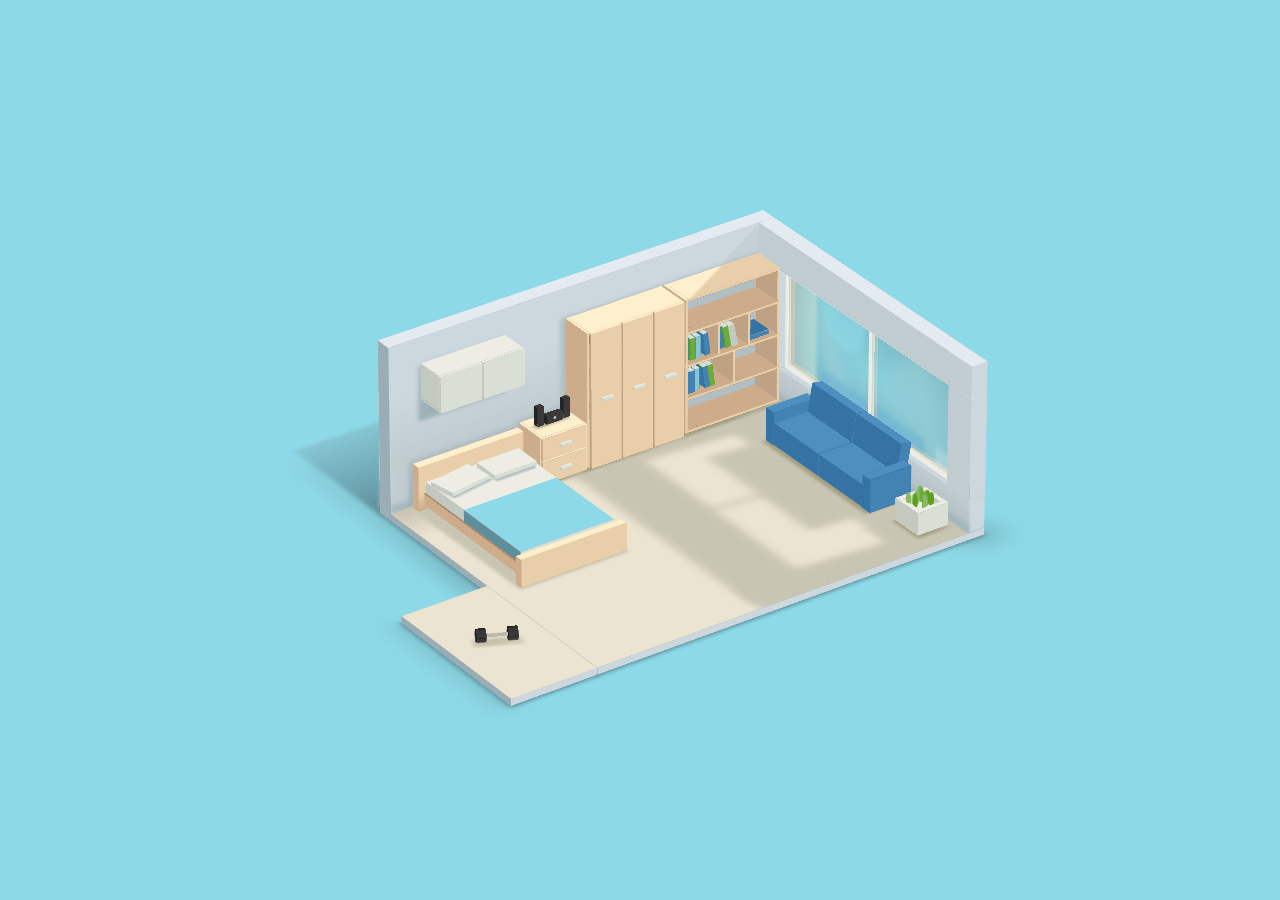
<file: Project1/index.html>
<!DOCTYPE html>
<html lang="en" >
<head>
  <meta charset="UTF-8">
  <title>3D CSS Bedroom</title>
  <link rel="stylesheet" href="./style.css">

</head>
<body>
<!-- partial:index.partial.html -->
<audio id="audio">
  <source src="https://raw.githubusercontent.com/ricardoolivaalonso/recursos/master/radio/radio.mp3" type="audio/mpeg"/>
</audio>
<audio id="audio2">
  <source src="https://raw.githubusercontent.com/ricardoolivaalonso/Codepen/master/Bedroom/sounds/librero.mp3" type="audio/mpeg"/>
</audio>
<audio id="audio3">
  <source src="https://raw.githubusercontent.com/ricardoolivaalonso/Codepen/master/Bedroom/sounds/repisa.mp3" type="audio/mpeg"/>
</audio>
<audio id="audio4">
  <source src="https://raw.githubusercontent.com/ricardoolivaalonso/Codepen/master/Bedroom/sounds/buro.mp3" type="audio/mpeg"/>
</audio>
<div class="shadows rb">
  <div class="shadow6"> </div>
  <div class="shadow5"> </div>
  <div class="shadow4"></div>
  <div class="shadow1"></div>
  <div class="shadow2"></div>
  <div class="shadow3"></div>
</div>
<div class="room rb">
  <div class="at">
    <div class="at__front face"> </div>
    <div class="at__back face"> </div>
    <div class="at__right face"> </div>
    <div class="at__left face"> </div>
    <div class="at__top face"> 
      <div class="os os1"></div>
      <div class="os os2"></div>
      <div class="ws1 ws"></div>
      <div class="ws2 ws"></div>
      <div class="ws3 ws"></div>
      <div class="ws4 ws"></div>
      <div class="ws5 ws"></div>
      <div class="ws6 ws"></div>
      <div class="ws7 ws"></div>
    </div>
    <div class="at__bottom face"> </div>
  </div>
  <div class="ab">
    <div class="ab__front face"> </div>
    <div class="ab__back face"> </div>
    <div class="ab__right face"> </div>
    <div class="ab__left face"> </div>
    <div class="ab__top face"> </div>
    <div class="ab__bottom face"> </div>
  </div>
  <div class="bb">
    <div class="bb__front face"> 
      <div class="os os1"></div>
      <div class="os os2"></div>
    </div>
    <div class="bb__back face"> </div>
    <div class="bb__right face"> </div>
    <div class="bb__left face"> </div>
    <div class="bb__top face"> </div>
    <div class="bb__bottom face"> </div>
  </div>
  <div class="bt">
    <div class="bt__front face"> </div>
    <div class="bt__back face"> </div>
    <div class="bt__right face"> </div>
    <div class="bt__left face"> </div>
    <div class="bt__top face"> </div>
    <div class="bt__bottom face"> </div>
  </div>
  <div class="bbl">
    <div class="bbl__front face"> </div>
    <div class="bbl__back face"> </div>
    <div class="bbl__right face"> </div>
    <div class="bbl__left face"> </div>
    <div class="bbl__top face"> </div>
    <div class="bbl__bottom face"> </div>
  </div>
  <div class="bbr">
    <div class="bbr__front face"> </div>
    <div class="bbr__back face"> </div>
    <div class="bbr__right face"> </div>
    <div class="bbr__left face"> </div>
    <div class="bbr__top face"> </div>
    <div class="bbr__bottom face"> </div>
  </div>
  <div class="bl">
    <div class="bl__front face"> </div>
    <div class="bl__back face"> </div>
    <div class="bl__right face"> 
      <div class="os0"></div>
      <div class="os os1"></div>
      <div class="os os2"></div>
      <div class="os os3"></div>
      <div class="os os4"></div>
      <div class="os os5"></div>
      <div class="os os6"></div>
    </div>
    <div class="bl__left face"> 
      <div class="os os1"></div>
    </div>
    <div class="bl__top face"> </div>
    <div class="bl__bottom face"> </div>
  </div>
  <div class="ventana">
    <div class="ventana__back face"> 
      <div class="lg lg1"></div>
      <div class="lg lg2"></div>
      <div class="vs vs1"></div>
      <div class="vs vs2"></div>
      <div class="vs vs3"></div>
      <div class="vs vs4"></div>
    </div>
    <div class="ventana-l">
      <div class="ventana-l__front face"> </div>
      <div class="ventana-l__back face"> </div>
      <div class="ventana-l__right face"> </div>
      <div class="ventana-l__left face"> </div>
      <div class="ventana-l__top face"> </div>
      <div class="ventana-l__bottom face"> </div>
    </div>
    <div class="ventana-c">
      <div class="ventana-c__front face"> </div>
      <div class="ventana-c__back face"> </div>
      <div class="ventana-c__right face"> </div>
      <div class="ventana-c__left face"> </div>
      <div class="ventana-c__top face"> </div>
      <div class="ventana-c__bottom face"> </div>
    </div>
    <div class="ventana-r">
      <div class="ventana-r__front face"> </div>
      <div class="ventana-r__back face"> </div>
      <div class="ventana-r__right face"> </div>
      <div class="ventana-r__left face"> </div>
      <div class="ventana-r__top face"> </div>
      <div class="ventana-r__bottom face"> </div>
    </div>
    <div class="ventana-t">
      <div class="ventana-t__front face"> </div>
      <div class="ventana-t__back face"> </div>
      <div class="ventana-t__right face"> </div>
      <div class="ventana-t__left face"> </div>
      <div class="ventana-t__top face"> </div>
      <div class="ventana-t__bottom face"> </div>
    </div>
    <div class="ventana-b">
      <div class="ventana-b__front face"> </div>
      <div class="ventana-b__back face"> </div>
      <div class="ventana-b__right face"> </div>
      <div class="ventana-b__left face"> </div>
      <div class="ventana-b__top face"> </div>
      <div class="ventana-b__bottom face"> </div>
    </div>
  </div>
  <div class="cama">
    <div class="fs"></div>
    <div class="cama-al">
      <div class="cama-al__front face"> </div>
      <div class="cama-al__back face"> </div>
      <div class="cama-al__right face"> </div>
      <div class="cama-al__left face"> </div>
      <div class="cama-al__top face"> </div>
      <div class="cama-al__bottom face"> </div>
    </div>
    <div class="cama-ac">
      <div class="cama-ac__front face"> </div>
      <div class="cama-ac__back face"> </div>
      <div class="cama-ac__right face"> </div>
      <div class="cama-ac__left face"> </div>
      <div class="cama-ac__top face"> </div>
      <div class="cama-ac__bottom face"> </div>
    </div>
    <div class="cama-ar">
      <div class="cama-ar__front face"> </div>
      <div class="cama-ar__back face"> </div>
      <div class="cama-ar__right face"> </div>
      <div class="cama-ar__left face"> </div>
      <div class="cama-ar__top face"> </div>
      <div class="cama-ar__bottom face"> </div>
    </div>
    <div class="cama-bc">
      <div class="cama-bc__front face"> </div>
      <div class="cama-bc__back face"> </div>
      <div class="cama-bc__right face"> </div>
      <div class="cama-bc__left face"> </div>
      <div class="cama-bc__top face"> </div>
      <div class="cama-bc__bottom face"> </div>
    </div>
    <div class="cama-almos">
      <div class="cama-almo">
        <div class="cama-almo__sh face"> </div>
        <div class="cama-almo__front face"> </div>
        <div class="cama-almo__back face"> </div>
        <div class="cama-almo__right face"> </div>
        <div class="cama-almo__left face"> </div>
        <div class="cama-almo__top face"> </div>
        <div class="cama-almo__bottom face"> </div>
      </div>
      <div class="cama-almo">
        <div class="cama-almo__sh face"> </div>
        <div class="cama-almo__front face"> </div>
        <div class="cama-almo__back face"> </div>
        <div class="cama-almo__right face"> </div>
        <div class="cama-almo__left face"> </div>
        <div class="cama-almo__top face"> </div>
        <div class="cama-almo__bottom face"> </div>
      </div>
    </div>
  </div>
  <div class="repisa">
    <div class="repisa-base"></div>
    <div class="repisa-t">
      <div class="repisa-t__front face"> </div>
      <div class="repisa-t__back face"> </div>
      <div class="repisa-t__right face"> </div>
      <div class="repisa-t__left face"> </div>
      <div class="repisa-t__top face"> </div>
      <div class="repisa-t__bottom face"> </div>
    </div>
    <div class="repisa-b">
      <div class="repisa-b__front face"> </div>
      <div class="repisa-b__back face"> </div>
      <div class="repisa-b__right face"> </div>
      <div class="repisa-b__left face"> </div>
      <div class="repisa-b__top face"> </div>
      <div class="repisa-b__bottom face"> </div>
    </div>
    <div class="repisa-l">
      <div class="repisa-l__front face"> </div>
      <div class="repisa-l__back face"> </div>
      <div class="repisa-l__right face"> </div>
      <div class="repisa-l__left face"> </div>
      <div class="repisa-l__top face"> </div>
      <div class="repisa-l__bottom face"> </div>
    </div>
    <div class="repisa-r">
      <div class="repisa-r__front face"> </div>
      <div class="repisa-r__back face"> </div>
      <div class="repisa-r__right face"> </div>
      <div class="repisa-r__left face"> </div>
      <div class="repisa-r__top face"> </div>
      <div class="repisa-r__bottom face"> </div>
    </div>
    <div class="repisa-c">
      <div class="repisa-c__front face"> </div>
      <div class="repisa-c__back face"> </div>
      <div class="repisa-c__right face"> </div>
      <div class="repisa-c__left face"> </div>
      <div class="repisa-c__top face"> </div>
      <div class="repisa-c__bottom face"> </div>
    </div>
    <div class="repisa-puertas" id="repisa">
      <div class="repisa-puerta repisa-p">
        <div class="repisa-puerta__front face"> </div>
        <div class="repisa-puerta__back face"> </div>
        <div class="repisa-puerta__right face"> </div>
        <div class="repisa-puerta__left face"> </div>
        <div class="repisa-puerta__top face"> </div>
        <div class="repisa-puerta__bottom face"> </div>
      </div>
      <div class="repisa-puerta">
        <div class="repisa-puerta__front face"> </div>
        <div class="repisa-puerta__back face"> </div>
        <div class="repisa-puerta__right face"> </div>
        <div class="repisa-puerta__left face"> </div>
        <div class="repisa-puerta__top face"> </div>
        <div class="repisa-puerta__bottom face"> </div>
      </div>
    </div>
  </div>
  <div class="buro" id="buro">
    <div class="fs"></div>
    <div class="buro-t">
      <div class="buro-t__front face"> </div>
      <div class="buro-t__back face"> </div>
      <div class="buro-t__right face"> </div>
      <div class="buro-t__left face"> </div>
      <div class="buro-t__top face"> </div>
      <div class="buro-t__bottom face"> </div>
    </div>
    <div class="buro-b">
      <div class="buro-b__front face"> </div>
      <div class="buro-b__back face"> </div>
      <div class="buro-b__right face"> </div>
      <div class="buro-b__left face"> </div>
      <div class="buro-b__top face"> </div>
      <div class="buro-b__bottom face"> </div>
    </div>
    <div class="buro-c">
      <div class="buro-c__front face"> </div>
      <div class="buro-c__back face"> </div>
      <div class="buro-c__right face"> </div>
      <div class="buro-c__left face"> </div>
      <div class="buro-c__top face"> </div>
      <div class="buro-c__bottom face"> </div>
    </div>
    <div class="buro-l">
      <div class="buro-l__front face"> </div>
      <div class="buro-l__back face"> </div>
      <div class="buro-l__right face"> </div>
      <div class="buro-l__left face"> </div>
      <div class="buro-l__top face"> </div>
      <div class="buro-l__bottom face"> </div>
    </div>
    <div class="buro-r">
      <div class="buro-r__front face"> </div>
      <div class="buro-r__back face"> </div>
      <div class="buro-r__right face"> </div>
      <div class="buro-r__left face"> </div>
      <div class="buro-r__top face"> </div>
      <div class="buro-r__bottom face">      </div>
    </div>
    <div class="buro-puertas">
      <div class="buro-puerta">
        <div class="buro-puerta__front face"> </div>
        <div class="buro-puerta__back face"> </div>
        <div class="buro-puerta__right face flex"> 
          <div class="manija">
            <div class="manija__front face"> </div>
            <div class="manija__back face"> </div>
            <div class="manija__right face"> </div>
            <div class="manija__left face"> </div>
            <div class="manija__top face"> </div>
            <div class="manija__bottom face"></div>
          </div>
        </div>
        <div class="buro-puerta__left face"> </div>
        <div class="buro-puerta__top face"> </div>
        <div class="buro-puerta__bottom face"> </div>
      </div>
      <div class="buro-puerta">
        <div class="buro-puerta__front face"> </div>
        <div class="buro-puerta__back face"> </div>
        <div class="buro-puerta__right face flex">
          <div class="manija">
            <div class="manija__front face"> </div>
            <div class="manija__back face"> </div>
            <div class="manija__right face"> </div>
            <div class="manija__left face"> </div>
            <div class="manija__top face"> </div>
            <div class="manija__bottom face"></div>
          </div>
        </div>
        <div class="buro-puerta__left face"> </div>
        <div class="buro-puerta__top face"> </div>
        <div class="buro-puerta__bottom face"> </div>
      </div>
    </div>
  </div>
  <div class="bocina" id="bocina">
    <div class="fs"></div>
    <div class="bocina-l bocina-a">
      <div class="bocina-l__front face"> </div>
      <div class="bocina-l__back face"> </div>
      <div class="bocina-l__right face"> </div>
      <div class="bocina-l__left face"> </div>
      <div class="bocina-l__top face"> </div>
      <div class="oocina-l__bottom face"> </div>
    </div>
    <div class="bocina-stereo">
      <div class="bocina-stereo__front face"> </div>
      <div class="bocina-stereo__back face"> </div>
      <div class="bocina-stereo__right face"> </div>
      <div class="bocina-stereo__left face"> </div>
      <div class="bocina-stereo__top face"> </div>
      <div class="bocina-stereo__bottom face"> </div>
    </div>
    <div class="bocina-r bocina-a">
      <div class="bocina-r__front face"> </div>
      <div class="bocina-r__back face"> </div>
      <div class="bocina-r__right face"> </div>
      <div class="bocina-r__left face"> </div>
      <div class="bocina-r__top face"> </div>
      <div class="oocina-r__bottom face"> </div>
    </div>
  </div>
  <div class="libros">
    <div class="libro libro--azul">
      <div class="libro__front face"> </div>
      <div class="libro__back face"> </div>
      <div class="libro__right face"> </div>
      <div class="libro__left face"> </div>
      <div class="libro__top face"> </div>
      <div class="libro__bottom face"> </div>
    </div>
    <div class="libro libro--verde">
      <div class="libro__front face"> </div>
      <div class="libro__back face"> </div>
      <div class="libro__right face"> </div>
      <div class="libro__left face"> </div>
      <div class="libro__top face"> </div>
      <div class="libro__bottom face"> </div>
    </div>
    <div class="libro libro--amarillo">
      <div class="libro__front face"> </div>
      <div class="libro__back face"> </div>
      <div class="libro__right face"> </div>
      <div class="libro__left face"> </div>
      <div class="libro__top face"> </div>
      <div class="libro__bottom face"> </div>
    </div>
    <div class="libro libro--azul">
      <div class="libro__front face"> </div>
      <div class="libro__back face"> </div>
      <div class="libro__right face"> </div>
      <div class="libro__left face"> </div>
      <div class="libro__top face"> </div>
      <div class="libro__bottom face"> </div>
    </div>
    <div class="libro libro--azul">
      <div class="libro__front face"> </div>
      <div class="libro__back face"> </div>
      <div class="libro__right face"> </div>
      <div class="libro__left face"> </div>
      <div class="libro__top face"> </div>
      <div class="libro__bottom face"> </div>
    </div>
    <div class="libro libro--verde">
      <div class="libro__front face"> </div>
      <div class="libro__back face"> </div>
      <div class="libro__right face"> </div>
      <div class="libro__left face"> </div>
      <div class="libro__top face"> </div>
      <div class="libro__bottom face"> </div>
    </div>
    <div class="libro libro--blanco">
      <div class="libro__front face"> </div>
      <div class="libro__back face"> </div>
      <div class="libro__right face"> </div>
      <div class="libro__left face"> </div>
      <div class="libro__top face"> </div>
      <div class="libro__bottom face"> </div>
    </div>
    <div class="libro libro--azul">
      <div class="libro__front face"> </div>
      <div class="libro__back face"> </div>
      <div class="libro__right face"> </div>
      <div class="libro__left face"> </div>
      <div class="libro__top face"> </div>
      <div class="libro__bottom face"> </div>
    </div>
    <div class="libro libro--azul">
      <div class="libro__front face"> </div>
      <div class="libro__back face"> </div>
      <div class="libro__right face"> </div>
      <div class="libro__left face"> </div>
      <div class="libro__top face"> </div>
      <div class="libro__bottom face"> </div>
    </div>
    <div class="libro libro--azul">
      <div class="libro__front face"> </div>
      <div class="libro__back face"> </div>
      <div class="libro__right face"> </div>
      <div class="libro__left face"> </div>
      <div class="libro__top face"> </div>
      <div class="libro__bottom face"> </div>
    </div>
    <div class="libro libro--amarillo">
      <div class="libro__front face"> </div>
      <div class="libro__back face"> </div>
      <div class="libro__right face"> </div>
      <div class="libro__left face"> </div>
      <div class="libro__top face"> </div>
      <div class="libro__bottom face"> </div>
    </div>
    <div class="libro libro--azul">
      <div class="libro__front face"> </div>
      <div class="libro__back face"> </div>
      <div class="libro__right face"> </div>
      <div class="libro__left face"> </div>
      <div class="libro__top face"> </div>
      <div class="libro__bottom face"> </div>
    </div>
    <div class="libro libro--verde">
      <div class="libro__front face"> </div>
      <div class="libro__back face"> </div>
      <div class="libro__right face"> </div>
      <div class="libro__left face"> </div>
      <div class="libro__top face"> </div>
      <div class="libro__bottom face"> </div>
    </div>
  </div>
  <div class="sillon">
    <div class="fs"></div>
    <div class="sillon-l">
      <div class="sillon-l__front face"> </div>
      <div class="sillon-l__back face"> </div>
      <div class="sillon-l__right face"> </div>
      <div class="sillon-l__left face"> </div>
      <div class="sillon-l__top face"> </div>
      <div class="sillon-l__bottom face"> </div>
    </div>
    <div class="sillon-r">
      <div class="sillon-r__front face"> </div>
      <div class="sillon-r__back face"> </div>
      <div class="sillon-r__right face"> </div>
      <div class="sillon-r__left face"> </div>
      <div class="sillon-r__top face"> </div>
      <div class="sillon-r__bottom face"> </div>
    </div>
    <div class="sillon-c">
      <div class="sillon-c__front face"> </div>
      <div class="sillon-c__back face"> </div>
      <div class="sillon-c__right face"> </div>
      <div class="sillon-c__left face"> </div>
      <div class="sillon-c__top face"> </div>
      <div class="sillon-c__bottom face"> </div>
    </div>
    <div class="sillon-c2">
      <div class="sillon-c2__front face"> </div>
      <div class="sillon-c2__back face"> </div>
      <div class="sillon-c2__right face"> </div>
      <div class="sillon-c2__left face"> </div>
      <div class="sillon-c2__top face"> </div>
      <div class="sillon-c2__bottom face"> </div>
    </div>
    <div class="sillon-b">
      <div class="sillon-b__front face"> </div>
      <div class="sillon-b__back face"> </div>
      <div class="sillon-b__right face"> </div>
      <div class="sillon-b__left face"> </div>
      <div class="sillon-b__top face"> </div>
      <div class="sillon-b__bottom face"> </div>
    </div>
    <div class="sillon-b2">
      <div class="sillon-b2__front face"> </div>
      <div class="sillon-b2__back face"> </div>
      <div class="sillon-b2__right face"> </div>
      <div class="sillon-b2__left face"> </div>
      <div class="sillon-b2__top face"> </div>
      <div class="sillon-b2__bottom face"> </div>
    </div>
  </div>
  <div class="libreros">
    <div class="librero">
      <div class="fs"></div>
      <div class="librero-t">
        <div class="librero-t__front face"> </div>
        <div class="librero-t__back face"> </div>
        <div class="librero-t__right face"> </div>
        <div class="librero-t__left face"> </div>
        <div class="librero-t__top face"> </div>
        <div class="librero-t__bottom face"> </div>
      </div>
      <div class="librero-b">
        <div class="librero-b__front face"> </div>
        <div class="librero-b__back face"> </div>
        <div class="librero-b__right face"> </div>
        <div class="librero-b__left face"> </div>
        <div class="librero-b__top face"> </div>
        <div class="librero-b__bottom face"> </div>
      </div>
      <div class="librero-m1">
        <div class="librero-m1__front face"> </div>
        <div class="librero-m1__back face"> </div>
        <div class="librero-m1__right face"> </div>
        <div class="librero-m1__left face"> </div>
        <div class="librero-m1__top face"> </div>
        <div class="librero-m1__bottom face"> </div>
      </div>
      <div class="librero-m2">
        <div class="librero-m2__front face"> </div>
        <div class="librero-m2__back face"> </div>
        <div class="librero-m2__right face"> </div>
        <div class="librero-m2__left face"> </div>
        <div class="librero-m2__top face"> </div>
        <div class="librero-m2__bottom face"> </div>
      </div>
      <div class="librero-m3">
        <div class="librero-m3__front face"> </div>
        <div class="librero-m3__back face"> </div>
        <div class="librero-m3__right face"> </div>
        <div class="librero-m3__left face"> </div>
        <div class="librero-m3__top face"> </div>
        <div class="librero-m3__bottom face"> </div>
      </div>
      <div class="librero-l">
        <div class="librero-l__front face"> </div>
        <div class="librero-l__back face"> </div>
        <div class="librero-l__right face"> </div>
        <div class="librero-l__left face"> </div>
        <div class="librero-l__top face"> </div>
        <div class="librero-l__bottom face"> </div>
      </div>
      <div class="librero-l1">
        <div class="librero-l1__front face"> </div>
        <div class="librero-l1__back face"> </div>
        <div class="librero-l1__right face"> </div>
        <div class="librero-l1__left face"> </div>
        <div class="librero-l1__top face"> </div>
        <div class="librero-l1__bottom face"> </div>
      </div>
      <div class="librero-l2">
        <div class="librero-l2__front face"> </div>
        <div class="librero-l2__back face"> </div>
        <div class="librero-l2__right face"> </div>
        <div class="librero-l2__left face"> </div>
        <div class="librero-l2__top face"> </div>
        <div class="librero-l2__bottom face"> </div>
      </div>
      <div class="librero-l3">
        <div class="librero-l3__front face"> </div>
        <div class="librero-l3__back face"> </div>
        <div class="librero-l3__right face"> </div>
        <div class="librero-l3__left face"> </div>
        <div class="librero-l3__top face"> </div>
        <div class="librero-l3__bottom face"> </div>
      </div>
      <div class="librero-r">
        <div class="librero-r__front face"> </div>
        <div class="librero-r__back face"> </div>
        <div class="librero-r__right face"> </div>
        <div class="librero-r__left face"> </div>
        <div class="librero-r__top face"> </div>
        <div class="librero-r__bottom face">      </div>
      </div>
    </div>
    <div class="librero" id="librero">
      <div class="fs"></div>
      <div class="librero-base"></div>
      <div class="librero-t">
        <div class="librero-t__front face"> </div>
        <div class="librero-t__back face"> </div>
        <div class="librero-t__right face"> </div>
        <div class="librero-t__left face"> </div>
        <div class="librero-t__top face"> </div>
        <div class="librero-t__bottom face"> </div>
      </div>
      <div class="librero-b">
        <div class="librero-b__front face"> </div>
        <div class="librero-b__back face"> </div>
        <div class="librero-b__right face"> </div>
        <div class="librero-b__left face"> </div>
        <div class="librero-b__top face"> </div>
        <div class="librero-b__bottom face"> </div>
      </div>
      <div class="librero-m1">
        <div class="librero-m1__front face"> </div>
        <div class="librero-m1__back face"> </div>
        <div class="librero-m1__right face"> </div>
        <div class="librero-m1__left face"> </div>
        <div class="librero-m1__top face"> </div>
        <div class="librero-m1__bottom face"> </div>
      </div>
      <div class="librero-m2">
        <div class="librero-m2__front face"> </div>
        <div class="librero-m2__back face"> </div>
        <div class="librero-m2__right face"> </div>
        <div class="librero-m2__left face"> </div>
        <div class="librero-m2__top face"> </div>
        <div class="librero-m2__bottom face"> </div>
      </div>
      <div class="librero-m3">
        <div class="librero-m3__front face"> </div>
        <div class="librero-m3__back face"> </div>
        <div class="librero-m3__right face"> </div>
        <div class="librero-m3__left face"> </div>
        <div class="librero-m3__top face"> </div>
        <div class="librero-m3__bottom face"> </div>
      </div>
      <div class="librero-l">
        <div class="librero-l__front face"> </div>
        <div class="librero-l__back face"> </div>
        <div class="librero-l__right face"> </div>
        <div class="librero-l__left face"> </div>
        <div class="librero-l__top face"> </div>
        <div class="librero-l__bottom face"> </div>
      </div>
      <div class="librero-r1">
        <div class="librero-r1__front face"> </div>
        <div class="librero-r1__back face"> </div>
        <div class="librero-r1__right face flex"> 
          <div class="manija">
            <div class="manija__front face"> </div>
            <div class="manija__back face"> </div>
            <div class="manija__right face"> </div>
            <div class="manija__left face"> </div>
            <div class="manija__top face"> </div>
            <div class="manija__bottom face"> </div>
          </div>
        </div>
        <div class="librero-r1__left face"> </div>
        <div class="librero-r1__top face"> </div>
        <div class="librero-r1__bottom face"> </div>
      </div>
      <div class="librero-r2">
        <div class="librero-r2__front face"> </div>
        <div class="librero-r2__back face"> </div>
        <div class="librero-r2__right face flex">
          <div class="manija">
            <div class="manija__front face"> </div>
            <div class="manija__back face"> </div>
            <div class="manija__right face"> </div>
            <div class="manija__left face"> </div>
            <div class="manija__top face"> </div>
            <div class="manija__bottom face"> </div>
          </div>
        </div>
        <div class="librero-r2__left face"> </div>
        <div class="librero-r2__top face"> </div>
        <div class="librero-r2__bottom face"> </div>
      </div>
      <div class="librero-r3">
        <div class="librero-r3__front face"> </div>
        <div class="librero-r3__back face"> </div>
        <div class="librero-r3__right face flex">
          <div class="manija">
            <div class="manija__front face"> </div>
            <div class="manija__back face"> </div>
            <div class="manija__right face"> </div>
            <div class="manija__left face"> </div>
            <div class="manija__top face"> </div>
            <div class="manija__bottom face"> </div>
          </div>
        </div>
        <div class="librero-r3__left face"> </div>
        <div class="librero-r3__top face"> </div>
        <div class="librero-r3__bottom face"> </div>
      </div>
      <div class="librero-r">
        <div class="librero-r__front face"> </div>
        <div class="librero-r__back face"> </div>
        <div class="librero-r__right face"></div>
        <div class="librero-r__left face"> </div>
        <div class="librero-r__top face"> </div>
        <div class="librero-r__bottom face">      </div>
      </div>
    </div>
  </div>
  <div class="arbustos">
    <div class="fs"></div>
    <div class="arbusto flex face">
      <div class="arbusto-el flex face">
        <div class="arbusto-el__front face"> </div>
        <div class="arbusto-el__back face"> </div>
        <div class="arbusto-el__right face"> </div>
        <div class="arbusto-el__left face"> </div>
        <div class="arbusto-el__top face"> </div>
        <div class="arbusto-el__bottom face"> </div>
      </div>
      <div class="arbusto-el flex face">
        <div class="arbusto-el__front face"> </div>
        <div class="arbusto-el__back face"> </div>
        <div class="arbusto-el__right face"> </div>
        <div class="arbusto-el__left face"> </div>
        <div class="arbusto-el__top face"> </div>
        <div class="arbusto-el__bottom face"> </div>
      </div>
      <div class="arbusto-el flex face">
        <div class="arbusto-el__front face"> </div>
        <div class="arbusto-el__back face"> </div>
        <div class="arbusto-el__right face"> </div>
        <div class="arbusto-el__left face"> </div>
        <div class="arbusto-el__top face"> </div>
        <div class="arbusto-el__bottom face"> </div>
      </div>
      <div class="arbusto-el flex face">
        <div class="arbusto-el__front face"> </div>
        <div class="arbusto-el__back face"> </div>
        <div class="arbusto-el__right face"> </div>
        <div class="arbusto-el__left face"> </div>
        <div class="arbusto-el__top face"> </div>
        <div class="arbusto-el__bottom face"> </div>
      </div>
    </div>
    <div class="arbusto flex face">
      <div class="arbusto-el flex face">
        <div class="arbusto-el__front face"> </div>
        <div class="arbusto-el__back face"> </div>
        <div class="arbusto-el__right face"> </div>
        <div class="arbusto-el__left face"> </div>
        <div class="arbusto-el__top face"> </div>
        <div class="arbusto-el__bottom face"> </div>
      </div>
      <div class="arbusto-el flex face">
        <div class="arbusto-el__front face"> </div>
        <div class="arbusto-el__back face"> </div>
        <div class="arbusto-el__right face"> </div>
        <div class="arbusto-el__left face"> </div>
        <div class="arbusto-el__top face"> </div>
        <div class="arbusto-el__bottom face"> </div>
      </div>
      <div class="arbusto-el flex face">
        <div class="arbusto-el__front face"> </div>
        <div class="arbusto-el__back face"> </div>
        <div class="arbusto-el__right face"> </div>
        <div class="arbusto-el__left face"> </div>
        <div class="arbusto-el__top face"> </div>
        <div class="arbusto-el__bottom face"> </div>
      </div>
      <div class="arbusto-el flex face">
        <div class="arbusto-el__front face"> </div>
        <div class="arbusto-el__back face"> </div>
        <div class="arbusto-el__right face"> </div>
        <div class="arbusto-el__left face"> </div>
        <div class="arbusto-el__top face"> </div>
        <div class="arbusto-el__bottom face"> </div>
      </div>
    </div>
    <div class="arbusto2 flex face">
      <div class="arbusto2-el flex face">
        <div class="arbusto2-el__front face"> </div>
        <div class="arbusto2-el__back face"> </div>
        <div class="arbusto2-el__right face"> </div>
        <div class="arbusto2-el__left face"> </div>
        <div class="arbusto2-el__top face"> </div>
        <div class="arbusto2-el__bottom face"> </div>
      </div>
      <div class="arbusto2-el flex face">
        <div class="arbusto2-el__front face"> </div>
        <div class="arbusto2-el__back face"> </div>
        <div class="arbusto2-el__right face"> </div>
        <div class="arbusto2-el__left face"> </div>
        <div class="arbusto2-el__top face"> </div>
        <div class="arbusto2-el__bottom face"> </div>
      </div>
      <div class="arbusto2-el flex face">
        <div class="arbusto2-el__front face"> </div>
        <div class="arbusto2-el__back face"> </div>
        <div class="arbusto2-el__right face"> </div>
        <div class="arbusto2-el__left face"> </div>
        <div class="arbusto2-el__top face"> </div>
        <div class="arbusto2-el__bottom face"> </div>
      </div>
      <div class="arbusto2-el flex face">
        <div class="arbusto2-el__front face"> </div>
        <div class="arbusto2-el__back face"> </div>
        <div class="arbusto2-el__right face"> </div>
        <div class="arbusto2-el__left face"> </div>
        <div class="arbusto2-el__top face"> </div>
        <div class="arbusto2-el__bottom face"> </div>
      </div>
    </div>
  </div>
  <div class="maceta">
    <div class="fs"></div>
    <div class="maceta-base">
      <div class="maceta-hoja"></div>
      <div class="maceta-hoja"></div>
      <div class="maceta-hoja"></div>
      <div class="maceta-hoja"></div>
      <div class="maceta-hoja"></div>
      <div class="maceta-hoja"></div>
      <div class="maceta-hoja"></div>
      <div class="maceta-hoja"></div>
      <div class="maceta-hoja"></div>
      <div class="maceta-hoja"></div>
      <div class="maceta-hoja"></div>
      <div class="maceta-hoja"></div>
      <div class="maceta-hoja"></div>
      <div class="maceta-hoja"></div>
      <div class="maceta-hoja"></div>
    </div>
    <div class="maceta-l">
      <div class="maceta-l__front face"> </div>
      <div class="maceta-l__back face"> </div>
      <div class="maceta-l__right face"> </div>
      <div class="maceta-l__left face"> </div>
      <div class="maceta-l__top face"> </div>
      <div class="maceta-l__bottom face"> </div>
    </div>
    <div class="maceta-r">
      <div class="maceta-r__front face"> </div>
      <div class="maceta-r__back face"> </div>
      <div class="maceta-r__right face"> </div>
      <div class="maceta-r__left face"> </div>
      <div class="maceta-r__top face"> </div>
      <div class="maceta-r__bottom face"> </div>
    </div>
    <div class="maceta-t">
      <div class="maceta-t__front face"> </div>
      <div class="maceta-t__back face"> </div>
      <div class="maceta-t__right face"> </div>
      <div class="maceta-t__left face"> </div>
      <div class="maceta-t__top face"> </div>
      <div class="maceta-t__bottom face"> </div>
    </div>
    <div class="maceta-b">
      <div class="maceta-b__front face"> </div>
      <div class="maceta-b__back face"> </div>
      <div class="maceta-b__right face"> </div>
      <div class="maceta-b__left face"> </div>
      <div class="maceta-b__top face"> </div>
      <div class="maceta-b__bottom face"> </div>
    </div>
  </div>
</div>
<!-- partial -->
  <script  src="./script.js"></script>

</body>
</html>
</file>
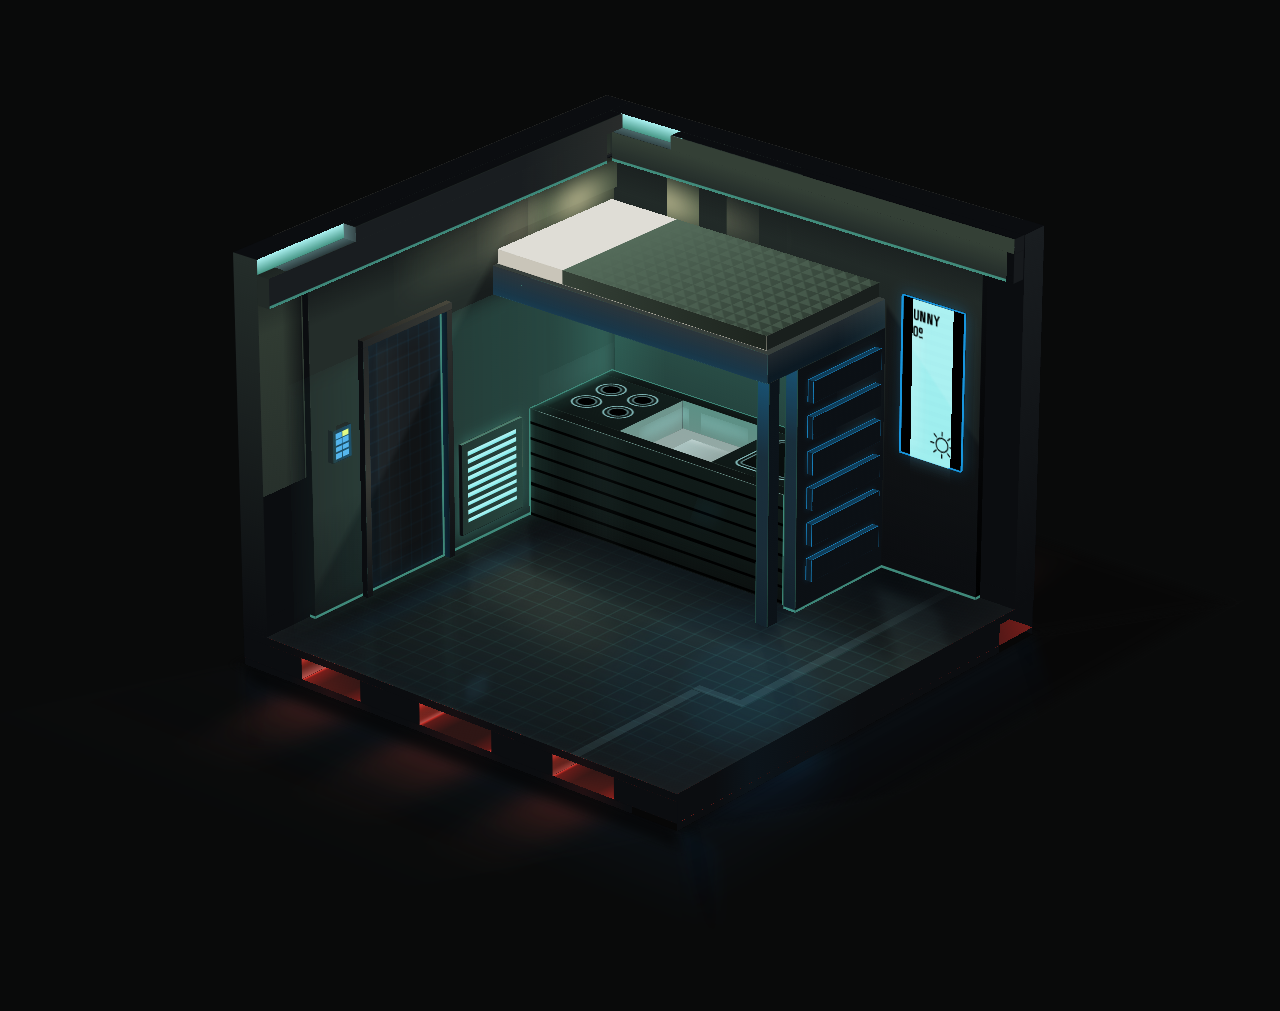
<file: Project2/index.html>
<!DOCTYPE html>
<html lang="en" >
<head>
  <meta charset="UTF-8">
  <title>3D Futuristic Room - Pure CSS</title>
  <meta name="viewport" content="width=device-width, initial-scale=1">
<link rel="preconnect" href="https://fonts.googleapis.com">
<link rel="preconnect" href="https://fonts.gstatic.com" crossorigin>
<link href="https://fonts.googleapis.com/css2?family=Share+Tech&display=swap" rel="stylesheet"><link rel="stylesheet" href="./style.css">

</head>
<body>
<!-- partial:index.partial.html -->
<audio id="a">
  <source src="https://rawcdn.githack.com/ricardoolivaalonso/Codepen/cc4996b50006214d2f3a1e8059bee90a7455d298/Space/audio.mp3" type="audio/mpeg"/>
</audio>
<div class="main" id="h">
  <div class="shadows">
    <div class="reflex reflex-04"></div>
    <div class="shadow shadow-01"></div>
    <div class="shadow shadow-02"></div>
    <div class="reflex reflex-02"></div>
    <div class="reflex reflex-03"></div>
    <div class="light light-04"></div>
    <div class="light light-01"></div>
    <div class="light light-02"></div>
    <div class="light light-03"></div>
    <div class="light light-05"></div>
    <div class="light light-06"></div>
    <div class="light light-07"></div>
    <div class="reflex reflex-01"></div>
  </div>
  <div class="floor-bottom">
    <div class="floor-bottom__front face"> </div>
    <div class="floor-bottom__back face"> </div>
    <div class="floor-bottom__right face"> </div>
    <div class="floor-bottom__left face"> </div>
    <div class="floor-bottom__top face"> </div>
    <div class="floor-bottom__bottom face"> </div>
  </div>
  <div class="floor-a">
    <div class="floor-a__front face"> </div>
    <div class="floor-a__back face"> </div>
    <div class="floor-a__right face"> </div>
    <div class="floor-a__left face"> </div>
  </div>
  <div class="floor-b">
    <div class="floor-b__front face"> </div>
    <div class="floor-b__back face"> </div>
    <div class="floor-b__right face"> </div>
    <div class="floor-b__left face"> </div>
  </div>
  <div class="floor-c">
    <div class="floor-c__front face"> </div>
    <div class="floor-c__back face"> </div>
    <div class="floor-c__right face"> </div>
    <div class="floor-c__left face"> </div>
  </div>
  <div class="floor-d">
    <div class="floor-d__front face"> </div>
    <div class="floor-d__back face"> </div>
    <div class="floor-d__right face"> </div>
    <div class="floor-d__left face"> </div>
  </div>
  <div class="floor-top">
    <div class="floor-top__front face"> </div>
    <div class="floor-top__back face"> </div>
    <div class="floor-top__right face"> </div>
    <div class="floor-top__left face"> </div>
    <div class="floor-top__top face"> 
      <div class="lightft-02 lightft"></div>
      <div class="lightft-03 lightft"></div>
      <div class="lightft-09 lightft"></div>
      <div class="lightft-04 lightft"></div>
      <div class="lightft-05 lightft"></div>
      <div class="lightft-06 lightft"></div>
      <div class="lightft-07 lightft"></div>
      <div class="lightft-08 lightft"></div>
      <div class="lightft-10 lightft"></div>
      <div class="lightft-11 lightft"></div>
      <div class="lightft-12 lightft"></div>
      <div class="lightft-01 lightft"></div>
    </div>
    <div class="floor-top__bottom face"> </div>
  </div>
  <div class="wall-left">
    <div class="wall-left__front face"> </div>
    <div class="wall-left__back face"> </div>
    <div class="wall-left__right face"> </div>
    <div class="wall-left__left face"> </div>
    <div class="wall-left__top face"> </div>
    <div class="wall-left__bottom face"> </div>
  </div>
  <div class="wall-left0">
    <div class="wall-left0__front face"> </div>
    <div class="wall-left0__back face"> </div>
    <div class="wall-left0__right face"> </div>
    <div class="wall-left0__top face"> </div>
    <div class="wall-left0__bottom face"> </div>
  </div>
  <div class="wall-left1">
    <div class="wall-left1__front face"> </div>
    <div class="wall-left1__right face"> </div>
    <div class="wall-left1__top face"> </div>
  </div>
  <div class="wall-left2">
    <div class="wall-left2__front face"> </div>
    <div class="wall-left2__back face"> </div>
    <div class="wall-left2__right face"> 
      <div class="door"></div>
      <div class="lightl2l-01 lightl2l"></div>
      <div class="lightl2l-02 lightl2l"></div>
      <div class="lightl2l-03 lightl2l"></div>
      <div class="lightl2l-04 lightl2l"></div>
    </div>
    <div class="wall-left2__top face"> </div>
    <div class="wall-left2__bottom face"> </div>
  </div>
  <div class="wall-back">
    <div class="wall-back__front face"> </div>
    <div class="wall-back__back face"> </div>
    <div class="wall-back__right face"> </div>
    <div class="wall-back__left face"> </div>
    <div class="wall-back__top face"> </div>
    <div class="wall-back__bottom face"> </div>
  </div>
  <div class="wall-back0">
    <div class="wall-back0__front face"> </div>
    <div class="wall-back0__right face"> </div>
    <div class="wall-back0__left face"> </div>
    <div class="wall-back0__top face"> </div>
    <div class="wall-back0__bottom face"> </div>
  </div>
  <div class="wall-back1">
    <div class="wall-back1__front face"> </div>
    <div class="wall-back1__right face"> </div>
    <div class="wall-back1__left face"> </div>
    <div class="wall-back1__top face"> </div>
  </div>
  <div class="wall-back2">
    <div class="wall-back2__front face"> 
      <div class="lightb2b-01 lightb2b"></div>
      <div class="lightb2b-02 lightb2b"></div>
    </div>
    <div class="wall-back2__right face"> </div>
    <div class="wall-back2__left face"> </div>
    <div class="wall-back2__top face"> </div>
  </div>
  <div class="door-left">
    <div class="door-left__front face"> </div>
    <div class="door-left__back face"> </div>
    <div class="door-left__right face"> </div>
    <div class="door-left__top face"> </div>
  </div>
  <div class="door-right">
    <div class="door-right__front face"> </div>
    <div class="door-right__back face"> </div>
    <div class="door-right__right face"> </div>
    <div class="door-right__top face"> </div>
  </div>
  <div class="door-top">
    <div class="door-top__front face"> </div>
    <div class="door-top__back face"> </div>
    <div class="door-top__right face"> </div>
    <div class="door-top__top face"> </div>
    <div class="door-top__bottom face"> </div>
  </div>
  <div class="control">
    <div class="control__front face"> </div>
    <div class="control__back face"> </div>
    <div class="control__right face"> 
      <div class="screen">
        <div class="screen__button"></div>
        <div class="screen__button"></div>
        <div class="screen__button"></div>
        <div class="screen__button"></div>
      </div>
      <div class="screen">
        <div class="screen__button screen__button--yellow"></div>
        <div class="screen__button"></div>
        <div class="screen__button"></div>
        <div class="screen__button"></div>
      </div>
    </div>
    <div class="control__top face"> </div>
    <div class="control__bottom face"> </div>
  </div>
  <div class="bed">
    <div class="bed__front face"> </div>
    <div class="bed__back face"> </div>
    <div class="bed__right face"> </div>
    <div class="bed__left face"> </div>
    <div class="bed__top face"> </div>
    <div class="bed__bottom face"> </div>
  </div>
  <div class="mattress">
    <div class="mattress__front face"> </div>
    <div class="mattress__back face"> </div>
    <div class="mattress__right face"> </div>
    <div class="mattress__left face"> </div>
    <div class="mattress__top face"> </div>
    <div class="mattress__bottom face"> </div>
  </div>
  <div class="stairs">
    <div class="stairs__front face"> </div>
    <div class="stairs__back face"> </div>
    <div class="stairs__right face"> </div>
    <div class="stairs__left face"> </div>
    <div class="stairs__top face"> </div>
    <div class="stairs__bottom face"> </div>
  </div>
  <div class="column">
    <div class="column__front face"> </div>
    <div class="column__back face"> </div>
    <div class="column__right face"> </div>
    <div class="column__left face"> </div>
    <div class="column__top face"> </div>
    <div class="column__bottom face"> </div>
  </div>
  <div class="steps">
    <div class="step">
      <div class="step__front face"> </div>
      <div class="step__back face"> </div>
      <div class="step__right face"> </div>
      <div class="step__left face"> </div>
      <div class="step__top face"> </div>
      <div class="step__bottom face"></div>
    </div>
    <div class="step">
      <div class="step__front face"> </div>
      <div class="step__back face"> </div>
      <div class="step__right face"> </div>
      <div class="step__left face"> </div>
      <div class="step__top face"> </div>
      <div class="step__bottom face"></div>
    </div>
    <div class="step">
      <div class="step__front face"> </div>
      <div class="step__back face"> </div>
      <div class="step__right face"> </div>
      <div class="step__left face"> </div>
      <div class="step__top face"> </div>
      <div class="step__bottom face"></div>
    </div>
    <div class="step">
      <div class="step__front face"> </div>
      <div class="step__back face"> </div>
      <div class="step__right face"> </div>
      <div class="step__left face"> </div>
      <div class="step__top face"> </div>
      <div class="step__bottom face"></div>
    </div>
    <div class="step">
      <div class="step__front face"> </div>
      <div class="step__back face"> </div>
      <div class="step__right face"> </div>
      <div class="step__left face"> </div>
      <div class="step__top face"> </div>
      <div class="step__bottom face"></div>
    </div>
    <div class="step">
      <div class="step__front face"> </div>
      <div class="step__back face"> </div>
      <div class="step__right face"> </div>
      <div class="step__left face"> </div>
      <div class="step__top face"> </div>
      <div class="step__bottom face"></div>
    </div>
  </div>
  <div class="kitchen-bottom">
    <div class="kitchen-bottom__front face"> </div>
    <div class="kitchen-bottom__back face"> </div>
    <div class="kitchen-bottom__right face"> </div>
    <div class="kitchen-bottom__left face"> </div>
    <div class="kitchen-bottom__top face"> </div>
    <div class="kitchen-bottom__bottom face"> </div>
  </div>
  <div class="kitchen-top">
    <div class="kitchen-top__front face"> </div>
    <div class="kitchen-top__back face"> </div>
    <div class="kitchen-top__right face"> </div>
    <div class="kitchen-top__left face"> </div>
    <div class="kitchen-top__top face"> </div>
    <div class="kitchen-top__bottom face"> </div>
  </div>
  <div class="kitchen-left">
    <div class="kitchen-left__front face"> </div>
    <div class="kitchen-left__back face"> </div>
    <div class="kitchen-left__right face"> </div>
    <div class="kitchen-left__left face"> </div>
    <div class="kitchen-left__top face"> 
      <div class="circle-k"></div>
      <div class="circle-k"></div>
      <div class="circle-k"></div>
      <div class="circle-k"></div>
    </div>
    <div class="kitchen-left__bottom face"> </div>
  </div>
  <div class="kitchen-right">
    <div class="kitchen-right__front face"> </div>
    <div class="kitchen-right__back face"> </div>
    <div class="kitchen-right__right face"> </div>
    <div class="kitchen-right__left face"> </div>
    <div class="kitchen-right__top face"> 
      <div class="circle-k"></div>
    </div>
    <div class="kitchen-right__bottom face"> </div>
  </div>
  <div class="kitchen-center">
    <div class="kitchen-center__front face"> </div>
    <div class="kitchen-center__back face"> </div>
    <div class="kitchen-center__right face"> </div>
    <div class="kitchen-center__left face"> </div>
    <div class="kitchen-center__top face"> </div>
    <div class="kitchen-center__bottom face"> </div>
  </div>
  <div class="block-a" id="block">
    <div class="block-a__front face"> 
      <div class="s1"><span>sunny 20º</span>
        <svg class="svg-icon" viewBox="0 0 20 20">
          <path fill="black" d="M5.114,5.726c0.169,0.168,0.442,0.168,0.611,0c0.168-0.169,0.168-0.442,0-0.61L3.893,3.282c-0.168-0.168-0.442-0.168-0.61,0c-0.169,0.169-0.169,0.442,0,0.611L5.114,5.726z M3.955,10c0-0.239-0.193-0.432-0.432-0.432H0.932C0.693,9.568,0.5,9.761,0.5,10s0.193,0.432,0.432,0.432h2.591C3.761,10.432,3.955,10.239,3.955,10 M10,3.955c0.238,0,0.432-0.193,0.432-0.432v-2.59C10.432,0.693,10.238,0.5,10,0.5S9.568,0.693,9.568,0.932v2.59C9.568,3.762,9.762,3.955,10,3.955 M14.886,5.726l1.832-1.833c0.169-0.168,0.169-0.442,0-0.611c-0.169-0.168-0.442-0.168-0.61,0l-1.833,1.833c-0.169,0.168-0.169,0.441,0,0.61C14.443,5.894,14.717,5.894,14.886,5.726 M5.114,14.274l-1.832,1.833c-0.169,0.168-0.169,0.441,0,0.61c0.168,0.169,0.442,0.169,0.61,0l1.833-1.832c0.168-0.169,0.168-0.442,0-0.611C5.557,14.106,5.283,14.106,5.114,14.274 M19.068,9.568h-2.591c-0.238,0-0.433,0.193-0.433,0.432s0.194,0.432,0.433,0.432h2.591c0.238,0,0.432-0.193,0.432-0.432S19.307,9.568,19.068,9.568 M14.886,14.274c-0.169-0.168-0.442-0.168-0.611,0c-0.169,0.169-0.169,0.442,0,0.611l1.833,1.832c0.168,0.169,0.441,0.169,0.61,0s0.169-0.442,0-0.61L14.886,14.274z M10,4.818c-2.861,0-5.182,2.32-5.182,5.182c0,2.862,2.321,5.182,5.182,5.182s5.182-2.319,5.182-5.182C15.182,7.139,12.861,4.818,10,4.818M10,14.318c-2.385,0-4.318-1.934-4.318-4.318c0-2.385,1.933-4.318,4.318-4.318c2.386,0,4.318,1.933,4.318,4.318C14.318,12.385,12.386,14.318,10,14.318 M10,16.045c-0.238,0-0.432,0.193-0.432,0.433v2.591c0,0.238,0.194,0.432,0.432,0.432s0.432-0.193,0.432-0.432v-2.591C10.432,16.238,10.238,16.045,10,16.045"></path>
        </svg>
      </div>
      <div class="s2 is-screen-hidden"> <span>So you are a gossip too</span><small>◠‿◠</small></div>
    </div>
    <div class="block-a__back face"> </div>
    <div class="block-a__right face"> </div>
    <div class="block-a__left face"> </div>
    <div class="block-a__top face"> </div>
    <div class="block-a__bottom face"> </div>
  </div>
  <div class="block-b">
    <div class="block-b__front face"> </div>
    <div class="block-b__back face"> </div>
    <div class="block-b__right face"> </div>
    <div class="block-b__left face"> </div>
    <div class="block-b__top face"> </div>
    <div class="block-b__bottom face"></div>
  </div>
</div>
<!-- partial -->
  <script  src="./script.js"></script>

</body>
</html>
</file>
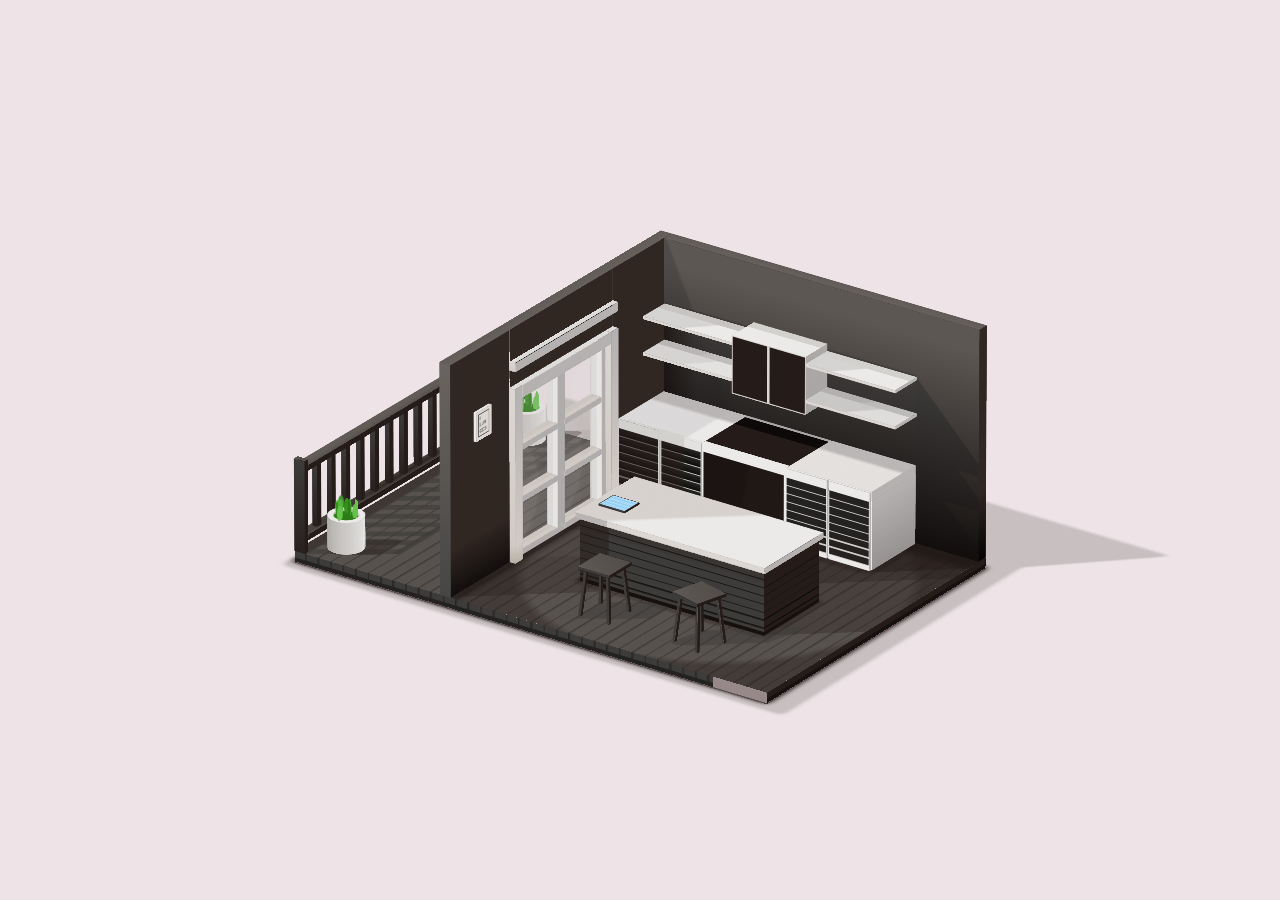
<file: Project3/index.html>
<!DOCTYPE html>
<html lang="en" >
<head>
  <meta charset="UTF-8">
  <title>3D Kitchen - Pure CSS</title>
  <meta name="viewport" content="width=device-width, initial-scale=1"><link rel="stylesheet" href="./style.css">

</head>
<body>
<!-- partial:index.partial.html -->
<audio id="a1">
  <source src="https://rawcdn.githack.com/ricardoolivaalonso/Codepen/0283d2e98cec2eb2be3911bece095000272bb1ca/Kitchen/audio/door.mp3" type="audio/mpeg"/>
</audio>
<audio id="a2">
  <source src="https://rawcdn.githack.com/ricardoolivaalonso/Codepen/0283d2e98cec2eb2be3911bece095000272bb1ca/Kitchen/audio/hadoor.mp3" type="audio/mpeg"/>
</audio>
<audio id="a3">
  <source src="https://rawcdn.githack.com/ricardoolivaalonso/Codepen/0283d2e98cec2eb2be3911bece095000272bb1ca/Kitchen/audio/tablet.mp3" type="audio/mpeg"/>
</audio>
<audio id="a4">
  <source src="https://rawcdn.githack.com/ricardoolivaalonso/Codepen/0283d2e98cec2eb2be3911bece095000272bb1ca/Kitchen/audio/hac.mp3" type="audio/mpeg"/>
</audio>
<audio id="a5">
  <source src="https://rawcdn.githack.com/ricardoolivaalonso/Codepen/0283d2e98cec2eb2be3911bece095000272bb1ca/Bedroom/sounds/buro.mp3" type="audio/mpeg"/>
</audio>
<div class="main" id="h">
  <div class="shadow shadow--1"></div>
  <div class="shadow shadow--2"></div>
  <div class="shadow shadow--3"></div>
  <div class="shadow shadow--4"></div>
  <div class="floor">
    <div class="floor__front face"> </div>
    <div class="floor__back face"> </div>
    <div class="floor__right face"> </div>
    <div class="floor__left face"> </div>
    <div class="floor__top face"> </div>
    <div class="floor__bottom face"></div>
  </div>
  <div class="wall-t"> 
    <div class="wall-t__front face"> </div>
    <div class="wall-t__back face"> </div>
    <div class="wall-t__right face"> </div>
    <div class="wall-t__left face"> </div>
    <div class="wall-t__top face"> </div>
    <div class="wall-t__bottom face"></div>
  </div>
  <div class="wall-la">
    <div class="wall-la__front face"> </div>
    <div class="wall-la__back face"> </div>
    <div class="wall-la__right face"> </div>
    <div class="wall-la__left face"> </div>
    <div class="wall-la__top face"> </div>
    <div class="wall-la__bottom face"></div>
  </div>
  <div class="wall-lb">
    <div class="wall-lb__front face"> </div>
    <div class="wall-lb__back face"> </div>
    <div class="wall-lb__right face"> </div>
    <div class="wall-lb__left face"> </div>
    <div class="wall-lb__top face"> </div>
    <div class="wall-lb__bottom face"></div>
  </div>
  <div class="wall-lc">
    <div class="wall-lc__front face"> </div>
    <div class="wall-lc__back face"> </div>
    <div class="wall-lc__right face"> </div>
    <div class="wall-lc__left face"> </div>
    <div class="wall-lc__top face"> </div>
    <div class="wall-lc__bottom face"></div>
  </div>
  <div class="door">
    <div class="door-l">
      <div class="door-l__front face"> </div>
      <div class="door-l__back face"> </div>
      <div class="door-l__right face"> </div>
      <div class="door-l__left face"> </div>
      <div class="door-l__top face"> </div>
      <div class="door-l__bottom face"></div>
    </div>
    <div class="door-r">
      <div class="door-r__front face"> </div>
      <div class="door-r__back face"> </div>
      <div class="door-r__right face"> </div>
      <div class="door-r__left face"> </div>
      <div class="door-r__top face"> </div>
      <div class="door-r__bottom face"></div>
    </div>
    <div class="door-t">
      <div class="door-t__front face"> </div>
      <div class="door-t__back face"> </div>
      <div class="door-t__right face"> </div>
      <div class="door-t__left face"> </div>
      <div class="door-t__top face"> </div>
      <div class="door-t__bottom face"></div>
    </div>
    <div class="door-1">
      <div class="door__glass"></div>
      <div class="door-1r">
        <div class="door-1r__front face"> </div>
        <div class="door-1r__back face"> </div>
        <div class="door-1r__right face"> </div>
        <div class="door-1r__left face"> </div>
        <div class="door-1r__top face"> </div>
        <div class="door-1r__bottom face"></div>
      </div>
      <div class="door-1l">
        <div class="door-1l__front face"> </div>
        <div class="door-1l__back face"> </div>
        <div class="door-1l__right face"> </div>
        <div class="door-1l__left face"> </div>
        <div class="door-1l__top face"> </div>
        <div class="door-1l__bottom face"></div>
      </div>
      <div class="door-1b">
        <div class="door-1b__front face"> </div>
        <div class="door-1b__back face"> </div>
        <div class="door-1b__right face"> </div>
        <div class="door-1b__left face"> </div>
        <div class="door-1b__top face"> </div>
        <div class="door-1b__bottom face"></div>
      </div>
      <div class="door-1c">
        <div class="door-1c__front face"> </div>
        <div class="door-1c__back face"> </div>
        <div class="door-1c__right face"> </div>
        <div class="door-1c__left face"> </div>
        <div class="door-1c__top face"> </div>
        <div class="door-1c__bottom face"></div>
      </div>
      <div class="door-1c2">
        <div class="door-1c2__front face"> </div>
        <div class="door-1c2__back face"> </div>
        <div class="door-1c2__right face"> </div>
        <div class="door-1c2__left face"> </div>
        <div class="door-1c2__top face"> </div>
        <div class="door-1c2__bottom face"></div>
      </div>
      <div class="door-1t">
        <div class="door-1t__front face"> </div>
        <div class="door-1t__back face"> </div>
        <div class="door-1t__right face"> </div>
        <div class="door-1t__left face"> </div>
        <div class="door-1t__top face"> </div>
        <div class="door-1t__bottom face"></div>
      </div>
    </div>
    <div class="door-2" id="door">
      <div class="door__glass"></div>
      <div class="door-1r">
        <div class="door-1r__front face"> </div>
        <div class="door-1r__back face"> </div>
        <div class="door-1r__right face"> </div>
        <div class="door-1r__left face"> </div>
        <div class="door-1r__top face"> </div>
        <div class="door-1r__bottom face"></div>
      </div>
      <div class="door-1l">
        <div class="door-1l__front face"> </div>
        <div class="door-1l__back face"> </div>
        <div class="door-1l__right face"> </div>
        <div class="door-1l__left face"> </div>
        <div class="door-1l__top face"> </div>
        <div class="door-1l__bottom face"></div>
      </div>
      <div class="door-1b">
        <div class="door-1b__front face"> </div>
        <div class="door-1b__back face"> </div>
        <div class="door-1b__right face"> </div>
        <div class="door-1b__left face"> </div>
        <div class="door-1b__top face"> </div>
        <div class="door-1b__bottom face"></div>
      </div>
      <div class="door-1c">
        <div class="door-1c__front face"> </div>
        <div class="door-1c__back face"> </div>
        <div class="door-1c__right face"> </div>
        <div class="door-1c__left face"> </div>
        <div class="door-1c__top face"> </div>
        <div class="door-1c__bottom face"></div>
      </div>
      <div class="door-1c2">
        <div class="door-1c2__front face"> </div>
        <div class="door-1c2__back face"> </div>
        <div class="door-1c2__right face"> </div>
        <div class="door-1c2__left face"> </div>
        <div class="door-1c2__top face"> </div>
        <div class="door-1c2__bottom face"></div>
      </div>
      <div class="door-1t">
        <div class="door-1t__front face"> </div>
        <div class="door-1t__back face"> </div>
        <div class="door-1t__right face"> </div>
        <div class="door-1t__left face"> </div>
        <div class="door-1t__top face"> </div>
        <div class="door-1t__bottom face"></div>
      </div>
    </div>
  </div>
  <div class="fence">
    <div class="fence__shadow-c">
      <div class="fence__shadow"></div>
    </div>
    <div class="fence-l">
      <div class="fence-l__front face"> </div>
      <div class="fence-l__back face"> </div>
      <div class="fence-l__right face"> </div>
      <div class="fence-l__left face"> </div>
      <div class="fence-l__top face"> </div>
      <div class="fence-l__bottom face"> </div>
    </div>
    <div class="fence-r">
      <div class="fence-r__front face"> </div>
      <div class="fence-r__back face"> </div>
      <div class="fence-r__right face"> </div>
      <div class="fence-r__left face"> </div>
      <div class="fence-r__top face"> </div>
      <div class="fence-r__bottom face"> </div>
    </div>
    <div class="fence-b">
      <div class="fence-b__front face"> </div>
      <div class="fence-b__back face"> </div>
      <div class="fence-b__right face"> </div>
      <div class="fence-b__left face"> </div>
      <div class="fence-b__top face"> </div>
      <div class="fence-b__bottom face"> </div>
    </div>
    <div class="fence-t">
      <div class="fence-t__front face"> </div>
      <div class="fence-t__back face"> </div>
      <div class="fence-t__right face"> </div>
      <div class="fence-t__left face"> </div>
      <div class="fence-t__top face"> </div>
      <div class="fence-t__bottom face"> </div>
    </div>
    <div class="fence-mc">
      <div class="fence-m">
        <div class="fence-m__front face"> </div>
        <div class="fence-m__back face"> </div>
        <div class="fence-m__right face"> </div>
        <div class="fence-m__left face"> </div>
        <div class="fence-m__top face"> </div>
        <div class="fence-m__bottom face"> </div>
      </div>
      <div class="fence-m">
        <div class="fence-m__front face"> </div>
        <div class="fence-m__back face"> </div>
        <div class="fence-m__right face"> </div>
        <div class="fence-m__left face"> </div>
        <div class="fence-m__top face"> </div>
        <div class="fence-m__bottom face"> </div>
      </div>
      <div class="fence-m">
        <div class="fence-m__front face"> </div>
        <div class="fence-m__back face"> </div>
        <div class="fence-m__right face"> </div>
        <div class="fence-m__left face"> </div>
        <div class="fence-m__top face"> </div>
        <div class="fence-m__bottom face"> </div>
      </div>
      <div class="fence-m">
        <div class="fence-m__front face"> </div>
        <div class="fence-m__back face"> </div>
        <div class="fence-m__right face"> </div>
        <div class="fence-m__left face"> </div>
        <div class="fence-m__top face"> </div>
        <div class="fence-m__bottom face"> </div>
      </div>
      <div class="fence-m">
        <div class="fence-m__front face"> </div>
        <div class="fence-m__back face"> </div>
        <div class="fence-m__right face"> </div>
        <div class="fence-m__left face"> </div>
        <div class="fence-m__top face"> </div>
        <div class="fence-m__bottom face"> </div>
      </div>
      <div class="fence-m">
        <div class="fence-m__front face"> </div>
        <div class="fence-m__back face"> </div>
        <div class="fence-m__right face"> </div>
        <div class="fence-m__left face"> </div>
        <div class="fence-m__top face"> </div>
        <div class="fence-m__bottom face"> </div>
      </div>
      <div class="fence-m">
        <div class="fence-m__front face"> </div>
        <div class="fence-m__back face"> </div>
        <div class="fence-m__right face"> </div>
        <div class="fence-m__left face"> </div>
        <div class="fence-m__top face"> </div>
        <div class="fence-m__bottom face"> </div>
      </div>
      <div class="fence-m">
        <div class="fence-m__front face"> </div>
        <div class="fence-m__back face"> </div>
        <div class="fence-m__right face"> </div>
        <div class="fence-m__left face"> </div>
        <div class="fence-m__top face"> </div>
        <div class="fence-m__bottom face"> </div>
      </div>
      <div class="fence-m">
        <div class="fence-m__front face"> </div>
        <div class="fence-m__back face"> </div>
        <div class="fence-m__right face"> </div>
        <div class="fence-m__left face"> </div>
        <div class="fence-m__top face"> </div>
        <div class="fence-m__bottom face"> </div>
      </div>
      <div class="fence-m">
        <div class="fence-m__front face"> </div>
        <div class="fence-m__back face"> </div>
        <div class="fence-m__right face"> </div>
        <div class="fence-m__left face"> </div>
        <div class="fence-m__top face"> </div>
        <div class="fence-m__bottom face"> </div>
      </div>
      <div class="fence-m">
        <div class="fence-m__front face"> </div>
        <div class="fence-m__back face"> </div>
        <div class="fence-m__right face"> </div>
        <div class="fence-m__left face"> </div>
        <div class="fence-m__top face"> </div>
        <div class="fence-m__bottom face"> </div>
      </div>
      <div class="fence-m">
        <div class="fence-m__front face"> </div>
        <div class="fence-m__back face"> </div>
        <div class="fence-m__right face"> </div>
        <div class="fence-m__left face"> </div>
        <div class="fence-m__top face"> </div>
        <div class="fence-m__bottom face"> </div>
      </div>
      <div class="fence-m">
        <div class="fence-m__front face"> </div>
        <div class="fence-m__back face"> </div>
        <div class="fence-m__right face"> </div>
        <div class="fence-m__left face"> </div>
        <div class="fence-m__top face"> </div>
        <div class="fence-m__bottom face"> </div>
      </div>
      <div class="fence-m">
        <div class="fence-m__front face"> </div>
        <div class="fence-m__back face"> </div>
        <div class="fence-m__right face"> </div>
        <div class="fence-m__left face"> </div>
        <div class="fence-m__top face"> </div>
        <div class="fence-m__bottom face"> </div>
      </div>
      <div class="fence-m">
        <div class="fence-m__front face"> </div>
        <div class="fence-m__back face"> </div>
        <div class="fence-m__right face"> </div>
        <div class="fence-m__left face"> </div>
        <div class="fence-m__top face"> </div>
        <div class="fence-m__bottom face"> </div>
      </div>
    </div>
  </div>
  <div class="table flex">
    <div class="table-t">
      <div class="table-t__front face"> </div>
      <div class="table-t__back face"> </div>
      <div class="table-t__right face"> </div>
      <div class="table-t__left face"> </div>
      <div class="table-t__top face"> </div>
      <div class="table-t__bottom face"> </div>
    </div>
    <div class="table-b">
      <div class="table-b__front face"> </div>
      <div class="table-b__back face"> </div>
      <div class="table-b__right face"> </div>
      <div class="table-b__left face"> </div>
      <div class="table-b__top face"> </div>
      <div class="table-b__bottom face"> </div>
    </div>
  </div>
  <div class="tablet" id="tablet">
    <div class="tablet__heart" id="heart"></div>
    <div class="tablet__front face"> </div>
    <div class="tablet__back face"> </div>
    <div class="tablet__right face"> </div>
    <div class="tablet__left face"> </div>
    <div class="tablet__top face"> </div>
    <div class="tablet__bottom face"></div>
  </div>
  <div class="ha-c">
    <div class="ha1">
      <div class="ha-l">
        <div class="ha-l__front face"> </div>
        <div class="ha-l__back face"> </div>
        <div class="ha-l__right face"> </div>
        <div class="ha-l__left face"> </div>
        <div class="ha-l__top face"> </div>
        <div class="ha-l__bottom face"> </div>
      </div>
      <div class="ha-r">
        <div class="ha-r__front face"> </div>
        <div class="ha-r__back face"> </div>
        <div class="ha-r__right face"> </div>
        <div class="ha-r__left face"> </div>
        <div class="ha-r__top face"> </div>
        <div class="ha-r__bottom face"> </div>
      </div>
      <div class="ha-bc">
        <div class="ha-bc__front face"> </div>
        <div class="ha-bc__back face"> </div>
        <div class="ha-bc__right face"> </div>
        <div class="ha-bc__left face"> </div>
        <div class="ha-bc__top face"> </div>
        <div class="ha-bc__bottom face"> </div>
      </div>
      <div class="ha-b">
        <div class="ha-b__front face"> </div>
        <div class="ha-b__back face"> </div>
        <div class="ha-b__right face"> </div>
        <div class="ha-b__left face"> </div>
        <div class="ha-b__top face"> </div>
        <div class="ha-b__bottom face"> </div>
      </div>
      <div class="ha-t">
        <div class="ha-t__front face"> </div>
        <div class="ha-t__back face"> </div>
        <div class="ha-t__right face"> </div>
        <div class="ha-t__left face"> </div>
        <div class="ha-t__top face"> </div>
        <div class="ha-t__bottom face"> </div>
      </div>
      <div class="ha-doors">
        <div class="ha-doorl" id="hadool">
          <div class="ha-doorl__front face"> </div>
          <div class="ha-doorl__back face"> </div>
          <div class="ha-doorl__right face"> </div>
          <div class="ha-doorl__left face"> </div>
          <div class="ha-doorl__top face"> </div>
          <div class="ha-doorl__bottom face"> </div>
        </div>
        <div class="ha-doorr">
          <div class="ha-doorr__front face"> </div>
          <div class="ha-doorr__back face"> </div>
          <div class="ha-doorr__right face"> </div>
          <div class="ha-doorr__left face"> </div>
          <div class="ha-doorr__top face"> </div>
          <div class="ha-doorr__bottom face"> </div>
        </div>
      </div>
    </div>
    <div class="hac">
      <div class="ha-l">
        <div class="ha-l__front face"> </div>
        <div class="ha-l__back face"> </div>
        <div class="ha-l__right face"> </div>
        <div class="ha-l__left face"> </div>
        <div class="ha-l__top face"> </div>
        <div class="ha-l__bottom face"> </div>
      </div>
      <div class="ha-r">
        <div class="ha-r__front face"> </div>
        <div class="ha-r__back face"> </div>
        <div class="ha-r__right face"> </div>
        <div class="ha-r__left face"> </div>
        <div class="ha-r__top face"> </div>
        <div class="ha-r__bottom face"> </div>
      </div>
      <div class="ha-bc">
        <div class="ha-bc__front face"> </div>
        <div class="ha-bc__back face"> </div>
        <div class="ha-bc__right face"> </div>
        <div class="ha-bc__left face"> </div>
        <div class="ha-bc__top face"> </div>
        <div class="ha-bc__bottom face"> </div>
      </div>
      <div class="ha-b">
        <div class="ha-b__front face"> </div>
        <div class="ha-b__back face"> </div>
        <div class="ha-b__right face"> </div>
        <div class="ha-b__left face"> </div>
        <div class="ha-b__top face"> </div>
        <div class="ha-b__bottom face"> </div>
      </div>
      <div class="ha-t">
        <div class="ha-t__front face"> </div>
        <div class="ha-t__back face"> </div>
        <div class="ha-t__right face"> </div>
        <div class="ha-t__left face"> </div>
        <div class="ha-t__top face"> </div>
        <div class="ha-t__bottom face"> </div>
      </div>
      <div class="ha-doors">
        <div class="ha-doorf" id="hac">
          <div class="ha-doorf__front face"> </div>
          <div class="ha-doorf__back face"> </div>
          <div class="ha-doorf__right face"> </div>
          <div class="ha-doorf__left face"> </div>
          <div class="ha-doorf__top face"> </div>
          <div class="ha-doorf__bottom face"> </div>
        </div>
      </div>
    </div>
    <div class="ha2">
      <div class="ha-l">
        <div class="ha-l__front face"> </div>
        <div class="ha-l__back face"> </div>
        <div class="ha-l__right face"> </div>
        <div class="ha-l__left face"> </div>
        <div class="ha-l__top face"> </div>
        <div class="ha-l__bottom face"> </div>
      </div>
      <div class="ha-r">
        <div class="ha-r__front face"> </div>
        <div class="ha-r__back face"> </div>
        <div class="ha-r__right face"> </div>
        <div class="ha-r__left face"> </div>
        <div class="ha-r__top face"> </div>
        <div class="ha-r__bottom face"> </div>
      </div>
      <div class="ha-bc">
        <div class="ha-bc__front face"> </div>
        <div class="ha-bc__back face"> </div>
        <div class="ha-bc__right face"> </div>
        <div class="ha-bc__left face"> </div>
        <div class="ha-bc__top face"> </div>
        <div class="ha-bc__bottom face"> </div>
      </div>
      <div class="ha-b">
        <div class="ha-b__front face"> </div>
        <div class="ha-b__back face"> </div>
        <div class="ha-b__right face"> </div>
        <div class="ha-b__left face"> </div>
        <div class="ha-b__top face"> </div>
        <div class="ha-b__bottom face"> </div>
      </div>
      <div class="ha-t">
        <div class="ha-t__front face"> </div>
        <div class="ha-t__back face"> </div>
        <div class="ha-t__right face"> </div>
        <div class="ha-t__left face"> </div>
        <div class="ha-t__top face"> </div>
        <div class="ha-t__bottom face"> </div>
      </div>
      <div class="ha-doors">
        <div class="ha-doorl">
          <div class="ha-doorl__front face"> </div>
          <div class="ha-doorl__back face"> </div>
          <div class="ha-doorl__right face"> </div>
          <div class="ha-doorl__left face"> </div>
          <div class="ha-doorl__top face"> </div>
          <div class="ha-doorl__bottom face"> </div>
        </div>
        <div class="ha-doorr" id="hadoor">
          <div class="ha-doorr__front face"> </div>
          <div class="ha-doorr__back face"> </div>
          <div class="ha-doorr__right face"> </div>
          <div class="ha-doorr__left face"> </div>
          <div class="ha-doorr__top face"> </div>
          <div class="ha-doorr__bottom face"> </div>
        </div>
      </div>
    </div>
  </div>
  <div class="cupboards" id="cup">   
    <div class="cupboard-l">
      <div class="cupboard-l__front face"> </div>
      <div class="cupboard-l__back face"> </div>
      <div class="cupboard-l__right face"> </div>
      <div class="cupboard-l__left face"> </div>
      <div class="cupboard-l__top face"> </div>
      <div class="cupboard-l__bottom face"> </div>
    </div>
    <div class="cupboard-r">
      <div class="cupboard-r__front face"> </div>
      <div class="cupboard-r__back face"> </div>
      <div class="cupboard-r__right face"> </div>
      <div class="cupboard-r__left face"> </div>
      <div class="cupboard-r__top face"> </div>
      <div class="cupboard-r__bottom face"> </div>
    </div>
    <div class="cupboard-tl">
      <div class="cupboard-tl__front face"> </div>
      <div class="cupboard-tl__back face"> </div>
      <div class="cupboard-tl__right face"> </div>
      <div class="cupboard-tl__left face"> </div>
      <div class="cupboard-tl__top face"> </div>
      <div class="cupboard-tl__bottom face"> </div>
    </div>
    <div class="cupboard-tr">
      <div class="cupboard-tr__front face"> </div>
      <div class="cupboard-tr__back face"> </div>
      <div class="cupboard-tr__right face"> </div>
      <div class="cupboard-tr__left face"> </div>
      <div class="cupboard-tr__top face"> </div>
      <div class="cupboard-tr__bottom face"> </div>
    </div>
    <div class="cupboard-m">
      <div class="cupboard-m__front face"> </div>
      <div class="cupboard-m__back face"> </div>
      <div class="cupboard-m__right face"> </div>
      <div class="cupboard-m__left face"> </div>
      <div class="cupboard-m__top face"> </div>
      <div class="cupboard-m__bottom face"> </div>
    </div>
  </div>
  <div class="bursts">
    <div class="burst"> 
      <div class="circle flex">
        <div class="circle-a"> 
          <div class="circle-a__side"></div>
          <div class="circle-a__side"></div>
          <div class="circle-a__side"></div>
          <div class="circle-a__side"></div>
          <div class="circle-a__side"></div>
          <div class="circle-a__side"></div>
          <div class="circle-a__side"></div>
          <div class="circle-a__side"></div>
          <div class="circle-a__side"></div>
          <div class="circle-a__side"></div>
          <div class="circle-a__side"></div>
          <div class="circle-a__side"></div>
          <div class="circle-a__side"></div>
          <div class="circle-a__side"></div>
          <div class="circle-a__side"></div>
          <div class="circle-a__side"></div>
          <div class="circle-a__side"></div>
          <div class="circle-a__side"></div>
          <div class="circle-a__side"></div>
          <div class="circle-a__side"></div>
          <div class="circle-a__side"></div>
          <div class="circle-a__side"></div>
          <div class="circle-a__side"></div>
          <div class="circle-a__side"></div>
          <div class="circle-a__side"></div>
          <div class="circle-a__side"></div>
          <div class="circle-a__side"></div>
          <div class="circle-a__side"></div>
          <div class="circle-a__side"></div>
          <div class="circle-a__side"></div>
          <div class="circle-a__side"></div>
          <div class="circle-a__side"></div>
          <div class="circle-a__side"></div>
          <div class="circle-a__side"></div>
          <div class="circle-a__side"></div>
          <div class="circle-a__side"></div>
          <div class="circle-a__bottom"></div>
          <div class="circle-a__top"></div>
        </div>
        <div class="circle-b"> 
          <div class="circle-b__side"></div>
          <div class="circle-b__side"></div>
          <div class="circle-b__side"></div>
          <div class="circle-b__side"></div>
          <div class="circle-b__side"></div>
          <div class="circle-b__side"></div>
          <div class="circle-b__side"></div>
          <div class="circle-b__side"></div>
          <div class="circle-b__side"></div>
          <div class="circle-b__side"></div>
          <div class="circle-b__side"></div>
          <div class="circle-b__side"></div>
          <div class="circle-b__side"></div>
          <div class="circle-b__side"></div>
          <div class="circle-b__side"></div>
          <div class="circle-b__side"></div>
          <div class="circle-b__side"></div>
          <div class="circle-b__side"></div>
          <div class="circle-b__side"></div>
          <div class="circle-b__side"></div>
          <div class="circle-b__side"></div>
          <div class="circle-b__side"></div>
          <div class="circle-b__side"></div>
          <div class="circle-b__side"></div>
          <div class="circle-b__side"></div>
          <div class="circle-b__side"></div>
          <div class="circle-b__side"></div>
          <div class="circle-b__side"></div>
          <div class="circle-b__side"></div>
          <div class="circle-b__side"></div>
          <div class="circle-b__side"></div>
          <div class="circle-b__side"></div>
          <div class="circle-b__side"></div>
          <div class="circle-b__side"></div>
          <div class="circle-b__side"></div>
          <div class="circle-b__side"></div>
          <div class="circle-b__bottom">
            <div class="burst__leaf"></div>
            <div class="burst__leaf"></div>
            <div class="burst__leaf"></div>
            <div class="burst__leaf"></div>
            <div class="burst__leaf"></div>
            <div class="burst__leaf"></div>
            <div class="burst__leaf"></div>
            <div class="burst__leaf"></div>
            <div class="burst__leaf"></div>
            <div class="burst__leaf"></div>
            <div class="burst__leaf"></div>
            <div class="burst__leaf"></div>
            <div class="burst__leaf"></div>
            <div class="burst__leaf"></div>
            <div class="burst__leaf"></div>
            <div class="burst__leaf"></div>
            <div class="burst__leaf"></div>
            <div class="burst__leaf"></div>
            <div class="burst__leaf"></div>
            <div class="burst__leaf"></div>
            <div class="burst__leaf"></div>
            <div class="burst__leaf"></div>
            <div class="burst__leaf"></div>
            <div class="burst__leaf"></div>
            <div class="burst__leaf"></div>
            <div class="burst__leaf"></div>
            <div class="burst__leaf"></div>
            <div class="burst__leaf"></div>
            <div class="burst__leaf"></div>
            <div class="burst__leaf"></div>
            <div class="burst__leaf"></div>
            <div class="burst__leaf"></div>
            <div class="burst__leaf"></div>
            <div class="burst__leaf"></div>
            <div class="burst__leaf"></div>
            <div class="burst__leaf"></div>
          </div>
        </div>
      </div>
    </div>
    <div class="burst"> 
      <div class="circle flex">
        <div class="circle-a"> 
          <div class="circle-a__side"></div>
          <div class="circle-a__side"></div>
          <div class="circle-a__side"></div>
          <div class="circle-a__side"></div>
          <div class="circle-a__side"></div>
          <div class="circle-a__side"></div>
          <div class="circle-a__side"></div>
          <div class="circle-a__side"></div>
          <div class="circle-a__side"></div>
          <div class="circle-a__side"></div>
          <div class="circle-a__side"></div>
          <div class="circle-a__side"></div>
          <div class="circle-a__side"></div>
          <div class="circle-a__side"></div>
          <div class="circle-a__side"></div>
          <div class="circle-a__side"></div>
          <div class="circle-a__side"></div>
          <div class="circle-a__side"></div>
          <div class="circle-a__side"></div>
          <div class="circle-a__side"></div>
          <div class="circle-a__side"></div>
          <div class="circle-a__side"></div>
          <div class="circle-a__side"></div>
          <div class="circle-a__side"></div>
          <div class="circle-a__side"></div>
          <div class="circle-a__side"></div>
          <div class="circle-a__side"></div>
          <div class="circle-a__side"></div>
          <div class="circle-a__side"></div>
          <div class="circle-a__side"></div>
          <div class="circle-a__side"></div>
          <div class="circle-a__side"></div>
          <div class="circle-a__side"></div>
          <div class="circle-a__side"></div>
          <div class="circle-a__side"></div>
          <div class="circle-a__side"></div>
          <div class="circle-a__bottom"></div>
          <div class="circle-a__top"></div>
        </div>
        <div class="circle-b"> 
          <div class="circle-b__side"></div>
          <div class="circle-b__side"></div>
          <div class="circle-b__side"></div>
          <div class="circle-b__side"></div>
          <div class="circle-b__side"></div>
          <div class="circle-b__side"></div>
          <div class="circle-b__side"></div>
          <div class="circle-b__side"></div>
          <div class="circle-b__side"></div>
          <div class="circle-b__side"></div>
          <div class="circle-b__side"></div>
          <div class="circle-b__side"></div>
          <div class="circle-b__side"></div>
          <div class="circle-b__side"></div>
          <div class="circle-b__side"></div>
          <div class="circle-b__side"></div>
          <div class="circle-b__side"></div>
          <div class="circle-b__side"></div>
          <div class="circle-b__side"></div>
          <div class="circle-b__side"></div>
          <div class="circle-b__side"></div>
          <div class="circle-b__side"></div>
          <div class="circle-b__side"></div>
          <div class="circle-b__side"></div>
          <div class="circle-b__side"></div>
          <div class="circle-b__side"></div>
          <div class="circle-b__side"></div>
          <div class="circle-b__side"></div>
          <div class="circle-b__side"></div>
          <div class="circle-b__side"></div>
          <div class="circle-b__side"></div>
          <div class="circle-b__side"></div>
          <div class="circle-b__side"></div>
          <div class="circle-b__side"></div>
          <div class="circle-b__side"></div>
          <div class="circle-b__side"></div>
          <div class="circle-b__bottom">
            <div class="burst__leaf"></div>
            <div class="burst__leaf"></div>
            <div class="burst__leaf"></div>
            <div class="burst__leaf"></div>
            <div class="burst__leaf"></div>
            <div class="burst__leaf"></div>
            <div class="burst__leaf"></div>
            <div class="burst__leaf"></div>
            <div class="burst__leaf"></div>
            <div class="burst__leaf"></div>
            <div class="burst__leaf"></div>
            <div class="burst__leaf"></div>
            <div class="burst__leaf"></div>
            <div class="burst__leaf"></div>
            <div class="burst__leaf"></div>
            <div class="burst__leaf"></div>
            <div class="burst__leaf"></div>
            <div class="burst__leaf"></div>
            <div class="burst__leaf"></div>
            <div class="burst__leaf"></div>
            <div class="burst__leaf"></div>
            <div class="burst__leaf"></div>
            <div class="burst__leaf"></div>
            <div class="burst__leaf"></div>
            <div class="burst__leaf"></div>
            <div class="burst__leaf"></div>
            <div class="burst__leaf"></div>
            <div class="burst__leaf"></div>
            <div class="burst__leaf"></div>
            <div class="burst__leaf"></div>
            <div class="burst__leaf"></div>
            <div class="burst__leaf"></div>
            <div class="burst__leaf"></div>
            <div class="burst__leaf"></div>
            <div class="burst__leaf"></div>
            <div class="burst__leaf"></div>
          </div>
        </div>
      </div>
    </div>
  </div>
  <div class="pic">
    <div class="pic__front face"> </div>
    <div class="pic__back face"> </div>
    <div class="pic__right face"> <span class="pic__text face">i<br>luv<br>ccs</span>
    </div>
    <div class="pic__left face"> </div>
    <div class="pic__top face"> </div>
    <div class="pic__bottom face"> </div>
  </div>
  <div class="chair">
    <div class="chair-t">
      <div class="chair-t__front face"> </div>
      <div class="chair-t__back face"> </div>
      <div class="chair-t__right face"> </div>
      <div class="chair-t__left face"> </div>
      <div class="chair-t__top face"> </div>
      <div class="chair-t__bottom face"> </div>
    </div>
    <div class="chair-lb">
      <div class="chair-lb__front face"> </div>
      <div class="chair-lb__back face"> </div>
      <div class="chair-lb__right face"> </div>
      <div class="chair-lb__left face"> </div>
      <div class="chair-lb__top face"> </div>
      <div class="chair-lb__bottom face"> </div>
    </div>
    <div class="chair-lt">
      <div class="chair-lt__front face"> </div>
      <div class="chair-lt__back face"> </div>
      <div class="chair-lt__right face"> </div>
      <div class="chair-lt__left face"> </div>
      <div class="chair-lt__top face"> </div>
      <div class="chair-lt__bottom face"> </div>
    </div>
    <div class="chair-rb">
      <div class="chair-rb__front face"> </div>
      <div class="chair-rb__back face"> </div>
      <div class="chair-rb__right face"> </div>
      <div class="chair-rb__left face"> </div>
      <div class="chair-rb__top face"> </div>
      <div class="chair-rb__bottom face"> </div>
    </div>
    <div class="chair-rt">
      <div class="chair-rt__front face"> </div>
      <div class="chair-rt__back face"> </div>
      <div class="chair-rt__right face"> </div>
      <div class="chair-rt__left face"> </div>
      <div class="chair-rt__top face"> </div>
      <div class="chair-rt__bottom face"> </div>
    </div>
  </div>
  <div class="chair chair--2">
    <div class="chair-t">
      <div class="chair-t__front face"> </div>
      <div class="chair-t__back face"> </div>
      <div class="chair-t__right face"> </div>
      <div class="chair-t__left face"> </div>
      <div class="chair-t__top face"> </div>
      <div class="chair-t__bottom face"> </div>
    </div>
    <div class="chair-lb">
      <div class="chair-lb__front face"> </div>
      <div class="chair-lb__back face"> </div>
      <div class="chair-lb__right face"> </div>
      <div class="chair-lb__left face"> </div>
      <div class="chair-lb__top face"> </div>
      <div class="chair-lb__bottom face"> </div>
    </div>
    <div class="chair-lt">
      <div class="chair-lt__front face"> </div>
      <div class="chair-lt__back face"> </div>
      <div class="chair-lt__right face"> </div>
      <div class="chair-lt__left face"> </div>
      <div class="chair-lt__top face"> </div>
      <div class="chair-lt__bottom face"> </div>
    </div>
    <div class="chair-rb">
      <div class="chair-rb__front face"> </div>
      <div class="chair-rb__back face"> </div>
      <div class="chair-rb__right face"> </div>
      <div class="chair-rb__left face"> </div>
      <div class="chair-rb__top face"> </div>
      <div class="chair-rb__bottom face"> </div>
    </div>
    <div class="chair-rt">
      <div class="chair-rt__front face"> </div>
      <div class="chair-rt__back face"> </div>
      <div class="chair-rt__right face"> </div>
      <div class="chair-rt__left face"> </div>
      <div class="chair-rt__top face"> </div>
      <div class="chair-rt__bottom face"> </div>
    </div>
  </div>
  <div class="lamp">
    <div class="lamp__front face"> </div>
    <div class="lamp__back face"> </div>
    <div class="lamp__right face"> </div>
    <div class="lamp__left face"> </div>
    <div class="lamp__top face"> </div>
    <div class="lamp__bottom face">       </div>
  </div>
</div>
<!-- partial -->
  <script  src="./script.js"></script>

</body>
</html>
</file>
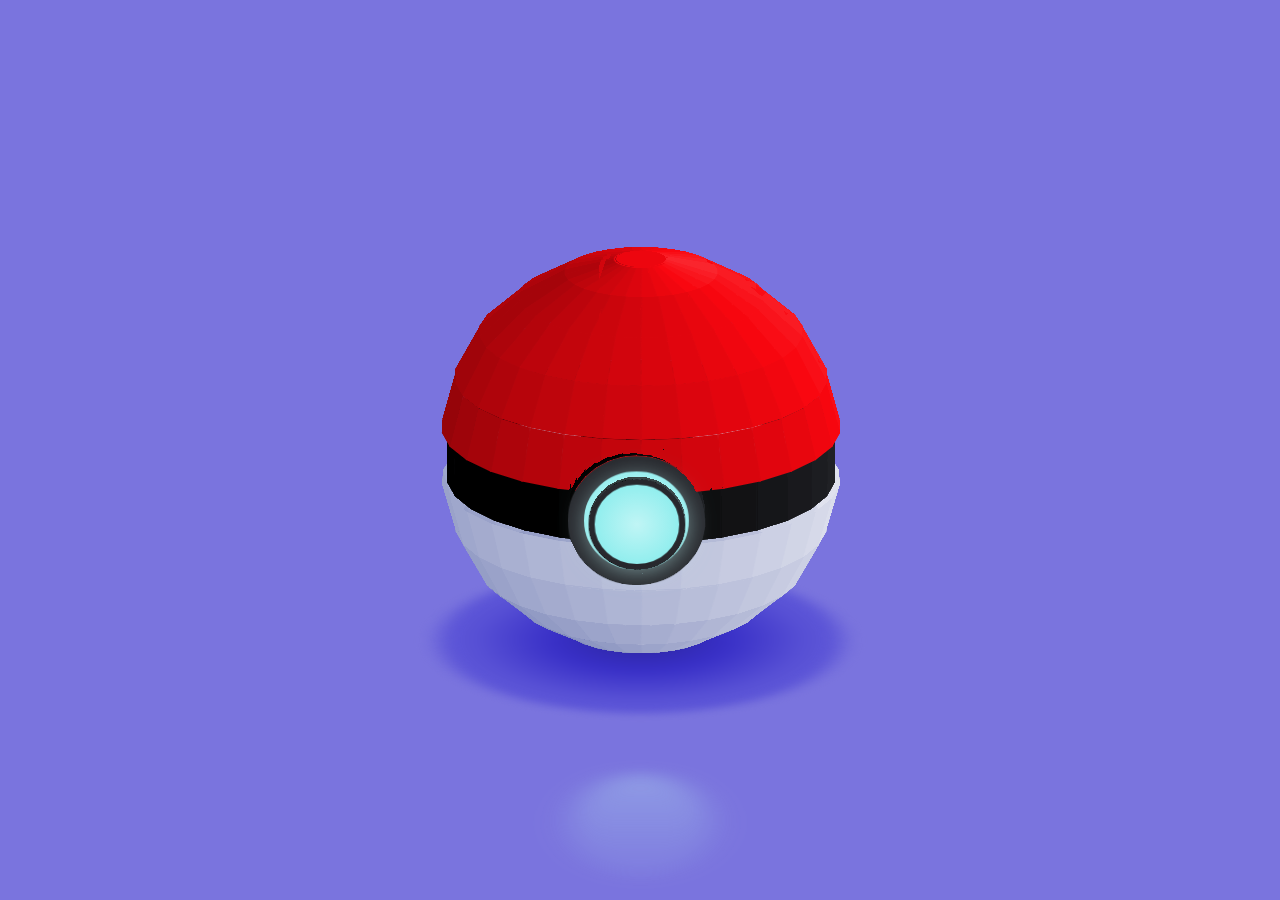
<file: Project4/index.html>
<!DOCTYPE html>
<html lang="en" >
<head>
  <meta charset="UTF-8">
  <title>3D Pokeball - CSS ART</title>
  <meta name="viewport" content="width=device-width, initial-scale=1"><link rel="stylesheet" href="./style.css">

</head>
<body>
<!-- partial:index.partial.html -->
<svg class="svg-icon" id="button" version="1.1" xmlns="http://www.w3.org/2000/svg" xmlns:xlink="http://www.w3.org/1999/xlink" x="0px" y="0px" viewBox="0 0 122.88 65.79" style="enable-background: new 0 0 122.88 65.79" xml:space="preserve">
  <g>
    <path class="st0" d="M13.37,31.32c-22.23,12.2,37.65,19.61,51.14,19.49v-7.44l11.21,11.2L64.51,65.79v-6.97 C37.4,59.85-26.41,42.4,11.97,27.92c0.36,1.13,0.8,2.2,1.3,3.2L13.37,31.32L13.37,31.32z M108.36,8.31c0-2.61,0.47-4.44,1.41-5.48 c0.94-1.04,2.37-1.56,4.3-1.56c0.92,0,1.69,0.12,2.28,0.34c0.59,0.23,1.08,0.52,1.45,0.89c0.38,0.36,0.67,0.75,0.89,1.15 c0.22,0.4,0.39,0.87,0.52,1.41c0.26,1.02,0.38,2.09,0.38,3.21c0,2.49-0.42,4.32-1.27,5.47c-0.84,1.15-2.29,1.73-4.36,1.73 c-1.15,0-2.09-0.19-2.8-0.55c-0.71-0.37-1.3-0.91-1.75-1.62c-0.33-0.51-0.59-1.2-0.77-2.07C108.45,10.34,108.36,9.38,108.36,8.31 L108.36,8.31z M26.47,10.49l-9-1.6c0.75-2.86,2.18-5.06,4.31-6.59C23.9,0.77,26.91,0,30.8,0c4.47,0,7.69,0.83,9.69,2.5 c1.99,1.67,2.98,3.77,2.98,6.29c0,1.48-0.41,2.82-1.21,4.01c-0.81,1.2-2.02,2.25-3.65,3.15c1.32,0.33,2.34,0.71,3.03,1.15 c1.14,0.7,2.02,1.63,2.65,2.77c0.63,1.15,0.95,2.51,0.95,4.1c0,2-0.52,3.91-1.56,5.75c-1.05,1.83-2.55,3.24-4.51,4.23 c-1.96,0.99-4.54,1.48-7.74,1.48c-3.11,0-5.57-0.37-7.36-1.1c-1.8-0.73-3.28-1.8-4.44-3.22c-1.16-1.41-2.05-3.19-2.67-5.33 l9.53-1.27c0.38,1.92,0.95,3.26,1.74,4.01c0.78,0.74,1.78,1.12,3,1.12c1.27,0,2.33-0.47,3.18-1.4c0.85-0.93,1.27-2.18,1.27-3.74 c0-1.59-0.41-2.82-1.22-3.69c-0.81-0.87-1.92-1.31-3.32-1.31c-0.74,0-1.77,0.18-3.07,0.56l0.49-6.81c0.52,0.08,0.93,0.12,1.22,0.12 c1.23,0,2.26-0.4,3.08-1.19c0.82-0.79,1.24-1.72,1.24-2.81c0-1.05-0.31-1.88-0.93-2.49c-0.62-0.62-1.48-0.93-2.55-0.93 c-1.12,0-2.02,0.34-2.72,1.01C27.19,7.62,26.72,8.8,26.47,10.49L26.47,10.49z M75.15,8.27l-9.48,1.16 c-0.25-1.32-0.66-2.24-1.24-2.78c-0.59-0.54-1.31-0.81-2.16-0.81c-1.54,0-2.74,0.77-3.59,2.33c-0.62,1.13-1.09,3.52-1.38,7.19 c1.14-1.16,2.31-2.01,3.5-2.56c1.2-0.55,2.59-0.83,4.16-0.83c3.06,0,5.64,1.09,7.75,3.27c2.11,2.19,3.17,4.96,3.17,8.31 c0,2.26-0.53,4.32-1.6,6.2c-1.07,1.87-2.55,3.29-4.44,4.25c-1.9,0.96-4.27,1.44-7.13,1.44c-3.43,0-6.18-0.58-8.25-1.76 c-2.07-1.17-3.73-3.03-4.97-5.59c-1.24-2.56-1.86-5.95-1.86-10.18c0-6.18,1.3-10.71,3.91-13.59C54.13,1.44,57.74,0,62.36,0 c2.73,0,4.88,0.31,6.46,0.94c1.58,0.63,2.9,1.56,3.94,2.76C73.81,4.92,74.61,6.44,75.15,8.27L75.15,8.27z M57.62,23.55 c0,1.86,0.47,3.31,1.4,4.36c0.94,1.05,2.08,1.58,3.44,1.58c1.25,0,2.3-0.48,3.14-1.43c0.84-0.95,1.26-2.37,1.26-4.26 c0-1.93-0.44-3.41-1.31-4.42c-0.88-1.01-1.96-1.52-3.26-1.52c-1.32,0-2.44,0.49-3.34,1.48C58.06,20.32,57.62,21.72,57.62,23.55 L57.62,23.55z M77.91,17.57c0-6.51,1.17-11.07,3.52-13.67C83.77,1.3,87.35,0,92.14,0c2.31,0,4.2,0.29,5.68,0.85 c1.48,0.57,2.69,1.31,3.62,2.22c0.94,0.91,1.68,1.87,2.21,2.87c0.54,1.01,0.97,2.18,1.3,3.52c0.64,2.55,0.96,5.22,0.96,8 c0,6.22-1.05,10.76-3.16,13.64c-2.1,2.88-5.72,4.32-10.87,4.32c-2.88,0-5.21-0.46-6.99-1.38c-1.78-0.92-3.23-2.27-4.37-4.05 c-0.82-1.26-1.47-2.98-1.93-5.17C78.14,22.64,77.91,20.22,77.91,17.57L77.91,17.57z M87.34,17.59c0,4.36,0.38,7.34,1.16,8.94 c0.77,1.6,1.89,2.39,3.36,2.39c0.97,0,1.8-0.34,2.51-1.01c0.71-0.68,1.23-1.76,1.56-3.22c0.34-1.47,0.5-3.75,0.5-6.85 c0-4.55-0.38-7.6-1.16-9.18c-0.77-1.56-1.93-2.35-3.47-2.35c-1.58,0-2.71,0.8-3.42,2.39C87.69,10.31,87.34,13.27,87.34,17.59 L87.34,17.59z M112.14,8.32c0,1.75,0.15,2.94,0.46,3.58c0.31,0.64,0.76,0.96,1.35,0.96c0.39,0,0.72-0.13,1.01-0.41 c0.28-0.27,0.49-0.7,0.63-1.29c0.13-0.59,0.2-1.5,0.2-2.74c0-1.82-0.15-3.05-0.46-3.68c-0.31-0.63-0.77-0.94-1.39-0.94 c-0.63,0-1.09,0.32-1.37,0.96C112.28,5.4,112.14,6.59,112.14,8.32L112.14,8.32z M109.3,30.23c10.56,5.37,8.04,12.99-10.66,17.62 c-5.3,1.31-11.29,2.5-17.86,2.99v6.05c7.31-0.51,14.11-2.19,20.06-3.63c28.12-6.81,27.14-18.97,9.36-25.83 C109.95,28.42,109.65,29.35,109.3,30.23L109.3,30.23z"></path>
  </g>
</svg>
<div class="main flex" id="h">
  <div class="shadow"></div>
  <div class="cylinder">
    <div class="circle flex">
      <div class="circle-a"> 
        <div class="circle-a__side"></div>
        <div class="circle-a__side"></div>
        <div class="circle-a__side"></div>
        <div class="circle-a__side"></div>
        <div class="circle-a__side"></div>
        <div class="circle-a__side"></div>
        <div class="circle-a__side"></div>
        <div class="circle-a__side"></div>
        <div class="circle-a__side"></div>
        <div class="circle-a__side"></div>
        <div class="circle-a__side"></div>
        <div class="circle-a__side"></div>
        <div class="circle-a__side"></div>
        <div class="circle-a__side"></div>
        <div class="circle-a__side"></div>
        <div class="circle-a__side"></div>
        <div class="circle-a__side"></div>
        <div class="circle-a__side"></div>
        <div class="circle-a__side"></div>
        <div class="circle-a__side"></div>
        <div class="circle-a__side"></div>
        <div class="circle-a__side"></div>
        <div class="circle-a__side"></div>
        <div class="circle-a__side"></div>
        <div class="circle-a__side"></div>
        <div class="circle-a__side"></div>
        <div class="circle-a__side"></div>
        <div class="circle-a__side"></div>
        <div class="circle-a__side"></div>
        <div class="circle-a__side"></div>
        <div class="circle-a__top"></div>
      </div>
    </div>
  </div>
  <div class="cylinder2">
    <div class="circle flex">
      <div class="circle-b"> 
        <div class="circle-b__side"></div>
        <div class="circle-b__side"></div>
        <div class="circle-b__side"></div>
        <div class="circle-b__side"></div>
        <div class="circle-b__side"></div>
        <div class="circle-b__side"></div>
        <div class="circle-b__side"></div>
        <div class="circle-b__side"></div>
        <div class="circle-b__side"></div>
        <div class="circle-b__side"></div>
        <div class="circle-b__side"></div>
        <div class="circle-b__side"></div>
        <div class="circle-b__side"></div>
        <div class="circle-b__side"></div>
        <div class="circle-b__side"></div>
        <div class="circle-b__side"></div>
        <div class="circle-b__side"></div>
        <div class="circle-b__side"></div>
        <div class="circle-b__side"></div>
        <div class="circle-b__side"></div>
        <div class="circle-b__side"></div>
        <div class="circle-b__side"></div>
        <div class="circle-b__side"></div>
        <div class="circle-b__side"></div>
        <div class="circle-b__side"></div>
        <div class="circle-b__side"></div>
        <div class="circle-b__side"></div>
        <div class="circle-b__side"></div>
        <div class="circle-b__side"></div>
        <div class="circle-b__side"></div>
        <div class="circle-b__top"></div>
      </div>
    </div>
  </div>
  <div class="sphere flex">
    <div class="sphere-item1">
      <div class="sphere-item1__side"></div>
      <div class="sphere-item1__side"></div>
      <div class="sphere-item1__side"></div>
      <div class="sphere-item1__side"></div>
      <div class="sphere-item1__side"></div>
      <div class="sphere-item1__side"></div>
      <div class="sphere-item1__side"></div>
      <div class="sphere-item1__side"></div>
      <div class="sphere-item1__side"></div>
      <div class="sphere-item1__side"></div>
      <div class="sphere-item1__side"></div>
      <div class="sphere-item1__side"></div>
      <div class="sphere-item1__side"></div>
      <div class="sphere-item1__side"></div>
      <div class="sphere-item1__side"></div>
      <div class="sphere-item1__side"></div>
      <div class="sphere-item1__side"></div>
      <div class="sphere-item1__side"></div>
      <div class="sphere-item1__side"></div>
      <div class="sphere-item1__side"></div>
      <div class="sphere-item1__side"></div>
      <div class="sphere-item1__side"></div>
      <div class="sphere-item1__side"></div>
      <div class="sphere-item1__side"></div>
      <div class="sphere-item1__side"></div>
      <div class="sphere-item1__side"></div>
      <div class="sphere-item1__side"></div>
      <div class="sphere-item1__side"></div>
      <div class="sphere-item1__side"></div>
      <div class="sphere-item1__side"></div>
    </div>
    <div class="sphere-item2">
      <div class="sphere-item2__side"></div>
      <div class="sphere-item2__side"></div>
      <div class="sphere-item2__side"></div>
      <div class="sphere-item2__side"></div>
      <div class="sphere-item2__side"></div>
      <div class="sphere-item2__side"></div>
      <div class="sphere-item2__side"></div>
      <div class="sphere-item2__side"></div>
      <div class="sphere-item2__side"></div>
      <div class="sphere-item2__side"></div>
      <div class="sphere-item2__side"></div>
      <div class="sphere-item2__side"></div>
      <div class="sphere-item2__side"></div>
      <div class="sphere-item2__side"></div>
      <div class="sphere-item2__side"></div>
      <div class="sphere-item2__side"></div>
      <div class="sphere-item2__side"></div>
      <div class="sphere-item2__side"></div>
      <div class="sphere-item2__side"></div>
      <div class="sphere-item2__side"></div>
      <div class="sphere-item2__side"></div>
      <div class="sphere-item2__side"></div>
      <div class="sphere-item2__side"></div>
      <div class="sphere-item2__side"></div>
      <div class="sphere-item2__side"></div>
      <div class="sphere-item2__side"></div>
      <div class="sphere-item2__side"></div>
      <div class="sphere-item2__side"></div>
      <div class="sphere-item2__side"></div>
      <div class="sphere-item2__side"></div>
    </div>
    <div class="sphere-item3">
      <div class="sphere-item3__side"></div>
      <div class="sphere-item3__side"></div>
      <div class="sphere-item3__side"></div>
      <div class="sphere-item3__side"></div>
      <div class="sphere-item3__side"></div>
      <div class="sphere-item3__side"></div>
      <div class="sphere-item3__side"></div>
      <div class="sphere-item3__side"></div>
      <div class="sphere-item3__side"></div>
      <div class="sphere-item3__side"></div>
      <div class="sphere-item3__side"></div>
      <div class="sphere-item3__side"></div>
      <div class="sphere-item3__side"></div>
      <div class="sphere-item3__side"></div>
      <div class="sphere-item3__side"></div>
      <div class="sphere-item3__side"></div>
      <div class="sphere-item3__side"></div>
      <div class="sphere-item3__side"></div>
      <div class="sphere-item3__side"></div>
      <div class="sphere-item3__side"></div>
      <div class="sphere-item3__side"></div>
      <div class="sphere-item3__side"></div>
      <div class="sphere-item3__side"></div>
      <div class="sphere-item3__side"></div>
      <div class="sphere-item3__side"></div>
      <div class="sphere-item3__side"></div>
      <div class="sphere-item3__side"></div>
      <div class="sphere-item3__side"></div>
      <div class="sphere-item3__side"></div>
      <div class="sphere-item3__side"></div>
    </div>
    <div class="sphere-item4">
      <div class="sphere-item4__side"></div>
      <div class="sphere-item4__side"></div>
      <div class="sphere-item4__side"></div>
      <div class="sphere-item4__side"></div>
      <div class="sphere-item4__side"></div>
      <div class="sphere-item4__side"></div>
      <div class="sphere-item4__side"></div>
      <div class="sphere-item4__side"></div>
      <div class="sphere-item4__side"></div>
      <div class="sphere-item4__side"></div>
      <div class="sphere-item4__side"></div>
      <div class="sphere-item4__side"></div>
      <div class="sphere-item4__side"></div>
      <div class="sphere-item4__side"></div>
      <div class="sphere-item4__side"></div>
      <div class="sphere-item4__side"></div>
      <div class="sphere-item4__side"></div>
      <div class="sphere-item4__side"></div>
      <div class="sphere-item4__side"></div>
      <div class="sphere-item4__side"></div>
      <div class="sphere-item4__side"></div>
      <div class="sphere-item4__side"></div>
      <div class="sphere-item4__side"></div>
      <div class="sphere-item4__side"></div>
      <div class="sphere-item4__side"></div>
      <div class="sphere-item4__side"></div>
      <div class="sphere-item4__side"></div>
      <div class="sphere-item4__side"></div>
      <div class="sphere-item4__side"></div>
      <div class="sphere-item4__side"></div>
    </div>
    <div class="sphere-item5">
      <div class="sphere-item5__side"></div>
      <div class="sphere-item5__side"></div>
      <div class="sphere-item5__side"></div>
      <div class="sphere-item5__side"></div>
      <div class="sphere-item5__side"></div>
      <div class="sphere-item5__side"></div>
      <div class="sphere-item5__side"></div>
      <div class="sphere-item5__side"></div>
      <div class="sphere-item5__side"></div>
      <div class="sphere-item5__side"></div>
      <div class="sphere-item5__side"></div>
      <div class="sphere-item5__side"></div>
      <div class="sphere-item5__side"></div>
      <div class="sphere-item5__side"></div>
      <div class="sphere-item5__side"></div>
      <div class="sphere-item5__side"></div>
      <div class="sphere-item5__side"></div>
      <div class="sphere-item5__side"></div>
      <div class="sphere-item5__side"></div>
      <div class="sphere-item5__side"></div>
      <div class="sphere-item5__side"></div>
      <div class="sphere-item5__side"></div>
      <div class="sphere-item5__side"></div>
      <div class="sphere-item5__side"></div>
      <div class="sphere-item5__side"></div>
      <div class="sphere-item5__side"></div>
      <div class="sphere-item5__side"></div>
      <div class="sphere-item5__side"></div>
      <div class="sphere-item5__side"></div>
      <div class="sphere-item5__side"></div>
    </div>
    <div class="sphere-item6">
      <div class="sphere-item6__side"></div>
      <div class="sphere-item6__side"></div>
      <div class="sphere-item6__side"></div>
      <div class="sphere-item6__side"></div>
      <div class="sphere-item6__side"></div>
      <div class="sphere-item6__side"></div>
      <div class="sphere-item6__side"></div>
      <div class="sphere-item6__side"></div>
      <div class="sphere-item6__side"></div>
      <div class="sphere-item6__side"></div>
      <div class="sphere-item6__side"></div>
      <div class="sphere-item6__side"></div>
      <div class="sphere-item6__side"></div>
      <div class="sphere-item6__side"></div>
      <div class="sphere-item6__side"></div>
      <div class="sphere-item6__side"></div>
      <div class="sphere-item6__side"></div>
      <div class="sphere-item6__side"></div>
      <div class="sphere-item6__side"></div>
      <div class="sphere-item6__side"></div>
      <div class="sphere-item6__side"></div>
      <div class="sphere-item6__side"></div>
      <div class="sphere-item6__side"></div>
      <div class="sphere-item6__side"></div>
      <div class="sphere-item6__side"></div>
      <div class="sphere-item6__side"></div>
      <div class="sphere-item6__side"></div>
      <div class="sphere-item6__side"></div>
      <div class="sphere-item6__side"></div>
      <div class="sphere-item6__side"></div>
    </div>
    <div class="sphere-item7">
      <div class="sphere-item7__side"></div>
      <div class="sphere-item7__side"></div>
      <div class="sphere-item7__side"></div>
      <div class="sphere-item7__side"></div>
      <div class="sphere-item7__side"></div>
      <div class="sphere-item7__side"></div>
      <div class="sphere-item7__side"></div>
      <div class="sphere-item7__side"></div>
      <div class="sphere-item7__side"></div>
      <div class="sphere-item7__side"></div>
      <div class="sphere-item7__side"></div>
      <div class="sphere-item7__side"></div>
      <div class="sphere-item7__side"></div>
      <div class="sphere-item7__side"></div>
      <div class="sphere-item7__side"></div>
      <div class="sphere-item7__side"></div>
      <div class="sphere-item7__side"></div>
      <div class="sphere-item7__side"></div>
      <div class="sphere-item7__side"></div>
      <div class="sphere-item7__side"></div>
      <div class="sphere-item7__side"></div>
      <div class="sphere-item7__side"></div>
      <div class="sphere-item7__side"></div>
      <div class="sphere-item7__side"></div>
      <div class="sphere-item7__side"></div>
      <div class="sphere-item7__side"></div>
      <div class="sphere-item7__side"></div>
      <div class="sphere-item7__side"></div>
      <div class="sphere-item7__side"></div>
      <div class="sphere-item7__side"></div>
    </div>
    <div class="sphere-item8">
      <div class="sphere-item8__side"></div>
      <div class="sphere-item8__side"></div>
      <div class="sphere-item8__side"></div>
      <div class="sphere-item8__side"></div>
      <div class="sphere-item8__side"></div>
      <div class="sphere-item8__side"></div>
      <div class="sphere-item8__side"></div>
      <div class="sphere-item8__side"></div>
      <div class="sphere-item8__side"></div>
      <div class="sphere-item8__side"></div>
      <div class="sphere-item8__side"></div>
      <div class="sphere-item8__side"></div>
      <div class="sphere-item8__side"></div>
      <div class="sphere-item8__side"></div>
      <div class="sphere-item8__side"></div>
      <div class="sphere-item8__side"></div>
      <div class="sphere-item8__side"></div>
      <div class="sphere-item8__side"></div>
      <div class="sphere-item8__side"></div>
      <div class="sphere-item8__side"></div>
      <div class="sphere-item8__side"></div>
      <div class="sphere-item8__side"></div>
      <div class="sphere-item8__side"></div>
      <div class="sphere-item8__side"></div>
      <div class="sphere-item8__side"></div>
      <div class="sphere-item8__side"></div>
      <div class="sphere-item8__side"></div>
      <div class="sphere-item8__side"></div>
      <div class="sphere-item8__side"></div>
      <div class="sphere-item8__side"></div>
    </div>
    <div class="sphere-item9">
      <div class="sphere-item9__side"></div>
      <div class="sphere-item9__side"></div>
      <div class="sphere-item9__side"></div>
      <div class="sphere-item9__side"></div>
      <div class="sphere-item9__side"></div>
      <div class="sphere-item9__side"></div>
      <div class="sphere-item9__side"></div>
      <div class="sphere-item9__side"></div>
      <div class="sphere-item9__side"></div>
      <div class="sphere-item9__side"></div>
      <div class="sphere-item9__side"></div>
      <div class="sphere-item9__side"></div>
      <div class="sphere-item9__side"></div>
      <div class="sphere-item9__side"></div>
      <div class="sphere-item9__side"></div>
      <div class="sphere-item9__side"></div>
      <div class="sphere-item9__side"></div>
      <div class="sphere-item9__side"></div>
      <div class="sphere-item9__side"></div>
      <div class="sphere-item9__side"></div>
      <div class="sphere-item9__side"></div>
      <div class="sphere-item9__side"></div>
      <div class="sphere-item9__side"></div>
      <div class="sphere-item9__side"></div>
      <div class="sphere-item9__side"></div>
      <div class="sphere-item9__side"></div>
      <div class="sphere-item9__side"></div>
      <div class="sphere-item9__side"></div>
      <div class="sphere-item9__side"></div>
      <div class="sphere-item9__side"></div>
    </div>
    <div class="sphere-item10">
      <div class="sphere-item10__side"></div>
      <div class="sphere-item10__side"></div>
      <div class="sphere-item10__side"></div>
      <div class="sphere-item10__side"></div>
      <div class="sphere-item10__side"></div>
      <div class="sphere-item10__side"></div>
      <div class="sphere-item10__side"></div>
      <div class="sphere-item10__side"></div>
      <div class="sphere-item10__side"></div>
      <div class="sphere-item10__side"></div>
      <div class="sphere-item10__side"></div>
      <div class="sphere-item10__side"></div>
      <div class="sphere-item10__side"></div>
      <div class="sphere-item10__side"></div>
      <div class="sphere-item10__side"></div>
      <div class="sphere-item10__side"></div>
      <div class="sphere-item10__side"></div>
      <div class="sphere-item10__side"></div>
      <div class="sphere-item10__side"></div>
      <div class="sphere-item10__side"></div>
      <div class="sphere-item10__side"></div>
      <div class="sphere-item10__side"></div>
      <div class="sphere-item10__side"></div>
      <div class="sphere-item10__side"></div>
      <div class="sphere-item10__side"></div>
      <div class="sphere-item10__side"></div>
      <div class="sphere-item10__side"></div>
      <div class="sphere-item10__side"></div>
      <div class="sphere-item10__side"></div>
      <div class="sphere-item10__side"></div>
    </div>
    <div class="sphere-item11">
      <div class="sphere-item11__side"></div>
      <div class="sphere-item11__side"></div>
      <div class="sphere-item11__side"></div>
      <div class="sphere-item11__side"></div>
      <div class="sphere-item11__side"></div>
      <div class="sphere-item11__side"></div>
      <div class="sphere-item11__side"></div>
      <div class="sphere-item11__side"></div>
      <div class="sphere-item11__side"></div>
      <div class="sphere-item11__side"></div>
      <div class="sphere-item11__side"></div>
      <div class="sphere-item11__side"></div>
      <div class="sphere-item11__side"></div>
      <div class="sphere-item11__side"></div>
      <div class="sphere-item11__side"></div>
      <div class="sphere-item11__side"></div>
      <div class="sphere-item11__side"></div>
      <div class="sphere-item11__side"></div>
      <div class="sphere-item11__side"></div>
      <div class="sphere-item11__side"></div>
      <div class="sphere-item11__side"></div>
      <div class="sphere-item11__side"></div>
      <div class="sphere-item11__side"></div>
      <div class="sphere-item11__side"></div>
      <div class="sphere-item11__side"></div>
      <div class="sphere-item11__side"></div>
      <div class="sphere-item11__side"></div>
      <div class="sphere-item11__side"></div>
      <div class="sphere-item11__side"></div>
      <div class="sphere-item11__side"></div>
    </div>
  </div>
</div>
<!-- partial -->
  <script  src="./script.js"></script>

</body>
</html>
</file>
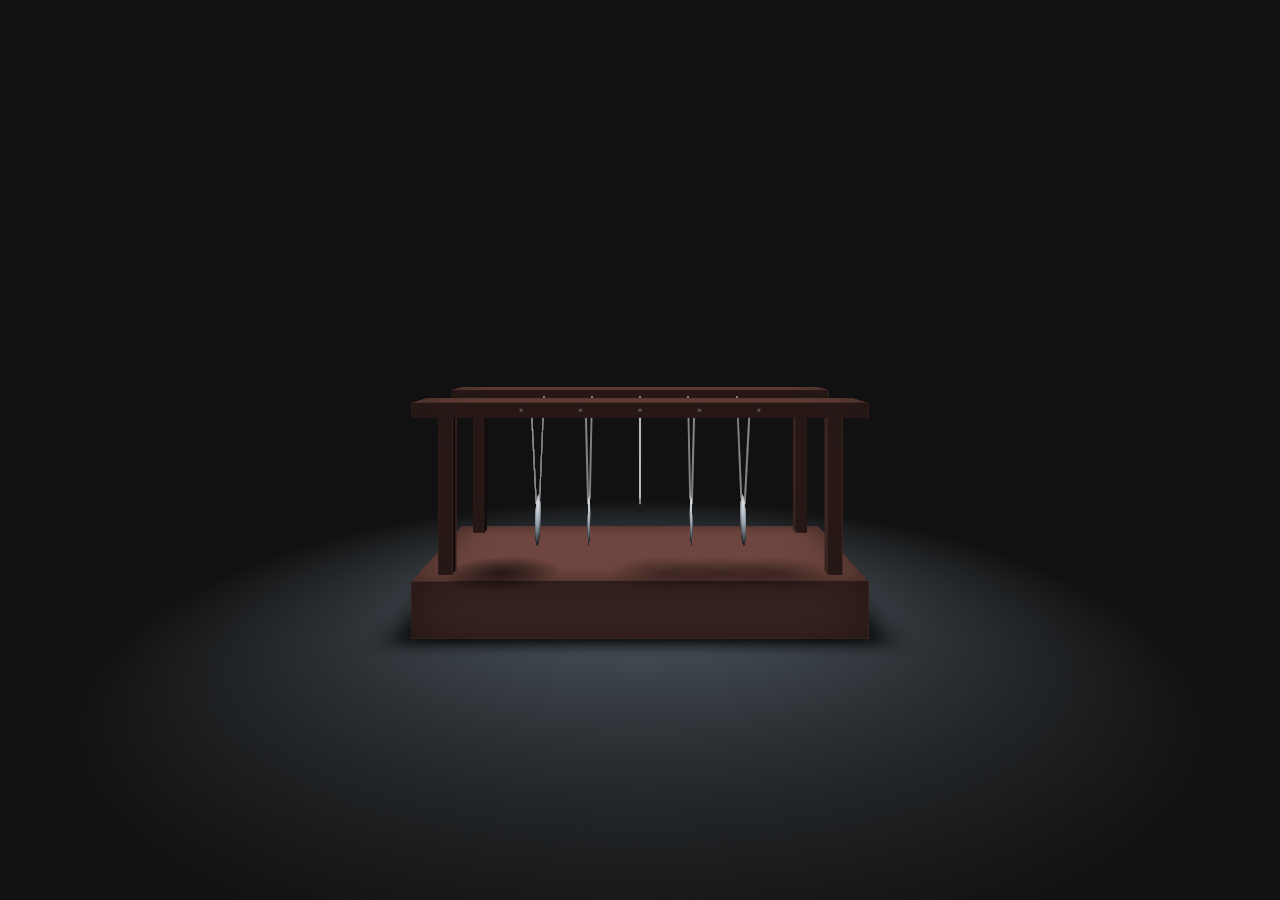
<file: Project9/index.html>
<!DOCTYPE html>
<html lang="en" >
<head>
  <meta charset="UTF-8">
  <title>Newton&#39;s CSS cradle </title>
  <link rel="stylesheet" href="./style.css">

</head>
<body>
<!-- partial:index.partial.html -->
<div class="cradle">

  <div class="floor"></div>

  <div class="wood base">
    <div class="left"></div>
    <div class="right"></div>
    <div class="front"></div>
    <div class="back"></div>
    <div class="top">
      <div class="shadow"></div>
      <div class="shadow"></div>
      <div class="shadow"></div>
      <div class="shadow"></div>
      <div class="shadow"></div>
    </div>
  </div>
  <div class="wood poll">
    <div class="left"></div>
    <div class="right"></div>
    <div class="front"></div>
    <div class="back"></div>
  </div>
  <div class="wood poll">
    <div class="left"></div>
    <div class="right"></div>
    <div class="front"></div>
    <div class="back"></div>
  </div>
  <div class="wood poll">
    <div class="left"></div>
    <div class="right"></div>
    <div class="front"></div>
    <div class="back"></div>
  </div>
  <div class="wood poll">
    <div class="left"></div>
    <div class="right"></div>
    <div class="front"></div>
    <div class="back"></div>
  </div>
  <div class="wood strecher">
    <div class="left"></div>
    <div class="right"></div>
    <div class="front dots"></div>
    <div class="back"></div>
    <div class="top"></div>
  </div>
  <div class="wood strecher">
    <div class="left"></div>
    <div class="right"></div>
    <div class="front"></div>
    <div class="back dots"></div>
    <div class="top"></div>
  </div>

  <div class="ballPlate">
    <div class="ballWrapper">
      <div class="ball"></div>
    </div>
    <div class="line"></div>
    <div class="line"></div>
  </div>
  <div class="ballPlate">
    <div class="ballWrapper">
      <div class="ball"></div>
    </div>
    <div class="line"></div>
    <div class="line"></div>
  </div>
  <div class="ballPlate">
    <div class="ballWrapper">
      <div class="ball"></div>
    </div>
    <div class="line"></div>
    <div class="line"></div>
  </div>
  <div class="ballPlate">
    <div class="ballWrapper">
      <div class="ball"></div>
    </div>
    <div class="line"></div>
    <div class="line"></div>
  </div>
  <div class="ballPlate">
    <div class="ballWrapper">
      <div class="ball"></div>
    </div>
    <div class="line"></div>
    <div class="line"></div>
  </div>
</div>
<!-- partial -->
</body>
</html>
</file>
<file: Project1/style.css>
:root {
  --bg1: #8DD9E7;
  --bg2: #86C6D3;
  --bg3: #5C8F9B;
  --floor1: #EBE4D1;
  --floor2: #c9c5b3;
  --floor3: #bab6a6;
  --floor4: #a49e82;
  --wall1: #E3EAF0;
  --wall2: #CCD8DD;
  --wall2b: #c0ccd0;
  --wall2c: #b1bec2;
  --wall3: #9aadb5;
  --wood1: #FEEFCD;
  --wood2: #E8CFA9;
  --wood3: #CDAC8C;
  --wood3b: #bfa183;
  --wood4: #a48669;
  --wood5: #996951;
  --white1: #EDEDE4;
  --white2: #D9DFD4;
  --white3: #c3c9be;
  --white4: #aeb4a9;
  --blue1: #4F8FC0;
  --blue2: #4383b4;
  --blue3: #3473a3;
  --blue4: #27618c;
  --black1: #474747;
  --black2: #393939;
  --black3: #222222;
  --black4: #1a1a1a;
  --green1: #89B863;
  --green2: #6faa40;
  --green3: #59a11f;
  --yellow1: #e9e35a;
  --yellow2: #dbd54d;
  --yellow3: #d5ce32;
}

/***********************/
/***********************/
/************************/
/* Mixin para crear cubo ( Caras siempre al frente ) */
/************************/
/************************/
/* Mixin para crear rueda */
/************************/
/***********************/
/***********************/
/***********************/
/***********************/
/**/
*, *::after, *::before {
  margin: 0;
  padding: 0;
  box-sizing: border-box;
  user-select: none;
  transform-style: preserve-3d;
  -webkit-tap-highlight-color: transparent;
  user-select: none;
  outline: none;
  appearance: none;
}

/* Generic */
body {
  display: flex;
  justify-content: center;
  align-items: center;
  width: 100%;
  height: 100vh;
  background-color: var(--bg1);
  overflow: hidden;
}

.face {
  position: absolute;
}

.flex {
  display: flex;
  justify-content: center;
  align-items: center;
}

/***************/
/***************/
.room,
.shadows {
  position: absolute;
  width: 30vw;
  height: 45vw;
  transform: perspective(10000px) rotateX(60deg) rotateZ(55deg) translateZ(-8vw);
  transition: transform 100ms linear;
}

.shadow1, .shadow2, .shadow3, .shadow4, .shadow5, .shadow6 {
  position: absolute;
  top: 0vw;
  left: 0vw;
  background-color: var(--bg3);
  filter: blur(0.25vw);
}
.shadow1 {
  width: 30.25vw;
  height: 37.25vw;
}
.shadow2 {
  top: 37vw;
  left: 15vw;
  width: 15.25vw;
  height: 8.25vw;
}
.shadow3, .shadow4 {
  width: 12.25vw;
  height: 37.25vw;
  left: -12vw;
  background-color: transparent;
  background-image: linear-gradient(to left, var(--bg3), var(--bg2));
}
.shadow4 {
  width: 25vw;
  height: 1.25vw;
  top: 37vw;
  left: -10vw;
  filter: blur(1vw);
  opacity: 0.75;
}
.shadow5 {
  top: -2vw;
  left: 27vw;
  width: 5vw;
  height: 5vw;
  background-color: transparent;
  background-image: radial-gradient(circle, var(--bg3), var(--bg2) 80%, transparent);
  border-radius: 50%;
  filter: blur(1vw);
  opacity: 0.5;
}
.shadow6 {
  top: 45vw;
  left: 15vw;
  width: 15.25vw;
  height: 1.25vw;
  background-color: transparent;
  background-image: linear-gradient(to bottom, var(--bg3), var(--bg2) 80%, transparent);
  transform-origin: bottom right;
  filter: blur(1vw);
  opacity: 0.75;
}

.os {
  position: absolute;
  filter: blur(0.2vw);
  background-image: linear-gradient(to bottom, var(--floor2), transparent);
}

.fs {
  position: absolute;
  width: 115%;
  height: 110%;
  background-image: linear-gradient(to bottom, var(--floor3), var(--floor4), var(--floor4));
  filter: blur(0.175vw);
}

.lg {
  position: absolute;
  width: 5vw;
  height: 150%;
  transform: rotateZ(20deg);
  background-image: linear-gradient(to right, transparent, var(--white2), transparent);
  opacity: 0.35;
  filter: blur(0.5vw);
}

/***************/
/***************/
.at {
  position: absolute;
  top: 0vw;
  left: 0vw;
  width: 30vw;
  height: 37vw;
}
.at__front {
  width: 30vw;
  height: 0.6vw;
  transform-origin: bottom left;
  transform: rotateX(-90deg) translateZ(36.4vw);
}
.at__back {
  width: 30vw;
  height: 0.6vw;
  transform-origin: top left;
  transform: rotateX(-90deg) rotateY(180deg) translateX(-30vw) translateY(-0.6vw);
}
.at__right {
  width: 37vw;
  height: 0.6vw;
  transform-origin: top left;
  transform: rotateY(90deg) rotateZ(-90deg) translateZ(30vw) translateX(-37vw) translateY(-0.6vw);
}
.at__left {
  width: 37vw;
  height: 0.6vw;
  transform-origin: top left;
  transform: rotateY(-90deg) rotateZ(90deg) translateY(-0.6vw);
}
.at__top {
  width: 30vw;
  height: 37vw;
  transform-origin: top left;
  transform: translateZ(0.6vw);
}
.at__bottom {
  width: 30vw;
  height: 37vw;
  transform-origin: top left;
  transform: rotateY(180deg) translateX(-30vw);
}
.at__top {
  overflow: hidden;
}
.at__top .os1 {
  width: 6vw;
  height: 100%;
  background-image: linear-gradient(to right, var(--floor3), transparent);
}
.at__top .os2 {
  width: 100%;
  height: 6vw;
}
.at__top .ws {
  position: absolute;
  filter: blur(0.45vw);
  background-color: var(--floor2);
  transform: skewX(-5deg);
}
.at__top .ws1,
.at__top .ws2,
.at__top .ws3 {
  left: 1.5vw;
  top: 1.5vw;
  width: 5vw;
  height: 20vw;
}
.at__top .ws2 {
  left: 27vw;
}
.at__top .ws3 {
  left: 52%;
  width: 0.5vw;
}
.at__top .ws4,
.at__top .ws5 {
  left: 1.5vw;
  top: 1.5vw;
  width: 28vw;
  height: 6vw;
}
.at__top .ws5 {
  top: 15.75vw;
}
.at__top .ws6 {
  left: 9vw;
  top: 1.5vw;
  width: 14vw;
  height: 10vw;
}
.at__top .ws7 {
  right: 2vw;
  top: 1.5vw;
  width: 3vw;
  height: 6vw;
}

.ab {
  position: absolute;
  top: 37vw;
  right: 0vw;
  width: 15vw;
  height: 8vw;
}
.ab__front {
  width: 15vw;
  height: 0.6vw;
  transform-origin: bottom left;
  transform: rotateX(-90deg) translateZ(7.4vw);
}
.ab__back {
  width: 15vw;
  height: 0.6vw;
  transform-origin: top left;
  transform: rotateX(-90deg) rotateY(180deg) translateX(-15vw) translateY(-0.6vw);
}
.ab__right {
  width: 8vw;
  height: 0.6vw;
  transform-origin: top left;
  transform: rotateY(90deg) rotateZ(-90deg) translateZ(15vw) translateX(-8vw) translateY(-0.6vw);
}
.ab__left {
  width: 8vw;
  height: 0.6vw;
  transform-origin: top left;
  transform: rotateY(-90deg) rotateZ(90deg) translateY(-0.6vw);
}
.ab__top {
  width: 15vw;
  height: 8vw;
  transform-origin: top left;
  transform: translateZ(0.6vw);
}
.ab__bottom {
  width: 15vw;
  height: 8vw;
  transform-origin: top left;
  transform: rotateY(180deg) translateX(-15vw);
}

.at__front,
.ab__front {
  background-color: var(--wall3);
}
.at__back,
.ab__back {
  background-color: var(--wall2);
}
.at__right,
.ab__right {
  background-color: var(--wall2);
}
.at__left,
.ab__left {
  background-color: var(--wall2c);
}
.at__top,
.ab__top {
  background-color: var(--floor1);
}
.at__bottom,
.ab__bottom {
  background-color: var(--wall3);
}

/********/
.bb,
.bbl,
.bbr,
.bt {
  position: absolute;
  top: 0;
  left: 1.5vw;
  width: 28.5vw;
  height: 1.5vw;
  transform: translateZ(0.6vw);
}
.bb__front,
.bbl__front,
.bbr__front,
.bt__front {
  width: 28.5vw;
  height: 3vw;
  transform-origin: bottom left;
  transform: rotateX(-90deg) translateZ(-1.5vw);
}
.bb__back,
.bbl__back,
.bbr__back,
.bt__back {
  width: 28.5vw;
  height: 3vw;
  transform-origin: top left;
  transform: rotateX(-90deg) rotateY(180deg) translateX(-28.5vw) translateY(-3vw);
}
.bb__right,
.bbl__right,
.bbr__right,
.bt__right {
  width: 1.5vw;
  height: 3vw;
  transform-origin: top left;
  transform: rotateY(90deg) rotateZ(-90deg) translateZ(28.5vw) translateX(-1.5vw) translateY(-3vw);
}
.bb__left,
.bbl__left,
.bbr__left,
.bt__left {
  width: 1.5vw;
  height: 3vw;
  transform-origin: top left;
  transform: rotateY(-90deg) rotateZ(90deg) translateY(-3vw);
}
.bb__top,
.bbl__top,
.bbr__top,
.bt__top {
  width: 28.5vw;
  height: 1.5vw;
  transform-origin: top left;
  transform: translateZ(3vw);
}
.bb__bottom,
.bbl__bottom,
.bbr__bottom,
.bt__bottom {
  width: 28.5vw;
  height: 1.5vw;
  transform-origin: top left;
  transform: rotateY(180deg) translateX(-28.5vw);
}
.bb__front,
.bbl__front,
.bbr__front,
.bt__front {
  background-color: var(--wall2b);
}
.bb__front .os1,
.bbl__front .os1,
.bbr__front .os1,
.bt__front .os1 {
  width: 100%;
  height: 100%;
  bottom: 0;
  background-image: linear-gradient(to top, var(--wall2c), transparent);
}
.bb__front .os2,
.bbl__front .os2,
.bbr__front .os2,
.bt__front .os2 {
  width: 100%;
  height: 1vw;
  bottom: 0;
  background-image: linear-gradient(to top, var(--wall3), transparent);
}
.bb__back .os1,
.bbl__back .os1,
.bbr__back .os1,
.bt__back .os1 {
  width: 100%;
  height: 6vw;
  bottom: 0;
  background-image: linear-gradient(to top, var(--wall2b), transparent);
}

.bt {
  transform: translateZ(12.6vw);
}

.bbl,
.bbr {
  position: absolute;
  top: 0;
  left: 1.5vw;
  width: 3vw;
  height: 1.5vw;
  transform: translateZ(3.6vw);
}
.bbl__front,
.bbr__front {
  width: 3vw;
  height: 9vw;
  transform-origin: bottom left;
  transform: rotateX(-90deg) translateZ(-7.5vw);
}
.bbl__back,
.bbr__back {
  width: 3vw;
  height: 9vw;
  transform-origin: top left;
  transform: rotateX(-90deg) rotateY(180deg) translateX(-3vw) translateY(-9vw);
}
.bbl__right,
.bbr__right {
  width: 1.5vw;
  height: 9vw;
  transform-origin: top left;
  transform: rotateY(90deg) rotateZ(-90deg) translateZ(3vw) translateX(-1.5vw) translateY(-9vw);
}
.bbl__left,
.bbr__left {
  width: 1.5vw;
  height: 9vw;
  transform-origin: top left;
  transform: rotateY(-90deg) rotateZ(90deg) translateY(-9vw);
}
.bbl__top,
.bbr__top {
  width: 3vw;
  height: 1.5vw;
  transform-origin: top left;
  transform: translateZ(9vw);
}
.bbl__bottom,
.bbr__bottom {
  width: 3vw;
  height: 1.5vw;
  transform-origin: top left;
  transform: rotateY(180deg) translateX(-3vw);
}

.bbr {
  left: 27vw;
}

.bl {
  position: absolute;
  top: 0;
  left: 0;
  width: 1.5vw;
  height: 37vw;
  transform: translateZ(0.6vw);
}
.bl__front {
  width: 1.5vw;
  height: 15vw;
  transform-origin: bottom left;
  transform: rotateX(-90deg) translateZ(22vw);
}
.bl__back {
  width: 1.5vw;
  height: 15vw;
  transform-origin: top left;
  transform: rotateX(-90deg) rotateY(180deg) translateX(-1.5vw) translateY(-15vw);
}
.bl__right {
  width: 37vw;
  height: 15vw;
  transform-origin: top left;
  transform: rotateY(90deg) rotateZ(-90deg) translateZ(1.5vw) translateX(-37vw) translateY(-15vw);
}
.bl__left {
  width: 37vw;
  height: 15vw;
  transform-origin: top left;
  transform: rotateY(-90deg) rotateZ(90deg) translateY(-15vw);
}
.bl__top {
  width: 1.5vw;
  height: 37vw;
  transform-origin: top left;
  transform: translateZ(15vw);
}
.bl__bottom {
  width: 1.5vw;
  height: 37vw;
  transform-origin: top left;
  transform: rotateY(180deg) translateX(-1.5vw);
}
.bl__front {
  background-color: var(--wall3);
}
.bl__right {
  overflow: hidden;
}
.bl__right .os0 {
  position: absolute;
  width: 50%;
  height: 200%;
  bottom: -74%;
  left: 72%;
  transform: rotateZ(55deg);
  background-image: linear-gradient(to top, var(--wall2), var(--wall2b));
}
.bl__right .os1 {
  width: 100%;
  height: 10vw;
  bottom: 0;
  background-image: linear-gradient(to top, var(--wall2b), var(--wall2b), transparent);
}
.bl__right .os2 {
  width: 100%;
  height: 1vw;
  bottom: 0;
  background-image: linear-gradient(to top, var(--wall3), var(--wall2b));
}
.bl__right .os3 {
  width: 10.25vw;
  height: 4.25vw;
  bottom: 0;
  left: 1.75vw;
  background-image: linear-gradient(to top, var(--wall3), var(--wall2c));
}
.bl__right .os4 {
  width: 8.25vw;
  height: 5vw;
  top: 2.5vw;
  left: 2.75vw;
  background-image: linear-gradient(to top, var(--wall3), var(--wall2c));
}
.bl__right .os5 {
  width: 4.5vw;
  height: 4.5vw;
  bottom: 0;
  left: 12vw;
  background-image: linear-gradient(to top, var(--wall3), var(--wall2c));
}
.bl__right .os6 {
  width: 19.5vw;
  height: 12.35vw;
  bottom: 0;
  right: 1.25vw;
  background-image: linear-gradient(to top, var(--wall2c), var(--wall2c));
}
.bl__left .os1 {
  width: 100%;
  height: 6vw;
  bottom: 0;
  background-image: linear-gradient(to top, var(--wall2c), transparent);
}

.bb__back,
.bt__back,
.bbl__back,
.bbr__back,
.bl__back {
  background-color: var(--wall2);
}
.bb__right,
.bt__right,
.bbl__right,
.bbr__right,
.bl__right {
  background-color: var(--wall2);
}
.bb__left,
.bt__left,
.bbl__left,
.bbr__left,
.bl__left {
  background-color: var(--wall2b);
}
.bb__top,
.bt__top,
.bbl__top,
.bbr__top,
.bl__top {
  background-color: var(--wall1);
}
.bb__bottom,
.bt__bottom,
.bbl__bottom,
.bbr__bottom,
.bl__bottom {
  background-color: var(--wall3);
}

.bb__top {
  background-color: var(--wall2);
}

.ventana {
  position: absolute;
  top: 0;
  left: 4.5vw;
  width: 22.5vw;
  height: 1.5vw;
  transform: translateZ(3.6vw);
}
.ventana__front {
  width: 22.5vw;
  height: 9vw;
  transform-origin: bottom left;
  transform: rotateX(-90deg) translateZ(-7.5vw);
}
.ventana__back {
  width: 22.5vw;
  height: 9vw;
  transform-origin: top left;
  transform: rotateX(-90deg) rotateY(180deg) translateX(-22.5vw) translateY(-9vw);
}
.ventana__right {
  width: 1.5vw;
  height: 9vw;
  transform-origin: top left;
  transform: rotateY(90deg) rotateZ(-90deg) translateZ(22.5vw) translateX(-1.5vw) translateY(-9vw);
}
.ventana__left {
  width: 1.5vw;
  height: 9vw;
  transform-origin: top left;
  transform: rotateY(-90deg) rotateZ(90deg) translateY(-9vw);
}
.ventana__top {
  width: 22.5vw;
  height: 1.5vw;
  transform-origin: top left;
  transform: translateZ(9vw);
}
.ventana__bottom {
  width: 22.5vw;
  height: 1.5vw;
  transform-origin: top left;
  transform: rotateY(180deg) translateX(-22.5vw);
}
.ventana__back {
  top: 0.75vw;
  background-image: radial-gradient(var(--bg2), var(--bg3));
  opacity: 0.5;
  overflow: hidden;
}
.ventana__back .lg1 {
  left: 60%;
}
.ventana__back .lg2 {
  width: 15vw;
  left: -20%;
  border-radius: 50%;
}
.ventana__back .vs {
  position: absolute;
  opacity: 0.65;
  filter: blur(0.25vw);
}
.ventana__back .vs1 {
  width: 4vw;
  height: 100%;
  right: 0;
  background-image: linear-gradient(to right, var(--wood1), var(--wood3));
}
.ventana__back .vs2 {
  width: 14vw;
  height: 2vw;
  right: 4.5vw;
  bottom: 0;
  background-image: linear-gradient(to right, var(--blue1), var(--blue1));
}
.ventana__back .vs3 {
  width: 6vw;
  height: 6vw;
  right: 4.5vw;
  top: -2vw;
  border-radius: 50%;
  background-image: radial-gradient(circle, var(--bg1), var(--bg1));
  filter: blur(0.35vw);
}
.ventana__back .vs4 {
  width: 2.5vw;
  height: 2vw;
  bottom: 0;
  background-image: radial-gradient(circle, var(--white1), var(--white1));
  opacity: 0.5;
}
.ventana-l, .ventana-c, .ventana-r {
  position: absolute;
  top: 0.5vw;
  width: 0.5vw;
  height: 0.5vw;
}
.ventana-l__front, .ventana-c__front, .ventana-r__front {
  width: 0.5vw;
  height: 9vw;
  transform-origin: bottom left;
  transform: rotateX(-90deg) translateZ(-8.5vw);
}
.ventana-l__back, .ventana-c__back, .ventana-r__back {
  width: 0.5vw;
  height: 9vw;
  transform-origin: top left;
  transform: rotateX(-90deg) rotateY(180deg) translateX(-0.5vw) translateY(-9vw);
}
.ventana-l__right, .ventana-c__right, .ventana-r__right {
  width: 0.5vw;
  height: 9vw;
  transform-origin: top left;
  transform: rotateY(90deg) rotateZ(-90deg) translateZ(0.5vw) translateX(-0.5vw) translateY(-9vw);
}
.ventana-l__left, .ventana-c__left, .ventana-r__left {
  width: 0.5vw;
  height: 9vw;
  transform-origin: top left;
  transform: rotateY(-90deg) rotateZ(90deg) translateY(-9vw);
}
.ventana-l__top, .ventana-c__top, .ventana-r__top {
  width: 0.5vw;
  height: 0.5vw;
  transform-origin: top left;
  transform: translateZ(9vw);
}
.ventana-l__bottom, .ventana-c__bottom, .ventana-r__bottom {
  width: 0.5vw;
  height: 0.5vw;
  transform-origin: top left;
  transform: rotateY(180deg) translateX(-0.5vw);
}
.ventana-l__front, .ventana-c__front, .ventana-r__front {
  background-color: var(--white1);
}
.ventana-l__back, .ventana-c__back, .ventana-r__back {
  background-color: var(--white1);
}
.ventana-l__right, .ventana-c__right, .ventana-r__right {
  background-color: var(--white2);
}
.ventana-l__left, .ventana-c__left, .ventana-r__left {
  background-color: var(--white2);
}
.ventana-l__top, .ventana-c__top, .ventana-r__top {
  background-color: var(--white1);
}
.ventana-l__bottom, .ventana-c__bottom, .ventana-r__bottom {
  background-color: var(--white1);
}
.ventana-l {
  left: 0;
}
.ventana-c {
  left: 50%;
}
.ventana-r {
  right: 0;
}
.ventana-b, .ventana-t {
  position: absolute;
  left: 0.5vw;
  top: 0.5vw;
  width: 22vw;
  height: 0.5vw;
}
.ventana-b__front, .ventana-t__front {
  width: 22vw;
  height: 0.5vw;
  transform-origin: bottom left;
  transform: rotateX(-90deg) translateZ(0vw);
}
.ventana-b__back, .ventana-t__back {
  width: 22vw;
  height: 0.5vw;
  transform-origin: top left;
  transform: rotateX(-90deg) rotateY(180deg) translateX(-22vw) translateY(-0.5vw);
}
.ventana-b__right, .ventana-t__right {
  width: 0.5vw;
  height: 0.5vw;
  transform-origin: top left;
  transform: rotateY(90deg) rotateZ(-90deg) translateZ(22vw) translateX(-0.5vw) translateY(-0.5vw);
}
.ventana-b__left, .ventana-t__left {
  width: 0.5vw;
  height: 0.5vw;
  transform-origin: top left;
  transform: rotateY(-90deg) rotateZ(90deg) translateY(-0.5vw);
}
.ventana-b__top, .ventana-t__top {
  width: 22vw;
  height: 0.5vw;
  transform-origin: top left;
  transform: translateZ(0.5vw);
}
.ventana-b__bottom, .ventana-t__bottom {
  width: 22vw;
  height: 0.5vw;
  transform-origin: top left;
  transform: rotateY(180deg) translateX(-22vw);
}
.ventana-b__front, .ventana-t__front {
  background-color: var(--white1);
}
.ventana-b__back, .ventana-t__back {
  background-color: var(--white1);
}
.ventana-b__right, .ventana-t__right {
  background-color: var(--white2);
}
.ventana-b__left, .ventana-t__left {
  background-color: var(--white2);
}
.ventana-b__top, .ventana-t__top {
  background-color: var(--white2);
}
.ventana-b__bottom, .ventana-t__bottom {
  background-color: var(--white1);
}
.ventana-t {
  transform: translateZ(8.5vw);
}

/***************/
.cama {
  position: absolute;
  top: 25vw;
  left: 1.75vw;
  width: 15vw;
  height: 10vw;
  transform: translateZ(0.6vw);
}
.cama .fs {
  width: 102%;
  height: 102%;
  background-image: linear-gradient(to bottom, var(--floor2), var(--floor2));
}
.cama-al {
  position: absolute;
  top: 0;
  left: 0;
  width: 0.75vw;
  height: 10vw;
}
.cama-al__front {
  width: 0.75vw;
  height: 4vw;
  transform-origin: bottom left;
  transform: rotateX(-90deg) translateZ(6vw);
}
.cama-al__back {
  width: 0.75vw;
  height: 4vw;
  transform-origin: top left;
  transform: rotateX(-90deg) rotateY(180deg) translateX(-0.75vw) translateY(-4vw);
}
.cama-al__right {
  width: 10vw;
  height: 4vw;
  transform-origin: top left;
  transform: rotateY(90deg) rotateZ(-90deg) translateZ(0.75vw) translateX(-10vw) translateY(-4vw);
}
.cama-al__left {
  width: 10vw;
  height: 4vw;
  transform-origin: top left;
  transform: rotateY(-90deg) rotateZ(90deg) translateY(-4vw);
}
.cama-al__top {
  width: 0.75vw;
  height: 10vw;
  transform-origin: top left;
  transform: translateZ(4vw);
}
.cama-al__bottom {
  width: 0.75vw;
  height: 10vw;
  transform-origin: top left;
  transform: rotateY(180deg) translateX(-0.75vw);
}
.cama-ac {
  position: absolute;
  top: 0.5vw;
  left: 0.75vw;
  width: 13.5vw;
  height: 9vw;
  transform: translateZ(0.5vw);
}
.cama-ac__front {
  width: 13.5vw;
  height: 1vw;
  transform-origin: bottom left;
  transform: rotateX(-90deg) translateZ(8vw);
}
.cama-ac__back {
  width: 13.5vw;
  height: 1vw;
  transform-origin: top left;
  transform: rotateX(-90deg) rotateY(180deg) translateX(-13.5vw) translateY(-1vw);
}
.cama-ac__right {
  width: 9vw;
  height: 1vw;
  transform-origin: top left;
  transform: rotateY(90deg) rotateZ(-90deg) translateZ(13.5vw) translateX(-9vw) translateY(-1vw);
}
.cama-ac__left {
  width: 9vw;
  height: 1vw;
  transform-origin: top left;
  transform: rotateY(-90deg) rotateZ(90deg) translateY(-1vw);
}
.cama-ac__top {
  width: 13.5vw;
  height: 9vw;
  transform-origin: top left;
  transform: translateZ(1vw);
}
.cama-ac__bottom {
  width: 13.5vw;
  height: 9vw;
  transform-origin: top left;
  transform: rotateY(180deg) translateX(-13.5vw);
}
.cama-ar {
  position: absolute;
  top: 0;
  right: 0;
  width: 0.75vw;
  height: 10vw;
}
.cama-ar__front {
  width: 0.75vw;
  height: 2.5vw;
  transform-origin: bottom left;
  transform: rotateX(-90deg) translateZ(7.5vw);
}
.cama-ar__back {
  width: 0.75vw;
  height: 2.5vw;
  transform-origin: top left;
  transform: rotateX(-90deg) rotateY(180deg) translateX(-0.75vw) translateY(-2.5vw);
}
.cama-ar__right {
  width: 10vw;
  height: 2.5vw;
  transform-origin: top left;
  transform: rotateY(90deg) rotateZ(-90deg) translateZ(0.75vw) translateX(-10vw) translateY(-2.5vw);
}
.cama-ar__left {
  width: 10vw;
  height: 2.5vw;
  transform-origin: top left;
  transform: rotateY(-90deg) rotateZ(90deg) translateY(-2.5vw);
}
.cama-ar__top {
  width: 0.75vw;
  height: 10vw;
  transform-origin: top left;
  transform: translateZ(2.5vw);
}
.cama-ar__bottom {
  width: 0.75vw;
  height: 10vw;
  transform-origin: top left;
  transform: rotateY(180deg) translateX(-0.75vw);
}
.cama-al__front, .cama-ac__front, .cama-ar__front {
  background-color: var(--wood3);
}
.cama-al__back, .cama-ac__back, .cama-ar__back {
  background-color: var(--wood2);
}
.cama-al__right, .cama-ac__right, .cama-ar__right {
  background-color: var(--wood2);
}
.cama-al__left, .cama-ac__left, .cama-ar__left {
  background-color: var(--wood2);
}
.cama-al__top, .cama-ac__top, .cama-ar__top {
  background-color: var(--wood1);
}
.cama-al__bottom, .cama-ac__bottom, .cama-ar__bottom {
  background-color: var(--wood3);
}
.cama-ac__top {
  background-image: linear-gradient(to top, var(--wood4), var(--wood2));
}
.cama-al__right {
  background-image: linear-gradient(to bottom, var(--wood2) 60%, var(--wood3));
}
.cama-bc {
  position: absolute;
  top: 0.6vw;
  left: 0.9vw;
  width: 13.2vw;
  height: 8.8vw;
  transform: translateZ(1.6vw);
}
.cama-bc__front {
  width: 13.2vw;
  height: 1vw;
  transform-origin: bottom left;
  transform: rotateX(-90deg) translateZ(7.8vw);
}
.cama-bc__back {
  width: 13.2vw;
  height: 1vw;
  transform-origin: top left;
  transform: rotateX(-90deg) rotateY(180deg) translateX(-13.2vw) translateY(-1vw);
}
.cama-bc__right {
  width: 8.8vw;
  height: 1vw;
  transform-origin: top left;
  transform: rotateY(90deg) rotateZ(-90deg) translateZ(13.2vw) translateX(-8.8vw) translateY(-1vw);
}
.cama-bc__left {
  width: 8.8vw;
  height: 1vw;
  transform-origin: top left;
  transform: rotateY(-90deg) rotateZ(90deg) translateY(-1vw);
}
.cama-bc__top {
  width: 13.2vw;
  height: 8.8vw;
  transform-origin: top left;
  transform: translateZ(1vw);
}
.cama-bc__bottom {
  width: 13.2vw;
  height: 8.8vw;
  transform-origin: top left;
  transform: rotateY(180deg) translateX(-13.2vw);
}
.cama-bc__front {
  background-image: linear-gradient(to right, var(--white3) 40%, var(--bg3) 40%);
}
.cama-bc__back {
  background-image: linear-gradient(to left, var(--white2) 40%, var(--bg2) 40%);
}
.cama-bc__right {
  background-color: var(--white2);
}
.cama-bc__left {
  background-color: var(--white1);
}
.cama-bc__top {
  background-image: linear-gradient(to right, var(--white1) 40%, var(--bg1) 40%);
}
.cama-bc__bottom {
  background-color: var(--white3);
}
.cama-almos {
  position: absolute;
  top: 0.5vw;
  left: 1vw;
  height: 9vw;
  width: 3vw;
  transform: translateZ(2.6vw);
  padding: 0.25vw;
}
.cama-almo {
  position: absolute;
  width: 2.5vw;
  height: 3.5vw;
}
.cama-almo__front {
  width: 2.5vw;
  height: 0.35vw;
  transform-origin: bottom left;
  transform: rotateX(-90deg) translateZ(3.65vw);
}
.cama-almo__back {
  width: 2.5vw;
  height: 0.35vw;
  transform-origin: top left;
  transform: rotateX(-90deg) rotateY(180deg) translateX(-2.5vw) translateY(-0.35vw);
}
.cama-almo__right {
  width: 4vw;
  height: 0.35vw;
  transform-origin: top left;
  transform: rotateY(90deg) rotateZ(-90deg) translateZ(2.5vw) translateX(-4vw) translateY(-0.35vw);
}
.cama-almo__left {
  width: 4vw;
  height: 0.35vw;
  transform-origin: top left;
  transform: rotateY(-90deg) rotateZ(90deg) translateY(-0.35vw);
}
.cama-almo__top {
  width: 2.5vw;
  height: 4vw;
  transform-origin: top left;
  transform: translateZ(0.35vw);
}
.cama-almo__bottom {
  width: 2.5vw;
  height: 4vw;
  transform-origin: top left;
  transform: rotateY(180deg) translateX(-2.5vw);
}
.cama-almo:nth-of-type(2) {
  bottom: 0.75vw;
  transform: rotateZ(-10deg);
}
.cama-almo__front {
  background-color: var(--white3);
}
.cama-almo__back {
  background-color: var(--white2);
}
.cama-almo__right {
  background-color: var(--white2);
}
.cama-almo__left {
  background-color: var(--white1);
}
.cama-almo__top {
  background-color: var(--white1);
}
.cama-almo__bottom {
  background-color: var(--white3);
}
.cama-almo__sh {
  position: absolute;
  top: -5%;
  width: 110%;
  height: 120%;
  background-color: var(--wall2c);
  filter: blur(0.125vw);
}

/***************/
.repisa {
  position: absolute;
  left: 1.5vw;
  top: 26vw;
  width: 2.5vw;
  height: 8vw;
  transform: translateZ(10vw);
  cursor: pointer;
}
.repisa-base {
  position: absolute;
  left: 0.1vw;
  width: 3vw;
  height: 8vw;
  background-color: var(--white4);
  transform-origin: bottom left;
  transform: rotateY(-90deg);
}
.repisa-b, .repisa-t {
  position: absolute;
  width: 4vw;
  height: 8vw;
}
.repisa-b__front, .repisa-t__front {
  width: 2.5vw;
  height: 0.25vw;
  transform-origin: bottom left;
  transform: rotateX(-90deg) translateZ(7.75vw);
}
.repisa-b__back, .repisa-t__back {
  width: 2.5vw;
  height: 0.25vw;
  transform-origin: top left;
  transform: rotateX(-90deg) rotateY(180deg) translateX(-2.5vw) translateY(-0.25vw);
}
.repisa-b__right, .repisa-t__right {
  width: 8vw;
  height: 0.25vw;
  transform-origin: top left;
  transform: rotateY(90deg) rotateZ(-90deg) translateZ(2.5vw) translateX(-8vw) translateY(-0.25vw);
}
.repisa-b__left, .repisa-t__left {
  width: 8vw;
  height: 0.25vw;
  transform-origin: top left;
  transform: rotateY(-90deg) rotateZ(90deg) translateY(-0.25vw);
}
.repisa-b__top, .repisa-t__top {
  width: 2.5vw;
  height: 8vw;
  transform-origin: top left;
  transform: translateZ(0.25vw);
}
.repisa-b__bottom, .repisa-t__bottom {
  width: 2.5vw;
  height: 8vw;
  transform-origin: top left;
  transform: rotateY(180deg) translateX(-2.5vw);
}
.repisa-b__front, .repisa-t__front {
  background-color: var(--white3);
}
.repisa-b__back, .repisa-t__back {
  background-color: var(--white1);
}
.repisa-b__right, .repisa-t__right {
  background-color: var(--white2);
}
.repisa-b__left, .repisa-t__left {
  background-color: var(--white2);
}
.repisa-b__top, .repisa-t__top {
  background-color: var(--white1);
}
.repisa-b__bottom, .repisa-t__bottom {
  background-color: var(--white4);
}
.repisa-t {
  transform: translateZ(3vw);
}
.repisa-l, .repisa-c, .repisa-r {
  position: absolute;
  width: 4vw;
  height: 0.25vw;
  transform: translateZ(0.25vw);
}
.repisa-l__front, .repisa-c__front, .repisa-r__front {
  width: 2.5vw;
  height: 2.75vw;
  transform-origin: bottom left;
  transform: rotateX(-90deg) translateZ(-2.5vw);
}
.repisa-l__back, .repisa-c__back, .repisa-r__back {
  width: 2.5vw;
  height: 2.75vw;
  transform-origin: top left;
  transform: rotateX(-90deg) rotateY(180deg) translateX(-2.5vw) translateY(-2.75vw);
}
.repisa-l__right, .repisa-c__right, .repisa-r__right {
  width: 0.25vw;
  height: 2.75vw;
  transform-origin: top left;
  transform: rotateY(90deg) rotateZ(-90deg) translateZ(2.5vw) translateX(-0.25vw) translateY(-2.75vw);
}
.repisa-l__left, .repisa-c__left, .repisa-r__left {
  width: 0.25vw;
  height: 2.75vw;
  transform-origin: top left;
  transform: rotateY(-90deg) rotateZ(90deg) translateY(-2.75vw);
}
.repisa-l__top, .repisa-c__top, .repisa-r__top {
  width: 2.5vw;
  height: 0.25vw;
  transform-origin: top left;
  transform: translateZ(2.75vw);
}
.repisa-l__bottom, .repisa-c__bottom, .repisa-r__bottom {
  width: 2.5vw;
  height: 0.25vw;
  transform-origin: top left;
  transform: rotateY(180deg) translateX(-2.5vw);
}
.repisa-l__front, .repisa-c__front, .repisa-r__front {
  background-color: var(--white3);
}
.repisa-l__back, .repisa-c__back, .repisa-r__back {
  background-color: var(--white1);
}
.repisa-l__right, .repisa-c__right, .repisa-r__right {
  background-color: var(--white2);
}
.repisa-l__left, .repisa-c__left, .repisa-r__left {
  background-color: var(--white2);
}
.repisa-l__top, .repisa-c__top, .repisa-r__top {
  background-color: var(--white2);
}
.repisa-l__bottom, .repisa-c__bottom, .repisa-r__bottom {
  background-color: var(--white4);
}
.repisa-l {
  bottom: 0;
}
.repisa-l__back {
  background-color: var(--white3);
}
.repisa-c {
  bottom: calc(50% - .125vw);
}
.repisa-c__back {
  background-color: var(--white3);
}
.repisa-c__right {
  background-color: var(--white3);
}
.repisa-puertas {
  width: 100%;
  height: 100%;
}
.repisa-puerta {
  position: absolute;
  width: 0.25vw;
  height: 3.9vw;
  left: 100%;
  transition: transform 0.3s linear;
  transform-origin: bottom left;
}
.repisa-puerta__front {
  width: 0.25vw;
  height: 3.25vw;
  transform-origin: bottom left;
  transform: rotateX(-90deg) translateZ(0.65vw);
}
.repisa-puerta__back {
  width: 0.25vw;
  height: 3.25vw;
  transform-origin: top left;
  transform: rotateX(-90deg) rotateY(180deg) translateX(-0.25vw) translateY(-3.25vw);
}
.repisa-puerta__right {
  width: 3.9vw;
  height: 3.25vw;
  transform-origin: top left;
  transform: rotateY(90deg) rotateZ(-90deg) translateZ(0.25vw) translateX(-3.9vw) translateY(-3.25vw);
}
.repisa-puerta__left {
  width: 3.9vw;
  height: 3.25vw;
  transform-origin: top left;
  transform: rotateY(-90deg) rotateZ(90deg) translateY(-3.25vw);
}
.repisa-puerta__top {
  width: 0.25vw;
  height: 3.9vw;
  transform-origin: top left;
  transform: translateZ(3.25vw);
}
.repisa-puerta__bottom {
  width: 0.25vw;
  height: 3.9vw;
  transform-origin: top left;
  transform: rotateY(180deg) translateX(-0.25vw);
}
.repisa-puerta__front {
  background-color: var(--white3);
}
.repisa-puerta__back {
  background-color: var(--white1);
}
.repisa-puerta__right {
  background-color: var(--white2);
}
.repisa-puerta__left {
  background-color: var(--white3);
}
.repisa-puerta__top {
  background-color: var(--white1);
}
.repisa-puerta__bottom {
  background-color: var(--white4);
}
.repisa-puerta:nth-of-type(2) {
  bottom: 0;
}

.is-repisa-open {
  transform: rotateZ(40deg);
  transform-origin: bottom left;
  transition: transform 0.5s linear;
}

/***************/
.buro {
  position: absolute;
  left: 1.5vw;
  top: 20.5vw;
  width: 3vw;
  height: 4vw;
  transform: translateZ(0.6vw);
  cursor: pointer;
}
.buro-b, .buro-c, .buro-t {
  position: absolute;
  width: 3vw;
  height: 5vw;
}
.buro-b__front, .buro-c__front, .buro-t__front {
  width: 3vw;
  height: 0.25vw;
  transform-origin: bottom left;
  transform: rotateX(-90deg) translateZ(3.75vw);
}
.buro-b__back, .buro-c__back, .buro-t__back {
  width: 3vw;
  height: 0.25vw;
  transform-origin: top left;
  transform: rotateX(-90deg) rotateY(180deg) translateX(-3vw) translateY(-0.25vw);
}
.buro-b__right, .buro-c__right, .buro-t__right {
  width: 4vw;
  height: 0.25vw;
  transform-origin: top left;
  transform: rotateY(90deg) rotateZ(-90deg) translateZ(3vw) translateX(-4vw) translateY(-0.25vw);
}
.buro-b__left, .buro-c__left, .buro-t__left {
  width: 4vw;
  height: 0.25vw;
  transform-origin: top left;
  transform: rotateY(-90deg) rotateZ(90deg) translateY(-0.25vw);
}
.buro-b__top, .buro-c__top, .buro-t__top {
  width: 3vw;
  height: 4vw;
  transform-origin: top left;
  transform: translateZ(0.25vw);
}
.buro-b__bottom, .buro-c__bottom, .buro-t__bottom {
  width: 3vw;
  height: 4vw;
  transform-origin: top left;
  transform: rotateY(180deg) translateX(-3vw);
}
.buro-b__front, .buro-c__front, .buro-t__front {
  background-color: var(--wood3);
}
.buro-b__back, .buro-c__back, .buro-t__back {
  background-color: var(--wood1);
}
.buro-b__right, .buro-c__right, .buro-t__right {
  background-color: var(--wood2);
}
.buro-b__left, .buro-c__left, .buro-t__left {
  background-color: var(--wood2);
}
.buro-b__top, .buro-c__top, .buro-t__top {
  background-color: var(--wood2);
}
.buro-b__bottom, .buro-c__bottom, .buro-t__bottom {
  background-color: var(--wood4);
}
.buro-b__top {
  background-color: var(--wood3b);
}
.buro-t {
  transform: translateZ(4vw);
}
.buro-t__top {
  background-color: var(--wood1);
}
.buro-c {
  transform: translateZ(2vw);
}
.buro-c__top {
  background-color: var(--wood3b);
}
.buro-c__right {
  background-color: var(--wood3b);
}
.buro-l, .buro-r {
  position: absolute;
  width: 0.25vw;
  height: 5vw;
}
.buro-l__front, .buro-r__front {
  width: 3vw;
  height: 4.25vw;
  transform-origin: bottom left;
  transform: rotateX(-90deg) translateZ(-4vw);
}
.buro-l__back, .buro-r__back {
  width: 3vw;
  height: 4.25vw;
  transform-origin: top left;
  transform: rotateX(-90deg) rotateY(180deg) translateX(-3vw) translateY(-4.25vw);
}
.buro-l__right, .buro-r__right {
  width: 0.25vw;
  height: 4.25vw;
  transform-origin: top left;
  transform: rotateY(90deg) rotateZ(-90deg) translateZ(3vw) translateX(-0.25vw) translateY(-4.25vw);
}
.buro-l__left, .buro-r__left {
  width: 0.25vw;
  height: 4.25vw;
  transform-origin: top left;
  transform: rotateY(-90deg) rotateZ(90deg) translateY(-4.25vw);
}
.buro-l__top, .buro-r__top {
  width: 3vw;
  height: 0.25vw;
  transform-origin: top left;
  transform: translateZ(4.25vw);
}
.buro-l__bottom, .buro-r__bottom {
  width: 3vw;
  height: 0.25vw;
  transform-origin: top left;
  transform: rotateY(180deg) translateX(-3vw);
}
.buro-l__front, .buro-r__front {
  background-color: var(--wood4);
}
.buro-l__back, .buro-r__back {
  background-color: var(--wood1);
}
.buro-l__right, .buro-r__right {
  background-color: var(--wood2);
}
.buro-l__left, .buro-r__left {
  background-color: var(--wood2);
}
.buro-l__top, .buro-r__top {
  background-color: var(--wood1);
}
.buro-l__bottom, .buro-r__bottom {
  background-color: var(--wood4);
}
.buro-l {
  top: 100%;
}
.buro-l__back {
  background-color: var(--wood3);
}
.buro-l__front {
  background-color: var(--wood3);
}
.buro-puerta {
  position: absolute;
  width: 0.25vw;
  height: 4.25vw;
  left: 100%;
  transform: translateZ(0.125vw);
}
.buro-puerta__front {
  width: 0.25vw;
  height: 2vw;
  transform-origin: bottom left;
  transform: rotateX(-90deg) translateZ(2.25vw);
}
.buro-puerta__back {
  width: 0.25vw;
  height: 2vw;
  transform-origin: top left;
  transform: rotateX(-90deg) rotateY(180deg) translateX(-0.25vw) translateY(-2vw);
}
.buro-puerta__right {
  width: 4.25vw;
  height: 2vw;
  transform-origin: top left;
  transform: rotateY(90deg) rotateZ(-90deg) translateZ(0.25vw) translateX(-4.25vw) translateY(-2vw);
}
.buro-puerta__left {
  width: 4.25vw;
  height: 2vw;
  transform-origin: top left;
  transform: rotateY(-90deg) rotateZ(90deg) translateY(-2vw);
}
.buro-puerta__top {
  width: 0.25vw;
  height: 4.25vw;
  transform-origin: top left;
  transform: translateZ(2vw);
}
.buro-puerta__bottom {
  width: 0.25vw;
  height: 4.25vw;
  transform-origin: top left;
  transform: rotateY(180deg) translateX(-0.25vw);
}
.buro-puerta__front {
  background-color: var(--wood3);
}
.buro-puerta__back {
  background-color: var(--wood1);
}
.buro-puerta__right {
  background-color: var(--wood2);
}
.buro-puerta__left {
  background-color: var(--wood3);
}
.buro-puerta__top {
  background-color: var(--wood1);
}
.buro-puerta__bottom {
  background-color: var(--wood4);
}
.buro-puerta:nth-of-type(2) {
  transform: translateZ(2.25vw);
}

/***************/
.bocina {
  position: absolute;
  left: 2.75vw;
  top: 21vw;
  width: 0.5vw;
  height: 3vw;
  transform: translateZ(5vw);
  display: flex;
  flex-direction: column;
  justify-content: space-between;
  cursor: pointer;
}
.bocina-l, .bocina-r {
  width: 0.5vw;
  height: 0.5vw;
}
.bocina-l__front, .bocina-r__front {
  width: 0.5vw;
  height: 1.75vw;
  transform-origin: bottom left;
  transform: rotateX(-90deg) translateZ(-1.15vw);
}
.bocina-l__back, .bocina-r__back {
  width: 0.5vw;
  height: 1.75vw;
  transform-origin: top left;
  transform: rotateX(-90deg) rotateY(180deg) translateX(-0.5vw) translateY(-1.75vw);
}
.bocina-l__right, .bocina-r__right {
  width: 0.6vw;
  height: 1.75vw;
  transform-origin: top left;
  transform: rotateY(90deg) rotateZ(-90deg) translateZ(0.5vw) translateX(-0.6vw) translateY(-1.75vw);
}
.bocina-l__left, .bocina-r__left {
  width: 0.6vw;
  height: 1.75vw;
  transform-origin: top left;
  transform: rotateY(-90deg) rotateZ(90deg) translateY(-1.75vw);
}
.bocina-l__top, .bocina-r__top {
  width: 0.5vw;
  height: 0.6vw;
  transform-origin: top left;
  transform: translateZ(1.75vw);
}
.bocina-l__bottom, .bocina-r__bottom {
  width: 0.5vw;
  height: 0.6vw;
  transform-origin: top left;
  transform: rotateY(180deg) translateX(-0.5vw);
}
.bocina-l__front, .bocina-r__front {
  background-color: var(--black3);
}
.bocina-l__back, .bocina-r__back {
  background-color: var(--black1);
}
.bocina-l__right, .bocina-r__right {
  background-color: var(--black2);
}
.bocina-l__left, .bocina-r__left {
  background-color: var(--black2);
}
.bocina-l__top, .bocina-r__top {
  background-color: var(--black2);
}
.bocina-l__bottom, .bocina-r__bottom {
  background-color: var(--black3);
}
.bocina-stereo {
  width: 0.5vw;
  height: 1.5vw;
}
.bocina-stereo__front {
  width: 0.5vw;
  height: 0.75vw;
  transform-origin: bottom left;
  transform: rotateX(-90deg) translateZ(0.75vw);
}
.bocina-stereo__back {
  width: 0.5vw;
  height: 0.75vw;
  transform-origin: top left;
  transform: rotateX(-90deg) rotateY(180deg) translateX(-0.5vw) translateY(-0.75vw);
}
.bocina-stereo__right {
  width: 1.5vw;
  height: 0.75vw;
  transform-origin: top left;
  transform: rotateY(90deg) rotateZ(-90deg) translateZ(0.5vw) translateX(-1.5vw) translateY(-0.75vw);
}
.bocina-stereo__left {
  width: 1.5vw;
  height: 0.75vw;
  transform-origin: top left;
  transform: rotateY(-90deg) rotateZ(90deg) translateY(-0.75vw);
}
.bocina-stereo__top {
  width: 0.5vw;
  height: 1.5vw;
  transform-origin: top left;
  transform: translateZ(0.75vw);
}
.bocina-stereo__bottom {
  width: 0.5vw;
  height: 1.5vw;
  transform-origin: top left;
  transform: rotateY(180deg) translateX(-0.5vw);
}
.bocina-stereo__front {
  background-color: var(--black3);
}
.bocina-stereo__back {
  background-color: var(--black1);
}
.bocina-stereo__right {
  background-color: var(--black2);
  display: flex;
  justify-content: center;
  align-items: center;
}
.bocina-stereo__right::before {
  content: "";
  position: absolute;
  width: 0.25vw;
  height: 0.25vw;
  border-radius: 50%;
  background-color: var(--white1);
}
.bocina-stereo__left {
  background-color: var(--black2);
}
.bocina-stereo__top {
  background-color: var(--black2);
}
.bocina-stereo__bottom {
  background-color: var(--black3);
}

.is-bocina-active {
  animation: bocina 0.5s ease infinite;
}

@keyframes bocina {
  0%, 10%, 50% {
    transform: translateZ(0);
  }
  40%, 60%, 90%, 100% {
    transform: translateZ(-0.05vw);
  }
}
.is-librero-open {
  transform: rotateZ(30deg);
  transform-origin: bottom left;
  transition: transform 0.5s linear;
}

.libro {
  position: absolute;
  width: 2vw;
  height: 0.5vw;
  cursor: pointer;
  transition: left 1s;
}
.libro__front {
  width: 2vw;
  height: 2vw;
  transform-origin: bottom left;
  transform: rotateX(-90deg) translateZ(-1.5vw);
}
.libro__back {
  width: 2vw;
  height: 2vw;
  transform-origin: top left;
  transform: rotateX(-90deg) rotateY(180deg) translateX(-2vw) translateY(-2vw);
}
.libro__right {
  width: 0.5vw;
  height: 2vw;
  transform-origin: top left;
  transform: rotateY(90deg) rotateZ(-90deg) translateZ(2vw) translateX(-0.5vw) translateY(-2vw);
}
.libro__left {
  width: 0.5vw;
  height: 2vw;
  transform-origin: top left;
  transform: rotateY(-90deg) rotateZ(90deg) translateY(-2vw);
}
.libro__top {
  width: 2vw;
  height: 0.5vw;
  transform-origin: top left;
  transform: translateZ(2vw);
}
.libro__bottom {
  width: 2vw;
  height: 0.5vw;
  transform-origin: top left;
  transform: rotateY(180deg) translateX(-2vw);
}
.libro:nth-of-type(1) {
  left: 1.9vw;
  top: 10vw;
  transform: translateZ(6.9vw);
}
.libro:nth-of-type(2) {
  left: 2vw;
  top: 9.45vw;
  transform: translateZ(6.8vw);
}
.libro:nth-of-type(3) {
  left: 2vw;
  top: 8.9vw;
  transform: translateZ(6.8vw);
}
.libro:nth-of-type(4) {
  left: 2vw;
  top: 8vw;
  transform: translateZ(6.9vw) rotateX(-8deg);
}
.libro:nth-of-type(5) {
  left: 1.9vw;
  top: 6.5vw;
  transform: translateZ(6.9vw) rotateX(-8deg);
}
.libro:nth-of-type(6) {
  left: 2vw;
  top: 5.9vw;
  transform: translateZ(6.9vw) rotateX(-10deg);
}
.libro:nth-of-type(7) {
  left: 2.1vw;
  top: 5.3vw;
  transform: translateZ(6.9vw) rotateX(-12deg);
}
.libro:nth-of-type(8) {
  left: 2vw;
  top: 2vw;
  transform: translateZ(7vw) rotateX(-90deg);
}
.libro:nth-of-type(9) {
  left: 2.1vw;
  top: 10vw;
  transform: translateZ(3.9vw);
}
.libro:nth-of-type(10) {
  left: 2vw;
  top: 9.45vw;
  transform: translateZ(3.8vw);
}
.libro:nth-of-type(11) {
  left: 1.9vw;
  top: 8.9vw;
  transform: translateZ(3.8vw);
}
.libro:nth-of-type(12) {
  left: 2vw;
  top: 8vw;
  transform: translateZ(3.9vw) rotateX(-8deg);
}
.libro:nth-of-type(13) {
  left: 2.05vw;
  top: 7.5vw;
  transform: translateZ(3.9vw) rotateX(-8deg);
}
.libro:hover {
  left: 4vw;
  transition: left 1s;
}
.libro--azul .libro__front {
  background-color: var(--blue3);
}
.libro--azul .libro__back {
  background-color: var(--blue3);
}
.libro--azul .libro__right {
  background-color: var(--blue2);
}
.libro--azul .libro__left {
  background-color: var(--white3);
}
.libro--azul .libro__top {
  background-color: var(--white2);
}
.libro--azul .libro__bottom {
  background-color: var(--white2);
}
.libro--verde .libro__front {
  background-color: var(--green3);
}
.libro--verde .libro__back {
  background-color: var(--green3);
}
.libro--verde .libro__right {
  background-color: var(--green2);
}
.libro--verde .libro__left {
  background-color: var(--white3);
}
.libro--verde .libro__top {
  background-color: var(--white2);
}
.libro--verde .libro__bottom {
  background-color: var(--white2);
}
.libro--amarillo .libro__front {
  background-color: var(--bg3);
}
.libro--amarillo .libro__back {
  background-color: var(--bg3);
}
.libro--amarillo .libro__right {
  background-color: var(--bg2);
}
.libro--amarillo .libro__left {
  background-color: var(--white3);
}
.libro--amarillo .libro__top {
  background-color: var(--white2);
}
.libro--amarillo .libro__bottom {
  background-color: var(--white2);
}
.libro--blanco .libro__front {
  background-color: var(--white3);
}
.libro--blanco .libro__back {
  background-color: var(--white3);
}
.libro--blanco .libro__right {
  background-color: var(--white3);
}
.libro--blanco .libro__left {
  background-color: var(--white3);
}
.libro--blanco .libro__top {
  background-color: var(--white2);
}
.libro--blanco .libro__bottom {
  background-color: var(--white2);
}

/***************/
.librero {
  position: absolute;
  left: 1.5vw;
  top: 11vw;
  width: 3vw;
  height: 9vw;
  transform: translateZ(0.6vw);
  cursor: pointer;
}
.librero:nth-of-type(1) {
  top: 1.5vw;
}
.librero-base {
  position: absolute;
  left: 0.1vw;
  width: 12vw;
  height: 9vw;
  background-color: var(--wood4);
  transform-origin: bottom left;
  transform: rotateY(-90deg);
}
.librero-b, .librero-m1, .librero-m2, .librero-m3, .librero-t {
  position: absolute;
  width: 3vw;
  height: 9vw;
}
.librero-b__front, .librero-m1__front, .librero-m2__front, .librero-m3__front, .librero-t__front {
  width: 3vw;
  height: 0.25vw;
  transform-origin: bottom left;
  transform: rotateX(-90deg) translateZ(8.75vw);
}
.librero-b__back, .librero-m1__back, .librero-m2__back, .librero-m3__back, .librero-t__back {
  width: 3vw;
  height: 0.25vw;
  transform-origin: top left;
  transform: rotateX(-90deg) rotateY(180deg) translateX(-3vw) translateY(-0.25vw);
}
.librero-b__right, .librero-m1__right, .librero-m2__right, .librero-m3__right, .librero-t__right {
  width: 9vw;
  height: 0.25vw;
  transform-origin: top left;
  transform: rotateY(90deg) rotateZ(-90deg) translateZ(3vw) translateX(-9vw) translateY(-0.25vw);
}
.librero-b__left, .librero-m1__left, .librero-m2__left, .librero-m3__left, .librero-t__left {
  width: 9vw;
  height: 0.25vw;
  transform-origin: top left;
  transform: rotateY(-90deg) rotateZ(90deg) translateY(-0.25vw);
}
.librero-b__top, .librero-m1__top, .librero-m2__top, .librero-m3__top, .librero-t__top {
  width: 3vw;
  height: 9vw;
  transform-origin: top left;
  transform: translateZ(0.25vw);
}
.librero-b__bottom, .librero-m1__bottom, .librero-m2__bottom, .librero-m3__bottom, .librero-t__bottom {
  width: 3vw;
  height: 9vw;
  transform-origin: top left;
  transform: rotateY(180deg) translateX(-3vw);
}
.librero-b__front, .librero-m1__front, .librero-m2__front, .librero-m3__front, .librero-t__front {
  background-color: var(--wood3);
}
.librero-b__back, .librero-m1__back, .librero-m2__back, .librero-m3__back, .librero-t__back {
  background-color: var(--wood1);
}
.librero-b__right, .librero-m1__right, .librero-m2__right, .librero-m3__right, .librero-t__right {
  background-color: var(--wood2);
}
.librero-b__left, .librero-m1__left, .librero-m2__left, .librero-m3__left, .librero-t__left {
  background-color: var(--wood2);
}
.librero-b__top, .librero-m1__top, .librero-m2__top, .librero-m3__top, .librero-t__top {
  background-color: var(--wood3);
}
.librero-b__bottom, .librero-m1__bottom, .librero-m2__bottom, .librero-m3__bottom, .librero-t__bottom {
  background-color: var(--wood4);
}
.librero-m1 {
  transform: translateZ(3vw);
}
.librero-m2 {
  transform: translateZ(6vw);
}
.librero-m3 {
  transform: translateZ(9vw);
}
.librero-t {
  transform: translateZ(12vw);
}
.librero-t__top {
  background-image: linear-gradient(60deg, var(--wood1) 36%, var(--wood2) 40%);
}
.librero-l, .librero-r {
  position: absolute;
  width: 0.25vw;
  height: 5vw;
}
.librero-l__front, .librero-r__front {
  width: 3vw;
  height: 12.25vw;
  transform-origin: bottom left;
  transform: rotateX(-90deg) translateZ(-12vw);
}
.librero-l__back, .librero-r__back {
  width: 3vw;
  height: 12.25vw;
  transform-origin: top left;
  transform: rotateX(-90deg) rotateY(180deg) translateX(-3vw) translateY(-12.25vw);
}
.librero-l__right, .librero-r__right {
  width: 0.25vw;
  height: 12.25vw;
  transform-origin: top left;
  transform: rotateY(90deg) rotateZ(-90deg) translateZ(3vw) translateX(-0.25vw) translateY(-12.25vw);
}
.librero-l__left, .librero-r__left {
  width: 0.25vw;
  height: 12.25vw;
  transform-origin: top left;
  transform: rotateY(-90deg) rotateZ(90deg) translateY(-12.25vw);
}
.librero-l__top, .librero-r__top {
  width: 3vw;
  height: 0.25vw;
  transform-origin: top left;
  transform: translateZ(12.25vw);
}
.librero-l__bottom, .librero-r__bottom {
  width: 3vw;
  height: 0.25vw;
  transform-origin: top left;
  transform: rotateY(180deg) translateX(-3vw);
}
.librero-l__front, .librero-r__front {
  background-color: var(--wood3b);
}
.librero-l__back, .librero-r__back {
  background-color: var(--wood1);
}
.librero-l__right, .librero-r__right {
  background-color: var(--wood2);
}
.librero-l__left, .librero-r__left {
  background-color: var(--wood2);
}
.librero-l__top, .librero-r__top {
  background-color: var(--wood1);
}
.librero-l__bottom, .librero-r__bottom {
  background-color: var(--wood4);
}
.librero-r__top {
  background-color: var(--wood2);
}
.librero-l {
  top: 100%;
}
.librero-l__back {
  background-color: var(--wood3);
}
.librero-l__front {
  background-color: var(--wood3);
}
.librero-l1, .librero-l2, .librero-l3, .librero-l4 {
  top: calc(50% - .125vw);
  position: absolute;
  width: 0.25vw;
  height: 5vw;
  transform: translateZ(3vw);
}
.librero-l1__front, .librero-l2__front, .librero-l3__front, .librero-l4__front {
  width: 3vw;
  height: 3vw;
  transform-origin: bottom left;
  transform: rotateX(-90deg) translateZ(-2.75vw);
}
.librero-l1__back, .librero-l2__back, .librero-l3__back, .librero-l4__back {
  width: 3vw;
  height: 3vw;
  transform-origin: top left;
  transform: rotateX(-90deg) rotateY(180deg) translateX(-3vw) translateY(-3vw);
}
.librero-l1__right, .librero-l2__right, .librero-l3__right, .librero-l4__right {
  width: 0.25vw;
  height: 3vw;
  transform-origin: top left;
  transform: rotateY(90deg) rotateZ(-90deg) translateZ(3vw) translateX(-0.25vw) translateY(-3vw);
}
.librero-l1__left, .librero-l2__left, .librero-l3__left, .librero-l4__left {
  width: 0.25vw;
  height: 3vw;
  transform-origin: top left;
  transform: rotateY(-90deg) rotateZ(90deg) translateY(-3vw);
}
.librero-l1__top, .librero-l2__top, .librero-l3__top, .librero-l4__top {
  width: 3vw;
  height: 0.25vw;
  transform-origin: top left;
  transform: translateZ(3vw);
}
.librero-l1__bottom, .librero-l2__bottom, .librero-l3__bottom, .librero-l4__bottom {
  width: 3vw;
  height: 0.25vw;
  transform-origin: top left;
  transform: rotateY(180deg) translateX(-3vw);
}
.librero-l1__front, .librero-l2__front, .librero-l3__front, .librero-l4__front {
  background-color: var(--wood3b);
}
.librero-l1__back, .librero-l2__back, .librero-l3__back, .librero-l4__back {
  background-color: var(--wood3b);
}
.librero-l1__right, .librero-l2__right, .librero-l3__right, .librero-l4__right {
  background-color: var(--wood2);
}
.librero-l1__left, .librero-l2__left, .librero-l3__left, .librero-l4__left {
  background-color: var(--wood2);
}
.librero-l1__top, .librero-l2__top, .librero-l3__top, .librero-l4__top {
  background-color: var(--wood1);
}
.librero-l1__bottom, .librero-l2__bottom, .librero-l3__bottom, .librero-l4__bottom {
  background-color: var(--wood4);
}
.librero-l2 {
  transform: translateZ(6vw);
  top: calc(33% - .125vw);
}
.librero-l3 {
  transform: translateZ(6vw);
  top: calc(66% - .125vw);
}
.librero-l4 {
  transform: translateZ(9vw);
  top: calc(50% - .125vw);
}
.librero-r1, .librero-r2, .librero-r3 {
  position: absolute;
  left: 3vw;
  width: 0.25vw;
  height: 3vw;
}
.librero-r1__front, .librero-r2__front, .librero-r3__front {
  width: 0.25vw;
  height: 12.25vw;
  transform-origin: bottom left;
  transform: rotateX(-90deg) translateZ(-9.35vw);
}
.librero-r1__back, .librero-r2__back, .librero-r3__back {
  width: 0.25vw;
  height: 12.25vw;
  transform-origin: top left;
  transform: rotateX(-90deg) rotateY(180deg) translateX(-0.25vw) translateY(-12.25vw);
}
.librero-r1__right, .librero-r2__right, .librero-r3__right {
  width: 2.9vw;
  height: 12.25vw;
  transform-origin: top left;
  transform: rotateY(90deg) rotateZ(-90deg) translateZ(0.25vw) translateX(-2.9vw) translateY(-12.25vw);
}
.librero-r1__left, .librero-r2__left, .librero-r3__left {
  width: 2.9vw;
  height: 12.25vw;
  transform-origin: top left;
  transform: rotateY(-90deg) rotateZ(90deg) translateY(-12.25vw);
}
.librero-r1__top, .librero-r2__top, .librero-r3__top {
  width: 0.25vw;
  height: 2.9vw;
  transform-origin: top left;
  transform: translateZ(12.25vw);
}
.librero-r1__bottom, .librero-r2__bottom, .librero-r3__bottom {
  width: 0.25vw;
  height: 2.9vw;
  transform-origin: top left;
  transform: rotateY(180deg) translateX(-0.25vw);
}
.librero-r1__front, .librero-r2__front, .librero-r3__front {
  background-color: var(--wood3b);
}
.librero-r1__back, .librero-r2__back, .librero-r3__back {
  background-color: var(--wood3b);
}
.librero-r1__right, .librero-r2__right, .librero-r3__right {
  background-color: var(--wood2);
}
.librero-r1__left, .librero-r2__left, .librero-r3__left {
  background-color: var(--wood2);
}
.librero-r1__top, .librero-r2__top, .librero-r3__top {
  background-color: var(--wood1);
}
.librero-r1__bottom, .librero-r2__bottom, .librero-r3__bottom {
  background-color: var(--wood4);
}
.librero-r1 {
  transition: transform 0.5s linear;
  transform-origin: bottom left;
}
.librero-r2 {
  top: calc(33% + .075vw);
}
.librero-r3 {
  bottom: calc(0% - .125vw);
}
.librero:nth-of-type(2) .librero-t .librero-t__top {
  background-image: linear-gradient(55deg, var(--wood1) 40%, var(--wood1) 40%);
}
.librero:nth-of-type(2) .librero-r .librero-r__top {
  background-color: var(--wood1);
}

.sillon {
  position: absolute;
  left: 9vw;
  top: 2vw;
  width: 14vw;
  height: 4vw;
  transform: translateZ(0.6vw);
}
.sillon .fs {
  width: 100%;
}
.sillon-l, .sillon-c, .sillon-c2, .sillon-r {
  position: absolute;
  width: 1vw;
  height: 4vw;
}
.sillon-l__front, .sillon-c__front, .sillon-c2__front, .sillon-r__front {
  width: 1vw;
  height: 3vw;
  transform-origin: bottom left;
  transform: rotateX(-90deg) translateZ(1vw);
}
.sillon-l__back, .sillon-c__back, .sillon-c2__back, .sillon-r__back {
  width: 1vw;
  height: 3vw;
  transform-origin: top left;
  transform: rotateX(-90deg) rotateY(180deg) translateX(-1vw) translateY(-3vw);
}
.sillon-l__right, .sillon-c__right, .sillon-c2__right, .sillon-r__right {
  width: 4vw;
  height: 3vw;
  transform-origin: top left;
  transform: rotateY(90deg) rotateZ(-90deg) translateZ(1vw) translateX(-4vw) translateY(-3vw);
}
.sillon-l__left, .sillon-c__left, .sillon-c2__left, .sillon-r__left {
  width: 4vw;
  height: 3vw;
  transform-origin: top left;
  transform: rotateY(-90deg) rotateZ(90deg) translateY(-3vw);
}
.sillon-l__top, .sillon-c__top, .sillon-c2__top, .sillon-r__top {
  width: 1vw;
  height: 4vw;
  transform-origin: top left;
  transform: translateZ(3vw);
}
.sillon-l__bottom, .sillon-c__bottom, .sillon-c2__bottom, .sillon-r__bottom {
  width: 1vw;
  height: 4vw;
  transform-origin: top left;
  transform: rotateY(180deg) translateX(-1vw);
}
.sillon-l__front, .sillon-c__front, .sillon-c2__front, .sillon-r__front {
  background-color: var(--blue3);
}
.sillon-l__back, .sillon-c__back, .sillon-c2__back, .sillon-r__back {
  background-color: var(--blue3);
}
.sillon-l__right, .sillon-c__right, .sillon-c2__right, .sillon-r__right {
  background-color: var(--blue2);
}
.sillon-l__left, .sillon-c__left, .sillon-c2__left, .sillon-r__left {
  background-color: var(--blue3);
}
.sillon-l__top, .sillon-c__top, .sillon-c2__top, .sillon-r__top {
  background-color: var(--blue1);
}
.sillon-l__bottom, .sillon-c__bottom, .sillon-c2__bottom, .sillon-r__bottom {
  background-color: var(--blue3);
}
.sillon-r {
  right: 0;
}
.sillon-c, .sillon-c2 {
  left: 1vw;
}
.sillon-c__front, .sillon-c2__front {
  width: 5.95vw;
  height: 2vw;
  transform-origin: bottom left;
  transform: rotateX(-90deg) translateZ(1.9vw);
}
.sillon-c__back, .sillon-c2__back {
  width: 5.95vw;
  height: 2vw;
  transform-origin: top left;
  transform: rotateX(-90deg) rotateY(180deg) translateX(-5.95vw) translateY(-2vw);
}
.sillon-c__right, .sillon-c2__right {
  width: 3.9vw;
  height: 2vw;
  transform-origin: top left;
  transform: rotateY(90deg) rotateZ(-90deg) translateZ(5.95vw) translateX(-3.9vw) translateY(-2vw);
}
.sillon-c__left, .sillon-c2__left {
  width: 3.9vw;
  height: 2vw;
  transform-origin: top left;
  transform: rotateY(-90deg) rotateZ(90deg) translateY(-2vw);
}
.sillon-c__top, .sillon-c2__top {
  width: 5.95vw;
  height: 3.9vw;
  transform-origin: top left;
  transform: translateZ(2vw);
}
.sillon-c__bottom, .sillon-c2__bottom {
  width: 5.95vw;
  height: 3.9vw;
  transform-origin: top left;
  transform: rotateY(180deg) translateX(-5.95vw);
}
.sillon-c2 {
  left: 7vw;
}
.sillon-b, .sillon-b2 {
  position: absolute;
  width: 5.95vw;
  height: 1vw;
  left: 1vw;
  transform: rotateX(10deg);
}
.sillon-b__front, .sillon-b2__front {
  width: 5.95vw;
  height: 4.5vw;
  transform-origin: bottom left;
  transform: rotateX(-90deg) translateZ(-3.5vw);
}
.sillon-b__back, .sillon-b2__back {
  width: 5.95vw;
  height: 4.5vw;
  transform-origin: top left;
  transform: rotateX(-90deg) rotateY(180deg) translateX(-5.95vw) translateY(-4.5vw);
}
.sillon-b__right, .sillon-b2__right {
  width: 1vw;
  height: 4.5vw;
  transform-origin: top left;
  transform: rotateY(90deg) rotateZ(-90deg) translateZ(5.95vw) translateX(-1vw) translateY(-4.5vw);
}
.sillon-b__left, .sillon-b2__left {
  width: 1vw;
  height: 4.5vw;
  transform-origin: top left;
  transform: rotateY(-90deg) rotateZ(90deg) translateY(-4.5vw);
}
.sillon-b__top, .sillon-b2__top {
  width: 5.95vw;
  height: 1vw;
  transform-origin: top left;
  transform: translateZ(4.5vw);
}
.sillon-b__bottom, .sillon-b2__bottom {
  width: 5.95vw;
  height: 1vw;
  transform-origin: top left;
  transform: rotateY(180deg) translateX(-5.95vw);
}
.sillon-b__front, .sillon-b2__front {
  background-color: var(--blue3);
}
.sillon-b__back, .sillon-b2__back {
  background-color: var(--blue3);
}
.sillon-b__right, .sillon-b2__right {
  background-color: var(--blue2);
}
.sillon-b__left, .sillon-b2__left {
  background-color: var(--blue2);
}
.sillon-b__top, .sillon-b2__top {
  background-color: var(--blue1);
}
.sillon-b__bottom, .sillon-b2__bottom {
  background-color: var(--blue3);
}
.sillon-b2 {
  left: 7vw;
}

.arbustos {
  transform: rotateZ(25deg);
  width: 1vw;
  height: 3.5vw;
  position: absolute;
  left: 22vw;
  top: 40vw;
  transform: rotateZ(26deg) translateZ(0.6vw);
}
.arbustos .fs {
  left: -0.5vw;
  top: -0.75vw;
  opacity: 0.5;
}

.arbusto,
.arbusto2 {
  position: absolute;
  transform: translateZ(0.6vw) rotateX(90deg) rotateZ(22.5deg);
}
.arbusto:nth-of-type(2),
.arbusto2:nth-of-type(2) {
  top: 2.5vw;
}
.arbusto-el,
.arbusto2-el {
  width: 1vw;
  height: 1vw;
}
.arbusto-el__front,
.arbusto2-el__front {
  width: 0.425vw;
  height: 0.75vw;
  transform: rotateX(-90deg) translateZ(0.5vw);
}
.arbusto-el__back,
.arbusto2-el__back {
  width: 0.425vw;
  height: 0.75vw;
  transform: rotateX(90deg) translateZ(0.5vw);
}
.arbusto-el__top,
.arbusto2-el__top {
  width: 0.425vw;
  height: 1vw;
  transform: rotateY(0deg) translateZ(0.375vw);
}
.arbusto-el__bottom,
.arbusto2-el__bottom {
  width: 0.425vw;
  height: 1vw;
  transform: rotateY(180deg) translateZ(0.375vw);
}
.arbusto-el__right,
.arbusto2-el__right {
  width: 0.75vw;
  height: 1vw;
  transform: rotateY(90deg) translateZ(0.1960784314vw);
}
.arbusto-el__left,
.arbusto2-el__left {
  width: 0.75vw;
  height: 1vw;
  transform: rotateY(90deg) translateZ(-0.1960784314vw);
}
.arbusto-el:nth-of-type(2),
.arbusto2-el:nth-of-type(2) {
  transform: rotateZ(45deg);
}
.arbusto-el:nth-of-type(3),
.arbusto2-el:nth-of-type(3) {
  transform: rotateZ(90deg);
}
.arbusto-el:nth-of-type(4),
.arbusto2-el:nth-of-type(4) {
  transform: rotateZ(135deg);
}
.arbusto-el__front,
.arbusto2-el__front {
  background-color: var(--black3);
}
.arbusto-el__back,
.arbusto2-el__back {
  background-color: var(--black2);
}
.arbusto-el__right,
.arbusto2-el__right {
  background-color: var(--black3);
}
.arbusto-el__left,
.arbusto2-el__left {
  background-color: var(--black2);
}
.arbusto-el__top,
.arbusto2-el__top {
  background-color: var(--black1);
}
.arbusto-el__bottom,
.arbusto2-el__bottom {
  background-color: var(--black3);
}

.arbusto2 {
  top: 1.25vw;
}
.arbusto2-el {
  width: 0.25vw;
  height: 0.25vw;
}
.arbusto2-el__front {
  width: 0.10625vw;
  height: 2.5vw;
  transform: rotateX(-90deg) translateZ(0.125vw);
}
.arbusto2-el__back {
  width: 0.10625vw;
  height: 2.5vw;
  transform: rotateX(90deg) translateZ(0.125vw);
}
.arbusto2-el__top {
  width: 0.10625vw;
  height: 0.25vw;
  transform: rotateY(0deg) translateZ(1.25vw);
}
.arbusto2-el__bottom {
  width: 0.10625vw;
  height: 0.25vw;
  transform: rotateY(180deg) translateZ(1.25vw);
}
.arbusto2-el__right {
  width: 2.5vw;
  height: 0.25vw;
  transform: rotateY(90deg) translateZ(0.0490196078vw);
}
.arbusto2-el__left {
  width: 2.5vw;
  height: 0.25vw;
  transform: rotateY(90deg) translateZ(-0.0490196078vw);
}
.arbusto2-el:nth-of-type(2) {
  transform: rotateZ(45deg);
}
.arbusto2-el:nth-of-type(3) {
  transform: rotateZ(90deg);
}
.arbusto2-el:nth-of-type(4) {
  transform: rotateZ(135deg);
}
.arbusto2-el__front {
  background-color: var(--floor3);
}
.arbusto2-el__back {
  background-color: var(--floor2);
}
.arbusto2-el__right {
  background-color: var(--floor3);
}
.arbusto2-el__left {
  background-color: var(--floor2);
}
.arbusto2-el__top {
  background-color: var(--floor1);
}
.arbusto2-el__bottom {
  background-color: var(--floor3);
}

.maceta {
  position: absolute;
  right: 2vw;
  top: 2vw;
  width: 3vw;
  height: 3vw;
  transform: translateZ(0.61vw);
}
.maceta-base {
  position: absolute;
  left: 0.5vw;
  top: 0.5vw;
  width: 2vw;
  height: 2vw;
  transform: translateZ(1.5vw);
  background-color: var(--white1);
}
.maceta-hoja {
  position: absolute;
  width: 0.5vw;
  height: 1.35vw;
  border-radius: 50%;
  transform: translateZ(0.85vw) rotateX(90deg) rotateY(-25deg);
  background-color: var(--green1);
}
.maceta-hoja:nth-of-type(1) {
  left: 0.1vw;
  top: 0.1vw;
  transform: translateZ(0.8vw) rotateX(90deg) rotateY(-65deg);
}
.maceta-hoja:nth-of-type(2) {
  left: 0.5vw;
  top: 0.2vw;
  background-color: var(--green2);
}
.maceta-hoja:nth-of-type(3) {
  left: 0.95vw;
  top: 0vw;
  transform: translateZ(0.75vw) rotateX(90deg) rotateY(-30deg);
  background-color: var(--green3);
}
.maceta-hoja:nth-of-type(4) {
  left: 1.25vw;
  top: 0.4vw;
  background-color: var(--green2);
}
.maceta-hoja:nth-of-type(5) {
  left: 1.5vw;
  top: 0.6vw;
}
.maceta-hoja:nth-of-type(6) {
  left: 0.35vw;
  top: 0.56vw;
  transform: translateZ(0.65vw) rotateX(90deg) rotateY(-55deg);
}
.maceta-hoja:nth-of-type(7) {
  left: 0.55vw;
  top: 1.46vw;
}
.maceta-hoja:nth-of-type(8) {
  left: 0.935vw;
  top: 1.2vw;
  transform: translateZ(0.75vw) rotateX(90deg) rotateY(-40deg);
}
.maceta-hoja:nth-of-type(9) {
  left: 1vw;
  top: 1.2vw;
  background-color: var(--green3);
}
.maceta-hoja:nth-of-type(10) {
  left: 1.5vw;
  top: 0vw;
  transform: translateZ(0.85vw) rotateX(90deg) rotateY(-65deg);
  background-color: var(--green3);
}
.maceta-hoja:nth-of-type(11) {
  left: 0.1vw;
  top: 0.1vw;
  transform: translateZ(0.5vw) rotateX(90deg) rotateY(-85deg);
}
.maceta-hoja:nth-of-type(12) {
  left: 0.5vw;
  top: 0.2vw;
  background-color: var(--green2);
}
.maceta-hoja:nth-of-type(13) {
  left: 0.95vw;
  top: 0vw;
  transform: translateZ(0.75vw) rotateX(90deg) rotateY(90deg);
  background-color: var(--green3);
}
.maceta-hoja:nth-of-type(14) {
  left: 1.25vw;
  top: 0.4vw;
  transform: translateZ(0.5vw) rotateX(90deg) rotateY(90deg);
}
.maceta-hoja:nth-of-type(15) {
  left: 1.35vw;
  top: 0.6vw;
  transform: translateZ(0.75vw) rotateX(90deg) rotateY(-100deg);
  background-color: var(--green2);
}
.maceta-l, .maceta-r {
  position: absolute;
  width: 0.5vw;
  height: 3vw;
}
.maceta-l__front, .maceta-r__front {
  width: 0.5vw;
  height: 2vw;
  transform-origin: bottom left;
  transform: rotateX(-90deg) translateZ(1vw);
}
.maceta-l__back, .maceta-r__back {
  width: 0.5vw;
  height: 2vw;
  transform-origin: top left;
  transform: rotateX(-90deg) rotateY(180deg) translateX(-0.5vw) translateY(-2vw);
}
.maceta-l__right, .maceta-r__right {
  width: 3vw;
  height: 2vw;
  transform-origin: top left;
  transform: rotateY(90deg) rotateZ(-90deg) translateZ(0.5vw) translateX(-3vw) translateY(-2vw);
}
.maceta-l__left, .maceta-r__left {
  width: 3vw;
  height: 2vw;
  transform-origin: top left;
  transform: rotateY(-90deg) rotateZ(90deg) translateY(-2vw);
}
.maceta-l__top, .maceta-r__top {
  width: 0.5vw;
  height: 3vw;
  transform-origin: top left;
  transform: translateZ(2vw);
}
.maceta-l__bottom, .maceta-r__bottom {
  width: 0.5vw;
  height: 3vw;
  transform-origin: top left;
  transform: rotateY(180deg) translateX(-0.5vw);
}
.maceta-l__front, .maceta-r__front {
  background-color: var(--white3);
}
.maceta-l__back, .maceta-r__back {
  background-color: var(--white3);
}
.maceta-l__right, .maceta-r__right {
  background-color: var(--white2);
}
.maceta-l__left, .maceta-r__left {
  background-color: var(--white3);
}
.maceta-l__top, .maceta-r__top {
  background-color: var(--white1);
}
.maceta-l__bottom, .maceta-r__bottom {
  background-color: var(--white3);
}
.maceta-r {
  right: 0;
}
.maceta-b, .maceta-t {
  position: absolute;
  left: 0.5vw;
  width: 2vw;
  height: 0.5vw;
}
.maceta-b__front, .maceta-t__front {
  width: 2vw;
  height: 2vw;
  transform-origin: bottom left;
  transform: rotateX(-90deg) translateZ(-1.5vw);
}
.maceta-b__back, .maceta-t__back {
  width: 2vw;
  height: 2vw;
  transform-origin: top left;
  transform: rotateX(-90deg) rotateY(180deg) translateX(-2vw) translateY(-2vw);
}
.maceta-b__right, .maceta-t__right {
  width: 0.5vw;
  height: 2vw;
  transform-origin: top left;
  transform: rotateY(90deg) rotateZ(-90deg) translateZ(2vw) translateX(-0.5vw) translateY(-2vw);
}
.maceta-b__left, .maceta-t__left {
  width: 0.5vw;
  height: 2vw;
  transform-origin: top left;
  transform: rotateY(-90deg) rotateZ(90deg) translateY(-2vw);
}
.maceta-b__top, .maceta-t__top {
  width: 2vw;
  height: 0.5vw;
  transform-origin: top left;
  transform: translateZ(2vw);
}
.maceta-b__bottom, .maceta-t__bottom {
  width: 2vw;
  height: 0.5vw;
  transform-origin: top left;
  transform: rotateY(180deg) translateX(-2vw);
}
.maceta-b__front, .maceta-t__front {
  background-color: var(--white3);
}
.maceta-b__back, .maceta-t__back {
  background-color: var(--white3);
}
.maceta-b__right, .maceta-t__right {
  background-color: var(--white2);
}
.maceta-b__left, .maceta-t__left {
  background-color: var(--white3);
}
.maceta-b__top, .maceta-t__top {
  background-color: var(--white1);
}
.maceta-b__bottom, .maceta-t__bottom {
  background-color: var(--white3);
}
.maceta-b {
  bottom: 0;
}

.manija {
  position: absolute;
  width: 1vw;
  height: 0.25vw;
}
.manija__front {
  width: 1vw;
  height: 0.25vw;
  transform-origin: bottom left;
  transform: rotateX(-90deg) translateZ(0vw);
}
.manija__back {
  width: 1vw;
  height: 0.25vw;
  transform-origin: top left;
  transform: rotateX(-90deg) rotateY(180deg) translateX(-1vw) translateY(-0.25vw);
}
.manija__right {
  width: 0.25vw;
  height: 0.25vw;
  transform-origin: top left;
  transform: rotateY(90deg) rotateZ(-90deg) translateZ(1vw) translateX(-0.25vw) translateY(-0.25vw);
}
.manija__left {
  width: 0.25vw;
  height: 0.25vw;
  transform-origin: top left;
  transform: rotateY(-90deg) rotateZ(90deg) translateY(-0.25vw);
}
.manija__top {
  width: 1vw;
  height: 0.25vw;
  transform-origin: top left;
  transform: translateZ(0.25vw);
}
.manija__bottom {
  width: 1vw;
  height: 0.25vw;
  transform-origin: top left;
  transform: rotateY(180deg) translateX(-1vw);
}
.manija__front {
  background-color: var(--white3);
}
.manija__back {
  background-color: var(--white1);
}
.manija__right {
  background-color: var(--white1);
}
.manija__left {
  background-color: var(--white3);
}
.manija__top {
  background-color: var(--white2);
}
.manija__bottom {
  background-color: var(--white3);
}
</file>
<file: Project2/style.css>
/***********************/
/***********************/
/***********************/
*,
*::after,
*::before {
  margin: 0;
  padding: 0;
  box-sizing: border-box;
  transform-style: preserve-3d;
  user-select: none;
  -webkit-tap-highlight-color: transparent;
  appearance: none;
  font-family: "Share Tech", sans-serif;
  color: black;
}

/***********************/
/***********************/
body {
  display: flex;
  justify-content: center;
  align-items: center;
  height: 100vh;
  width: 100%;
  font-weight: bolder;
  overflow: hidden;
  cursor: grab;
  background-color: #090a0a;
}

.face {
  position: absolute;
}

.flex {
  display: flex;
  justify-content: center;
  align-items: center;
}

/***********************/
/***********************/
.main {
  position: absolute;
  width: 63vmin;
  height: 63vmin;
  transform: perspective(700vmin) rotateX(66deg) rotateZ(40deg) translateZ(-24.5vmin);
}

.is-main-active {
  animation: is-main-active 600ms linear 1000ms infinite;
}

@keyframes is-main-active {
  0%, 20% {
    transform: perspective(700vmin) rotateX(65deg) rotateZ(40deg) translateZ(-24.5vmin);
  }
  80%, 100% {
    transform: perspective(700vmin) rotateX(66deg) rotateZ(40deg) translateZ(-24.5vmin);
  }
}
.shadows {
  position: absolute;
  width: 100%;
  height: 100%;
  background-color: #070707;
  box-shadow: 0 0 1.75vmin 0.875vmin #070707;
}

.shadow {
  position: absolute;
  background-color: #070707;
  filter: blur(1.05vmin);
}
.shadow-01 {
  left: 100%;
  width: 11.8125vmin;
  height: 100%;
  transform-origin: bottom left;
  transform: skewY(-60deg);
}
.shadow-02 {
  bottom: 100%;
  width: 100%;
  height: 21vmin;
  transform-origin: bottom left;
  transform: skewX(-30deg);
}

.light {
  position: absolute;
  width: 8.75vmin;
  height: 17.5vmin;
  top: 64.75vmin;
  background-image: linear-gradient(to bottom, rgba(112, 38, 29, 0.45), rgba(62, 40, 35, 0.1) 70%, rgba(62, 40, 35, 0.05));
  filter: blur(1.75vmin);
}
.light-01 {
  left: 8.75vmin;
}
.light-02 {
  left: 26.25vmin;
  width: 10.5vmin;
}
.light-03 {
  left: 45.5vmin;
}
.light-04 {
  top: 31.5vmin;
  left: 63vmin;
  width: 14vmin;
  height: 28vmin;
  transform-origin: bottom left;
  transform: rotateZ(-45deg);
  border-radius: 50%;
  background-image: linear-gradient(to bottom, rgba(24, 150, 222, 0.45), rgba(16, 77, 144, 0.1) 70%, rgba(16, 77, 144, 0.05));
  box-shadow: 0 0 3.5vmin 3.5vmin rgba(16, 77, 144, 0.02);
}
.light-05 {
  top: -19.25vmin;
  left: 8.75vmin;
  background-image: linear-gradient(to top, rgba(112, 38, 29, 0.45), rgba(62, 40, 35, 0.1) 70%, rgba(62, 40, 35, 0.05));
}
.light-06 {
  top: -19.25vmin;
  left: 26.25vmin;
  width: 10.5vmin;
  background-image: linear-gradient(to top, rgba(112, 38, 29, 0.45), rgba(62, 40, 35, 0.1) 70%, rgba(62, 40, 35, 0.05));
}
.light-07 {
  top: -19.25vmin;
  left: 45.5vmin;
  background-image: linear-gradient(to top, rgba(112, 38, 29, 0.45), rgba(62, 40, 35, 0.1) 70%, rgba(62, 40, 35, 0.05));
}

.reflex {
  position: absolute;
  filter: blur(0.875vmin);
}
.reflex-01 {
  top: 100%;
  width: 100%;
  height: 3.5vmin;
  transform-origin: top left;
  transform: skewX(45deg);
  background-image: linear-gradient(to bottom, rgba(2, 2, 2, 0.85), rgba(7, 7, 7, 0.4));
}
.reflex-02 {
  top: 100%;
  width: 68.25vmin;
  height: 15.75vmin;
  transform-origin: top left;
  transform: skewX(42deg);
  background-image: linear-gradient(to bottom, rgba(16, 77, 144, 0.075), transparent);
  border-left: 3.5vmin solid rgba(2, 2, 2, 0.1);
  border-right: 3.5vmin solid rgba(2, 2, 2, 0.1);
}
.reflex-03 {
  bottom: 0;
  left: 100%;
  width: 14vmin;
  height: 100%;
  transform-origin: bottom left;
  transform: skewY(45deg);
  background-image: linear-gradient(to right, rgba(16, 77, 144, 0.075), transparent);
  border-top: 3.5vmin solid rgba(2, 2, 2, 0.1);
  border-bottom: 3.5vmin solid rgba(2, 2, 2, 0.1);
}
.reflex-04 {
  top: 100%;
  left: 0;
  width: 100%;
  height: 35vmin;
  transform-origin: top left;
  transform: skewX(-25deg);
  background-image: linear-gradient(to bottom, rgba(11, 13, 16, 0.2), transparent);
}

/***********************/
/***********************/
.floor-bottom,
.floor-top {
  width: 63vmin;
  height: 63vmin;
  position: absolute;
  top: 0;
  left: 0;
}
.floor-bottom__front,
.floor-top__front {
  width: 63vmin;
  height: 0.875vmin;
  transform-origin: bottom left;
  transform: rotateX(-90deg) translateZ(62.125vmin);
}
.floor-bottom__back,
.floor-top__back {
  width: 63vmin;
  height: 0.875vmin;
  transform-origin: top left;
  transform: rotateX(-90deg) rotateY(180deg) translateX(-63vmin) translateY(-0.875vmin);
}
.floor-bottom__right,
.floor-top__right {
  width: 63vmin;
  height: 0.875vmin;
  transform-origin: top left;
  transform: rotateY(90deg) rotateZ(-90deg) translateZ(63vmin) translateX(-63vmin) translateY(-0.875vmin);
}
.floor-bottom__left,
.floor-top__left {
  width: 63vmin;
  height: 0.875vmin;
  transform-origin: top left;
  transform: rotateY(-90deg) rotateZ(90deg) translateY(-0.875vmin);
}
.floor-bottom__top,
.floor-top__top {
  width: 63vmin;
  height: 63vmin;
  transform-origin: top left;
  transform: translateZ(0.875vmin);
}
.floor-bottom__bottom,
.floor-top__bottom {
  width: 63vmin;
  height: 63vmin;
  transform-origin: top left;
  transform: rotateY(180deg) translateX(-63vmin);
}

.floor-bottom__front {
  background-color: #0b0d10;
  background-image: linear-gradient(to right, transparent 0 7vmin, rgba(224, 46, 36, 0.1), transparent 19.25vmin 24.5vmin, rgba(224, 46, 36, 0.1), transparent 38.5vmin 43.75vmin, rgba(224, 46, 36, 0.1), transparent 56vmin);
}
.floor-bottom__back {
  background-color: #0b0d10;
}
.floor-bottom__left {
  background-color: #0b0d10;
}
.floor-bottom__right {
  background-color: #0b0d10;
  background-image: linear-gradient(to right, transparent 10%, rgba(24, 150, 222, 0.05) 20%, transparent 50%);
}
.floor-bottom__top {
  background-color: #0b0d10;
  background-image: linear-gradient(to right, rgba(230, 89, 81, 0.85), rgba(224, 46, 36, 0.85) 2%, rgba(224, 46, 36, 0.4) 5%, rgba(112, 38, 29, 0.35) 30% 70%, rgba(224, 46, 36, 0.4) 95%, rgba(224, 46, 36, 0.85), rgba(230, 89, 81, 0.85)), linear-gradient(to right, rgba(230, 89, 81, 0.85), rgba(224, 46, 36, 0.85) 2%, rgba(224, 46, 36, 0.4) 5%, rgba(112, 38, 29, 0.35) 30% 70%, rgba(224, 46, 36, 0.4) 95%, rgba(224, 46, 36, 0.85), rgba(230, 89, 81, 0.85)), linear-gradient(to right, rgba(230, 89, 81, 0.85), rgba(224, 46, 36, 0.85) 2%, rgba(224, 46, 36, 0.4) 5%, rgba(112, 38, 29, 0.35) 30% 70%, rgba(224, 46, 36, 0.4) 95%, rgba(224, 46, 36, 0.85), rgba(230, 89, 81, 0.85)), radial-gradient(transparent 70%, rgba(224, 46, 36, 0.5));
  background-position: 45.5vmin 0%, 26.25vmin 0%, 8.75vmin 0%, 0 0;
  background-size: 8.75vmin 100%, 10.5vmin 100%, 8.75vmin 100%, 100% 100%;
  background-repeat: no-repeat;
}
.floor-bottom__bottom {
  background-color: #070707;
}

.floor-top {
  transform: translateZ(3.5vmin);
}
.floor-top__front {
  background-color: #0b0d10;
  background-image: linear-gradient(to right, transparent 0 7vmin, rgba(224, 46, 36, 0.05), transparent 19.25vmin 24.5vmin, rgba(224, 46, 36, 0.05), transparent 38.5vmin 43.75vmin, rgba(224, 46, 36, 0.05), transparent 56vmin);
}
.floor-top__back {
  background-color: #0b0d10;
}
.floor-top__left {
  background-color: #0b0d10;
}
.floor-top__right {
  background-color: #0b0d10;
  background-image: linear-gradient(to right, transparent 10%, rgba(24, 150, 222, 0.05) 20%, transparent 50%);
}
.floor-top__top {
  background-color: #222a27;
  background-image: linear-gradient(rgba(67, 148, 131, 0.155) 0.175vmin, transparent 0.175vmin), linear-gradient(to right, rgba(67, 148, 131, 0.155) 0.175vmin, transparent 0.175vmin);
  background-size: 2.625vmin 2.625vmin;
  overflow: hidden;
}
.floor-top__top::after {
  content: "";
  position: absolute;
  top: 0;
  left: 0;
  width: 100%;
  height: 100%;
  background-image: linear-gradient(to right, transparent, rgba(24, 150, 222, 0.035) 40% 60%, transparent), radial-gradient(circle, transparent 68%, rgba(25, 29, 32, 0.85)), linear-gradient(to bottom, rgba(0, 1, 1, 0.75), rgba(11, 13, 16, 0.5) 17%, transparent 40%), linear-gradient(to bottom, rgba(11, 13, 16, 0.65), transparent 25%), linear-gradient(to right, rgba(0, 1, 1, 0.35) 10%, rgba(11, 13, 16, 0.5) 12%, transparent 20%), linear-gradient(to right, rgba(11, 13, 16, 0.5), transparent 25%);
}
.floor-top__top .lightft {
  position: absolute;
}
.floor-top__top .lightft-01 {
  bottom: -3.5vmin;
  right: 8.75vmin;
  width: 15.75vmin;
  height: 31.5vmin;
  transform-origin: top left;
  transform: rotateZ(-45deg);
  border-radius: 50%;
  background-image: radial-gradient(rgba(24, 150, 222, 0.15), rgba(16, 77, 144, 0.1));
  box-shadow: 0 0 3.5vmin 8.75vmin rgba(16, 77, 144, 0.075);
  filter: blur(0.875vmin);
}
.floor-top__top .lightft-02 {
  bottom: 17.5vmin;
  left: 5.25vmin;
  width: 21vmin;
  height: 15.75vmin;
  transform-origin: top left;
  transform: skewX(45deg);
  border-radius: 50%;
  background-image: radial-gradient(rgba(235, 225, 176, 0.1), rgba(235, 225, 176, 0.05), transparent);
  filter: blur(2.625vmin);
}
.floor-top__top .lightft-03 {
  bottom: 3.5vmin;
  left: 8.75vmin;
  width: 1.75vmin;
  height: 35vmin;
  background-image: linear-gradient(to right, rgba(24, 150, 222, 0.4), rgba(24, 150, 222, 0.2));
  filter: blur(1.3125vmin);
}
.floor-top__top .lightft-04 {
  top: 18.375vmin;
  left: 5.25vmin;
  width: 40.25vmin;
  height: 12.25vmin;
  background-image: linear-gradient(to bottom, rgba(11, 13, 16, 0.85), rgba(11, 13, 16, 0.6) 40%, rgba(11, 13, 16, 0.2));
  transform-origin: too left;
  transform: skewX(15deg);
  filter: blur(0.875vmin);
}
.floor-top__top .lightft-05 {
  top: 3.5vmin;
  right: 0;
  width: 19.25vmin;
  height: 19.25vmin;
  background-image: linear-gradient(to bottom, rgba(11, 13, 16, 0.9), rgba(11, 13, 16, 0.8) 40%, rgba(11, 13, 16, 0.2));
  filter: blur(1.3125vmin);
}
.floor-top__top .lightft-06 {
  top: 8.75vmin;
  right: 7vmin;
  width: 8.75vmin;
  height: 24.5vmin;
  transform-origin: top left;
  transform: skewX(45deg);
  background-image: linear-gradient(to bottom, rgba(171, 241, 241, 0.15), transparent);
  filter: blur(0.875vmin);
}
.floor-top__top .lightft-07 {
  bottom: 5.6875vmin;
  left: 28vmin;
  width: 3.5vmin;
  height: 3.5vmin;
  transform-origin: bottom left;
  transform: skewY(47deg);
  background-color: rgba(86, 182, 237, 0.075);
  filter: blur(0.7vmin);
}
.floor-top__top .lightft-08 {
  bottom: 15.75vmin;
  left: 4.375vmin;
  width: 26.25vmin;
  height: 13.125vmin;
  transform-origin: bottom left;
  transform: skewY(47deg);
  background-image: linear-gradient(to right, rgba(2, 3, 2, 0.05), transparent);
  border: 0.04375vmin solid rgba(67, 148, 131, 0.6);
  filter: blur(0.875vmin);
}
.floor-top__top .lightft-09 {
  bottom: 0vmin;
  left: 3.5vmin;
  width: 59.5vmin;
  height: 29.3125vmin;
  transform-origin: top left;
  background-image: linear-gradient(to bottom, rgba(11, 13, 16, 0.075), rgba(11, 13, 16, 0.7));
  filter: blur(0.4375vmin);
}
.floor-top__top .lightft-10 {
  top: 24.5vmin;
  left: 42.4375vmin;
  width: 3.5vmin;
  height: 29.3125vmin;
  transform-origin: top left;
  transform: skewX(45deg);
  background-image: linear-gradient(to bottom, rgba(11, 13, 16, 0.2), rgba(11, 13, 16, 0.025));
  filter: blur(0.21875vmin);
}
.floor-top__top .lightft-11 {
  top: 21vmin;
  left: 5.6875vmin;
  width: 14vmin;
  height: 10.5vmin;
  transform-origin: top left;
  transform: skewY(47deg);
  background-image: linear-gradient(to right, rgba(171, 241, 241, 0.0875), rgba(171, 241, 241, 0.0125) 80%, transparent);
  filter: blur(0.4375vmin);
}
.floor-top__top .lightft-12 {
  opacity: 0.115;
  top: 3.9375vmin;
  right: 7.875vmin;
  height: 38.5vmin;
  width: 7vmin;
  border-right: 1.3125vmin solid #abf1f1;
  border-bottom: 1.3125vmin solid #abf1f1;
  animation: line 2000ms linear infinite;
}
.floor-top__top .lightft-12::after {
  content: "";
  position: absolute;
  top: 103.5%;
  width: 100%;
  height: 100%;
  border-left: 1.3125vmin solid #abf1f1;
}
.floor-top__bottom {
  background-color: #0b0d10;
  background-image: linear-gradient(to right, rgba(230, 89, 81, 0.85), rgba(224, 46, 36, 0.85) 2%, rgba(224, 46, 36, 0.35) 5%, rgba(112, 38, 29, 0.3) 30% 70%, rgba(224, 46, 36, 0.35) 95%, rgba(224, 46, 36, 0.85), rgba(230, 89, 81, 0.85)), linear-gradient(to right, rgba(230, 89, 81, 0.85), rgba(224, 46, 36, 0.85) 2%, rgba(224, 46, 36, 0.35) 5%, rgba(112, 38, 29, 0.3) 30% 70%, rgba(224, 46, 36, 0.35) 95%, rgba(224, 46, 36, 0.85), rgba(230, 89, 81, 0.85)), linear-gradient(to right, rgba(230, 89, 81, 0.85), rgba(224, 46, 36, 0.85) 2%, rgba(224, 46, 36, 0.35) 5%, rgba(112, 38, 29, 0.3) 30% 70%, rgba(224, 46, 36, 0.35) 95%, rgba(224, 46, 36, 0.85), rgba(230, 89, 81, 0.85)), radial-gradient(transparent 70%, rgba(224, 46, 36, 0.5));
  background-position: 45.5vmin 0%, 26.25vmin 0%, 8.75vmin 0%, 0 0;
  background-size: 8.75vmin 100%, 10.5vmin 100%, 8.75vmin 100%, 100% 100%;
  background-repeat: no-repeat;
}

@keyframes line {
  0%, 30% {
    opacity: 0.11;
  }
  50%, 70% {
    opacity: 0.175;
  }
}
.floor-a,
.floor-b,
.floor-c,
.floor-d {
  width: 8.75vmin;
  height: 63vmin;
  position: absolute;
  top: 0;
  transform: translateZ(0.875vmin);
}
.floor-a__front,
.floor-b__front,
.floor-c__front,
.floor-d__front {
  width: 8.75vmin;
  height: 2.625vmin;
  transform-origin: bottom left;
  transform: rotateX(-90deg) translateZ(60.375vmin);
}
.floor-a__back,
.floor-b__back,
.floor-c__back,
.floor-d__back {
  width: 8.75vmin;
  height: 2.625vmin;
  transform-origin: top left;
  transform: rotateX(-90deg) rotateY(180deg) translateX(-8.75vmin) translateY(-2.625vmin);
}
.floor-a__right,
.floor-b__right,
.floor-c__right,
.floor-d__right {
  width: 63vmin;
  height: 2.625vmin;
  transform-origin: top left;
  transform: rotateY(90deg) rotateZ(-90deg) translateZ(8.75vmin) translateX(-63vmin) translateY(-2.625vmin);
}
.floor-a__left,
.floor-b__left,
.floor-c__left,
.floor-d__left {
  width: 63vmin;
  height: 2.625vmin;
  transform-origin: top left;
  transform: rotateY(-90deg) rotateZ(90deg) translateY(-2.625vmin);
}
.floor-a__top,
.floor-b__top,
.floor-c__top,
.floor-d__top {
  width: 8.75vmin;
  height: 63vmin;
  transform-origin: top left;
  transform: translateZ(2.625vmin);
}
.floor-a__bottom,
.floor-b__bottom,
.floor-c__bottom,
.floor-d__bottom {
  width: 8.75vmin;
  height: 63vmin;
  transform-origin: top left;
  transform: rotateY(180deg) translateX(-8.75vmin);
}

.floor-a {
  left: 0;
}
.floor-a__front {
  background-color: #0b0d10;
}
.floor-a__back {
  background-color: #0b0d10;
}
.floor-a__left {
  background-color: #0b0d10;
}
.floor-a__right {
  background-color: #0b0d10;
  background-image: linear-gradient(to top, rgba(237, 131, 125, 0.5), rgba(224, 46, 36, 0.1) 50%), linear-gradient(to bottom, rgba(237, 131, 125, 0.25), rgba(224, 46, 36, 0.1) 30%), radial-gradient(transparent 70%, rgba(224, 46, 36, 0.5)), linear-gradient(to bottom, rgba(224, 46, 36, 0.75), rgba(112, 38, 29, 0.75) 40%, rgba(62, 40, 35, 0.75));
  background-repeat: no-repeat;
}
.floor-a__top {
  background-color: #0b0d10;
}
.floor-a__bottom {
  background-color: #0b0d10;
}

.floor-b {
  left: 17.5vmin;
}
.floor-b__front {
  background-color: #0b0d10;
}
.floor-b__back {
  background-color: #0b0d10;
}
.floor-b__left {
  background-color: #0b0d10;
  background-image: linear-gradient(to top, rgba(237, 131, 125, 0.25), rgba(224, 46, 36, 0.1) 30%), linear-gradient(to bottom, rgba(237, 131, 125, 0.25), rgba(224, 46, 36, 0.1) 30%), radial-gradient(transparent 70%, rgba(224, 46, 36, 0.5)), linear-gradient(to bottom, rgba(224, 46, 36, 0.75), rgba(112, 38, 29, 0.75) 40%, rgba(62, 40, 35, 0.75));
  background-repeat: no-repeat;
}
.floor-b__right {
  background-color: #0b0d10;
  background-image: linear-gradient(to top, rgba(237, 131, 125, 0.45), rgba(224, 46, 36, 0.2) 20%), linear-gradient(to bottom, rgba(237, 131, 125, 0.25), rgba(224, 46, 36, 0.1) 30%), radial-gradient(transparent 70%, rgba(224, 46, 36, 0.5)), linear-gradient(to bottom, rgba(224, 46, 36, 0.75), rgba(112, 38, 29, 0.75) 40%, rgba(62, 40, 35, 0.75));
  background-repeat: no-repeat;
}
.floor-b__top {
  background-color: #0b0d10;
}
.floor-b__bottom {
  background-color: #0b0d10;
}

.floor-c {
  left: 36.75vmin;
}
.floor-c__front {
  background-color: #0b0d10;
}
.floor-c__back {
  background-color: #0b0d10;
}
.floor-c__left {
  background-color: #0b0d10;
  background-image: linear-gradient(to top, rgba(237, 131, 125, 0.25), rgba(224, 46, 36, 0.1) 30%), linear-gradient(to bottom, rgba(237, 131, 125, 0.25), rgba(224, 46, 36, 0.1) 30%), radial-gradient(transparent 70%, rgba(224, 46, 36, 0.5)), linear-gradient(to bottom, rgba(224, 46, 36, 0.75), rgba(112, 38, 29, 0.75) 40%, rgba(62, 40, 35, 0.75));
  background-repeat: no-repeat;
}
.floor-c__right {
  background-color: #0b0d10;
  background-image: linear-gradient(to top, rgba(237, 131, 125, 0.25), rgba(224, 46, 36, 0.1) 30%), linear-gradient(to bottom, rgba(237, 131, 125, 0.25), rgba(224, 46, 36, 0.1) 30%), radial-gradient(transparent 70%, rgba(224, 46, 36, 0.5)), linear-gradient(to bottom, rgba(224, 46, 36, 0.75), rgba(112, 38, 29, 0.75) 40%, rgba(62, 40, 35, 0.75));
  background-repeat: no-repeat;
}
.floor-c__top {
  background-color: #0b0d10;
}
.floor-c__bottom {
  background-color: #0b0d10;
}

.floor-d {
  left: 54.25vmin;
}
.floor-d__front {
  background-color: #0b0d10;
}
.floor-d__back {
  background-color: #0b0d10;
}
.floor-d__left {
  background-color: #0b0d10;
  background-image: linear-gradient(to top, rgba(237, 131, 125, 0.25), rgba(224, 46, 36, 0.1) 30%), linear-gradient(to bottom, rgba(237, 131, 125, 0.25), rgba(224, 46, 36, 0.1) 30%), radial-gradient(transparent 70%, rgba(224, 46, 36, 0.5)), linear-gradient(to bottom, rgba(224, 46, 36, 0.75), rgba(112, 38, 29, 0.75) 40%, rgba(62, 40, 35, 0.75));
  background-repeat: no-repeat;
}
.floor-d__right {
  background-color: #0b0d10;
  background-image: linear-gradient(to right, transparent 10%, rgba(24, 150, 222, 0.05) 20%, transparent 50%);
}
.floor-d__top {
  background-color: #0b0d10;
}
.floor-d__bottom {
  background-color: #0b0d10;
}

.wall-left {
  width: 3.5vmin;
  height: 63vmin;
  position: absolute;
  top: 0;
  left: 0;
  transform: translateZ(4.375vmin);
}
.wall-left__front {
  width: 3.5vmin;
  height: 45.5vmin;
  transform-origin: bottom left;
  transform: rotateX(-90deg) translateZ(17.5vmin);
}
.wall-left__back {
  width: 3.5vmin;
  height: 45.5vmin;
  transform-origin: top left;
  transform: rotateX(-90deg) rotateY(180deg) translateX(-3.5vmin) translateY(-45.5vmin);
}
.wall-left__right {
  width: 63vmin;
  height: 45.5vmin;
  transform-origin: top left;
  transform: rotateY(90deg) rotateZ(-90deg) translateZ(3.5vmin) translateX(-63vmin) translateY(-45.5vmin);
}
.wall-left__left {
  width: 63vmin;
  height: 45.5vmin;
  transform-origin: top left;
  transform: rotateY(-90deg) rotateZ(90deg) translateY(-45.5vmin);
}
.wall-left__top {
  width: 3.5vmin;
  height: 63vmin;
  transform-origin: top left;
  transform: translateZ(45.5vmin);
}
.wall-left__bottom {
  width: 3.5vmin;
  height: 63vmin;
  transform-origin: top left;
  transform: rotateY(180deg) translateX(-3.5vmin);
}
.wall-left__front {
  background-image: linear-gradient(to bottom, #242d2a, #0b0d10);
}
.wall-left__back {
  background-color: #0b0d10;
}
.wall-left__left {
  background-color: #0b0d10;
}
.wall-left__right {
  background-color: #242d2a;
  background-image: linear-gradient(to bottom, #abf1f1, #439483), linear-gradient(to right, rgba(11, 13, 16, 0.1) 55%, rgba(11, 13, 16, 0.65) 95%, rgba(11, 13, 16, 0.85)), linear-gradient(to bottom, rgba(11, 13, 16, 0.5), #344036 20%, #242d2a 90%, rgba(11, 13, 16, 0.5)), linear-gradient(to left, #344036, #242d2a);
  background-position: 0 0, 0 100%, 0 0, 0 0;
  background-size: 22.25% 4%, 11% 90%, 100% 100%, 100% 100%;
  background-repeat: no-repeat;
  border-bottom: 0.35vmin solid rgba(67, 148, 131, 0.9);
}
.wall-left__top {
  background-color: #0b0d10;
  border-left: 0.175vmin solid rgba(235, 225, 176, 0.1);
  border-top: 0.175vmin solid rgba(235, 225, 176, 0.1);
}
.wall-left__bottom {
  background-color: #0b0d10;
}

.wall-left0 {
  width: 1.75vmin;
  height: 59.5vmin;
  position: absolute;
  top: 3.5vmin;
  left: 3.5vmin;
  transform: translateZ(44.625vmin);
}
.wall-left0__front {
  width: 1.75vmin;
  height: 3.5vmin;
  transform-origin: bottom left;
  transform: rotateX(-90deg) translateZ(56vmin);
}
.wall-left0__back {
  width: 1.75vmin;
  height: 3.5vmin;
  transform-origin: top left;
  transform: rotateX(-90deg) rotateY(180deg) translateX(-1.75vmin) translateY(-3.5vmin);
}
.wall-left0__right {
  width: 59.5vmin;
  height: 3.5vmin;
  transform-origin: top left;
  transform: rotateY(90deg) rotateZ(-90deg) translateZ(1.75vmin) translateX(-59.5vmin) translateY(-3.5vmin);
}
.wall-left0__left {
  width: 59.5vmin;
  height: 3.5vmin;
  transform-origin: top left;
  transform: rotateY(-90deg) rotateZ(90deg) translateY(-3.5vmin);
}
.wall-left0__top {
  width: 1.75vmin;
  height: 59.5vmin;
  transform-origin: top left;
  transform: translateZ(3.5vmin);
}
.wall-left0__bottom {
  width: 1.75vmin;
  height: 59.5vmin;
  transform-origin: top left;
  transform: rotateY(180deg) translateX(-1.75vmin);
}
.wall-left0__front {
  background-color: #222a27;
}
.wall-left0__back {
  background-color: #242d2a;
}
.wall-left0__left {
  background-color: #242d2a;
}
.wall-left0__right {
  background-color: #191d20;
  background-image: linear-gradient(to left, rgba(235, 225, 176, 0.075), rgba(132, 149, 108, 0.075), transparent 30%);
  border-bottom: 0.35vmin solid rgba(67, 148, 131, 0.9);
}
.wall-left0__top {
  background-color: #0b0d10;
  background-image: linear-gradient(to right, rgba(171, 241, 241, 0.4), rgba(171, 241, 241, 0.2));
}
.wall-left0__bottom {
  background-color: #0b0d10;
}

.wall-left1 {
  width: 1.75vmin;
  height: 45.5vmin;
  position: absolute;
  top: 3.5vmin;
  left: 3.5vmin;
  transform: translateZ(48.125vmin);
}
.wall-left1__front {
  width: 1.75vmin;
  height: 1.75vmin;
  transform-origin: bottom left;
  transform: rotateX(-90deg) translateZ(43.75vmin);
}
.wall-left1__back {
  width: 1.75vmin;
  height: 1.75vmin;
  transform-origin: top left;
  transform: rotateX(-90deg) rotateY(180deg) translateX(-1.75vmin) translateY(-1.75vmin);
}
.wall-left1__right {
  width: 45.5vmin;
  height: 1.75vmin;
  transform-origin: top left;
  transform: rotateY(90deg) rotateZ(-90deg) translateZ(1.75vmin) translateX(-45.5vmin) translateY(-1.75vmin);
}
.wall-left1__left {
  width: 45.5vmin;
  height: 1.75vmin;
  transform-origin: top left;
  transform: rotateY(-90deg) rotateZ(90deg) translateY(-1.75vmin);
}
.wall-left1__top {
  width: 1.75vmin;
  height: 45.5vmin;
  transform-origin: top left;
  transform: translateZ(1.75vmin);
}
.wall-left1__bottom {
  width: 1.75vmin;
  height: 45.5vmin;
  transform-origin: top left;
  transform: rotateY(180deg) translateX(-1.75vmin);
}
.wall-left1__front {
  background-color: #191d20;
  background-image: linear-gradient(to right, rgba(171, 241, 241, 0.4), rgba(171, 241, 241, 0.2));
}
.wall-left1__back {
  background-color: #242d2a;
}
.wall-left1__left {
  background-color: red;
}
.wall-left1__right {
  background-color: #191d20;
  background-image: linear-gradient(to left, rgba(235, 225, 176, 0.075), rgba(132, 149, 108, 0.075), transparent 38%);
}
.wall-left1__top {
  background-color: #0b0d10;
}
.wall-left1__bottom {
  background-color: #0b0d10;
}

.wall-left2 {
  width: 0.875vmin;
  height: 56vmin;
  position: absolute;
  top: 0;
  left: 3.5vmin;
  transform: translateZ(4.375vmin);
}
.wall-left2__front {
  width: 0.875vmin;
  height: 40.25vmin;
  transform-origin: bottom left;
  transform: rotateX(-90deg) translateZ(15.75vmin);
}
.wall-left2__back {
  width: 0.875vmin;
  height: 40.25vmin;
  transform-origin: top left;
  transform: rotateX(-90deg) rotateY(180deg) translateX(-0.875vmin) translateY(-40.25vmin);
}
.wall-left2__right {
  width: 56vmin;
  height: 40.25vmin;
  transform-origin: top left;
  transform: rotateY(90deg) rotateZ(-90deg) translateZ(0.875vmin) translateX(-56vmin) translateY(-40.25vmin);
}
.wall-left2__left {
  width: 56vmin;
  height: 40.25vmin;
  transform-origin: top left;
  transform: rotateY(-90deg) rotateZ(90deg) translateY(-40.25vmin);
}
.wall-left2__top {
  width: 0.875vmin;
  height: 56vmin;
  transform-origin: top left;
  transform: translateZ(40.25vmin);
}
.wall-left2__bottom {
  width: 0.875vmin;
  height: 56vmin;
  transform-origin: top left;
  transform: rotateY(180deg) translateX(-0.875vmin);
}
.wall-left2__front {
  background-color: #0b0d10;
  border-bottom: 0.35vmin solid rgba(67, 148, 131, 0.9);
}
.wall-left2__back {
  background-color: #242d2a;
}
.wall-left2__left {
  background-color: #242d2a;
}
.wall-left2__right {
  background-color: #242d2a;
  background-image: linear-gradient(-45deg, rgba(11, 13, 16, 0.5) 63%, transparent 65%), linear-gradient(to bottom, rgba(14, 16, 18, 0.6), transparent 12% 68%, rgba(14, 16, 18, 0.6));
  background-position: 0% 100%, 0 0, 0 0;
  background-size: 100% 35.875vmin, 100% 100%, 100% 100%;
  background-repeat: no-repeat;
  border-bottom: 0.35vmin solid rgba(67, 148, 131, 0.9);
}
.wall-left2__right::before {
  content: "";
  position: absolute;
  bottom: 14vmin;
  right: 5.25vmin;
  width: 12.25vmin;
  height: 2.625vmin;
  background-image: linear-gradient(to left, rgba(171, 241, 241, 0.15), rgba(171, 241, 241, 0.05));
  filter: blur(1.75vmin);
}
.wall-left2__right .lightl2l {
  position: absolute;
  filter: blur(1.3125vmin);
}
.wall-left2__right .lightl2l-01 {
  right: 1.75vmin;
  width: 17.5vmin;
  height: 7vmin;
  background-image: radial-gradient(rgba(235, 225, 176, 0.9), rgba(132, 149, 108, 0.5), transparent);
}
.wall-left2__right .lightl2l-02 {
  top: 10.5vmin;
  right: 3.5vmin;
  width: 100%;
  height: 29.75vmin;
  background-image: linear-gradient(to left, rgba(77, 169, 150, 0.5), rgba(67, 148, 131, 0.35) 20%, rgba(67, 148, 131, 0.25), rgba(67, 148, 131, 0.025));
}
.wall-left2__right .lightl2l-03 {
  right: 14vmin;
  width: 14vmin;
  height: 7vmin;
  background-image: radial-gradient(rgba(235, 225, 176, 0.25), rgba(132, 149, 108, 0.1), transparent);
  border-radius: 50%;
}
.wall-left2__right .lightl2l-04 {
  right: 17.5vmin;
  width: 24.5vmin;
  height: 7vmin;
  background-image: linear-gradient(to left, rgba(235, 225, 176, 0.2), rgba(132, 149, 108, 0.1) 80%, transparent);
}
.wall-left2__top {
  background-color: #191d20;
  background-image: radial-gradient(transparent 70%, rgba(11, 13, 16, 0.5)), linear-gradient(to right, rgba(235, 225, 176, 0.2), transparent 30% 80%, rgba(11, 13, 16, 0.5));
}
.wall-left2__bottom {
  background-color: #0b0d10;
}

.wall-back {
  width: 59.5vmin;
  height: 3.5vmin;
  position: absolute;
  top: 0;
  right: 0;
  transform: translateZ(4.375vmin);
}
.wall-back__front {
  width: 59.5vmin;
  height: 45.5vmin;
  transform-origin: bottom left;
  transform: rotateX(-90deg) translateZ(-42vmin);
}
.wall-back__back {
  width: 59.5vmin;
  height: 45.5vmin;
  transform-origin: top left;
  transform: rotateX(-90deg) rotateY(180deg) translateX(-59.5vmin) translateY(-45.5vmin);
}
.wall-back__right {
  width: 3.5vmin;
  height: 45.5vmin;
  transform-origin: top left;
  transform: rotateY(90deg) rotateZ(-90deg) translateZ(59.5vmin) translateX(-3.5vmin) translateY(-45.5vmin);
}
.wall-back__left {
  width: 3.5vmin;
  height: 45.5vmin;
  transform-origin: top left;
  transform: rotateY(-90deg) rotateZ(90deg) translateY(-45.5vmin);
}
.wall-back__top {
  width: 59.5vmin;
  height: 3.5vmin;
  transform-origin: top left;
  transform: translateZ(45.5vmin);
}
.wall-back__bottom {
  width: 59.5vmin;
  height: 3.5vmin;
  transform-origin: top left;
  transform: rotateY(180deg) translateX(-59.5vmin);
}
.wall-back__front {
  background-image: linear-gradient(to bottom, #abf1f1, #439483), linear-gradient(45deg, rgba(11, 13, 16, 0.45) 37%, transparent 37%), linear-gradient(to bottom, #242d2a, #0b0d10);
  border-bottom: 0.35vmin solid rgba(67, 148, 131, 0.9);
  background-size: 15.5% 4%, 9% 100%, 100% 100%;
  background-position: 3% 0, 100% 100%, 0 0;
  background-repeat: no-repeat;
}
.wall-back__back {
  background-color: #0b0d10;
}
.wall-back__left {
  background-color: #0b0d10;
}
.wall-back__right {
  background-image: linear-gradient(to bottom, #191d20, #0b0d10);
}
.wall-back__top {
  background-color: #0b0d10;
  border-top: 0.175vmin solid rgba(235, 225, 176, 0.1);
}
.wall-back__bottom {
  background-color: #0b0d10;
}

.wall-back0 {
  width: 57.75vmin;
  height: 1.75vmin;
  position: absolute;
  top: 3.5vmin;
  right: 0;
  transform: translateZ(44.625vmin);
}
.wall-back0__front {
  width: 57.75vmin;
  height: 3.5vmin;
  transform-origin: bottom left;
  transform: rotateX(-90deg) translateZ(-1.75vmin);
}
.wall-back0__back {
  width: 57.75vmin;
  height: 3.5vmin;
  transform-origin: top left;
  transform: rotateX(-90deg) rotateY(180deg) translateX(-57.75vmin) translateY(-3.5vmin);
}
.wall-back0__right {
  width: 1.75vmin;
  height: 3.5vmin;
  transform-origin: top left;
  transform: rotateY(90deg) rotateZ(-90deg) translateZ(57.75vmin) translateX(-1.75vmin) translateY(-3.5vmin);
}
.wall-back0__left {
  width: 1.75vmin;
  height: 3.5vmin;
  transform-origin: top left;
  transform: rotateY(-90deg) rotateZ(90deg) translateY(-3.5vmin);
}
.wall-back0__top {
  width: 57.75vmin;
  height: 1.75vmin;
  transform-origin: top left;
  transform: translateZ(3.5vmin);
}
.wall-back0__bottom {
  width: 57.75vmin;
  height: 1.75vmin;
  transform-origin: top left;
  transform: rotateY(180deg) translateX(-57.75vmin);
}
.wall-back0__front {
  background-image: linear-gradient(to bottom, #344036, #242d2a);
  border-bottom: 0.35vmin solid rgba(67, 148, 131, 0.9);
}
.wall-back0__back {
  background-color: #242d2a;
}
.wall-back0__left {
  background-color: #242d2a;
}
.wall-back0__right {
  background-color: #171a1d;
}
.wall-back0__top {
  background-color: #0b0d10;
  background-image: linear-gradient(to bottom, rgba(171, 241, 241, 0.4), rgba(171, 241, 241, 0.25));
}
.wall-back0__bottom {
  background-color: #0b0d10;
}

.wall-back1 {
  width: 49vmin;
  height: 1.75vmin;
  position: absolute;
  top: 3.5vmin;
  right: 0;
  transform: translateZ(48.125vmin);
}
.wall-back1__front {
  width: 49vmin;
  height: 1.75vmin;
  transform-origin: bottom left;
  transform: rotateX(-90deg) translateZ(0vmin);
}
.wall-back1__back {
  width: 49vmin;
  height: 1.75vmin;
  transform-origin: top left;
  transform: rotateX(-90deg) rotateY(180deg) translateX(-49vmin) translateY(-1.75vmin);
}
.wall-back1__right {
  width: 1.75vmin;
  height: 1.75vmin;
  transform-origin: top left;
  transform: rotateY(90deg) rotateZ(-90deg) translateZ(49vmin) translateX(-1.75vmin) translateY(-1.75vmin);
}
.wall-back1__left {
  width: 1.75vmin;
  height: 1.75vmin;
  transform-origin: top left;
  transform: rotateY(-90deg) rotateZ(90deg) translateY(-1.75vmin);
}
.wall-back1__top {
  width: 49vmin;
  height: 1.75vmin;
  transform-origin: top left;
  transform: translateZ(1.75vmin);
}
.wall-back1__bottom {
  width: 49vmin;
  height: 1.75vmin;
  transform-origin: top left;
  transform: rotateY(180deg) translateX(-49vmin);
}
.wall-back1__front {
  background-image: linear-gradient(to bottom, #344036, #344036);
}
.wall-back1__back {
  background-color: #242d2a;
}
.wall-back1__left {
  background-color: #242d2a;
  background-image: linear-gradient(to right, rgba(171, 241, 241, 0.4), rgba(171, 241, 241, 0.2));
}
.wall-back1__right {
  background-color: #171a1d;
}
.wall-back1__top {
  background-color: #0b0d10;
}
.wall-back1__bottom {
  background-color: #0b0d10;
}

.wall-back2 {
  width: 53.375vmin;
  height: 0.875vmin;
  position: absolute;
  top: 3.5vmin;
  right: 4.8125vmin;
  transform: translateZ(4.375vmin);
}
.wall-back2__front {
  width: 53.375vmin;
  height: 40.25vmin;
  transform-origin: bottom left;
  transform: rotateX(-90deg) translateZ(-39.375vmin);
}
.wall-back2__back {
  width: 53.375vmin;
  height: 40.25vmin;
  transform-origin: top left;
  transform: rotateX(-90deg) rotateY(180deg) translateX(-53.375vmin) translateY(-40.25vmin);
}
.wall-back2__right {
  width: 0.875vmin;
  height: 40.25vmin;
  transform-origin: top left;
  transform: rotateY(90deg) rotateZ(-90deg) translateZ(53.375vmin) translateX(-0.875vmin) translateY(-40.25vmin);
}
.wall-back2__left {
  width: 0.875vmin;
  height: 40.25vmin;
  transform-origin: top left;
  transform: rotateY(-90deg) rotateZ(90deg) translateY(-40.25vmin);
}
.wall-back2__top {
  width: 53.375vmin;
  height: 0.875vmin;
  transform-origin: top left;
  transform: translateZ(40.25vmin);
}
.wall-back2__bottom {
  width: 53.375vmin;
  height: 0.875vmin;
  transform-origin: top left;
  transform: rotateY(180deg) translateX(-53.375vmin);
}
.wall-back2__front {
  background-color: #242d2a;
  background-image: linear-gradient(to right, rgba(67, 148, 131, 0.25), transparent 20% 80%, rgba(67, 148, 131, 0.25)), linear-gradient(to bottom, rgba(67, 148, 131, 0.5), rgba(67, 148, 131, 0.25)), linear-gradient(45deg, rgba(11, 13, 16, 0.6) 69%, transparent 71%), linear-gradient(to bottom, rgba(11, 13, 16, 0.4), transparent 10% 90%, rgba(11, 13, 16, 0.4)), linear-gradient(to bottom, #242d2a, #0b0d10);
  background-size: 73% 74%, 73% 74%, 25% 82%, 100% 100%, 100% 100%;
  background-position: 0 100%, 0 100%, 100% 100%, 0 0, 0 0;
  background-repeat: no-repeat;
  border-bottom: 0.35vmin solid rgba(67, 148, 131, 0.9);
}
.wall-back2__front .lightb2b {
  position: absolute;
  filter: blur(1.3125vmin);
}
.wall-back2__front .lightb2b-01 {
  left: -0.875vmin;
  width: 17.5vmin;
  height: 7vmin;
  background-image: radial-gradient(rgba(235, 225, 176, 0.9), rgba(132, 149, 108, 0.5), transparent);
  border-top-right-radius: 50%;
  border-bottom-right-radius: 50%;
}
.wall-back2__front .lightb2b-02 {
  left: 10.5vmin;
  width: 14vmin;
  height: 7vmin;
  background-image: radial-gradient(rgba(235, 225, 176, 0.25), rgba(132, 149, 108, 0.1), transparent);
  border-radius: 50%;
}
.wall-back2__back {
  background-color: #242d2a;
}
.wall-back2__left {
  background-image: linear-gradient(to bottom, #0b0d10, black);
}
.wall-back2__right {
  background-image: linear-gradient(to bottom, #0b0d10, black);
  border-bottom: 0.35vmin solid rgba(67, 148, 131, 0.9);
}
.wall-back2__top {
  background-color: #191d20;
  background-image: radial-gradient(transparent 70%, rgba(11, 13, 16, 0.5)), linear-gradient(to bottom, rgba(235, 225, 176, 0.2), transparent 30% 80%, rgba(11, 13, 16, 0.5));
}
.wall-back2__bottom {
  background-color: #0b0d10;
}

.door {
  position: absolute;
  bottom: 0;
  left: 8.75vmin;
  width: 13.125vmin;
  height: 30.625vmin;
  background-color: #191d20;
  z-index: 2;
  background-image: linear-gradient(-45deg, rgba(0, 0, 0, 0.35) 53%, transparent 56%), linear-gradient(rgba(24, 150, 222, 0.05) 0.175vmin, transparent 0.175vmin), linear-gradient(to right, rgba(24, 150, 222, 0.05) 0.175vmin, transparent 0.175vmin);
  background-size: 100% 100%, 1.75vmin 1.75vmin, 1.75vmin 1.75vmin;
  background-repeat: no-repeat, repeat, repeat;
  border: 0.4375vmin solid rgba(67, 148, 131, 0.9);
  border-bottom: none;
  box-shadow: inset 0 0 3.5vmin rgba(24, 150, 222, 0.125);
}
.door::before {
  content: "";
  position: absolute;
  top: 5%;
  left: 1.75vmin;
  width: 5.25vmin;
  height: 90%;
  background-image: linear-gradient(to right, rgba(215, 248, 248, 0.035), transparent);
  filter: blur(0.4375vmin);
}

.door-left {
  width: 0.875vmin;
  height: 0.875vmin;
  position: absolute;
  top: 47.25vmin;
  left: 4.375vmin;
  transform: translateZ(3.5vmin);
}
.door-left__front {
  width: 0.875vmin;
  height: 31.5vmin;
  transform-origin: bottom left;
  transform: rotateX(-90deg) translateZ(-30.625vmin);
}
.door-left__back {
  width: 0.875vmin;
  height: 31.5vmin;
  transform-origin: top left;
  transform: rotateX(-90deg) rotateY(180deg) translateX(-0.875vmin) translateY(-31.5vmin);
}
.door-left__right {
  width: 0.875vmin;
  height: 31.5vmin;
  transform-origin: top left;
  transform: rotateY(90deg) rotateZ(-90deg) translateZ(0.875vmin) translateX(-0.875vmin) translateY(-31.5vmin);
}
.door-left__left {
  width: 0.875vmin;
  height: 31.5vmin;
  transform-origin: top left;
  transform: rotateY(-90deg) rotateZ(90deg) translateY(-31.5vmin);
}
.door-left__top {
  width: 0.875vmin;
  height: 0.875vmin;
  transform-origin: top left;
  transform: translateZ(31.5vmin);
}
.door-left__bottom {
  width: 0.875vmin;
  height: 0.875vmin;
  transform-origin: top left;
  transform: rotateY(180deg) translateX(-0.875vmin);
}
.door-left__front {
  background-color: #0b0d10;
}
.door-left__back {
  background-color: #0b0d10;
  background-image: linear-gradient(to right, rgba(24, 150, 222, 0.3), rgba(24, 150, 222, 0.1));
}
.door-left__left {
  background-color: #0b0d10;
}
.door-left__right {
  background-color: #191d20;
  background-image: linear-gradient(to top, rgba(11, 13, 16, 0.85), rgba(235, 225, 176, 0.15), rgba(235, 225, 176, 0.05));
}
.door-left__top {
  background-color: #0b0d10;
}
.door-left__bottom {
  background-color: #0b0d10;
}

.door-right {
  width: 0.875vmin;
  height: 0.875vmin;
  position: absolute;
  top: 33.25vmin;
  left: 4.375vmin;
  transform: translateZ(3.5vmin);
}
.door-right__front {
  width: 0.875vmin;
  height: 31.5vmin;
  transform-origin: bottom left;
  transform: rotateX(-90deg) translateZ(-30.625vmin);
}
.door-right__back {
  width: 0.875vmin;
  height: 31.5vmin;
  transform-origin: top left;
  transform: rotateX(-90deg) rotateY(180deg) translateX(-0.875vmin) translateY(-31.5vmin);
}
.door-right__right {
  width: 0.875vmin;
  height: 31.5vmin;
  transform-origin: top left;
  transform: rotateY(90deg) rotateZ(-90deg) translateZ(0.875vmin) translateX(-0.875vmin) translateY(-31.5vmin);
}
.door-right__left {
  width: 0.875vmin;
  height: 31.5vmin;
  transform-origin: top left;
  transform: rotateY(-90deg) rotateZ(90deg) translateY(-31.5vmin);
}
.door-right__top {
  width: 0.875vmin;
  height: 0.875vmin;
  transform-origin: top left;
  transform: translateZ(31.5vmin);
}
.door-right__bottom {
  width: 0.875vmin;
  height: 0.875vmin;
  transform-origin: top left;
  transform: rotateY(180deg) translateX(-0.875vmin);
}
.door-right__front {
  background-color: #0b0d10;
  background-image: linear-gradient(to right, rgba(24, 150, 222, 0.2), rgba(24, 150, 222, 0.1));
}
.door-right__back {
  background-color: #0b0d10;
}
.door-right__left {
  background-color: #0b0d10;
}
.door-right__right {
  background-color: #191d20;
  background-image: linear-gradient(to top, rgba(11, 13, 16, 0.85), rgba(235, 225, 176, 0.1));
}
.door-right__top {
  background-color: #0b0d10;
}
.door-right__bottom {
  background-color: #0b0d10;
}

.door-top {
  width: 0.875vmin;
  height: 14.875vmin;
  position: absolute;
  top: 33.25vmin;
  left: 4.375vmin;
  transform: translateZ(35vmin);
}
.door-top__front {
  width: 0.875vmin;
  height: 0.875vmin;
  transform-origin: bottom left;
  transform: rotateX(-90deg) translateZ(14vmin);
}
.door-top__back {
  width: 0.875vmin;
  height: 0.875vmin;
  transform-origin: top left;
  transform: rotateX(-90deg) rotateY(180deg) translateX(-0.875vmin) translateY(-0.875vmin);
}
.door-top__right {
  width: 14.875vmin;
  height: 0.875vmin;
  transform-origin: top left;
  transform: rotateY(90deg) rotateZ(-90deg) translateZ(0.875vmin) translateX(-14.875vmin) translateY(-0.875vmin);
}
.door-top__left {
  width: 14.875vmin;
  height: 0.875vmin;
  transform-origin: top left;
  transform: rotateY(-90deg) rotateZ(90deg) translateY(-0.875vmin);
}
.door-top__top {
  width: 0.875vmin;
  height: 14.875vmin;
  transform-origin: top left;
  transform: translateZ(0.875vmin);
}
.door-top__bottom {
  width: 0.875vmin;
  height: 14.875vmin;
  transform-origin: top left;
  transform: rotateY(180deg) translateX(-0.875vmin);
}
.door-top__front {
  background-color: #0b0d10;
}
.door-top__back {
  background-color: #0b0d10;
  background-image: linear-gradient(to right, rgba(24, 150, 222, 0.2), rgba(24, 150, 222, 0.1));
}
.door-top__left {
  background-color: #0b0d10;
}
.door-top__right {
  background-color: #191d20;
  background-image: linear-gradient(to left, rgba(235, 225, 176, 0.15), rgba(235, 225, 176, 0.05));
}
.door-top__top {
  background-color: #0b0d10;
  background-image: linear-gradient(to bottom, rgba(235, 225, 176, 0.275), rgba(235, 225, 176, 0.1));
}
.door-top__bottom {
  background-color: #0b0d10;
}

.control {
  width: 0.875vmin;
  height: 2.975vmin;
  position: absolute;
  top: 50.3125vmin;
  left: 4.375vmin;
  transform: translateZ(22.75vmin);
}
.control__front {
  width: 0.875vmin;
  height: 3.9375vmin;
  transform-origin: bottom left;
  transform: rotateX(-90deg) translateZ(-0.9625vmin);
}
.control__back {
  width: 0.875vmin;
  height: 3.9375vmin;
  transform-origin: top left;
  transform: rotateX(-90deg) rotateY(180deg) translateX(-0.875vmin) translateY(-3.9375vmin);
}
.control__right {
  width: 2.975vmin;
  height: 3.9375vmin;
  transform-origin: top left;
  transform: rotateY(90deg) rotateZ(-90deg) translateZ(0.875vmin) translateX(-2.975vmin) translateY(-3.9375vmin);
}
.control__left {
  width: 2.975vmin;
  height: 3.9375vmin;
  transform-origin: top left;
  transform: rotateY(-90deg) rotateZ(90deg) translateY(-3.9375vmin);
}
.control__top {
  width: 0.875vmin;
  height: 2.975vmin;
  transform-origin: top left;
  transform: translateZ(3.9375vmin);
}
.control__bottom {
  width: 0.875vmin;
  height: 2.975vmin;
  transform-origin: top left;
  transform: rotateY(180deg) translateX(-0.875vmin);
}
.control__front {
  background-color: #191d20;
}
.control__back {
  background-color: #191d20;
}
.control__left {
  background-color: #191d20;
}
.control__right {
  display: grid;
  grid-template-columns: 1fr 1fr;
  gap: 0.175vmin;
  padding: 0.4375vmin;
  background-color: #242d2a;
  background-image: linear-gradient(to right, rgba(24, 150, 222, 0.125), rgba(24, 150, 222, 0.35));
}
.control__right .screen {
  display: grid;
  grid-template-columns: 1fr;
  grid-template-rows: repeat(4, 1fr);
  gap: 0.175vmin;
}
.control__right .screen__button {
  width: 100%;
  height: 100%;
  background-color: #56b6ed;
  box-shadow: 0 0 0.875vmin rgba(24, 150, 222, 0.25);
}
.control__right .screen__button--orange {
  background-color: #ff9770;
}
.control__right .screen__button--yellow {
  background-color: #e8fe84;
}
.control__right .screen__button--red {
  background-color: #e02e24;
}
.control__top {
  background-color: #242d2a;
}
.control__bottom {
  background-color: #191d20;
}

.bed {
  width: 40.25vmin;
  height: 21vmin;
  position: absolute;
  top: 4.375vmin;
  left: 4.375vmin;
  transform: translateZ(34.125vmin);
}
.bed__front {
  width: 40.25vmin;
  height: 3.5vmin;
  transform-origin: bottom left;
  transform: rotateX(-90deg) translateZ(17.5vmin);
}
.bed__back {
  width: 40.25vmin;
  height: 3.5vmin;
  transform-origin: top left;
  transform: rotateX(-90deg) rotateY(180deg) translateX(-40.25vmin) translateY(-3.5vmin);
}
.bed__right {
  width: 21vmin;
  height: 3.5vmin;
  transform-origin: top left;
  transform: rotateY(90deg) rotateZ(-90deg) translateZ(40.25vmin) translateX(-21vmin) translateY(-3.5vmin);
}
.bed__left {
  width: 21vmin;
  height: 3.5vmin;
  transform-origin: top left;
  transform: rotateY(-90deg) rotateZ(90deg) translateY(-3.5vmin);
}
.bed__top {
  width: 40.25vmin;
  height: 21vmin;
  transform-origin: top left;
  transform: translateZ(3.5vmin);
}
.bed__bottom {
  width: 40.25vmin;
  height: 21vmin;
  transform-origin: top left;
  transform: rotateY(180deg) translateX(-40.25vmin);
}
.bed__front {
  background-color: #191d20;
  background-image: linear-gradient(to top, rgba(24, 150, 222, 0.25), rgba(24, 150, 222, 0.05)), linear-gradient(to bottom, rgba(223, 221, 214, 0.1), transparent 80%);
}
.bed__back {
  background-color: #0b0d10;
}
.bed__left {
  background-color: #0b0d10;
}
.bed__right {
  background-color: #0b0d10;
  background-image: linear-gradient(to top, rgba(24, 150, 222, 0.1), rgba(24, 150, 222, 0.05)), linear-gradient(to bottom, rgba(223, 221, 214, 0.1), transparent 80%);
}
.bed__right::before {
  content: "";
  position: absolute;
  right: 0;
  width: 8.75vmin;
  height: 100%;
  background-image: linear-gradient(to left, rgba(171, 241, 241, 0.1), transparent);
}
.bed__top {
  background-color: #242d2a;
  background-image: linear-gradient(to right, rgba(223, 221, 214, 0.1), rgba(223, 221, 214, 0.1));
}
.bed__bottom {
  background-color: #191d20;
  background-image: linear-gradient(to right, rgba(67, 148, 131, 0.75), transparent 30% 70%, rgba(67, 148, 131, 0.75)), linear-gradient(to right, rgba(67, 148, 131, 0.5), transparent), linear-gradient(to bottom, rgba(67, 148, 131, 0.5), rgba(67, 148, 131, 0.25));
}
.bed__bottom::before {
  content: "";
  position: absolute;
  top: 10.5vmin;
  right: 0.21875vmin;
  width: 21vmin;
  height: 10.5vmin;
  border-top: 1.3125vmin solid rgba(171, 241, 241, 0.1);
  border-left: 1.3125vmin solid rgba(171, 241, 241, 0.1);
}

.mattress {
  width: 39.375vmin;
  height: 20.125vmin;
  position: absolute;
  top: 4.375vmin;
  left: 4.375vmin;
  transform: translateZ(37.625vmin);
}
.mattress__front {
  width: 39.375vmin;
  height: 1.75vmin;
  transform-origin: bottom left;
  transform: rotateX(-90deg) translateZ(18.375vmin);
}
.mattress__back {
  width: 39.375vmin;
  height: 1.75vmin;
  transform-origin: top left;
  transform: rotateX(-90deg) rotateY(180deg) translateX(-39.375vmin) translateY(-1.75vmin);
}
.mattress__right {
  width: 20.125vmin;
  height: 1.75vmin;
  transform-origin: top left;
  transform: rotateY(90deg) rotateZ(-90deg) translateZ(39.375vmin) translateX(-20.125vmin) translateY(-1.75vmin);
}
.mattress__left {
  width: 20.125vmin;
  height: 1.75vmin;
  transform-origin: top left;
  transform: rotateY(-90deg) rotateZ(90deg) translateY(-1.75vmin);
}
.mattress__top {
  width: 39.375vmin;
  height: 20.125vmin;
  transform-origin: top left;
  transform: translateZ(1.75vmin);
}
.mattress__bottom {
  width: 39.375vmin;
  height: 20.125vmin;
  transform-origin: top left;
  transform: rotateY(180deg) translateX(-39.375vmin);
}
.mattress__front {
  background-color: #c9c5b9;
  background-image: linear-gradient(to right, transparent 25%, #344036 25%, #1d241e);
}
.mattress__back {
  background-color: #bdb9ab;
}
.mattress__left {
  background-color: #bdb9ab;
}
.mattress__right {
  background-color: #191f1d;
}
.mattress__top {
  background-color: #dfddd6;
  background-image: linear-gradient(to right, transparent 25%, #546b5a 25%, #324036);
}
.mattress__top::after {
  content: "";
  position: absolute;
  right: 0;
  width: 75%;
  height: 100%;
  background-image: linear-gradient(45deg, rgba(84, 107, 90, 0.5) 50%, transparent 50%);
  background-size: 1.75vmin 1.75vmin;
}
.mattress__bottom {
  background-color: #bdb9ab;
}

.stairs {
  width: 1.75vmin;
  height: 15.75vmin;
  position: absolute;
  top: 4.375vmin;
  left: 42.875vmin;
  transform: translateZ(4.375vmin);
}
.stairs__front {
  width: 1.75vmin;
  height: 29.75vmin;
  transform-origin: bottom left;
  transform: rotateX(-90deg) translateZ(-14vmin);
}
.stairs__back {
  width: 1.75vmin;
  height: 29.75vmin;
  transform-origin: top left;
  transform: rotateX(-90deg) rotateY(180deg) translateX(-1.75vmin) translateY(-29.75vmin);
}
.stairs__right {
  width: 15.75vmin;
  height: 29.75vmin;
  transform-origin: top left;
  transform: rotateY(90deg) rotateZ(-90deg) translateZ(1.75vmin) translateX(-15.75vmin) translateY(-29.75vmin);
}
.stairs__left {
  width: 15.75vmin;
  height: 29.75vmin;
  transform-origin: top left;
  transform: rotateY(-90deg) rotateZ(90deg) translateY(-29.75vmin);
}
.stairs__top {
  width: 1.75vmin;
  height: 15.75vmin;
  transform-origin: top left;
  transform: translateZ(29.75vmin);
}
.stairs__bottom {
  width: 1.75vmin;
  height: 15.75vmin;
  transform-origin: top left;
  transform: rotateY(180deg) translateX(-1.75vmin);
}
.stairs__front {
  background-color: #191d20;
  background-image: linear-gradient(to bottom, rgba(24, 150, 222, 0.425), rgba(24, 150, 222, 0.15) 30%, rgba(24, 150, 222, 0.1)), linear-gradient(to top, rgba(11, 13, 16, 0.5), transparent 30%);
  border-bottom: 0.35vmin solid rgba(67, 148, 131, 0.9);
  border-left: 0.175vmin solid #234e45;
  border-right: 0.175vmin solid #234e45;
}
.stairs__back {
  background-color: #0b0d10;
}
.stairs__left {
  background-color: #0b0d10;
  background-image: linear-gradient(to right, rgba(67, 148, 131, 0.75), transparent), linear-gradient(to bottom, rgba(67, 148, 131, 0.5), rgba(67, 148, 131, 0.25));
  border-bottom: 0.35vmin solid rgba(67, 148, 131, 0.9);
}
.stairs__right {
  background-color: #0b0d10;
  background-image: linear-gradient(to bottom, rgba(24, 150, 222, 0.02), rgba(24, 150, 222, 0.02));
  border-bottom: 0.35vmin solid rgba(67, 148, 131, 0.9);
}
.stairs__right::before {
  content: "";
  position: absolute;
  right: 0;
  width: 8.75vmin;
  height: 14.875vmin;
  background-image: radial-gradient(rgba(171, 241, 241, 0.05), transparent);
  filter: blur(0.6125vmin);
}
.stairs__top {
  background-color: #242d2a;
}
.stairs__bottom {
  background-color: #191d20;
}

.column {
  width: 1.75vmin;
  height: 1.75vmin;
  position: absolute;
  top: 23.3625vmin;
  left: 42.875vmin;
  transform: translateZ(3.9375vmin);
}
.column__front {
  width: 1.75vmin;
  height: 30.1875vmin;
  transform-origin: bottom left;
  transform: rotateX(-90deg) translateZ(-28.4375vmin);
}
.column__back {
  width: 1.75vmin;
  height: 30.1875vmin;
  transform-origin: top left;
  transform: rotateX(-90deg) rotateY(180deg) translateX(-1.75vmin) translateY(-30.1875vmin);
}
.column__right {
  width: 1.75vmin;
  height: 30.1875vmin;
  transform-origin: top left;
  transform: rotateY(90deg) rotateZ(-90deg) translateZ(1.75vmin) translateX(-1.75vmin) translateY(-30.1875vmin);
}
.column__left {
  width: 1.75vmin;
  height: 30.1875vmin;
  transform-origin: top left;
  transform: rotateY(-90deg) rotateZ(90deg) translateY(-30.1875vmin);
}
.column__top {
  width: 1.75vmin;
  height: 1.75vmin;
  transform-origin: top left;
  transform: translateZ(30.1875vmin);
}
.column__bottom {
  width: 1.75vmin;
  height: 1.75vmin;
  transform-origin: top left;
  transform: rotateY(180deg) translateX(-1.75vmin);
}
.column__front {
  background-color: #191d20;
  background-image: linear-gradient(to bottom, rgba(24, 150, 222, 0.425), rgba(24, 150, 222, 0.15) 30%, rgba(24, 150, 222, 0.1)), linear-gradient(to top, rgba(11, 13, 16, 0.5), transparent 30%);
  border-left: 0.175vmin solid #234e45;
  border-right: 0.175vmin solid #234e45;
}
.column__back {
  background-color: #0b0d10;
}
.column__left {
  background-color: #0b0d10;
  background-image: linear-gradient(to bottom, rgba(67, 148, 131, 0.5), rgba(67, 148, 131, 0.25));
}
.column__right {
  background-color: #0b0d10;
  background-image: linear-gradient(to bottom, rgba(24, 150, 222, 0.05), rgba(24, 150, 222, 0.035)), linear-gradient(to top, rgba(11, 13, 16, 0.5), transparent 30%);
}
.column__top {
  background-color: #242d2a;
}
.column__bottom {
  background-color: #191d20;
}

.step {
  width: 0.875vmin;
  height: 12.25vmin;
  position: absolute;
  top: 6.125vmin;
  left: 44.6425vmin;
}
.step__front {
  width: 0.875vmin;
  height: 2.625vmin;
  transform-origin: bottom left;
  transform: rotateX(-90deg) translateZ(9.625vmin);
}
.step__back {
  width: 0.875vmin;
  height: 2.625vmin;
  transform-origin: top left;
  transform: rotateX(-90deg) rotateY(180deg) translateX(-0.875vmin) translateY(-2.625vmin);
}
.step__right {
  width: 12.25vmin;
  height: 2.625vmin;
  transform-origin: top left;
  transform: rotateY(90deg) rotateZ(-90deg) translateZ(0.875vmin) translateX(-12.25vmin) translateY(-2.625vmin);
}
.step__left {
  width: 12.25vmin;
  height: 2.625vmin;
  transform-origin: top left;
  transform: rotateY(-90deg) rotateZ(90deg) translateY(-2.625vmin);
}
.step__top {
  width: 0.875vmin;
  height: 12.25vmin;
  transform-origin: top left;
  transform: translateZ(2.625vmin);
}
.step__bottom {
  width: 0.875vmin;
  height: 12.25vmin;
  transform-origin: top left;
  transform: rotateY(180deg) translateX(-0.875vmin);
}
.step__front {
  background-color: #0b0d10;
  background-image: linear-gradient(to bottom, rgba(24, 150, 222, 0.125), rgba(24, 150, 222, 0.125));
  border-left: 0.175vmin solid rgba(24, 150, 222, 0.9);
  border-right: 0.175vmin solid rgba(24, 150, 222, 0.9);
}
.step__back {
  background-color: #0b0d10;
  background-image: linear-gradient(to bottom, rgba(24, 150, 222, 0.125), rgba(24, 150, 222, 0.125));
  border-left: 0.175vmin solid rgba(24, 150, 222, 0.9);
  border-right: 0.175vmin solid rgba(24, 150, 222, 0.9);
}
.step__left {
  background-color: #0b0d10;
  box-shadow: 0 0 0.875vmin rgba(24, 150, 222, 0.2);
}
.step__right {
  background-color: #0b0d10;
  background-image: linear-gradient(to bottom, rgba(24, 150, 222, 0.025), rgba(24, 150, 222, 0.025));
}
.step__top {
  background-color: #0b0d10;
  background-image: linear-gradient(to bottom, rgba(24, 150, 222, 0.35), rgba(24, 150, 222, 0.35));
  border-left: 0.175vmin solid rgba(24, 150, 222, 0.9);
  border-right: 0.175vmin solid rgba(24, 150, 222, 0.9);
}
.step__bottom {
  background-color: #0b0d10;
  background-image: linear-gradient(to bottom, rgba(24, 150, 222, 0.125), rgba(24, 150, 222, 0.125));
  border-left: 0.175vmin solid rgba(24, 150, 222, 0.9);
  border-right: 0.175vmin solid rgba(24, 150, 222, 0.9);
}

.step:nth-of-type(1) {
  transform: translateZ(29.75vmin);
}
.step:nth-of-type(2) {
  transform: translateZ(25.375vmin);
}
.step:nth-of-type(3) {
  transform: translateZ(21vmin);
}
.step:nth-of-type(4) {
  transform: translateZ(16.625vmin);
}
.step:nth-of-type(5) {
  transform: translateZ(12.25vmin);
}
.step:nth-of-type(6) {
  transform: translateZ(7.875vmin);
}

.kitchen-bottom {
  width: 38.0625vmin;
  height: 1.75vmin;
  position: absolute;
  top: 4.375vmin;
  left: 4.375vmin;
  transform: translateZ(3.9375vmin);
}
.kitchen-bottom__front {
  width: 38.0625vmin;
  height: 14vmin;
  transform-origin: bottom left;
  transform: rotateX(-90deg) translateZ(-12.25vmin);
}
.kitchen-bottom__back {
  width: 38.0625vmin;
  height: 14vmin;
  transform-origin: top left;
  transform: rotateX(-90deg) rotateY(180deg) translateX(-38.0625vmin) translateY(-14vmin);
}
.kitchen-bottom__right {
  width: 1.75vmin;
  height: 14vmin;
  transform-origin: top left;
  transform: rotateY(90deg) rotateZ(-90deg) translateZ(38.0625vmin) translateX(-1.75vmin) translateY(-14vmin);
}
.kitchen-bottom__left {
  width: 1.75vmin;
  height: 14vmin;
  transform-origin: top left;
  transform: rotateY(-90deg) rotateZ(90deg) translateY(-14vmin);
}
.kitchen-bottom__top {
  width: 38.0625vmin;
  height: 1.75vmin;
  transform-origin: top left;
  transform: translateZ(14vmin);
}
.kitchen-bottom__bottom {
  width: 38.0625vmin;
  height: 1.75vmin;
  transform-origin: top left;
  transform: rotateY(180deg) translateX(-38.0625vmin);
}
.kitchen-bottom__front {
  background-color: #8a8a8a;
  background-image: linear-gradient(to bottom, rgba(67, 148, 131, 0.65), rgba(67, 148, 131, 0.1));
}
.kitchen-bottom__front::before {
  content: "";
  position: absolute;
  top: 0.875vmin;
  left: 10.5vmin;
  width: 12.25vmin;
  height: 1.75vmin;
  border-radius: 50%;
  background-color: rgba(171, 241, 241, 0.225);
  filter: blur(0.56875vmin);
}
.kitchen-bottom__back {
  background-color: #191d20;
}
.kitchen-bottom__left {
  background-color: #191d20;
}
.kitchen-bottom__right {
  background-color: #191d20;
}
.kitchen-bottom__top {
  background-color: #090a0a;
  background-image: linear-gradient(to right, rgba(67, 148, 131, 0.4), rgba(67, 148, 131, 0.2) 2%, transparent 11%), linear-gradient(to bottom, rgba(67, 148, 131, 0.125), rgba(67, 148, 131, 0.075));
  border-left: 0.35vmin solid rgba(67, 148, 131, 0.9);
  border-right: 0.35vmin solid rgba(67, 148, 131, 0.9);
  border-top: 0.35vmin solid rgba(67, 148, 131, 0.9);
}
.kitchen-bottom__bottom {
  background-color: #191d20;
}

.kitchen-top {
  width: 38.0625vmin;
  height: 1.75vmin;
  position: absolute;
  top: 17.5vmin;
  left: 4.375vmin;
  transform: translateZ(3.9375vmin);
}
.kitchen-top__front {
  width: 38.0625vmin;
  height: 14vmin;
  transform-origin: bottom left;
  transform: rotateX(-90deg) translateZ(-12.25vmin);
}
.kitchen-top__back {
  width: 38.0625vmin;
  height: 14vmin;
  transform-origin: top left;
  transform: rotateX(-90deg) rotateY(180deg) translateX(-38.0625vmin) translateY(-14vmin);
}
.kitchen-top__right {
  width: 1.75vmin;
  height: 14vmin;
  transform-origin: top left;
  transform: rotateY(90deg) rotateZ(-90deg) translateZ(38.0625vmin) translateX(-1.75vmin) translateY(-14vmin);
}
.kitchen-top__left {
  width: 1.75vmin;
  height: 14vmin;
  transform-origin: top left;
  transform: rotateY(-90deg) rotateZ(90deg) translateY(-14vmin);
}
.kitchen-top__top {
  width: 38.0625vmin;
  height: 1.75vmin;
  transform-origin: top left;
  transform: translateZ(14vmin);
}
.kitchen-top__bottom {
  width: 38.0625vmin;
  height: 1.75vmin;
  transform-origin: top left;
  transform: rotateY(180deg) translateX(-38.0625vmin);
}
.kitchen-top__front {
  background-color: #090a0a;
  background-image: linear-gradient(to right, transparent 0 15%, rgba(171, 241, 241, 0.025) 30%, transparent 40%), linear-gradient(45deg, rgba(67, 148, 131, 0.01) 50%, transparent 70%), repeating-linear-gradient(to bottom, transparent 0, transparent 1.575vmin, black 1.575vmin, black 1.75vmin, black 1.925vmin), linear-gradient(to top, rgba(9, 10, 10, 0.5), transparent 30%), linear-gradient(to right, rgba(67, 148, 131, 0.3), rgba(67, 148, 131, 0.1) 2%, transparent 11%), linear-gradient(to bottom, rgba(67, 148, 131, 0.125), rgba(67, 148, 131, 0.075));
  border-left: 0.35vmin solid rgba(67, 148, 131, 0.9);
  border-right: 0.35vmin solid rgba(67, 148, 131, 0.9);
}
.kitchen-top__front::before {
  content: "";
  position: absolute;
  top: 3.5vmin;
  left: 24.5vmin;
  width: 3.5vmin;
  height: 3.5vmin;
  background-color: rgba(24, 150, 222, 0.035);
  transform: skewX(-20deg);
  filter: blur(0.7vmin);
}
.kitchen-top__back {
  background-color: #8a8a8a;
  background-image: linear-gradient(to bottom, rgba(67, 148, 131, 0.5), rgba(67, 148, 131, 0.1));
}
.kitchen-top__left {
  background-color: #191d20;
}
.kitchen-top__right {
  background-color: #191d20;
}
.kitchen-top__top {
  background-color: #090a0a;
  background-image: linear-gradient(to right, rgba(67, 148, 131, 0.4), rgba(67, 148, 131, 0.2) 2%, transparent 11%), linear-gradient(to bottom, rgba(67, 148, 131, 0.075), rgba(67, 148, 131, 0.075));
  border-left: 0.35vmin solid rgba(67, 148, 131, 0.9);
  border-right: 0.35vmin solid rgba(67, 148, 131, 0.9);
}
.kitchen-top__bottom {
  background-color: #191d20;
}

.kitchen-left {
  width: 12.25vmin;
  height: 11.375vmin;
  position: absolute;
  top: 6.125vmin;
  left: 4.375vmin;
  transform: translateZ(3.9375vmin);
}
.kitchen-left__front {
  width: 12.25vmin;
  height: 14vmin;
  transform-origin: bottom left;
  transform: rotateX(-90deg) translateZ(-2.625vmin);
}
.kitchen-left__back {
  width: 12.25vmin;
  height: 14vmin;
  transform-origin: top left;
  transform: rotateX(-90deg) rotateY(180deg) translateX(-12.25vmin) translateY(-14vmin);
}
.kitchen-left__right {
  width: 11.375vmin;
  height: 14vmin;
  transform-origin: top left;
  transform: rotateY(90deg) rotateZ(-90deg) translateZ(12.25vmin) translateX(-11.375vmin) translateY(-14vmin);
}
.kitchen-left__left {
  width: 11.375vmin;
  height: 14vmin;
  transform-origin: top left;
  transform: rotateY(-90deg) rotateZ(90deg) translateY(-14vmin);
}
.kitchen-left__top {
  width: 12.25vmin;
  height: 11.375vmin;
  transform-origin: top left;
  transform: translateZ(14vmin);
}
.kitchen-left__bottom {
  width: 12.25vmin;
  height: 11.375vmin;
  transform-origin: top left;
  transform: rotateY(180deg) translateX(-12.25vmin);
}
.kitchen-left__front {
  background-color: #344036;
}
.kitchen-left__back {
  background-color: #191d20;
}
.kitchen-left__left {
  background-color: #191d20;
}
.kitchen-left__right {
  background-color: #979797;
  background-image: linear-gradient(to bottom, rgba(67, 148, 131, 0.5), rgba(67, 148, 131, 0.1));
}
.kitchen-left__right::before {
  content: "";
  position: absolute;
  top: 0.875vmin;
  right: -0.875vmin;
  width: 8.75vmin;
  height: 1.75vmin;
  border-radius: 50%;
  background-color: rgba(171, 241, 241, 0.235);
  filter: blur(0.56875vmin);
}
.kitchen-left__top {
  display: grid;
  grid-template-columns: 1fr 1fr;
  justify-items: center;
  padding: 1.75vmin;
  gap: 1.1375vmin;
  background-color: #090a0a;
  background-image: linear-gradient(to right, rgba(67, 148, 131, 0.4), rgba(67, 148, 131, 0.1) 10%, transparent 30%), linear-gradient(to bottom, rgba(67, 148, 131, 0.15), rgba(67, 148, 131, 0.1));
  border-left: 0.35vmin solid rgba(67, 148, 131, 0.9);
}
.kitchen-left__top .circle-k {
  width: 2.45vmin;
  height: 2.45vmin;
  background-color: black;
  border: 0.2625vmin solid rgba(171, 241, 241, 0.5);
  outline: 0.2625vmin solid rgba(171, 241, 241, 0.75);
  outline-offset: 0.35vmin;
  border-radius: 50%;
}
.kitchen-left__bottom {
  background-color: #191d20;
}

.kitchen-right {
  width: 12.25vmin;
  height: 11.375vmin;
  position: absolute;
  top: 6.125vmin;
  left: 30.1875vmin;
  transform: translateZ(3.9375vmin);
}
.kitchen-right__front {
  width: 12.25vmin;
  height: 14vmin;
  transform-origin: bottom left;
  transform: rotateX(-90deg) translateZ(-2.625vmin);
}
.kitchen-right__back {
  width: 12.25vmin;
  height: 14vmin;
  transform-origin: top left;
  transform: rotateX(-90deg) rotateY(180deg) translateX(-12.25vmin) translateY(-14vmin);
}
.kitchen-right__right {
  width: 11.375vmin;
  height: 14vmin;
  transform-origin: top left;
  transform: rotateY(90deg) rotateZ(-90deg) translateZ(12.25vmin) translateX(-11.375vmin) translateY(-14vmin);
}
.kitchen-right__left {
  width: 11.375vmin;
  height: 14vmin;
  transform-origin: top left;
  transform: rotateY(-90deg) rotateZ(90deg) translateY(-14vmin);
}
.kitchen-right__top {
  width: 12.25vmin;
  height: 11.375vmin;
  transform-origin: top left;
  transform: translateZ(14vmin);
}
.kitchen-right__bottom {
  width: 12.25vmin;
  height: 11.375vmin;
  transform-origin: top left;
  transform: rotateY(180deg) translateX(-12.25vmin);
}
.kitchen-right__front {
  background-color: #344036;
}
.kitchen-right__back {
  background-color: #191d20;
}
.kitchen-right__left {
  background-color: #979797;
  background-image: linear-gradient(to bottom, rgba(67, 148, 131, 0.5), rgba(67, 148, 131, 0.1));
}
.kitchen-right__right {
  background-color: #191d20;
}
.kitchen-right__top {
  background-color: #090a0a;
  background-image: linear-gradient(to bottom, rgba(67, 148, 131, 0.15), rgba(67, 148, 131, 0.1));
  border-right: 0.35vmin solid rgba(67, 148, 131, 0.9);
  display: flex;
  justify-content: center;
  align-items: center;
  padding: 1.75vmin;
}
.kitchen-right__top .circle-k {
  width: 7vmin;
  height: 7.875vmin;
  background-color: rgba(0, 0, 0, 0.5);
  border: 0.2625vmin solid rgba(171, 241, 241, 0.5);
  outline: 0.2625vmin solid rgba(171, 241, 241, 0.75);
  outline-offset: 0.35vmin;
  border-radius: 10%;
}
.kitchen-right__bottom {
  background-color: #191d20;
}

.kitchen-center {
  width: 13.5625vmin;
  height: 11.375vmin;
  position: absolute;
  top: 6.125vmin;
  left: 16.625vmin;
  transform: translateZ(3.9375vmin);
}
.kitchen-center__front {
  width: 13.5625vmin;
  height: 10.5vmin;
  transform-origin: bottom left;
  transform: rotateX(-90deg) translateZ(0.875vmin);
}
.kitchen-center__back {
  width: 13.5625vmin;
  height: 10.5vmin;
  transform-origin: top left;
  transform: rotateX(-90deg) rotateY(180deg) translateX(-13.5625vmin) translateY(-10.5vmin);
}
.kitchen-center__right {
  width: 11.375vmin;
  height: 10.5vmin;
  transform-origin: top left;
  transform: rotateY(90deg) rotateZ(-90deg) translateZ(13.5625vmin) translateX(-11.375vmin) translateY(-10.5vmin);
}
.kitchen-center__left {
  width: 11.375vmin;
  height: 10.5vmin;
  transform-origin: top left;
  transform: rotateY(-90deg) rotateZ(90deg) translateY(-10.5vmin);
}
.kitchen-center__top {
  width: 13.5625vmin;
  height: 11.375vmin;
  transform-origin: top left;
  transform: translateZ(10.5vmin);
}
.kitchen-center__bottom {
  width: 13.5625vmin;
  height: 11.375vmin;
  transform-origin: top left;
  transform: rotateY(180deg) translateX(-13.5625vmin);
}
.kitchen-center__front {
  background-color: #344036;
}
.kitchen-center__back {
  background-color: #191d20;
}
.kitchen-center__left {
  background-color: #191d20;
}
.kitchen-center__right {
  background-color: #191d20;
}
.kitchen-center__top {
  background-color: #b0b0b0;
  background-image: linear-gradient(to bottom, rgba(67, 148, 131, 0.15), rgba(67, 148, 131, 0.15)), linear-gradient(to bottom, rgba(67, 148, 131, 0.15), rgba(67, 148, 131, 0.1));
}
.kitchen-center__top::before {
  content: "";
  position: absolute;
  top: 0;
  left: 0;
  width: 8.75vmin;
  height: 8.75vmin;
  background-image: linear-gradient(to right, rgba(215, 248, 248, 0.5), transparent);
  filter: blur(0.56875vmin);
}
.kitchen-center__top::after {
  content: "";
  position: absolute;
  top: 0.4375vmin;
  left: 0.875vmin;
  width: 8.75vmin;
  height: 1.75vmin;
  background-image: linear-gradient(to right, rgba(255, 255, 255, 0.4), rgba(255, 255, 255, 0.1));
  filter: blur(0.6125vmin);
}
.kitchen-center__bottom {
  background-color: #191d20;
}

.block-a {
  width: 8.75vmin;
  height: 0.4375vmin;
  position: absolute;
  top: 4.4625vmin;
  right: 7vmin;
  transform: translateZ(19.6875vmin);
  cursor: pointer;
}
.block-a__front {
  width: 8.75vmin;
  height: 19.25vmin;
  transform-origin: bottom left;
  transform: rotateX(-90deg) translateZ(-18.8125vmin);
}
.block-a__back {
  width: 8.75vmin;
  height: 19.25vmin;
  transform-origin: top left;
  transform: rotateX(-90deg) rotateY(180deg) translateX(-8.75vmin) translateY(-19.25vmin);
}
.block-a__right {
  width: 0.4375vmin;
  height: 19.25vmin;
  transform-origin: top left;
  transform: rotateY(90deg) rotateZ(-90deg) translateZ(8.75vmin) translateX(-0.4375vmin) translateY(-19.25vmin);
}
.block-a__left {
  width: 0.4375vmin;
  height: 19.25vmin;
  transform-origin: top left;
  transform: rotateY(-90deg) rotateZ(90deg) translateY(-19.25vmin);
}
.block-a__top {
  width: 8.75vmin;
  height: 0.4375vmin;
  transform-origin: top left;
  transform: translateZ(19.25vmin);
}
.block-a__bottom {
  width: 8.75vmin;
  height: 0.4375vmin;
  transform-origin: top left;
  transform: rotateY(180deg) translateX(-8.75vmin);
}
.block-a__front {
  background-color: #abf1f1;
  box-shadow: 0 0 2.1875vmin rgba(171, 241, 241, 0.15);
  background-image: repeating-linear-gradient(to bottom, transparent 0 0.6125vmin, rgba(16, 77, 144, 0.01) 0.6125vmin 1.225vmin), linear-gradient(45deg, rgba(149, 237, 237, 0.5) 52%, transparent 54%);
  overflow: hidden;
}
.block-a__front::before {
  content: "";
  position: absolute;
  top: 5%;
  left: 0.875vmin;
  width: 1.75vmin;
  height: 90%;
  background-color: rgba(237, 252, 252, 0.25);
  filter: blur(0.875vmin);
}
.block-a__back {
  background-color: black;
  box-shadow: 0 0 1.75vmin rgba(24, 150, 222, 0.35);
}
.block-a__left {
  background-color: #1896de;
}
.block-a__right {
  background-color: #1896de;
}
.block-a__top {
  background-color: #1896de;
}
.block-a__bottom {
  background-color: #1896de;
}

.s1,
.s2 {
  display: flex;
  flex-direction: column;
  position: absolute;
  top: 0;
  left: 0;
  width: 100%;
  height: 100%;
  padding: 0.875vmin;
}
.s1 span,
.s2 span {
  text-transform: uppercase;
  font-size: 1.75vmin;
}
.s1 small,
.s2 small {
  font-size: 1.3125vmin;
}
.s1 small,
.s1 svg,
.s2 small,
.s2 svg {
  position: absolute;
  bottom: 0.875vmin;
  right: 0.875vmin;
}
.s1 svg,
.s2 svg {
  width: 3.5vmin;
  height: 3.5vmin;
  animation: svg 8000ms steps(4, start) infinite;
}

.s2 {
  animation: s2-a linear 1750ms, s2-b linear 750ms infinite 1750ms;
}

.is-screen-hidden {
  display: none;
}

@keyframes svg {
  to {
    transform: rotateZ(90deg);
  }
}
@keyframes s2-a {
  0%, 45% {
    transform: scale(0);
  }
  60%, 100% {
    transform: scale(1);
  }
}
@keyframes s2-b {
  0%, 20% {
    opacity: 1;
  }
  100% {
    opacity: 0.5;
  }
}
.block-b {
  width: 0.4375vmin;
  height: 10.5vmin;
  position: absolute;
  top: 21vmin;
  left: 4.4625vmin;
  transform: translateZ(6.125vmin);
}
.block-b__front {
  width: 0.4375vmin;
  height: 11.375vmin;
  transform-origin: bottom left;
  transform: rotateX(-90deg) translateZ(-0.875vmin);
}
.block-b__back {
  width: 0.4375vmin;
  height: 11.375vmin;
  transform-origin: top left;
  transform: rotateX(-90deg) rotateY(180deg) translateX(-0.4375vmin) translateY(-11.375vmin);
}
.block-b__right {
  width: 10.5vmin;
  height: 11.375vmin;
  transform-origin: top left;
  transform: rotateY(90deg) rotateZ(-90deg) translateZ(0.4375vmin) translateX(-10.5vmin) translateY(-11.375vmin);
}
.block-b__left {
  width: 10.5vmin;
  height: 11.375vmin;
  transform-origin: top left;
  transform: rotateY(-90deg) rotateZ(90deg) translateY(-11.375vmin);
}
.block-b__top {
  width: 0.4375vmin;
  height: 10.5vmin;
  transform-origin: top left;
  transform: translateZ(11.375vmin);
}
.block-b__bottom {
  width: 0.4375vmin;
  height: 10.5vmin;
  transform-origin: top left;
  transform: rotateY(180deg) translateX(-0.4375vmin);
}
.block-b__front {
  background-color: #0b0d10;
}
.block-b__back {
  background-color: #546b5a;
}
.block-b__left {
  background-color: #191d20;
  box-shadow: 0 0 1.75vmin rgba(67, 148, 131, 0.5);
}
.block-b__right {
  display: flex;
  justify-content: center;
  align-items: center;
  background-color: #191f1d;
  background-image: linear-gradient(to left, rgba(67, 148, 131, 0.35), rgba(67, 148, 131, 0.2));
}
.block-b__right::before {
  content: "";
  position: absolute;
  width: 80%;
  height: 80%;
  background-image: repeating-linear-gradient(#abf1f1 0 0.175vmin, #7feaea 0.525vmin, transparent 0.525vmin 1.05vmin);
}
.block-b__top {
  background-color: #546b5a;
  background-image: linear-gradient(to left, rgba(67, 148, 131, 0.55), rgba(67, 148, 131, 0.35));
}
.block-b__bottom {
  background-color: #0b0d10;
}
</file>
<file: Project3/style.css>
/***********************/
/***********************/
/***********************/
*, *::after, *::before {
  margin: 0;
  padding: 0;
  box-sizing: border-box;
  transform-style: preserve-3d;
  user-select: none;
  -webkit-tap-highlight-color: transparent;
  appearance: none;
  font-family: sans-serif;
}

/***********************/
/***********************/
body {
  display: flex;
  justify-content: center;
  align-items: center;
  height: 100vh;
  width: 100%;
  overflow: hidden;
  cursor: pointer;
  background-color: #EEE3E7;
}

.face {
  position: absolute;
}

.flex {
  display: flex;
  justify-content: center;
  align-items: center;
}

/***********************/
/***********************/
.main {
  position: absolute;
  width: 45vw;
  height: 30vw;
  transform: perspective(30000px) rotateX(65deg) rotateZ(35deg) translateZ(-10vw);
  transition: transform 500ms linear;
}

@keyframes main {
  to {
    transform: perspective(30000px) rotateX(65deg) rotateZ(395deg) translateZ(-10vw);
  }
}
.shadow {
  background-color: #c7bfc0;
  position: absolute;
  transform: translateZ(-0.1vw);
}
.shadow--1 {
  width: 105%;
  height: 125%;
  bottom: -0.5vw;
  left: -0.5vw;
  box-shadow: 0.125vw 0.125vw 0.5vw #c7bfc0, -0.125vw 0.125vw 0.5vw #c7bfc0, 0.125vw -0.125vw 0.5vw #c7bfc0, -0.125vw -0.125vw 0.5vw #c7bfc0;
}
.shadow--2 {
  bottom: 30vw;
  left: 15vw;
  width: 30vw;
  height: 10vw;
  transform: skewX(-45deg);
  transform-origin: bottom left;
  background-color: #c7bfc0;
  box-shadow: 0.125vw 0.125vw 0.5vw #c7bfc0, -0.125vw 0.125vw 0.5vw #c7bfc0, 0.125vw -0.125vw 0.5vw #c7bfc0, -0.125vw -0.125vw 0.5vw #c7bfc0;
}
.shadow--3 {
  bottom: 0;
  left: 0;
  width: 100%;
  height: 100%;
  background-color: #97898a;
  box-shadow: 0.125vw 0.125vw 0.5vw #635758, -0.125vw 0.125vw 0.5vw #635758, 0.125vw -0.125vw 0.5vw #635758, -0.125vw -0.125vw 0.5vw #635758;
  transform: translateZ(0.1vw);
}
.shadow--4 {
  position: absolute;
  width: 6vw;
  height: 30vw;
  left: 0;
  transform-origin: bottom left;
  transform: skewY(-35deg);
  background-image: repeating-linear-gradient(to top, rgba(87, 82, 78, 0.05) 0, rgba(87, 82, 78, 0.05) 1vw, transparent 1.125vw, transparent 2vw);
  border-right: 1.5vw solid rgba(87, 82, 78, 0.05);
  border-top: 1vw solid rgba(87, 82, 78, 0.05);
  padding-right: 1vw;
}

/*---------------------*/
.floor {
  width: 45vw;
  height: 30vw;
  position: absolute;
}
.floor__front {
  width: 45vw;
  height: 1vw;
  transform-origin: bottom left;
  transform: rotateX(-90deg) translateZ(29vw);
}
.floor__back {
  width: 45vw;
  height: 1vw;
  transform-origin: top left;
  transform: rotateX(-90deg) rotateY(180deg) translateX(-45vw) translateY(-1vw);
}
.floor__right {
  width: 30vw;
  height: 1vw;
  transform-origin: top left;
  transform: rotateY(90deg) rotateZ(-90deg) translateZ(45vw) translateX(-30vw) translateY(-1vw);
}
.floor__left {
  width: 30vw;
  height: 1vw;
  transform-origin: top left;
  transform: rotateY(-90deg) rotateZ(90deg) translateY(-1vw);
}
.floor__top {
  width: 45vw;
  height: 30vw;
  transform-origin: top left;
  transform: translateZ(1vw);
}
.floor__bottom {
  width: 45vw;
  height: 30vw;
  transform-origin: top left;
  transform: rotateY(180deg) translateX(-45vw);
}
.floor__front {
  background-color: #3D3C3A;
  background-image: repeating-linear-gradient(to right, #3D3C3A 0, #3D3C3A 1vw, #232221 1vw, #302f2e 1.1vw, #302f2e 1.2vw);
  border-bottom: 0.5vw solid #232221;
}
.floor__back {
  background-color: #16100e;
  border-bottom: 0.5vw solid #060404;
}
.floor__right {
  background-color: #251B18;
  border-bottom: 0.5vw solid #16100e;
}
.floor__left {
  background-color: #57524E;
  border-bottom: 0.5vw solid #4a4542;
}
.floor__top {
  background-color: #57524E;
  background-image: linear-gradient(to bottom, rgba(25, 18, 16, 0.5) 2vw, transparent 3.25vw), linear-gradient(to right, rgba(22, 16, 14, 0.5) 0.25vw, transparent 1.25vw), linear-gradient(-40deg, transparent 19vw, rgba(235, 234, 233, 0.035) 19.5vw), linear-gradient(-40deg, transparent 4vw, rgba(37, 27, 24, 0.3) 4vw), linear-gradient(-40deg, transparent 19.25vw, rgba(37, 27, 24, 0.3) 19.5vw), linear-gradient(-40deg, transparent 3.8vw, rgba(37, 27, 24, 0.45) 3.8vw), radial-gradient(transparent 15vw, rgba(37, 27, 24, 0.4) 16vw), linear-gradient(-40deg, transparent 19.4vw, rgba(37, 27, 24, 0.3) 19.4vw), repeating-linear-gradient(to right, transparent 0, transparent 1vw, #373431 1vw, #4a4542 1.1vw, #4a4542 1.2vw);
  background-size: 30vw 30.1vw, 30.1vw 30vw, 30vw 21vw, 24vw 21.75vw, 30vw 15vw, 7vw 7.5vw, 30vw 100%, 30vw 100%, 100% 100%;
  background-position: top right;
  background-repeat: no-repeat;
}
.floor__bottom {
  background-color: #251B18;
  border-bottom: 0.5vw solid #16100e;
}

.wall-t {
  width: 30vw;
  height: 1vw;
  position: absolute;
  top: 0;
  right: 0;
  transform: translateZ(1vw);
}
.wall-t__front {
  width: 30vw;
  height: 20vw;
  transform-origin: bottom left;
  transform: rotateX(-90deg) translateZ(-19vw);
}
.wall-t__back {
  width: 30vw;
  height: 20vw;
  transform-origin: top left;
  transform: rotateX(-90deg) rotateY(180deg) translateX(-30vw) translateY(-20vw);
}
.wall-t__right {
  width: 1vw;
  height: 20vw;
  transform-origin: top left;
  transform: rotateY(90deg) rotateZ(-90deg) translateZ(30vw) translateX(-1vw) translateY(-20vw);
}
.wall-t__left {
  width: 1vw;
  height: 20vw;
  transform-origin: top left;
  transform: rotateY(-90deg) rotateZ(90deg) translateY(-20vw);
}
.wall-t__top {
  width: 30vw;
  height: 1vw;
  transform-origin: top left;
  transform: translateZ(20vw);
}
.wall-t__bottom {
  width: 30vw;
  height: 1vw;
  transform-origin: top left;
  transform: rotateY(180deg) translateX(-30vw);
}
.wall-t__front {
  background-color: #5c5753;
  background-image: linear-gradient(to bottom, transparent, #120e0d), linear-gradient(to top, #271f1c, #302622 10%, transparent 70%), linear-gradient(to right, #271f1c, transparent), linear-gradient(45deg, #484746 5vw, transparent 5vw), linear-gradient(45deg, #484746 5vw, transparent 5vw), linear-gradient(45deg, #484746 5vw, transparent 5vw), linear-gradient(to top, rgba(18, 14, 13, 0.35), rgba(61, 60, 59, 0.6) 20%, rgba(71, 70, 69, 0.8)), linear-gradient(65deg, rgba(63, 62, 61, 0.5) 8.5vw, transparent 8.75vw);
  background-size: 100% 90%, 100% 10%, 3vw 14vw, 6vw 7vw, 6vw 7vw, 6vw 7vw, 24vw 14vw, 100% 100%;
  background-position: 0 100%, 0 100%, 0 100%, 100% 43%, 100% 66%, 100% 100%, 0 5.5vw, 0 0;
  background-repeat: no-repeat;
}
.wall-t__back {
  background-color: #302622;
  background-image: linear-gradient(to top, #120e0d, #271f1c 20%, transparent 50%);
}
.wall-t__right {
  background-color: #302622;
  background-image: linear-gradient(to top, #030302, transparent 30%);
}
.wall-t__left {
  background-color: #615c58;
}
.wall-t__top {
  background-color: #615c58;
  background-image: linear-gradient(to top, #66615d, transparent);
}
.wall-t__bottom {
  background-color: #302622;
}

.wall-la,
.wall-lb {
  width: 1vw;
  height: 8vw;
  position: absolute;
  right: 30vw;
  transform: translateZ(1vw);
}
.wall-la__front,
.wall-lb__front {
  width: 1vw;
  height: 20vw;
  transform-origin: bottom left;
  transform: rotateX(-90deg) translateZ(-12vw);
}
.wall-la__back,
.wall-lb__back {
  width: 1vw;
  height: 20vw;
  transform-origin: top left;
  transform: rotateX(-90deg) rotateY(180deg) translateX(-1vw) translateY(-20vw);
}
.wall-la__right,
.wall-lb__right {
  width: 8vw;
  height: 20vw;
  transform-origin: top left;
  transform: rotateY(90deg) rotateZ(-90deg) translateZ(1vw) translateX(-8vw) translateY(-20vw);
}
.wall-la__left,
.wall-lb__left {
  width: 8vw;
  height: 20vw;
  transform-origin: top left;
  transform: rotateY(-90deg) rotateZ(90deg) translateY(-20vw);
}
.wall-la__top,
.wall-lb__top {
  width: 1vw;
  height: 8vw;
  transform-origin: top left;
  transform: translateZ(20vw);
}
.wall-la__bottom,
.wall-lb__bottom {
  width: 1vw;
  height: 8vw;
  transform-origin: top left;
  transform: rotateY(180deg) translateX(-1vw);
}

.wall-la {
  top: 0;
}

.wall-lb {
  bottom: 0;
}

.wall-lc {
  width: 1vw;
  height: 14vw;
  position: absolute;
  top: 8vw;
  right: 30vw;
  transform: translateZ(16vw);
}
.wall-lc__front {
  width: 1vw;
  height: 5vw;
  transform-origin: bottom left;
  transform: rotateX(-90deg) translateZ(9vw);
}
.wall-lc__back {
  width: 1vw;
  height: 5vw;
  transform-origin: top left;
  transform: rotateX(-90deg) rotateY(180deg) translateX(-1vw) translateY(-5vw);
}
.wall-lc__right {
  width: 14vw;
  height: 5vw;
  transform-origin: top left;
  transform: rotateY(90deg) rotateZ(-90deg) translateZ(1vw) translateX(-14vw) translateY(-5vw);
}
.wall-lc__left {
  width: 14vw;
  height: 5vw;
  transform-origin: top left;
  transform: rotateY(-90deg) rotateZ(90deg) translateY(-5vw);
}
.wall-lc__top {
  width: 1vw;
  height: 14vw;
  transform-origin: top left;
  transform: translateZ(5vw);
}
.wall-lc__bottom {
  width: 1vw;
  height: 14vw;
  transform-origin: top left;
  transform: rotateY(180deg) translateX(-1vw);
}
.wall-lc__right {
  background-color: #302622;
}
.wall-lc__left {
  background-color: #615c58;
}
.wall-lc__top {
  background-color: #615c58;
  background-image: linear-gradient(to left, #66615d, transparent);
}
.wall-lc__bottom {
  background-color: #302622;
}

.wall-la__front,
.wall-lb__front {
  background-color: #474645;
  background-image: linear-gradient(to bottom, #69645f, transparent);
}
.wall-la__back,
.wall-lb__back {
  background-color: #302622;
  background-image: linear-gradient(to top, #120e0d, #271f1c 20%, transparent 50%);
}
.wall-la__right,
.wall-lb__right {
  background-color: #302622;
  background-image: linear-gradient(to top, #120e0d, transparent);
  background-size: 100% 20%;
  background-position: 0 100%;
  background-repeat: no-repeat;
}
.wall-la__left,
.wall-lb__left {
  background-color: #615c58;
  background-image: linear-gradient(to bottom, transparent, #3c3836), linear-gradient(to top, #464340, transparent);
  background-size: 100% 70%, 100% 20%;
  background-position: 0 100%;
  background-repeat: no-repeat;
}
.wall-la__top,
.wall-lb__top {
  background-color: #615c58;
  background-image: linear-gradient(to left, #66615d, transparent);
}
.wall-la__bottom,
.wall-lb__bottom {
  background-color: #302622;
}

.door {
  width: 2vw;
  height: 14vw;
  position: absolute;
  right: 29.5vw;
  top: 8vw;
  transform: translateZ(1vw);
  background-color: rgba(37, 27, 24, 0.3);
}

.door-l,
.door-r {
  width: 2vw;
  height: 1vw;
  position: absolute;
}
.door-l__front,
.door-r__front {
  width: 2vw;
  height: 15vw;
  transform-origin: bottom left;
  transform: rotateX(-90deg) translateZ(-14vw);
}
.door-l__back,
.door-r__back {
  width: 2vw;
  height: 15vw;
  transform-origin: top left;
  transform: rotateX(-90deg) rotateY(180deg) translateX(-2vw) translateY(-15vw);
}
.door-l__right,
.door-r__right {
  width: 1vw;
  height: 15vw;
  transform-origin: top left;
  transform: rotateY(90deg) rotateZ(-90deg) translateZ(2vw) translateX(-1vw) translateY(-15vw);
}
.door-l__left,
.door-r__left {
  width: 1vw;
  height: 15vw;
  transform-origin: top left;
  transform: rotateY(-90deg) rotateZ(90deg) translateY(-15vw);
}
.door-l__top,
.door-r__top {
  width: 2vw;
  height: 1vw;
  transform-origin: top left;
  transform: translateZ(15vw);
}
.door-l__bottom,
.door-r__bottom {
  width: 2vw;
  height: 1vw;
  transform-origin: top left;
  transform: rotateY(180deg) translateX(-2vw);
}
.door-l__front,
.door-r__front {
  background-color: #DCD7D3;
  background-image: linear-gradient(to top, #bab0a8, #d1cac5 10%, transparent);
}
.door-l__back,
.door-r__back {
  background-color: #a19c9c;
}
.door-l__right,
.door-r__right {
  background-color: #b5b1b1;
  background-image: linear-gradient(to top, #bab0a8, #d1cac5 10%, transparent);
}
.door-l__left,
.door-r__left {
  background-color: #f0efee;
  background-image: linear-gradient(to top, #d8d6d4, #e4e2e1 10%, transparent);
}
.door-l__top,
.door-r__top {
  background-color: #dfdddc;
}
.door-l__bottom,
.door-r__bottom {
  background-color: #b5b1b1;
}

.door-l {
  top: 0;
}

.door-r {
  bottom: 0;
}

.door-t {
  width: 2vw;
  height: 12vw;
  position: absolute;
  top: 1vw;
  transform: translateZ(14vw);
}
.door-t__front {
  width: 2vw;
  height: 1vw;
  transform-origin: bottom left;
  transform: rotateX(-90deg) translateZ(11vw);
}
.door-t__back {
  width: 2vw;
  height: 1vw;
  transform-origin: top left;
  transform: rotateX(-90deg) rotateY(180deg) translateX(-2vw) translateY(-1vw);
}
.door-t__right {
  width: 12vw;
  height: 1vw;
  transform-origin: top left;
  transform: rotateY(90deg) rotateZ(-90deg) translateZ(2vw) translateX(-12vw) translateY(-1vw);
}
.door-t__left {
  width: 12vw;
  height: 1vw;
  transform-origin: top left;
  transform: rotateY(-90deg) rotateZ(90deg) translateY(-1vw);
}
.door-t__top {
  width: 2vw;
  height: 12vw;
  transform-origin: top left;
  transform: translateZ(1vw);
}
.door-t__bottom {
  width: 2vw;
  height: 12vw;
  transform-origin: top left;
  transform: rotateY(180deg) translateX(-2vw);
}
.door-t__front {
  background-color: #DCD7D3;
}
.door-t__back {
  background-color: #a9a4a4;
}
.door-t__right {
  background-color: #b5b1b1;
}
.door-t__left {
  background-color: #f0efee;
}
.door-t__top {
  background-color: #dfdddc;
}
.door-t__bottom {
  background-color: #b5b1b1;
}

.door-1,
.door-2 {
  position: absolute;
  left: 0.5vw;
  width: 1vw;
  height: 6vw;
}

.door-1 {
  top: 1vw;
}

.door-2 {
  bottom: 1vw;
  transform-origin: bottom left;
  transition: transform 1000ms linear;
}

.is-door-open {
  transform: rotateZ(45deg);
  transition: transform 1000ms linear;
}

.door-1r,
.door-1l {
  width: 1vw;
  height: 0.5vw;
  position: absolute;
}
.door-1r__front,
.door-1l__front {
  width: 1vw;
  height: 14vw;
  transform-origin: bottom left;
  transform: rotateX(-90deg) translateZ(-13.5vw);
}
.door-1r__back,
.door-1l__back {
  width: 1vw;
  height: 14vw;
  transform-origin: top left;
  transform: rotateX(-90deg) rotateY(180deg) translateX(-1vw) translateY(-14vw);
}
.door-1r__right,
.door-1l__right {
  width: 0.5vw;
  height: 14vw;
  transform-origin: top left;
  transform: rotateY(90deg) rotateZ(-90deg) translateZ(1vw) translateX(-0.5vw) translateY(-14vw);
}
.door-1r__left,
.door-1l__left {
  width: 0.5vw;
  height: 14vw;
  transform-origin: top left;
  transform: rotateY(-90deg) rotateZ(90deg) translateY(-14vw);
}
.door-1r__top,
.door-1l__top {
  width: 1vw;
  height: 0.5vw;
  transform-origin: top left;
  transform: translateZ(14vw);
}
.door-1r__bottom,
.door-1l__bottom {
  width: 1vw;
  height: 0.5vw;
  transform-origin: top left;
  transform: rotateY(180deg) translateX(-1vw);
}
.door-1r__front,
.door-1l__front {
  background-color: #e6e5e4;
}
.door-1r__back,
.door-1l__back {
  background-color: #9c9797;
}
.door-1r__right,
.door-1l__right {
  background-color: #b0acac;
}
.door-1r__left,
.door-1l__left {
  background-color: #dfdddc;
}
.door-1r__top,
.door-1l__top {
  background-color: #DCD7D3;
}
.door-1r__bottom,
.door-1l__bottom {
  background-color: #b5b1b1;
}

.door-1l {
  bottom: 0;
}

.door-1b,
.door-1c,
.door-1c2,
.door-1t {
  width: 1vw;
  height: 5vw;
  position: absolute;
  top: 0.5vw;
}
.door-1b__front,
.door-1c__front,
.door-1c2__front,
.door-1t__front {
  width: 1vw;
  height: 0.5vw;
  transform-origin: bottom left;
  transform: rotateX(-90deg) translateZ(4.5vw);
}
.door-1b__back,
.door-1c__back,
.door-1c2__back,
.door-1t__back {
  width: 1vw;
  height: 0.5vw;
  transform-origin: top left;
  transform: rotateX(-90deg) rotateY(180deg) translateX(-1vw) translateY(-0.5vw);
}
.door-1b__right,
.door-1c__right,
.door-1c2__right,
.door-1t__right {
  width: 5vw;
  height: 0.5vw;
  transform-origin: top left;
  transform: rotateY(90deg) rotateZ(-90deg) translateZ(1vw) translateX(-5vw) translateY(-0.5vw);
}
.door-1b__left,
.door-1c__left,
.door-1c2__left,
.door-1t__left {
  width: 5vw;
  height: 0.5vw;
  transform-origin: top left;
  transform: rotateY(-90deg) rotateZ(90deg) translateY(-0.5vw);
}
.door-1b__top,
.door-1c__top,
.door-1c2__top,
.door-1t__top {
  width: 1vw;
  height: 5vw;
  transform-origin: top left;
  transform: translateZ(0.5vw);
}
.door-1b__bottom,
.door-1c__bottom,
.door-1c2__bottom,
.door-1t__bottom {
  width: 1vw;
  height: 5vw;
  transform-origin: top left;
  transform: rotateY(180deg) translateX(-1vw);
}
.door-1b__front,
.door-1c__front,
.door-1c2__front,
.door-1t__front {
  background-color: #ebeae9;
}
.door-1b__back,
.door-1c__back,
.door-1c2__back,
.door-1t__back {
  background-color: #a9a4a4;
}
.door-1b__right,
.door-1c__right,
.door-1c2__right,
.door-1t__right {
  background-color: #b0acac;
}
.door-1b__left,
.door-1c__left,
.door-1c2__left,
.door-1t__left {
  background-color: #e6e5e4;
}
.door-1b__top,
.door-1c__top,
.door-1c2__top,
.door-1t__top {
  background-color: #d1cac5;
}
.door-1b__bottom,
.door-1c__bottom,
.door-1c2__bottom,
.door-1t__bottom {
  background-color: #b5b1b1;
}

.door-1c {
  transform: translateZ(4.5vw);
}

.door-1c2 {
  transform: translateZ(9vw);
}

.door-1t {
  transform: translateZ(13.5vw);
}

.door__glass {
  position: absolute;
  top: 0.5vw;
  left: 50%;
  width: 14vw;
  height: 5vw;
  transform-origin: left;
  transform: rotateY(-90deg);
  background-color: rgba(181, 177, 177, 0.2);
  overflow: hidden;
}
.door__glass::after, .door__glass::before {
  content: "";
  position: absolute;
  width: 10vw;
  height: 10vw;
  border-radius: 50%;
  background-color: rgba(235, 234, 233, 0.075);
  box-shadow: 0.5vw 0.5vw 1vw rgba(235, 234, 233, 0.025), -0.5vw 0.5vw 1vw rgba(235, 234, 233, 0.025), 0.5vw -0.5vw 1vw rgba(235, 234, 233, 0.025), -0.5vw -0.5vw 1vw rgba(235, 234, 233, 0.025);
}
.door__glass::after {
  left: 0vw;
  top: 2vw;
}
.door__glass::before {
  bottom: 2vw;
  right: 1vw;
  width: 5vw;
  height: 5vw;
  opacity: 0.5;
}

.fence {
  width: 1vw;
  height: 30vw;
  position: absolute;
  top: 0;
  left: 0;
  transform: translateZ(1vw);
  background-color: rgba(37, 27, 24, 0.5);
}

.fence__shadow-c,
.fence__shadow {
  position: absolute;
  width: 6vw;
  height: 30vw;
  overflow: hidden;
  left: 1vw;
}

.fence__shadow {
  left: 0;
  transform-origin: bottom left;
  transform: skewY(-35deg);
  background-image: repeating-linear-gradient(to top, rgba(61, 60, 58, 0.65) 0, rgba(61, 60, 58, 0.65) 1vw, transparent 1.125vw, transparent 2vw);
  border-right: 0.5vw solid rgba(61, 60, 58, 0.8);
  padding-right: 1vw;
}

.fence-r,
.fence-l {
  width: 1vw;
  height: 0.5vw;
  position: absolute;
}
.fence-r__front,
.fence-l__front {
  width: 1vw;
  height: 8vw;
  transform-origin: bottom left;
  transform: rotateX(-90deg) translateZ(-7.5vw);
}
.fence-r__back,
.fence-l__back {
  width: 1vw;
  height: 8vw;
  transform-origin: top left;
  transform: rotateX(-90deg) rotateY(180deg) translateX(-1vw) translateY(-8vw);
}
.fence-r__right,
.fence-l__right {
  width: 0.5vw;
  height: 8vw;
  transform-origin: top left;
  transform: rotateY(90deg) rotateZ(-90deg) translateZ(1vw) translateX(-0.5vw) translateY(-8vw);
}
.fence-r__left,
.fence-l__left {
  width: 0.5vw;
  height: 8vw;
  transform-origin: top left;
  transform: rotateY(-90deg) rotateZ(90deg) translateY(-8vw);
}
.fence-r__top,
.fence-l__top {
  width: 1vw;
  height: 0.5vw;
  transform-origin: top left;
  transform: translateZ(8vw);
}
.fence-r__bottom,
.fence-l__bottom {
  width: 1vw;
  height: 0.5vw;
  transform-origin: top left;
  transform: rotateY(180deg) translateX(-1vw);
}

.fence-l {
  bottom: 0;
}

.fence-b,
.fence-t {
  width: 1vw;
  height: 29vw;
  position: absolute;
  top: 0.5vw;
}
.fence-b__front,
.fence-t__front {
  width: 1vw;
  height: 0.5vw;
  transform-origin: bottom left;
  transform: rotateX(-90deg) translateZ(28.5vw);
}
.fence-b__back,
.fence-t__back {
  width: 1vw;
  height: 0.5vw;
  transform-origin: top left;
  transform: rotateX(-90deg) rotateY(180deg) translateX(-1vw) translateY(-0.5vw);
}
.fence-b__right,
.fence-t__right {
  width: 29vw;
  height: 0.5vw;
  transform-origin: top left;
  transform: rotateY(90deg) rotateZ(-90deg) translateZ(1vw) translateX(-29vw) translateY(-0.5vw);
}
.fence-b__left,
.fence-t__left {
  width: 29vw;
  height: 0.5vw;
  transform-origin: top left;
  transform: rotateY(-90deg) rotateZ(90deg) translateY(-0.5vw);
}
.fence-b__top,
.fence-t__top {
  width: 1vw;
  height: 29vw;
  transform-origin: top left;
  transform: translateZ(0.5vw);
}
.fence-b__bottom,
.fence-t__bottom {
  width: 1vw;
  height: 29vw;
  transform-origin: top left;
  transform: rotateY(180deg) translateX(-1vw);
}

.fence-b {
  transform: translateZ(1vw);
}
.fence-b__top {
  background-image: radial-gradient(rgba(37, 27, 24, 0.85), transparent);
}

.fence-t {
  transform: translateZ(7vw);
}
.fence-t__top {
  background-image: linear-gradient(to right, #625c58 50%, transparent);
}

.fence-l__front,
.fence-r__front,
.fence-b__front,
.fence-t__front,
.fence-m__front {
  background-color: #3D3C3A;
  background-image: linear-gradient(to top, rgba(37, 27, 24, 0.85), transparent);
}
.fence-l__back,
.fence-r__back,
.fence-b__back,
.fence-t__back,
.fence-m__back {
  background-color: #251B18;
}
.fence-l__right,
.fence-r__right,
.fence-b__right,
.fence-t__right,
.fence-m__right {
  background-color: #251B18;
  background-image: linear-gradient(to top, rgba(37, 27, 24, 0.85) 50%, transparent);
}
.fence-l__left,
.fence-r__left,
.fence-b__left,
.fence-t__left,
.fence-m__left {
  background-color: #57524E;
  background-image: linear-gradient(to bottom, #6d6661, transparent);
}
.fence-l__top,
.fence-r__top,
.fence-b__top,
.fence-t__top,
.fence-m__top {
  background-color: #57524E;
}
.fence-l__bottom,
.fence-r__bottom,
.fence-b__bottom,
.fence-t__bottom,
.fence-m__bottom {
  background-color: #251B18;
}

.fence-m {
  width: 0.5vw;
  height: 0.5vw;
  position: absolute;
  transform: translateZ(1.5vw);
  top: 2vw;
  left: 0.25vw;
}
.fence-m__front {
  width: 0.5vw;
  height: 5.5vw;
  transform-origin: bottom left;
  transform: rotateX(-90deg) translateZ(-5vw);
}
.fence-m__back {
  width: 0.5vw;
  height: 5.5vw;
  transform-origin: top left;
  transform: rotateX(-90deg) rotateY(180deg) translateX(-0.5vw) translateY(-5.5vw);
}
.fence-m__right {
  width: 0.5vw;
  height: 5.5vw;
  transform-origin: top left;
  transform: rotateY(90deg) rotateZ(-90deg) translateZ(0.5vw) translateX(-0.5vw) translateY(-5.5vw);
}
.fence-m__left {
  width: 0.5vw;
  height: 5.5vw;
  transform-origin: top left;
  transform: rotateY(-90deg) rotateZ(90deg) translateY(-5.5vw);
}
.fence-m__top {
  width: 0.5vw;
  height: 0.5vw;
  transform-origin: top left;
  transform: translateZ(5.5vw);
}
.fence-m__bottom {
  width: 0.5vw;
  height: 0.5vw;
  transform-origin: top left;
  transform: rotateY(180deg) translateX(-0.5vw);
}
.fence-m:nth-last-of-type(1) {
  top: 1.96vw;
}
.fence-m:nth-last-of-type(2) {
  top: 3.92vw;
}
.fence-m:nth-last-of-type(3) {
  top: 5.88vw;
}
.fence-m:nth-last-of-type(4) {
  top: 7.84vw;
}
.fence-m:nth-last-of-type(5) {
  top: 9.8vw;
}
.fence-m:nth-last-of-type(6) {
  top: 11.76vw;
}
.fence-m:nth-last-of-type(7) {
  top: 13.72vw;
}
.fence-m:nth-last-of-type(8) {
  top: 15.68vw;
}
.fence-m:nth-last-of-type(9) {
  top: 17.64vw;
}
.fence-m:nth-last-of-type(10) {
  top: 19.6vw;
}
.fence-m:nth-last-of-type(11) {
  top: 21.56vw;
}
.fence-m:nth-last-of-type(12) {
  top: 23.52vw;
}
.fence-m:nth-last-of-type(13) {
  top: 25.48vw;
}
.fence-m:nth-last-of-type(14) {
  top: 27.44vw;
}
.fence-m:nth-last-of-type(15) {
  top: 29.4vw;
}
.fence-m:nth-last-of-type(16) {
  top: 31.36vw;
}
.fence-m:nth-last-of-type(17) {
  top: 33.32vw;
}
.fence-m:nth-last-of-type(18) {
  top: 35.28vw;
}
.fence-m:nth-last-of-type(19) {
  top: 37.24vw;
}

.table {
  width: 18vw;
  height: 8vw;
  position: absolute;
  bottom: 8vw;
  right: 5.75vw;
  transform: translateZ(1vw);
  background-color: rgba(37, 27, 24, 0.35);
  box-shadow: 0.25vw 0.25vw 0.25vw rgba(37, 27, 24, 0.15), -0.25vw 0.25vw 0.25vw rgba(37, 27, 24, 0.15), 0.25vw -0.25vw 0.25vw rgba(37, 27, 24, 0.15), -0.25vw -0.25vw 0.25vw rgba(37, 27, 24, 0.15);
}

.table-b {
  width: 17.5vw;
  height: 7.5vw;
  position: absolute;
}
.table-b__front {
  width: 17.5vw;
  height: 5.5vw;
  transform-origin: bottom left;
  transform: rotateX(-90deg) translateZ(2vw);
}
.table-b__back {
  width: 17.5vw;
  height: 5.5vw;
  transform-origin: top left;
  transform: rotateX(-90deg) rotateY(180deg) translateX(-17.5vw) translateY(-5.5vw);
}
.table-b__right {
  width: 7.5vw;
  height: 5.5vw;
  transform-origin: top left;
  transform: rotateY(90deg) rotateZ(-90deg) translateZ(17.5vw) translateX(-7.5vw) translateY(-5.5vw);
}
.table-b__left {
  width: 7.5vw;
  height: 5.5vw;
  transform-origin: top left;
  transform: rotateY(-90deg) rotateZ(90deg) translateY(-5.5vw);
}
.table-b__top {
  width: 17.5vw;
  height: 7.5vw;
  transform-origin: top left;
  transform: translateZ(5.5vw);
}
.table-b__bottom {
  width: 17.5vw;
  height: 7.5vw;
  transform-origin: top left;
  transform: rotateY(180deg) translateX(-17.5vw);
}
.table-b__front {
  background-color: #3D3C3A;
  background-image: linear-gradient(to right, rgba(37, 27, 24, 0.5) 2.75vw, transparent 2.75vw), linear-gradient(to bottom, rgba(37, 27, 24, 0.2) 0.75vw, transparent 1vw), repeating-linear-gradient(to bottom, #3D3C3A 0, #3D3C3A 0.6vw, #16100e 0.6vw, #060404 0.65vw, #302f2e 0.7vw);
}
.table-b__back {
  background-color: #251B18;
  background-image: linear-gradient(to left, rgba(0, 0, 0, 0.5) 11.5vw, transparent 11.5vw), repeating-linear-gradient(to bottom, #0c0908 0, #0c0908 0.6vw, black 0.6vw, black 0.65vw, #16100e 0.7vw);
}
.table-b__right {
  background-color: #251B18;
  background-image: linear-gradient(to bottom, rgba(37, 27, 24, 0.9) 0.75vw, transparent 1vw), repeating-linear-gradient(to bottom, #251B18 0, #251B18 0.6vw, #060404 0.6vw, black 0.65vw, #302f2e 0.7vw);
}
.table-b__left {
  background-color: #251B18;
  background-image: linear-gradient(to left, rgba(22, 16, 14, 0.3) 5.25vw, transparent 5vw), repeating-linear-gradient(to bottom, #232221 0, #232221 0.6vw, #060404 0.6vw, black 0.65vw, #302f2e 0.7vw);
}
.table-b__top {
  background-color: #57524E;
}
.table-b__bottom {
  background-color: #251B18;
}
.table-b .face {
  border-bottom: 0.35vw solid #16100e;
}

.table-t {
  width: 18vw;
  height: 8vw;
  position: absolute;
  transform: translateZ(5.5vw);
}
.table-t__front {
  width: 18vw;
  height: 0.5vw;
  transform-origin: bottom left;
  transform: rotateX(-90deg) translateZ(7.5vw);
}
.table-t__back {
  width: 18vw;
  height: 0.5vw;
  transform-origin: top left;
  transform: rotateX(-90deg) rotateY(180deg) translateX(-18vw) translateY(-0.5vw);
}
.table-t__right {
  width: 8vw;
  height: 0.5vw;
  transform-origin: top left;
  transform: rotateY(90deg) rotateZ(-90deg) translateZ(18vw) translateX(-8vw) translateY(-0.5vw);
}
.table-t__left {
  width: 8vw;
  height: 0.5vw;
  transform-origin: top left;
  transform: rotateY(-90deg) rotateZ(90deg) translateY(-0.5vw);
}
.table-t__top {
  width: 18vw;
  height: 8vw;
  transform-origin: top left;
  transform: translateZ(0.5vw);
}
.table-t__bottom {
  width: 18vw;
  height: 8vw;
  transform-origin: top left;
  transform: rotateY(180deg) translateX(-18vw);
}
.table-t__front {
  background-color: #DCD7D3;
  background-image: linear-gradient(to right, rgba(181, 177, 177, 0.9) 3vw, transparent 3vw);
}
.table-t__back {
  background-color: #b5b1b1;
}
.table-t__right {
  background-color: #b5b1b1;
}
.table-t__left {
  background-color: #ebeae9;
}
.table-t__top {
  background-color: #ebeae9;
  background-image: linear-gradient(-40deg, transparent 9.5vw, rgba(213, 207, 202, 0.9) 10vw);
}
.table-t__bottom {
  background-color: #b5b1b1;
}

.tablet {
  width: 2.5vw;
  height: 2vw;
  position: absolute;
  transform: translateZ(7vw);
  bottom: 10vw;
  left: 22vw;
}
.tablet__front {
  width: 2.5vw;
  height: 0.15vw;
  transform-origin: bottom left;
  transform: rotateX(-90deg) translateZ(1.85vw);
}
.tablet__back {
  width: 2.5vw;
  height: 0.15vw;
  transform-origin: top left;
  transform: rotateX(-90deg) rotateY(180deg) translateX(-2.5vw) translateY(-0.15vw);
}
.tablet__right {
  width: 2vw;
  height: 0.15vw;
  transform-origin: top left;
  transform: rotateY(90deg) rotateZ(-90deg) translateZ(2.5vw) translateX(-2vw) translateY(-0.15vw);
}
.tablet__left {
  width: 2vw;
  height: 0.15vw;
  transform-origin: top left;
  transform: rotateY(-90deg) rotateZ(90deg) translateY(-0.15vw);
}
.tablet__top {
  width: 2.5vw;
  height: 2vw;
  transform-origin: top left;
  transform: translateZ(0.15vw);
}
.tablet__bottom {
  width: 2.5vw;
  height: 2vw;
  transform-origin: top left;
  transform: rotateY(180deg) translateX(-2.5vw);
}
.tablet__front {
  background-color: #3D3C3A;
}
.tablet__back {
  background-color: #251B18;
}
.tablet__right {
  background-color: #251B18;
}
.tablet__left {
  background-color: #57524E;
}
.tablet__top {
  border: 0.125vw solid #57524E;
  background-image: repeating-linear-gradient(to bottom, #acdaf7 0, #acdaf7 0.25vw, #95d0f5 0.25vw, #95d0f5 0.5vw);
  background-size: 100% 200%;
  background-position: 0 0;
  animation: tablet 150ms linear infinite;
}
.tablet__bottom {
  background-color: #251B18;
}
.tablet__heart {
  position: absolute;
  left: calc(50% - .25vw);
  top: calc(50% - .25vw);
  width: 0.5vw;
  height: 0.5vw;
  transform: translateZ(0.3vw) rotateZ(-45deg);
  background-color: #EB3B5A;
  opacity: 0;
}
.tablet__heart::before, .tablet__heart::after {
  content: "";
  position: absolute;
  width: 100%;
  height: 100%;
  background-color: #EB3B5A;
  border-radius: 50%;
}
.tablet__heart::before {
  top: -50%;
}
.tablet__heart::after {
  right: -50%;
}

.is-heart-visible {
  animation: heart 1000ms linear;
}

@keyframes heart {
  50% {
    opacity: 1;
    transform: translateZ(1vw) rotateZ(-45deg);
  }
  100% {
    opacity: 0;
    transform: translateZ(2vw) rotateZ(-45deg);
  }
}
@keyframes tablet {
  to {
    background-position: 0 100%;
  }
}
.ha-c {
  width: 24vw;
  height: 6.65vw;
  position: absolute;
  top: 1vw;
  left: 15vw;
  transform: translateZ(1vw);
  background-color: rgba(37, 27, 24, 0.35);
  box-shadow: 0.25vw 0.25vw 0.5vw rgba(37, 27, 24, 0.195), -0.25vw 0.25vw 0.5vw rgba(37, 27, 24, 0.195), 0.25vw -0.25vw 0.5vw rgba(37, 27, 24, 0.195), -0.25vw -0.25vw 0.5vw rgba(37, 27, 24, 0.195);
}

.ha1,
.hac,
.ha2 {
  position: absolute;
  width: 8vw;
  height: 6.5vw;
}

.ha1 {
  left: 0;
}
.ha1 .ha-t__top {
  background-image: linear-gradient(to right, rgba(181, 177, 177, 0.3) 6.25vw, transparent 6.5vw), linear-gradient(to top, transparent 4vw, rgba(181, 177, 177, 0.9) 4.5vw);
}
.ha1 .ha-l__right {
  background-color: #908a8a;
}
.ha1 .ha-doorr__front {
  border-color: #e4e2e1;
  background-image: linear-gradient(to right, rgba(37, 27, 24, 0.6) 2vw, transparent 2.25vw), repeating-linear-gradient(to bottom, #282726 0, #0e0e0d 0.6vw, #d1cac5 0.6vw, #d1cac5 0.7vw);
}
.ha1 .ha-doorr__front::after {
  content: "";
  position: absolute;
  top: -1vw;
  left: -0.2vw;
  width: 2.35vw;
  height: 1vw;
  background-color: #d3d1ce;
}
.ha1 .ha-doorl {
  transform-origin: bottom left;
  transition: 1000ms linear;
}
.ha1 .ha-doorl__front {
  border-color: #d3d1ce;
  background-image: linear-gradient(to right, rgba(37, 27, 24, 0.6) 4vw, transparent 4.25vw), repeating-linear-gradient(to bottom, #282726 0, #0e0e0d 0.6vw, #d1cac5 0.6vw, #d1cac5 0.7vw);
}
.ha1 .ha-doorl__top {
  background-color: #d8d6d4;
}
.ha1 .ha-doorl__back {
  background-color: #a19c9c;
}

.hac {
  left: 8vw;
}
.hac .ha-t__top {
  border-top: 0.35vw solid #a9a4a4;
  background-color: #251B18;
  background-image: linear-gradient(to bottom, #0c0908 1.5vw, transparent 1.5vw);
}
.hac .ha-doorf {
  transition: transform 500ms linear 2800ms;
}

.is-hac-open {
  transform: rotateX(-25deg);
  transition: transform 500ms linear;
}

.ha2 {
  right: 0;
}
.ha2 .ha-t__top {
  background-image: linear-gradient(to top, rgba(220, 215, 211, 0.5) 4vw, rgba(181, 177, 177, 0.9) 4.5vw);
}
.ha2 .ha-doorr {
  transform-origin: bottom right;
  transition: transform 1000ms linear;
}
.ha2 .ha-doorr__back {
  background-color: #a19c9c;
}
.ha2 .ha-doorl {
  transform-origin: top left;
  transition: transform 1000ms linear;
}
.ha2 .ha-doorl__back {
  background-color: #a19c9c;
}
.ha2 .ha-r__left {
  background-color: #908a8a;
}
.ha2 .ha-r__right {
  background-image: linear-gradient(to top, #979292, transparent);
}

.is-hadool-open {
  transform: rotateZ(20deg);
  transition: transform 1000ms linear;
}

.is-hadoor-open {
  transform: rotateZ(-30deg);
  transition: transform 1000ms linear;
}

.ha-l,
.ha-r {
  width: 0.75vw;
  height: 6vw;
  position: absolute;
}
.ha-l__front,
.ha-r__front {
  width: 0.75vw;
  height: 6vw;
  transform-origin: bottom left;
  transform: rotateX(-90deg) translateZ(0vw);
}
.ha-l__back,
.ha-r__back {
  width: 0.75vw;
  height: 6vw;
  transform-origin: top left;
  transform: rotateX(-90deg) rotateY(180deg) translateX(-0.75vw) translateY(-6vw);
}
.ha-l__right,
.ha-r__right {
  width: 6vw;
  height: 6vw;
  transform-origin: top left;
  transform: rotateY(90deg) rotateZ(-90deg) translateZ(0.75vw) translateX(-6vw) translateY(-6vw);
}
.ha-l__left,
.ha-r__left {
  width: 6vw;
  height: 6vw;
  transform-origin: top left;
  transform: rotateY(-90deg) rotateZ(90deg) translateY(-6vw);
}
.ha-l__top,
.ha-r__top {
  width: 0.75vw;
  height: 6vw;
  transform-origin: top left;
  transform: translateZ(6vw);
}
.ha-l__bottom,
.ha-r__bottom {
  width: 0.75vw;
  height: 6vw;
  transform-origin: top left;
  transform: rotateY(180deg) translateX(-0.75vw);
}

.ha-r {
  right: 0;
}

.ha-bc {
  width: 6.75vw;
  height: 1vw;
  position: absolute;
  left: 0.5vw;
}
.ha-bc__front {
  width: 6.75vw;
  height: 6vw;
  transform-origin: bottom left;
  transform: rotateX(-90deg) translateZ(-5vw);
}
.ha-bc__back {
  width: 6.75vw;
  height: 6vw;
  transform-origin: top left;
  transform: rotateX(-90deg) rotateY(180deg) translateX(-6.75vw) translateY(-6vw);
}
.ha-bc__right {
  width: 1vw;
  height: 6vw;
  transform-origin: top left;
  transform: rotateY(90deg) rotateZ(-90deg) translateZ(6.75vw) translateX(-1vw) translateY(-6vw);
}
.ha-bc__left {
  width: 1vw;
  height: 6vw;
  transform-origin: top left;
  transform: rotateY(-90deg) rotateZ(90deg) translateY(-6vw);
}
.ha-bc__top {
  width: 6.75vw;
  height: 1vw;
  transform-origin: top left;
  transform: translateZ(6vw);
}
.ha-bc__bottom {
  width: 6.75vw;
  height: 1vw;
  transform-origin: top left;
  transform: rotateY(180deg) translateX(-6.75vw);
}

.ha-b {
  width: 6.75vw;
  height: 5.5vw;
  position: absolute;
  left: 0.5vw;
  top: 0.5vw;
}
.ha-b__front {
  width: 6.75vw;
  height: 0.75vw;
  transform-origin: bottom left;
  transform: rotateX(-90deg) translateZ(4.75vw);
}
.ha-b__back {
  width: 6.75vw;
  height: 0.75vw;
  transform-origin: top left;
  transform: rotateX(-90deg) rotateY(180deg) translateX(-6.75vw) translateY(-0.75vw);
}
.ha-b__right {
  width: 5.5vw;
  height: 0.75vw;
  transform-origin: top left;
  transform: rotateY(90deg) rotateZ(-90deg) translateZ(6.75vw) translateX(-5.5vw) translateY(-0.75vw);
}
.ha-b__left {
  width: 5.5vw;
  height: 0.75vw;
  transform-origin: top left;
  transform: rotateY(-90deg) rotateZ(90deg) translateY(-0.75vw);
}
.ha-b__top {
  width: 6.75vw;
  height: 5.5vw;
  transform-origin: top left;
  transform: translateZ(0.75vw);
}
.ha-b__bottom {
  width: 6.75vw;
  height: 5.5vw;
  transform-origin: top left;
  transform: rotateY(180deg) translateX(-6.75vw);
}

.ha-t {
  width: 8vw;
  height: 6vw;
  position: absolute;
  transform: translateZ(6vw);
}
.ha-t__front {
  width: 8vw;
  height: 0.75vw;
  transform-origin: bottom left;
  transform: rotateX(-90deg) translateZ(5.25vw);
}
.ha-t__back {
  width: 8vw;
  height: 0.75vw;
  transform-origin: top left;
  transform: rotateX(-90deg) rotateY(180deg) translateX(-8vw) translateY(-0.75vw);
}
.ha-t__right {
  width: 6vw;
  height: 0.75vw;
  transform-origin: top left;
  transform: rotateY(90deg) rotateZ(-90deg) translateZ(8vw) translateX(-6vw) translateY(-0.75vw);
}
.ha-t__left {
  width: 6vw;
  height: 0.75vw;
  transform-origin: top left;
  transform: rotateY(-90deg) rotateZ(90deg) translateY(-0.75vw);
}
.ha-t__top {
  width: 8vw;
  height: 6vw;
  transform-origin: top left;
  transform: translateZ(0.75vw);
}
.ha-t__bottom {
  width: 8vw;
  height: 6vw;
  transform-origin: top left;
  transform: rotateY(180deg) translateX(-8vw);
}

.ha-l__front,
.ha-r__front,
.ha-bc__front,
.ha-b__front,
.ha-t__front {
  background-color: #ebeae9;
}
.ha-l__back,
.ha-r__back,
.ha-bc__back,
.ha-b__back,
.ha-t__back {
  background-color: #b5b1b1;
}
.ha-l__right,
.ha-r__right,
.ha-bc__right,
.ha-b__right,
.ha-t__right {
  background-color: #b5b1b1;
}
.ha-l__left,
.ha-r__left,
.ha-bc__left,
.ha-b__left,
.ha-t__left {
  background-color: #ebeae9;
}
.ha-l__top,
.ha-r__top,
.ha-bc__top,
.ha-b__top,
.ha-t__top {
  background-color: #ebeae9;
}
.ha-l__bottom,
.ha-r__bottom,
.ha-bc__bottom,
.ha-b__bottom,
.ha-t__bottom {
  background-color: #b5b1b1;
}

.ha-bc__front {
  background-color: #9c9797;
}

.ha-r__left {
  background-color: #b5b1b1;
}

.ha-b__top {
  background-color: #aea9a9;
}

.ha-doorr,
.ha-doorl {
  width: 3.9vw;
  height: 0.25vw;
  position: absolute;
  bottom: -6.25vw;
}
.ha-doorr__front,
.ha-doorl__front {
  width: 3.9vw;
  height: 6.75vw;
  transform-origin: bottom left;
  transform: rotateX(-90deg) translateZ(-6.5vw);
}
.ha-doorr__back,
.ha-doorl__back {
  width: 3.9vw;
  height: 6.75vw;
  transform-origin: top left;
  transform: rotateX(-90deg) rotateY(180deg) translateX(-3.9vw) translateY(-6.75vw);
}
.ha-doorr__right,
.ha-doorl__right {
  width: 0.25vw;
  height: 6.75vw;
  transform-origin: top left;
  transform: rotateY(90deg) rotateZ(-90deg) translateZ(3.9vw) translateX(-0.25vw) translateY(-6.75vw);
}
.ha-doorr__left,
.ha-doorl__left {
  width: 0.25vw;
  height: 6.75vw;
  transform-origin: top left;
  transform: rotateY(-90deg) rotateZ(90deg) translateY(-6.75vw);
}
.ha-doorr__top,
.ha-doorl__top {
  width: 3.9vw;
  height: 0.25vw;
  transform-origin: top left;
  transform: translateZ(6.75vw);
}
.ha-doorr__bottom,
.ha-doorl__bottom {
  width: 3.9vw;
  height: 0.25vw;
  transform-origin: top left;
  transform: rotateY(180deg) translateX(-3.9vw);
}
.ha-doorr__front,
.ha-doorl__front {
  background-image: repeating-linear-gradient(to bottom, #232221, #232221 0.6vw, #d1cac5 0.6vw, #d1cac5 0.7vw);
  border-top: 0.8vw solid #ebeae9;
  border-left: 0.125vw solid #ebeae9;
  border-right: 0.125vw solid #ebeae9;
  border-bottom: 0.4vw solid #ebeae9;
}
.ha-doorr__back,
.ha-doorl__back {
  background-color: #b5b1b1;
}
.ha-doorr__right,
.ha-doorl__right {
  background-color: #b5b1b1;
}
.ha-doorr__left,
.ha-doorl__left {
  background-color: #DCD7D3;
}
.ha-doorr__top,
.ha-doorl__top {
  background-color: #ebeae9;
}
.ha-doorr__bottom,
.ha-doorl__bottom {
  background-color: #b5b1b1;
}

.ha-doorr {
  right: 0;
}

.ha-doorf {
  width: 8vw;
  height: 0.5vw;
  position: absolute;
  bottom: -6.25vw;
}
.ha-doorf__front {
  width: 8vw;
  height: 6.75vw;
  transform-origin: bottom left;
  transform: rotateX(-90deg) translateZ(-6.25vw);
}
.ha-doorf__back {
  width: 8vw;
  height: 6.75vw;
  transform-origin: top left;
  transform: rotateX(-90deg) rotateY(180deg) translateX(-8vw) translateY(-6.75vw);
}
.ha-doorf__right {
  width: 0.5vw;
  height: 6.75vw;
  transform-origin: top left;
  transform: rotateY(90deg) rotateZ(-90deg) translateZ(8vw) translateX(-0.5vw) translateY(-6.75vw);
}
.ha-doorf__left {
  width: 0.5vw;
  height: 6.75vw;
  transform-origin: top left;
  transform: rotateY(-90deg) rotateZ(90deg) translateY(-6.75vw);
}
.ha-doorf__top {
  width: 8vw;
  height: 0.5vw;
  transform-origin: top left;
  transform: translateZ(6.75vw);
}
.ha-doorf__bottom {
  width: 8vw;
  height: 0.5vw;
  transform-origin: top left;
  transform: rotateY(180deg) translateX(-8vw);
}
.ha-doorf__front {
  background-color: #251B18;
  background-image: linear-gradient(-80deg, #201815 4vw, #1c1412 4.5vw);
  border-top: 0.75vw solid #ebeae9;
  border-left: 0.2vw solid #ebeae9;
  border-right: 0.2vw solid #ebeae9;
  border-bottom: 0.35vw solid #ebeae9;
}
.ha-doorf__back {
  background-color: rgba(37, 27, 24, 0.55);
}
.ha-doorf__right {
  background-color: #b5b1b1;
}
.ha-doorf__left {
  background-color: #ebeae9;
}
.ha-doorf__top {
  background-color: #ebeae9;
}
.ha-doorf__bottom {
  background-color: #b5b1b1;
}

.cupboards {
  position: absolute;
  top: 1vw;
  left: 15.1vw;
  width: 24vw;
  height: 3vw;
  transform: translateZ(12vw);
}

.cupboard-l,
.cupboard-r,
.cupboard-tl,
.cupboard-tr {
  width: 8.5vw;
  height: 3vw;
  position: absolute;
}
.cupboard-l__front,
.cupboard-r__front,
.cupboard-tl__front,
.cupboard-tr__front {
  width: 8.5vw;
  height: 0.25vw;
  transform-origin: bottom left;
  transform: rotateX(-90deg) translateZ(2.75vw);
}
.cupboard-l__back,
.cupboard-r__back,
.cupboard-tl__back,
.cupboard-tr__back {
  width: 8.5vw;
  height: 0.25vw;
  transform-origin: top left;
  transform: rotateX(-90deg) rotateY(180deg) translateX(-8.5vw) translateY(-0.25vw);
}
.cupboard-l__right,
.cupboard-r__right,
.cupboard-tl__right,
.cupboard-tr__right {
  width: 3vw;
  height: 0.25vw;
  transform-origin: top left;
  transform: rotateY(90deg) rotateZ(-90deg) translateZ(8.5vw) translateX(-3vw) translateY(-0.25vw);
}
.cupboard-l__left,
.cupboard-r__left,
.cupboard-tl__left,
.cupboard-tr__left {
  width: 3vw;
  height: 0.25vw;
  transform-origin: top left;
  transform: rotateY(-90deg) rotateZ(90deg) translateY(-0.25vw);
}
.cupboard-l__top,
.cupboard-r__top,
.cupboard-tl__top,
.cupboard-tr__top {
  width: 8.5vw;
  height: 3vw;
  transform-origin: top left;
  transform: translateZ(0.25vw);
}
.cupboard-l__bottom,
.cupboard-r__bottom,
.cupboard-tl__bottom,
.cupboard-tr__bottom {
  width: 8.5vw;
  height: 3vw;
  transform-origin: top left;
  transform: rotateY(180deg) translateX(-8.5vw);
}
.cupboard-l__front,
.cupboard-r__front,
.cupboard-tl__front,
.cupboard-tr__front {
  background-color: #DCD7D3;
}
.cupboard-l__back,
.cupboard-r__back,
.cupboard-tl__back,
.cupboard-tr__back {
  background-color: #b5b1b1;
}
.cupboard-l__right,
.cupboard-r__right,
.cupboard-tl__right,
.cupboard-tr__right {
  background-color: #b5b1b1;
}
.cupboard-l__left,
.cupboard-r__left,
.cupboard-tl__left,
.cupboard-tr__left {
  background-color: #ebeae9;
}
.cupboard-l__top,
.cupboard-r__top,
.cupboard-tl__top,
.cupboard-tr__top {
  background-color: #ebeae9;
}
.cupboard-l__bottom,
.cupboard-r__bottom,
.cupboard-tl__bottom,
.cupboard-tr__bottom {
  background-color: #b5b1b1;
}

.cupboard-l__top {
  background-color: #e4e2e1;
  background-image: linear-gradient(135deg, rgba(181, 177, 177, 0.3) 4vw, transparent 4.25vw);
  border-top: 1vw solid rgba(156, 151, 151, 0.5);
}

.cupboard-tl__top {
  background-color: #ebeae9;
  background-image: linear-gradient(135deg, rgba(181, 177, 177, 0.4) 4vw, transparent 4.25vw);
  border-top: 1vw solid #c7c4c1;
}

.cupboard-r__top {
  background-color: #dfdddc;
  background-image: linear-gradient(135deg, rgba(181, 177, 177, 0.5) 4vw, transparent 4.25vw);
  border-top: 1vw solid rgba(156, 151, 151, 0.5);
}

.cupboard-tr__top {
  background-color: #ebeae9;
  background-image: linear-gradient(135deg, rgba(181, 177, 177, 0.4) 3vw, transparent 3.25vw);
  border-top: 1vw solid #d3d1ce;
}

.cupboard-r {
  right: 0;
}

.cupboard-tl {
  transform: translateZ(3.125vw);
}

.cupboard-tr {
  right: 0;
  transform: translateZ(3.125vw);
}

.cupboard-m {
  width: 7vw;
  height: 3vw;
  position: absolute;
  left: 8.5vw;
  top: 0.025vw;
  transform: translateZ(-1vw);
}
.cupboard-m__front {
  width: 7vw;
  height: 5vw;
  transform-origin: bottom left;
  transform: rotateX(-90deg) translateZ(-2vw);
}
.cupboard-m__back {
  width: 7vw;
  height: 5vw;
  transform-origin: top left;
  transform: rotateX(-90deg) rotateY(180deg) translateX(-7vw) translateY(-5vw);
}
.cupboard-m__right {
  width: 3vw;
  height: 5vw;
  transform-origin: top left;
  transform: rotateY(90deg) rotateZ(-90deg) translateZ(7vw) translateX(-3vw) translateY(-5vw);
}
.cupboard-m__left {
  width: 3vw;
  height: 5vw;
  transform-origin: top left;
  transform: rotateY(-90deg) rotateZ(90deg) translateY(-5vw);
}
.cupboard-m__top {
  width: 7vw;
  height: 3vw;
  transform-origin: top left;
  transform: translateZ(5vw);
}
.cupboard-m__bottom {
  width: 7vw;
  height: 3vw;
  transform-origin: top left;
  transform: rotateY(180deg) translateX(-7vw);
}
.cupboard-m__front {
  background-image: linear-gradient(to right, #251B18 48%, #DCD7D3 48%, #DCD7D3 51%, #251B18 51%);
  border: 0.14vw solid #DCD7D3;
}
.cupboard-m__back {
  background-color: #9c9797;
}
.cupboard-m__right {
  background-color: #aea9a9;
  background-image: linear-gradient(to top, rgba(169, 164, 164, 0.9), transparent);
}
.cupboard-m__left {
  background-color: #b5b1b1;
}
.cupboard-m__top {
  background-color: #ebeae9;
  border-top: 1vw solid #d3d1ce;
}
.cupboard-m__bottom {
  background-color: #b5b1b1;
}

.bursts {
  position: absolute;
  left: 0;
  height: 100%;
}

.burst {
  position: absolute;
  width: 3vw;
  height: 3.5vw;
  left: 2vw;
  bottom: 1vw;
  transform: translateZ(1.1vw);
  border-radius: 0.5vw;
  padding-top: 0.75vw;
}
.burst::before {
  content: "";
  position: absolute;
  width: 4vw;
  height: 100%;
  background-color: rgba(37, 27, 24, 0.4);
  transform-origin: bottom left;
  transform: skewY(-35deg);
  border-bottom-left-radius: 2vw;
  border-top-left-radius: 0.75vw;
  border-top-right-radius: 0.75vw;
}
.burst:nth-of-type(2) {
  top: 1vw;
}

.burst__leaf {
  position: absolute;
  width: 0.5vw;
  height: 1.35vw;
  border-radius: 50%;
  transform: translateZ(-0.85vw) rotateX(90deg) rotateY(-25deg);
  background-color: #65C34C;
}
.burst__leaf:nth-of-type(1) {
  left: 0.1vw;
  top: 0.1vw;
  transform: translateZ(-0.8vw) rotateX(90deg) rotateY(-65deg);
}
.burst__leaf:nth-of-type(2) {
  left: 0.5vw;
  top: 0.2vw;
  background-color: #4aa134;
}
.burst__leaf:nth-of-type(3) {
  left: 0.95vw;
  top: 0vw;
  transform: translateZ(-0.75vw) rotateX(90deg) rotateY(50deg);
  background-color: #33901b;
}
.burst__leaf:nth-of-type(4) {
  left: 1.25vw;
  top: 0.4vw;
  background-color: #53b43a;
  transform: translateZ(-0.75vw) rotateX(90deg) rotateY(70deg);
}
.burst__leaf:nth-of-type(5) {
  left: 0.5vw;
  top: 0.3vw;
  background-color: #2b7b17;
}
.burst__leaf:nth-of-type(7) {
  left: 0.55vw;
  top: 1.46vw;
  transform: translateZ(-0.75vw) rotateX(90deg) rotateY(50deg);
}
.burst__leaf:nth-of-type(8) {
  left: 0.935vw;
  top: 1.2vw;
  transform: translateZ(-0.75vw) rotateX(90deg) rotateY(-40deg);
}
.burst__leaf:nth-of-type(9) {
  left: 1vw;
  top: 1.2vw;
  background-color: #33901b;
}
.burst__leaf:nth-of-type(10) {
  left: 1.5vw;
  top: 0vw;
  transform: translateZ(-0.85vw) rotateX(90deg) rotateY(35deg);
  background-color: #418d2e;
}
.burst__leaf:nth-of-type(11) {
  left: 0.1vw;
  top: 0.1vw;
  transform: translateZ(-0.5vw) rotateX(90deg) rotateY(25deg);
}
.burst__leaf:nth-of-type(12) {
  left: 0.5vw;
  top: 0.2vw;
  background-color: #53b43a;
}
.burst__leaf:nth-of-type(13) {
  left: 0.95vw;
  top: 0vw;
  transform: translateZ(-0.75vw) rotateX(90deg) rotateY(90deg);
  background-color: #33901b;
}
.burst__leaf:nth-of-type(14) {
  left: 1.25vw;
  top: 0.4vw;
  transform: translateZ(-0.5vw) rotateX(90deg) rotateY(90deg);
}
.burst__leaf:nth-of-type(15) {
  left: 1.35vw;
  top: 0.6vw;
  transform: translateZ(-0.75vw) rotateX(90deg) rotateY(20deg);
  background-color: #53b43a;
}

.circle {
  width: 2vw;
  height: 2vw;
  border-radius: 50%;
}
.circle-a {
  position: absolute;
  width: 2.75vw;
  height: 3vw;
  transform: rotateY(90deg) translateX(-50%);
  display: flex;
  justify-content: center;
  align-items: center;
  position: absolute;
}
.circle-a__side {
  position: absolute;
  height: 0.2916666667vw;
  width: 2.75vw;
  background-color: #c7c4c1;
}
.circle-a__side:nth-of-type(1) {
  transform: rotateX(10deg) translateZ(1.5vw);
}
.circle-a__side:nth-of-type(2) {
  transform: rotateX(20deg) translateZ(1.5vw);
}
.circle-a__side:nth-of-type(3) {
  transform: rotateX(30deg) translateZ(1.5vw);
}
.circle-a__side:nth-of-type(4) {
  transform: rotateX(40deg) translateZ(1.5vw);
}
.circle-a__side:nth-of-type(5) {
  transform: rotateX(50deg) translateZ(1.5vw);
}
.circle-a__side:nth-of-type(6) {
  transform: rotateX(60deg) translateZ(1.5vw);
}
.circle-a__side:nth-of-type(7) {
  transform: rotateX(70deg) translateZ(1.5vw);
}
.circle-a__side:nth-of-type(8) {
  transform: rotateX(80deg) translateZ(1.5vw);
}
.circle-a__side:nth-of-type(9) {
  transform: rotateX(90deg) translateZ(1.5vw);
}
.circle-a__side:nth-of-type(10) {
  transform: rotateX(100deg) translateZ(1.5vw);
}
.circle-a__side:nth-of-type(11) {
  transform: rotateX(110deg) translateZ(1.5vw);
}
.circle-a__side:nth-of-type(12) {
  transform: rotateX(120deg) translateZ(1.5vw);
}
.circle-a__side:nth-of-type(13) {
  transform: rotateX(130deg) translateZ(1.5vw);
}
.circle-a__side:nth-of-type(14) {
  transform: rotateX(140deg) translateZ(1.5vw);
}
.circle-a__side:nth-of-type(15) {
  transform: rotateX(150deg) translateZ(1.5vw);
}
.circle-a__side:nth-of-type(16) {
  transform: rotateX(160deg) translateZ(1.5vw);
}
.circle-a__side:nth-of-type(17) {
  transform: rotateX(170deg) translateZ(1.5vw);
}
.circle-a__side:nth-of-type(18) {
  transform: rotateX(180deg) translateZ(1.5vw);
}
.circle-a__side:nth-of-type(19) {
  transform: rotateX(190deg) translateZ(1.5vw);
}
.circle-a__side:nth-of-type(20) {
  transform: rotateX(200deg) translateZ(1.5vw);
}
.circle-a__side:nth-of-type(21) {
  transform: rotateX(210deg) translateZ(1.5vw);
}
.circle-a__side:nth-of-type(22) {
  transform: rotateX(220deg) translateZ(1.5vw);
}
.circle-a__side:nth-of-type(23) {
  transform: rotateX(230deg) translateZ(1.5vw);
}
.circle-a__side:nth-of-type(24) {
  transform: rotateX(240deg) translateZ(1.5vw);
}
.circle-a__side:nth-of-type(25) {
  transform: rotateX(250deg) translateZ(1.5vw);
}
.circle-a__side:nth-of-type(26) {
  transform: rotateX(260deg) translateZ(1.5vw);
}
.circle-a__side:nth-of-type(27) {
  transform: rotateX(270deg) translateZ(1.5vw);
}
.circle-a__side:nth-of-type(28) {
  transform: rotateX(280deg) translateZ(1.5vw);
}
.circle-a__side:nth-of-type(29) {
  transform: rotateX(290deg) translateZ(1.5vw);
}
.circle-a__side:nth-of-type(30) {
  transform: rotateX(300deg) translateZ(1.5vw);
}
.circle-a__side:nth-of-type(31) {
  transform: rotateX(310deg) translateZ(1.5vw);
}
.circle-a__side:nth-of-type(32) {
  transform: rotateX(320deg) translateZ(1.5vw);
}
.circle-a__side:nth-of-type(33) {
  transform: rotateX(330deg) translateZ(1.5vw);
}
.circle-a__side:nth-of-type(34) {
  transform: rotateX(340deg) translateZ(1.5vw);
}
.circle-a__side:nth-of-type(35) {
  transform: rotateX(350deg) translateZ(1.5vw);
}
.circle-a__side:nth-of-type(36) {
  transform: rotateX(360deg) translateZ(1.5vw);
}
.circle-a__side:nth-of-type(1) {
  background-color: #e7e6e5;
}
.circle-a__side:nth-of-type(2) {
  background-color: #e4e2e1;
}
.circle-a__side:nth-of-type(3) {
  background-color: #e0dfdd;
}
.circle-a__side:nth-of-type(4) {
  background-color: #dcdbd9;
}
.circle-a__side:nth-of-type(5) {
  background-color: #d9d7d5;
}
.circle-a__side:nth-of-type(6) {
  background-color: #d5d3d1;
}
.circle-a__side:nth-of-type(7) {
  background-color: #d2cfcd;
}
.circle-a__side:nth-of-type(8) {
  background-color: #cecbc9;
}
.circle-a__side:nth-of-type(9) {
  background-color: #cac8c5;
}
.circle-a__side:nth-of-type(10) {
  background-color: #c7c4c1;
}
.circle-a__side:nth-of-type(11) {
  background-color: #c3c0bd;
}
.circle-a__side:nth-of-type(12) {
  background-color: #bfbcb9;
}
.circle-a__side:nth-of-type(13) {
  background-color: #bcb8b5;
}
.circle-a__side:nth-of-type(14) {
  background-color: #b8b4b1;
}
.circle-a__side:nth-of-type(15) {
  background-color: #b4b1ad;
}
.circle-a__side:nth-of-type(16) {
  background-color: #b1ada9;
}
.circle-a__side:nth-of-type(17) {
  background-color: #ada9a5;
}
.circle-a__side:nth-of-type(18) {
  background-color: #a9a5a1;
}
.circle-a__side:nth-of-type(19) {
  background-color: #a6a19d;
}
.circle-a__side:nth-last-of-type(1) {
  background-color: #e7e6e5;
}
.circle-a__side:nth-last-of-type(2) {
  background-color: #e4e2e1;
}
.circle-a__side:nth-last-of-type(3) {
  background-color: #e0dfdd;
}
.circle-a__side:nth-last-of-type(4) {
  background-color: #dcdbd9;
}
.circle-a__side:nth-last-of-type(5) {
  background-color: #d9d7d5;
}
.circle-a__side:nth-last-of-type(6) {
  background-color: #d5d3d1;
}
.circle-a__side:nth-last-of-type(7) {
  background-color: #d2cfcd;
}
.circle-a__side:nth-last-of-type(8) {
  background-color: #cecbc9;
}
.circle-a__side:nth-last-of-type(9) {
  background-color: #cac8c5;
}
.circle-a__side:nth-last-of-type(10) {
  background-color: #c7c4c1;
}
.circle-a__side:nth-last-of-type(11) {
  background-color: #c3c0bd;
}
.circle-a__side:nth-last-of-type(12) {
  background-color: #bfbcb9;
}
.circle-a__side:nth-last-of-type(13) {
  background-color: #bcb8b5;
}
.circle-a__side:nth-last-of-type(14) {
  background-color: #b8b4b1;
}
.circle-a__side:nth-last-of-type(15) {
  background-color: #b4b1ad;
}
.circle-a__side:nth-last-of-type(16) {
  background-color: #b1ada9;
}
.circle-a__side:nth-last-of-type(17) {
  background-color: #ada9a5;
}
.circle-a__side:nth-last-of-type(18) {
  background-color: #a9a5a1;
}
.circle-a__side:nth-last-of-type(19) {
  background-color: #a6a19d;
}
.circle-a__top, .circle-a__bottom {
  position: absolute;
  width: 3vw;
  height: 3vw;
  border-radius: 50%;
  transform: rotateY(90deg) translateZ(1.375vw);
}
.circle-a__bottom {
  transform: rotateY(90deg) translateZ(-1.375vw);
}
.circle-a__top {
  background-color: #837d7d;
}
.circle-a__bottom {
  border: 0.5vw solid #ebeae9;
}
.circle-b {
  position: absolute;
  width: 2.75vw;
  height: 2vw;
  transform: rotateY(90deg) translateX(-50%);
  display: flex;
  justify-content: center;
  align-items: center;
  position: absolute;
}
.circle-b__side {
  position: absolute;
  height: 0.1944444444vw;
  width: 2.75vw;
  background-color: #c7c4c1;
}
.circle-b__side:nth-of-type(1) {
  transform: rotateX(10deg) translateZ(1vw);
}
.circle-b__side:nth-of-type(2) {
  transform: rotateX(20deg) translateZ(1vw);
}
.circle-b__side:nth-of-type(3) {
  transform: rotateX(30deg) translateZ(1vw);
}
.circle-b__side:nth-of-type(4) {
  transform: rotateX(40deg) translateZ(1vw);
}
.circle-b__side:nth-of-type(5) {
  transform: rotateX(50deg) translateZ(1vw);
}
.circle-b__side:nth-of-type(6) {
  transform: rotateX(60deg) translateZ(1vw);
}
.circle-b__side:nth-of-type(7) {
  transform: rotateX(70deg) translateZ(1vw);
}
.circle-b__side:nth-of-type(8) {
  transform: rotateX(80deg) translateZ(1vw);
}
.circle-b__side:nth-of-type(9) {
  transform: rotateX(90deg) translateZ(1vw);
}
.circle-b__side:nth-of-type(10) {
  transform: rotateX(100deg) translateZ(1vw);
}
.circle-b__side:nth-of-type(11) {
  transform: rotateX(110deg) translateZ(1vw);
}
.circle-b__side:nth-of-type(12) {
  transform: rotateX(120deg) translateZ(1vw);
}
.circle-b__side:nth-of-type(13) {
  transform: rotateX(130deg) translateZ(1vw);
}
.circle-b__side:nth-of-type(14) {
  transform: rotateX(140deg) translateZ(1vw);
}
.circle-b__side:nth-of-type(15) {
  transform: rotateX(150deg) translateZ(1vw);
}
.circle-b__side:nth-of-type(16) {
  transform: rotateX(160deg) translateZ(1vw);
}
.circle-b__side:nth-of-type(17) {
  transform: rotateX(170deg) translateZ(1vw);
}
.circle-b__side:nth-of-type(18) {
  transform: rotateX(180deg) translateZ(1vw);
}
.circle-b__side:nth-of-type(19) {
  transform: rotateX(190deg) translateZ(1vw);
}
.circle-b__side:nth-of-type(20) {
  transform: rotateX(200deg) translateZ(1vw);
}
.circle-b__side:nth-of-type(21) {
  transform: rotateX(210deg) translateZ(1vw);
}
.circle-b__side:nth-of-type(22) {
  transform: rotateX(220deg) translateZ(1vw);
}
.circle-b__side:nth-of-type(23) {
  transform: rotateX(230deg) translateZ(1vw);
}
.circle-b__side:nth-of-type(24) {
  transform: rotateX(240deg) translateZ(1vw);
}
.circle-b__side:nth-of-type(25) {
  transform: rotateX(250deg) translateZ(1vw);
}
.circle-b__side:nth-of-type(26) {
  transform: rotateX(260deg) translateZ(1vw);
}
.circle-b__side:nth-of-type(27) {
  transform: rotateX(270deg) translateZ(1vw);
}
.circle-b__side:nth-of-type(28) {
  transform: rotateX(280deg) translateZ(1vw);
}
.circle-b__side:nth-of-type(29) {
  transform: rotateX(290deg) translateZ(1vw);
}
.circle-b__side:nth-of-type(30) {
  transform: rotateX(300deg) translateZ(1vw);
}
.circle-b__side:nth-of-type(31) {
  transform: rotateX(310deg) translateZ(1vw);
}
.circle-b__side:nth-of-type(32) {
  transform: rotateX(320deg) translateZ(1vw);
}
.circle-b__side:nth-of-type(33) {
  transform: rotateX(330deg) translateZ(1vw);
}
.circle-b__side:nth-of-type(34) {
  transform: rotateX(340deg) translateZ(1vw);
}
.circle-b__side:nth-of-type(35) {
  transform: rotateX(350deg) translateZ(1vw);
}
.circle-b__side:nth-of-type(36) {
  transform: rotateX(360deg) translateZ(1vw);
}
.circle-b__side:nth-of-type(1) {
  background-color: #e7e6e5;
}
.circle-b__side:nth-of-type(2) {
  background-color: #e4e2e1;
}
.circle-b__side:nth-of-type(3) {
  background-color: #e0dfdd;
}
.circle-b__side:nth-of-type(4) {
  background-color: #dcdbd9;
}
.circle-b__side:nth-of-type(5) {
  background-color: #d9d7d5;
}
.circle-b__side:nth-of-type(6) {
  background-color: #d5d3d1;
}
.circle-b__side:nth-of-type(7) {
  background-color: #d2cfcd;
}
.circle-b__side:nth-of-type(8) {
  background-color: #cecbc9;
}
.circle-b__side:nth-of-type(9) {
  background-color: #cac8c5;
}
.circle-b__side:nth-of-type(10) {
  background-color: #c7c4c1;
}
.circle-b__side:nth-of-type(11) {
  background-color: #c3c0bd;
}
.circle-b__side:nth-of-type(12) {
  background-color: #bfbcb9;
}
.circle-b__side:nth-of-type(13) {
  background-color: #bcb8b5;
}
.circle-b__side:nth-of-type(14) {
  background-color: #b8b4b1;
}
.circle-b__side:nth-of-type(15) {
  background-color: #b4b1ad;
}
.circle-b__side:nth-of-type(16) {
  background-color: #b1ada9;
}
.circle-b__side:nth-of-type(17) {
  background-color: #ada9a5;
}
.circle-b__side:nth-of-type(18) {
  background-color: #a9a5a1;
}
.circle-b__side:nth-of-type(19) {
  background-color: #a6a19d;
}
.circle-b__side:nth-last-of-type(1) {
  background-color: #e7e6e5;
}
.circle-b__side:nth-last-of-type(2) {
  background-color: #e4e2e1;
}
.circle-b__side:nth-last-of-type(3) {
  background-color: #e0dfdd;
}
.circle-b__side:nth-last-of-type(4) {
  background-color: #dcdbd9;
}
.circle-b__side:nth-last-of-type(5) {
  background-color: #d9d7d5;
}
.circle-b__side:nth-last-of-type(6) {
  background-color: #d5d3d1;
}
.circle-b__side:nth-last-of-type(7) {
  background-color: #d2cfcd;
}
.circle-b__side:nth-last-of-type(8) {
  background-color: #cecbc9;
}
.circle-b__side:nth-last-of-type(9) {
  background-color: #cac8c5;
}
.circle-b__side:nth-last-of-type(10) {
  background-color: #c7c4c1;
}
.circle-b__side:nth-last-of-type(11) {
  background-color: #c3c0bd;
}
.circle-b__side:nth-last-of-type(12) {
  background-color: #bfbcb9;
}
.circle-b__side:nth-last-of-type(13) {
  background-color: #bcb8b5;
}
.circle-b__side:nth-last-of-type(14) {
  background-color: #b8b4b1;
}
.circle-b__side:nth-last-of-type(15) {
  background-color: #b4b1ad;
}
.circle-b__side:nth-last-of-type(16) {
  background-color: #b1ada9;
}
.circle-b__side:nth-last-of-type(17) {
  background-color: #ada9a5;
}
.circle-b__side:nth-last-of-type(18) {
  background-color: #a9a5a1;
}
.circle-b__side:nth-last-of-type(19) {
  background-color: #a6a19d;
}
.circle-b__top, .circle-b__bottom {
  position: absolute;
  width: 2vw;
  height: 2vw;
  border-radius: 50%;
  transform: rotateY(90deg) translateZ(1.375vw);
}
.circle-b__bottom {
  transform: rotateY(90deg) translateZ(-1.375vw);
}
.circle-b__bottom {
  background-color: #2b7b17;
  transform: rotateY(90deg) translateZ(-1.25vw);
}

.pot {
  position: absolute;
  top: 2vw;
  left: 25.5vw;
  transform: translateZ(7.76vw);
}
.pot .circle {
  width: 3.25vw;
  height: 3.25vw;
  border-radius: 50%;
  background-color: #060404;
}
.pot .circle-a {
  position: absolute;
  width: 2vw;
  height: 3vw;
  transform: rotateY(90deg) translateX(-50%);
  display: flex;
  justify-content: center;
  align-items: center;
  position: absolute;
}
.pot .circle-a__side {
  position: absolute;
  height: 0.2916666667vw;
  width: 2vw;
  background-color: #c7c4c1;
}
.pot .circle-a__side:nth-of-type(1) {
  transform: rotateX(10deg) translateZ(1.5vw);
}
.pot .circle-a__side:nth-of-type(2) {
  transform: rotateX(20deg) translateZ(1.5vw);
}
.pot .circle-a__side:nth-of-type(3) {
  transform: rotateX(30deg) translateZ(1.5vw);
}
.pot .circle-a__side:nth-of-type(4) {
  transform: rotateX(40deg) translateZ(1.5vw);
}
.pot .circle-a__side:nth-of-type(5) {
  transform: rotateX(50deg) translateZ(1.5vw);
}
.pot .circle-a__side:nth-of-type(6) {
  transform: rotateX(60deg) translateZ(1.5vw);
}
.pot .circle-a__side:nth-of-type(7) {
  transform: rotateX(70deg) translateZ(1.5vw);
}
.pot .circle-a__side:nth-of-type(8) {
  transform: rotateX(80deg) translateZ(1.5vw);
}
.pot .circle-a__side:nth-of-type(9) {
  transform: rotateX(90deg) translateZ(1.5vw);
}
.pot .circle-a__side:nth-of-type(10) {
  transform: rotateX(100deg) translateZ(1.5vw);
}
.pot .circle-a__side:nth-of-type(11) {
  transform: rotateX(110deg) translateZ(1.5vw);
}
.pot .circle-a__side:nth-of-type(12) {
  transform: rotateX(120deg) translateZ(1.5vw);
}
.pot .circle-a__side:nth-of-type(13) {
  transform: rotateX(130deg) translateZ(1.5vw);
}
.pot .circle-a__side:nth-of-type(14) {
  transform: rotateX(140deg) translateZ(1.5vw);
}
.pot .circle-a__side:nth-of-type(15) {
  transform: rotateX(150deg) translateZ(1.5vw);
}
.pot .circle-a__side:nth-of-type(16) {
  transform: rotateX(160deg) translateZ(1.5vw);
}
.pot .circle-a__side:nth-of-type(17) {
  transform: rotateX(170deg) translateZ(1.5vw);
}
.pot .circle-a__side:nth-of-type(18) {
  transform: rotateX(180deg) translateZ(1.5vw);
}
.pot .circle-a__side:nth-of-type(19) {
  transform: rotateX(190deg) translateZ(1.5vw);
}
.pot .circle-a__side:nth-of-type(20) {
  transform: rotateX(200deg) translateZ(1.5vw);
}
.pot .circle-a__side:nth-of-type(21) {
  transform: rotateX(210deg) translateZ(1.5vw);
}
.pot .circle-a__side:nth-of-type(22) {
  transform: rotateX(220deg) translateZ(1.5vw);
}
.pot .circle-a__side:nth-of-type(23) {
  transform: rotateX(230deg) translateZ(1.5vw);
}
.pot .circle-a__side:nth-of-type(24) {
  transform: rotateX(240deg) translateZ(1.5vw);
}
.pot .circle-a__side:nth-of-type(25) {
  transform: rotateX(250deg) translateZ(1.5vw);
}
.pot .circle-a__side:nth-of-type(26) {
  transform: rotateX(260deg) translateZ(1.5vw);
}
.pot .circle-a__side:nth-of-type(27) {
  transform: rotateX(270deg) translateZ(1.5vw);
}
.pot .circle-a__side:nth-of-type(28) {
  transform: rotateX(280deg) translateZ(1.5vw);
}
.pot .circle-a__side:nth-of-type(29) {
  transform: rotateX(290deg) translateZ(1.5vw);
}
.pot .circle-a__side:nth-of-type(30) {
  transform: rotateX(300deg) translateZ(1.5vw);
}
.pot .circle-a__side:nth-of-type(31) {
  transform: rotateX(310deg) translateZ(1.5vw);
}
.pot .circle-a__side:nth-of-type(32) {
  transform: rotateX(320deg) translateZ(1.5vw);
}
.pot .circle-a__side:nth-of-type(33) {
  transform: rotateX(330deg) translateZ(1.5vw);
}
.pot .circle-a__side:nth-of-type(34) {
  transform: rotateX(340deg) translateZ(1.5vw);
}
.pot .circle-a__side:nth-of-type(35) {
  transform: rotateX(350deg) translateZ(1.5vw);
}
.pot .circle-a__side:nth-of-type(36) {
  transform: rotateX(360deg) translateZ(1.5vw);
}
.pot .circle-a__side:nth-of-type(1) {
  background-color: #e7e6e5;
}
.pot .circle-a__side:nth-of-type(2) {
  background-color: #e4e2e1;
}
.pot .circle-a__side:nth-of-type(3) {
  background-color: #e0dfdd;
}
.pot .circle-a__side:nth-of-type(4) {
  background-color: #dcdbd9;
}
.pot .circle-a__side:nth-of-type(5) {
  background-color: #d9d7d5;
}
.pot .circle-a__side:nth-of-type(6) {
  background-color: #d5d3d1;
}
.pot .circle-a__side:nth-of-type(7) {
  background-color: #d2cfcd;
}
.pot .circle-a__side:nth-of-type(8) {
  background-color: #cecbc9;
}
.pot .circle-a__side:nth-of-type(9) {
  background-color: #cac8c5;
}
.pot .circle-a__side:nth-of-type(10) {
  background-color: #c7c4c1;
}
.pot .circle-a__side:nth-of-type(11) {
  background-color: #c3c0bd;
}
.pot .circle-a__side:nth-of-type(12) {
  background-color: #bfbcb9;
}
.pot .circle-a__side:nth-of-type(13) {
  background-color: #bcb8b5;
}
.pot .circle-a__side:nth-of-type(14) {
  background-color: #b8b4b1;
}
.pot .circle-a__side:nth-of-type(15) {
  background-color: #b4b1ad;
}
.pot .circle-a__side:nth-of-type(16) {
  background-color: #b1ada9;
}
.pot .circle-a__side:nth-of-type(17) {
  background-color: #ada9a5;
}
.pot .circle-a__side:nth-of-type(18) {
  background-color: #a9a5a1;
}
.pot .circle-a__side:nth-of-type(19) {
  background-color: #a6a19d;
}
.pot .circle-a__side:nth-last-of-type(1) {
  background-color: #e7e6e5;
}
.pot .circle-a__side:nth-last-of-type(2) {
  background-color: #e4e2e1;
}
.pot .circle-a__side:nth-last-of-type(3) {
  background-color: #e0dfdd;
}
.pot .circle-a__side:nth-last-of-type(4) {
  background-color: #dcdbd9;
}
.pot .circle-a__side:nth-last-of-type(5) {
  background-color: #d9d7d5;
}
.pot .circle-a__side:nth-last-of-type(6) {
  background-color: #d5d3d1;
}
.pot .circle-a__side:nth-last-of-type(7) {
  background-color: #d2cfcd;
}
.pot .circle-a__side:nth-last-of-type(8) {
  background-color: #cecbc9;
}
.pot .circle-a__side:nth-last-of-type(9) {
  background-color: #cac8c5;
}
.pot .circle-a__side:nth-last-of-type(10) {
  background-color: #c7c4c1;
}
.pot .circle-a__side:nth-last-of-type(11) {
  background-color: #c3c0bd;
}
.pot .circle-a__side:nth-last-of-type(12) {
  background-color: #bfbcb9;
}
.pot .circle-a__side:nth-last-of-type(13) {
  background-color: #bcb8b5;
}
.pot .circle-a__side:nth-last-of-type(14) {
  background-color: #b8b4b1;
}
.pot .circle-a__side:nth-last-of-type(15) {
  background-color: #b4b1ad;
}
.pot .circle-a__side:nth-last-of-type(16) {
  background-color: #b1ada9;
}
.pot .circle-a__side:nth-last-of-type(17) {
  background-color: #ada9a5;
}
.pot .circle-a__side:nth-last-of-type(18) {
  background-color: #a9a5a1;
}
.pot .circle-a__side:nth-last-of-type(19) {
  background-color: #a6a19d;
}
.pot .circle-a__top, .pot .circle-a__bottom {
  position: absolute;
  width: 3vw;
  height: 3vw;
  border-radius: 50%;
  transform: rotateY(90deg) translateZ(1vw);
}
.pot .circle-a__bottom {
  transform: rotateY(90deg) translateZ(-1vw);
}
.pot .circle-a__top {
  background-color: #837d7d;
}
.pot .circle-a__bottom {
  border: 0.3vw solid #ebeae9;
}
.pot .circle-b {
  position: absolute;
  width: 2vw;
  height: 2.4vw;
  transform: rotateY(90deg) translateX(-50%);
  display: flex;
  justify-content: center;
  align-items: center;
  position: absolute;
}
.pot .circle-b__side {
  position: absolute;
  height: 0.2333333333vw;
  width: 2vw;
  background-color: #c7c4c1;
}
.pot .circle-b__side:nth-of-type(1) {
  transform: rotateX(10deg) translateZ(1.2vw);
}
.pot .circle-b__side:nth-of-type(2) {
  transform: rotateX(20deg) translateZ(1.2vw);
}
.pot .circle-b__side:nth-of-type(3) {
  transform: rotateX(30deg) translateZ(1.2vw);
}
.pot .circle-b__side:nth-of-type(4) {
  transform: rotateX(40deg) translateZ(1.2vw);
}
.pot .circle-b__side:nth-of-type(5) {
  transform: rotateX(50deg) translateZ(1.2vw);
}
.pot .circle-b__side:nth-of-type(6) {
  transform: rotateX(60deg) translateZ(1.2vw);
}
.pot .circle-b__side:nth-of-type(7) {
  transform: rotateX(70deg) translateZ(1.2vw);
}
.pot .circle-b__side:nth-of-type(8) {
  transform: rotateX(80deg) translateZ(1.2vw);
}
.pot .circle-b__side:nth-of-type(9) {
  transform: rotateX(90deg) translateZ(1.2vw);
}
.pot .circle-b__side:nth-of-type(10) {
  transform: rotateX(100deg) translateZ(1.2vw);
}
.pot .circle-b__side:nth-of-type(11) {
  transform: rotateX(110deg) translateZ(1.2vw);
}
.pot .circle-b__side:nth-of-type(12) {
  transform: rotateX(120deg) translateZ(1.2vw);
}
.pot .circle-b__side:nth-of-type(13) {
  transform: rotateX(130deg) translateZ(1.2vw);
}
.pot .circle-b__side:nth-of-type(14) {
  transform: rotateX(140deg) translateZ(1.2vw);
}
.pot .circle-b__side:nth-of-type(15) {
  transform: rotateX(150deg) translateZ(1.2vw);
}
.pot .circle-b__side:nth-of-type(16) {
  transform: rotateX(160deg) translateZ(1.2vw);
}
.pot .circle-b__side:nth-of-type(17) {
  transform: rotateX(170deg) translateZ(1.2vw);
}
.pot .circle-b__side:nth-of-type(18) {
  transform: rotateX(180deg) translateZ(1.2vw);
}
.pot .circle-b__side:nth-of-type(19) {
  transform: rotateX(190deg) translateZ(1.2vw);
}
.pot .circle-b__side:nth-of-type(20) {
  transform: rotateX(200deg) translateZ(1.2vw);
}
.pot .circle-b__side:nth-of-type(21) {
  transform: rotateX(210deg) translateZ(1.2vw);
}
.pot .circle-b__side:nth-of-type(22) {
  transform: rotateX(220deg) translateZ(1.2vw);
}
.pot .circle-b__side:nth-of-type(23) {
  transform: rotateX(230deg) translateZ(1.2vw);
}
.pot .circle-b__side:nth-of-type(24) {
  transform: rotateX(240deg) translateZ(1.2vw);
}
.pot .circle-b__side:nth-of-type(25) {
  transform: rotateX(250deg) translateZ(1.2vw);
}
.pot .circle-b__side:nth-of-type(26) {
  transform: rotateX(260deg) translateZ(1.2vw);
}
.pot .circle-b__side:nth-of-type(27) {
  transform: rotateX(270deg) translateZ(1.2vw);
}
.pot .circle-b__side:nth-of-type(28) {
  transform: rotateX(280deg) translateZ(1.2vw);
}
.pot .circle-b__side:nth-of-type(29) {
  transform: rotateX(290deg) translateZ(1.2vw);
}
.pot .circle-b__side:nth-of-type(30) {
  transform: rotateX(300deg) translateZ(1.2vw);
}
.pot .circle-b__side:nth-of-type(31) {
  transform: rotateX(310deg) translateZ(1.2vw);
}
.pot .circle-b__side:nth-of-type(32) {
  transform: rotateX(320deg) translateZ(1.2vw);
}
.pot .circle-b__side:nth-of-type(33) {
  transform: rotateX(330deg) translateZ(1.2vw);
}
.pot .circle-b__side:nth-of-type(34) {
  transform: rotateX(340deg) translateZ(1.2vw);
}
.pot .circle-b__side:nth-of-type(35) {
  transform: rotateX(350deg) translateZ(1.2vw);
}
.pot .circle-b__side:nth-of-type(36) {
  transform: rotateX(360deg) translateZ(1.2vw);
}
.pot .circle-b__side:nth-of-type(1) {
  background-color: #e7e6e5;
}
.pot .circle-b__side:nth-of-type(2) {
  background-color: #e4e2e1;
}
.pot .circle-b__side:nth-of-type(3) {
  background-color: #e0dfdd;
}
.pot .circle-b__side:nth-of-type(4) {
  background-color: #dcdbd9;
}
.pot .circle-b__side:nth-of-type(5) {
  background-color: #d9d7d5;
}
.pot .circle-b__side:nth-of-type(6) {
  background-color: #d5d3d1;
}
.pot .circle-b__side:nth-of-type(7) {
  background-color: #d2cfcd;
}
.pot .circle-b__side:nth-of-type(8) {
  background-color: #cecbc9;
}
.pot .circle-b__side:nth-of-type(9) {
  background-color: #cac8c5;
}
.pot .circle-b__side:nth-of-type(10) {
  background-color: #c7c4c1;
}
.pot .circle-b__side:nth-of-type(11) {
  background-color: #c3c0bd;
}
.pot .circle-b__side:nth-of-type(12) {
  background-color: #bfbcb9;
}
.pot .circle-b__side:nth-of-type(13) {
  background-color: #bcb8b5;
}
.pot .circle-b__side:nth-of-type(14) {
  background-color: #b8b4b1;
}
.pot .circle-b__side:nth-of-type(15) {
  background-color: #b4b1ad;
}
.pot .circle-b__side:nth-of-type(16) {
  background-color: #b1ada9;
}
.pot .circle-b__side:nth-of-type(17) {
  background-color: #ada9a5;
}
.pot .circle-b__side:nth-of-type(18) {
  background-color: #a9a5a1;
}
.pot .circle-b__side:nth-of-type(19) {
  background-color: #a6a19d;
}
.pot .circle-b__side:nth-last-of-type(1) {
  background-color: #e7e6e5;
}
.pot .circle-b__side:nth-last-of-type(2) {
  background-color: #e4e2e1;
}
.pot .circle-b__side:nth-last-of-type(3) {
  background-color: #e0dfdd;
}
.pot .circle-b__side:nth-last-of-type(4) {
  background-color: #dcdbd9;
}
.pot .circle-b__side:nth-last-of-type(5) {
  background-color: #d9d7d5;
}
.pot .circle-b__side:nth-last-of-type(6) {
  background-color: #d5d3d1;
}
.pot .circle-b__side:nth-last-of-type(7) {
  background-color: #d2cfcd;
}
.pot .circle-b__side:nth-last-of-type(8) {
  background-color: #cecbc9;
}
.pot .circle-b__side:nth-last-of-type(9) {
  background-color: #cac8c5;
}
.pot .circle-b__side:nth-last-of-type(10) {
  background-color: #c7c4c1;
}
.pot .circle-b__side:nth-last-of-type(11) {
  background-color: #c3c0bd;
}
.pot .circle-b__side:nth-last-of-type(12) {
  background-color: #bfbcb9;
}
.pot .circle-b__side:nth-last-of-type(13) {
  background-color: #bcb8b5;
}
.pot .circle-b__side:nth-last-of-type(14) {
  background-color: #b8b4b1;
}
.pot .circle-b__side:nth-last-of-type(15) {
  background-color: #b4b1ad;
}
.pot .circle-b__side:nth-last-of-type(16) {
  background-color: #b1ada9;
}
.pot .circle-b__side:nth-last-of-type(17) {
  background-color: #ada9a5;
}
.pot .circle-b__side:nth-last-of-type(18) {
  background-color: #a9a5a1;
}
.pot .circle-b__side:nth-last-of-type(19) {
  background-color: #a6a19d;
}
.pot .circle-b__top, .pot .circle-b__bottom {
  position: absolute;
  width: 2.4vw;
  height: 2.4vw;
  border-radius: 50%;
  transform: rotateY(90deg) translateZ(1vw);
}
.pot .circle-b__bottom {
  transform: rotateY(90deg) translateZ(-1vw);
}
.pot .circle-b__bottom {
  transform: rotateY(90deg) translateZ(-0.75vw);
  background-image: linear-gradient(to bottom, #dd7056 1.25vw, #e48d78 1.35vw);
}

.chair {
  position: absolute;
  width: 3vw;
  height: 3vw;
  left: 25vw;
  bottom: 3vw;
  transform: translateZ(1vw);
}
.chair::after {
  content: "";
  position: absolute;
  width: 5vw;
  height: 3.65vw;
  background-color: rgba(61, 60, 58, 0.5);
  transform-origin: bottom left;
  transform: skewY(-35deg);
}
.chair--2 {
  left: 34vw;
  transform: translateZ(1vw) rotateZ(15deg);
}
.chair--2::after {
  height: 4.65vw;
  transform: skewY(-55deg);
  border-bottom-left-radius: 2vw;
}

.chair-t {
  width: 3vw;
  height: 3vw;
  position: absolute;
  transform: translateZ(4vw);
}
.chair-t__front {
  width: 3vw;
  height: 0.25vw;
  transform-origin: bottom left;
  transform: rotateX(-90deg) translateZ(2.75vw);
}
.chair-t__back {
  width: 3vw;
  height: 0.25vw;
  transform-origin: top left;
  transform: rotateX(-90deg) rotateY(180deg) translateX(-3vw) translateY(-0.25vw);
}
.chair-t__right {
  width: 3vw;
  height: 0.25vw;
  transform-origin: top left;
  transform: rotateY(90deg) rotateZ(-90deg) translateZ(3vw) translateX(-3vw) translateY(-0.25vw);
}
.chair-t__left {
  width: 3vw;
  height: 0.25vw;
  transform-origin: top left;
  transform: rotateY(-90deg) rotateZ(90deg) translateY(-0.25vw);
}
.chair-t__top {
  width: 3vw;
  height: 3vw;
  transform-origin: top left;
  transform: translateZ(0.25vw);
}
.chair-t__bottom {
  width: 3vw;
  height: 3vw;
  transform-origin: top left;
  transform: rotateY(180deg) translateX(-3vw);
}

.chair-lb,
.chair-lt,
.chair-rb,
.chair-rt {
  width: 0.25vw;
  height: 0.25vw;
  position: absolute;
}
.chair-lb__front,
.chair-lt__front,
.chair-rb__front,
.chair-rt__front {
  width: 0.25vw;
  height: 4vw;
  transform-origin: bottom left;
  transform: rotateX(-90deg) translateZ(-3.75vw);
}
.chair-lb__back,
.chair-lt__back,
.chair-rb__back,
.chair-rt__back {
  width: 0.25vw;
  height: 4vw;
  transform-origin: top left;
  transform: rotateX(-90deg) rotateY(180deg) translateX(-0.25vw) translateY(-4vw);
}
.chair-lb__right,
.chair-lt__right,
.chair-rb__right,
.chair-rt__right {
  width: 0.25vw;
  height: 4vw;
  transform-origin: top left;
  transform: rotateY(90deg) rotateZ(-90deg) translateZ(0.25vw) translateX(-0.25vw) translateY(-4vw);
}
.chair-lb__left,
.chair-lt__left,
.chair-rb__left,
.chair-rt__left {
  width: 0.25vw;
  height: 4vw;
  transform-origin: top left;
  transform: rotateY(-90deg) rotateZ(90deg) translateY(-4vw);
}
.chair-lb__top,
.chair-lt__top,
.chair-rb__top,
.chair-rt__top {
  width: 0.25vw;
  height: 0.25vw;
  transform-origin: top left;
  transform: translateZ(4vw);
}
.chair-lb__bottom,
.chair-lt__bottom,
.chair-rb__bottom,
.chair-rt__bottom {
  width: 0.25vw;
  height: 0.25vw;
  transform-origin: top left;
  transform: rotateY(180deg) translateX(-0.25vw);
}

.chair-t__front,
.chair-lb__front,
.chair-lt__front,
.chair-rb__front,
.chair-rt__front {
  background-color: #3D3C3A;
}
.chair-t__back,
.chair-lb__back,
.chair-lt__back,
.chair-rb__back,
.chair-rt__back {
  background-color: #251B18;
}
.chair-t__right,
.chair-lb__right,
.chair-lt__right,
.chair-rb__right,
.chair-rt__right {
  background-color: #251B18;
}
.chair-t__left,
.chair-lb__left,
.chair-lt__left,
.chair-rb__left,
.chair-rt__left {
  background-color: #57524E;
}
.chair-t__top,
.chair-lb__top,
.chair-lt__top,
.chair-rb__top,
.chair-rt__top {
  background-color: #57524E;
  background-image: linear-gradient(35deg, #5f5a55, transparent, #524d49);
}
.chair-t__bottom,
.chair-lb__bottom,
.chair-lt__bottom,
.chair-rb__bottom,
.chair-rt__bottom {
  background-color: #251B18;
}

.chair-lb {
  left: 0;
  bottom: 0;
  transform: rotateX(5deg) rotateY(5deg);
}

.chair-lt {
  left: 0;
  top: 0;
  transform: rotateX(-5deg) rotateY(5deg);
}

.chair-rb {
  right: 0;
  bottom: 0;
  transform: rotateX(5deg) rotateY(-5deg);
}

.chair-rt {
  right: 0;
  top: 0;
  transform: rotateX(-5deg) rotateY(-5deg);
}

.pic {
  width: 0.25vw;
  height: 2vw;
  position: absolute;
  bottom: 3.125vw;
  left: 15vw;
  transform: translateZ(13.25vw);
}
.pic__front {
  width: 0.25vw;
  height: 2.5vw;
  transform-origin: bottom left;
  transform: rotateX(-90deg) translateZ(-0.5vw);
}
.pic__back {
  width: 0.25vw;
  height: 2.5vw;
  transform-origin: top left;
  transform: rotateX(-90deg) rotateY(180deg) translateX(-0.25vw) translateY(-2.5vw);
}
.pic__right {
  width: 2vw;
  height: 2.5vw;
  transform-origin: top left;
  transform: rotateY(90deg) rotateZ(-90deg) translateZ(0.25vw) translateX(-2vw) translateY(-2.5vw);
}
.pic__left {
  width: 2vw;
  height: 2.5vw;
  transform-origin: top left;
  transform: rotateY(-90deg) rotateZ(90deg) translateY(-2.5vw);
}
.pic__top {
  width: 0.25vw;
  height: 2vw;
  transform-origin: top left;
  transform: translateZ(2.5vw);
}
.pic__bottom {
  width: 0.25vw;
  height: 2vw;
  transform-origin: top left;
  transform: rotateY(180deg) translateX(-0.25vw);
}
.pic__front {
  background-color: #ebeae9;
}
.pic__back {
  background-color: #b5b1b1;
}
.pic__right {
  background-color: #DCD7D3;
  padding: 0.2vw;
}
.pic__left {
  background-color: #b5b1b1;
}
.pic__top {
  background-color: #ebeae9;
}
.pic__bottom {
  background-color: #b5b1b1;
}
.pic__text {
  width: calc(100% - .5vw);
  height: calc(100% - .5vw);
  padding: 0.125vw;
  font-size: 0.45vw;
  font-weight: bolder;
  text-transform: uppercase;
  line-height: 1.2;
  border: 0.1vw solid #57524E;
  color: #57524E;
}

.lamp {
  width: 2vw;
  height: 14vw;
  position: absolute;
  bottom: 8vw;
  right: 29.5vw;
  transform: translateZ(17.5vw);
}
.lamp__front {
  width: 2vw;
  height: 0.75vw;
  transform-origin: bottom left;
  transform: rotateX(-90deg) translateZ(13.25vw);
}
.lamp__back {
  width: 2vw;
  height: 0.75vw;
  transform-origin: top left;
  transform: rotateX(-90deg) rotateY(180deg) translateX(-2vw) translateY(-0.75vw);
}
.lamp__right {
  width: 14vw;
  height: 0.75vw;
  transform-origin: top left;
  transform: rotateY(90deg) rotateZ(-90deg) translateZ(2vw) translateX(-14vw) translateY(-0.75vw);
}
.lamp__left {
  width: 14vw;
  height: 0.75vw;
  transform-origin: top left;
  transform: rotateY(-90deg) rotateZ(90deg) translateY(-0.75vw);
}
.lamp__top {
  width: 2vw;
  height: 14vw;
  transform-origin: top left;
  transform: translateZ(0.75vw);
}
.lamp__bottom {
  width: 2vw;
  height: 14vw;
  transform-origin: top left;
  transform: rotateY(180deg) translateX(-2vw);
}
.lamp__front {
  background-color: #DCD7D3;
  background-image: linear-gradient(to top, #bab0a8, #d1cac5 10%, transparent);
}
.lamp__back {
  background-color: #a19c9c;
}
.lamp__right {
  background-color: #b5b1b1;
}
.lamp__left {
  background-color: #ebeae9;
  background-image: linear-gradient(to top, #d8d6d4, #e4e2e1 10%, transparent);
}
.lamp__top {
  background-color: #dfdddc;
}
.lamp__bottom {
  background-color: #b5b1b1;
}

/***********************/
/***********************/
</file>
<file: Project4/style.css>
/***********************/
/***********************/
/***********************/
*,
*::after,
*::before {
  margin: 0;
  padding: 0;
  box-sizing: border-box;
  transform-style: preserve-3d;
  user-select: none;
  -webkit-tap-highlight-color: transparent;
  appearance: none;
  font-family: "Press Start 2P", cursive;
}

/***********************/
/***********************/
body {
  display: flex;
  justify-content: center;
  align-items: center;
  height: 100vh;
  width: 100%;
  font-weight: bolder;
  overflow: hidden;
  cursor: pointer;
  background-color: #7a74de;
}

.face {
  position: absolute;
}

.flex {
  display: flex;
  justify-content: center;
  align-items: center;
}

/***********************/
/***********************/
.main,
.sphere {
  position: absolute;
  width: 45vmin;
  height: 45vmin;
}

.main {
  transform: perspective(1200vmin) rotateX(70deg) rotateZ(0) translateZ(-21vmin);
  transition: transform 200ms ease-out;
}

.is-button-active {
  animation: is-button-active 4000ms linear infinite;
}

.is-button-hidden {
  display: none;
}

@keyframes is-button-active {
  to {
    transform: perspective(1200vmin) rotateX(70deg) rotateZ(1turn) translateZ(-21vmin);
  }
}
.svg-icon {
  position: absolute;
  left: 50%;
  bottom: 50px;
  width: 50px;
  height: 50px;
  z-index: 2000;
  opacity: 0.65;
  transform: translateX(-50%);
  cursor: pointer;
}
.svg-icon:hover {
  opacity: 0.9;
}

.svg-icon path,
.svg-icon polygon,
.svg-icon rect {
  fill: white;
}

.svg-icon circle {
  stroke: white;
  stroke-width: 1;
}

.shadow {
  position: absolute;
  width: 100%;
  height: 100%;
  transform: translateZ(-1.5vmin);
  border-radius: 50%;
  background-image: radial-gradient(#2c259e, #382fc7, #5a53d6 60%);
  filter: blur(1.2vmin);
}
.shadow::before {
  content: "";
  position: absolute;
  bottom: -48vmin;
  left: 15vmin;
  width: 15vmin;
  height: 30vmin;
  filter: blur(1.5vmin);
  border-radius: 50%;
  background-image: linear-gradient(to bottom, rgba(192, 245, 245, 0.3), rgba(192, 245, 245, 0.05));
}

.sphere::before, .sphere::after {
  content: "";
  position: absolute;
  width: 6vmin;
  height: 6vmin;
  border-radius: 50%;
  background-image: linear-gradient(to left, #c4c8df, #a3aacd);
  transform: translateZ(-1.47vmin);
}
.sphere::after {
  transform: translateZ(43.5vmin);
  background-image: linear-gradient(to left, #ed060f, #ed060f);
}
.sphere-item1 {
  position: absolute;
  width: 6vmin;
  height: 11.25vmin;
  transform: rotateY(90deg) translateX(0.6375vmin);
  display: flex;
  justify-content: center;
  align-items: center;
  position: absolute;
}
.sphere-item1__side {
  position: absolute;
  height: 1.875vmin;
  width: 6vmin;
  background-color: #8891bf;
}
.sphere-item1__side:nth-of-type(1) {
  transform: rotateX(12deg) translateZ(5.625vmin) rotateY(75deg);
}
.sphere-item1__side:nth-of-type(2) {
  transform: rotateX(24deg) translateZ(5.625vmin) rotateY(75deg);
}
.sphere-item1__side:nth-of-type(3) {
  transform: rotateX(36deg) translateZ(5.625vmin) rotateY(75deg);
}
.sphere-item1__side:nth-of-type(4) {
  transform: rotateX(48deg) translateZ(5.625vmin) rotateY(75deg);
}
.sphere-item1__side:nth-of-type(5) {
  transform: rotateX(60deg) translateZ(5.625vmin) rotateY(75deg);
}
.sphere-item1__side:nth-of-type(6) {
  transform: rotateX(72deg) translateZ(5.625vmin) rotateY(75deg);
}
.sphere-item1__side:nth-of-type(7) {
  transform: rotateX(84deg) translateZ(5.625vmin) rotateY(75deg);
}
.sphere-item1__side:nth-of-type(8) {
  transform: rotateX(96deg) translateZ(5.625vmin) rotateY(75deg);
}
.sphere-item1__side:nth-of-type(9) {
  transform: rotateX(108deg) translateZ(5.625vmin) rotateY(75deg);
}
.sphere-item1__side:nth-of-type(10) {
  transform: rotateX(120deg) translateZ(5.625vmin) rotateY(75deg);
}
.sphere-item1__side:nth-of-type(11) {
  transform: rotateX(132deg) translateZ(5.625vmin) rotateY(75deg);
}
.sphere-item1__side:nth-of-type(12) {
  transform: rotateX(144deg) translateZ(5.625vmin) rotateY(75deg);
}
.sphere-item1__side:nth-of-type(13) {
  transform: rotateX(156deg) translateZ(5.625vmin) rotateY(75deg);
}
.sphere-item1__side:nth-of-type(14) {
  transform: rotateX(168deg) translateZ(5.625vmin) rotateY(75deg);
}
.sphere-item1__side:nth-of-type(15) {
  transform: rotateX(180deg) translateZ(5.625vmin) rotateY(75deg);
}
.sphere-item1__side:nth-of-type(16) {
  transform: rotateX(192deg) translateZ(5.625vmin) rotateY(75deg);
}
.sphere-item1__side:nth-of-type(17) {
  transform: rotateX(204deg) translateZ(5.625vmin) rotateY(75deg);
}
.sphere-item1__side:nth-of-type(18) {
  transform: rotateX(216deg) translateZ(5.625vmin) rotateY(75deg);
}
.sphere-item1__side:nth-of-type(19) {
  transform: rotateX(228deg) translateZ(5.625vmin) rotateY(75deg);
}
.sphere-item1__side:nth-of-type(20) {
  transform: rotateX(240deg) translateZ(5.625vmin) rotateY(75deg);
}
.sphere-item1__side:nth-of-type(21) {
  transform: rotateX(252deg) translateZ(5.625vmin) rotateY(75deg);
}
.sphere-item1__side:nth-of-type(22) {
  transform: rotateX(264deg) translateZ(5.625vmin) rotateY(75deg);
}
.sphere-item1__side:nth-of-type(23) {
  transform: rotateX(276deg) translateZ(5.625vmin) rotateY(75deg);
}
.sphere-item1__side:nth-of-type(24) {
  transform: rotateX(288deg) translateZ(5.625vmin) rotateY(75deg);
}
.sphere-item1__side:nth-of-type(25) {
  transform: rotateX(300deg) translateZ(5.625vmin) rotateY(75deg);
}
.sphere-item1__side:nth-of-type(26) {
  transform: rotateX(312deg) translateZ(5.625vmin) rotateY(75deg);
}
.sphere-item1__side:nth-of-type(27) {
  transform: rotateX(324deg) translateZ(5.625vmin) rotateY(75deg);
}
.sphere-item1__side:nth-of-type(28) {
  transform: rotateX(336deg) translateZ(5.625vmin) rotateY(75deg);
}
.sphere-item1__side:nth-of-type(29) {
  transform: rotateX(348deg) translateZ(5.625vmin) rotateY(75deg);
}
.sphere-item1__side:nth-of-type(30) {
  transform: rotateX(360deg) translateZ(5.625vmin) rotateY(75deg);
}
.sphere-item1__side:nth-of-type(1) {
  background-color: #b5bbd7;
}
.sphere-item1__side:nth-of-type(2) {
  background-color: #b0b6d4;
}
.sphere-item1__side:nth-of-type(3) {
  background-color: #abb1d2;
}
.sphere-item1__side:nth-of-type(4) {
  background-color: #a6adcf;
}
.sphere-item1__side:nth-of-type(5) {
  background-color: #a1a8cc;
}
.sphere-item1__side:nth-of-type(6) {
  background-color: #9ca4ca;
}
.sphere-item1__side:nth-of-type(7) {
  background-color: #979fc7;
}
.sphere-item1__side:nth-of-type(8) {
  background-color: #929bc4;
}
.sphere-item1__side:nth-of-type(9) {
  background-color: #8d96c2;
}
.sphere-item1__side:nth-of-type(10) {
  background-color: #8891bf;
}
.sphere-item1__side:nth-of-type(11) {
  background-color: #838dbc;
}
.sphere-item1__side:nth-of-type(12) {
  background-color: #7e88ba;
}
.sphere-item1__side:nth-of-type(13) {
  background-color: #7984b7;
}
.sphere-item1__side:nth-of-type(14) {
  background-color: #747fb4;
}
.sphere-item1__side:nth-of-type(15) {
  background-color: #6f7ab2;
}
.sphere-item1__side:nth-last-of-type(1) {
  background-color: #b5bbd7;
}
.sphere-item1__side:nth-last-of-type(2) {
  background-color: #b0b6d4;
}
.sphere-item1__side:nth-last-of-type(3) {
  background-color: #abb1d2;
}
.sphere-item1__side:nth-last-of-type(4) {
  background-color: #a6adcf;
}
.sphere-item1__side:nth-last-of-type(5) {
  background-color: #a1a8cc;
}
.sphere-item1__side:nth-last-of-type(6) {
  background-color: #9ca4ca;
}
.sphere-item1__side:nth-last-of-type(7) {
  background-color: #979fc7;
}
.sphere-item1__side:nth-last-of-type(8) {
  background-color: #929bc4;
}
.sphere-item1__side:nth-last-of-type(9) {
  background-color: #8d96c2;
}
.sphere-item1__side:nth-last-of-type(10) {
  background-color: #8891bf;
}
.sphere-item1__side:nth-last-of-type(11) {
  background-color: #838dbc;
}
.sphere-item1__side:nth-last-of-type(12) {
  background-color: #7e88ba;
}
.sphere-item1__side:nth-last-of-type(13) {
  background-color: #7984b7;
}
.sphere-item1__side:nth-last-of-type(14) {
  background-color: #747fb4;
}
.sphere-item1__side:nth-last-of-type(15) {
  background-color: #6f7ab2;
}
.sphere-item1__side {
  clip-path: polygon(0 0, 100% 27%, 100% 73%, 0% 100%);
}
.sphere-item2 {
  position: absolute;
  width: 6vmin;
  height: 22.05vmin;
  transform: rotateY(90deg) translateX(-1.65vmin);
  display: flex;
  justify-content: center;
  align-items: center;
  position: absolute;
}
.sphere-item2__side {
  position: absolute;
  height: 2.94vmin;
  width: 6vmin;
  background-color: #929bc4;
}
.sphere-item2__side:nth-of-type(1) {
  transform: rotateX(12deg) translateZ(11.025vmin) rotateY(60deg);
}
.sphere-item2__side:nth-of-type(2) {
  transform: rotateX(24deg) translateZ(11.025vmin) rotateY(60deg);
}
.sphere-item2__side:nth-of-type(3) {
  transform: rotateX(36deg) translateZ(11.025vmin) rotateY(60deg);
}
.sphere-item2__side:nth-of-type(4) {
  transform: rotateX(48deg) translateZ(11.025vmin) rotateY(60deg);
}
.sphere-item2__side:nth-of-type(5) {
  transform: rotateX(60deg) translateZ(11.025vmin) rotateY(60deg);
}
.sphere-item2__side:nth-of-type(6) {
  transform: rotateX(72deg) translateZ(11.025vmin) rotateY(60deg);
}
.sphere-item2__side:nth-of-type(7) {
  transform: rotateX(84deg) translateZ(11.025vmin) rotateY(60deg);
}
.sphere-item2__side:nth-of-type(8) {
  transform: rotateX(96deg) translateZ(11.025vmin) rotateY(60deg);
}
.sphere-item2__side:nth-of-type(9) {
  transform: rotateX(108deg) translateZ(11.025vmin) rotateY(60deg);
}
.sphere-item2__side:nth-of-type(10) {
  transform: rotateX(120deg) translateZ(11.025vmin) rotateY(60deg);
}
.sphere-item2__side:nth-of-type(11) {
  transform: rotateX(132deg) translateZ(11.025vmin) rotateY(60deg);
}
.sphere-item2__side:nth-of-type(12) {
  transform: rotateX(144deg) translateZ(11.025vmin) rotateY(60deg);
}
.sphere-item2__side:nth-of-type(13) {
  transform: rotateX(156deg) translateZ(11.025vmin) rotateY(60deg);
}
.sphere-item2__side:nth-of-type(14) {
  transform: rotateX(168deg) translateZ(11.025vmin) rotateY(60deg);
}
.sphere-item2__side:nth-of-type(15) {
  transform: rotateX(180deg) translateZ(11.025vmin) rotateY(60deg);
}
.sphere-item2__side:nth-of-type(16) {
  transform: rotateX(192deg) translateZ(11.025vmin) rotateY(60deg);
}
.sphere-item2__side:nth-of-type(17) {
  transform: rotateX(204deg) translateZ(11.025vmin) rotateY(60deg);
}
.sphere-item2__side:nth-of-type(18) {
  transform: rotateX(216deg) translateZ(11.025vmin) rotateY(60deg);
}
.sphere-item2__side:nth-of-type(19) {
  transform: rotateX(228deg) translateZ(11.025vmin) rotateY(60deg);
}
.sphere-item2__side:nth-of-type(20) {
  transform: rotateX(240deg) translateZ(11.025vmin) rotateY(60deg);
}
.sphere-item2__side:nth-of-type(21) {
  transform: rotateX(252deg) translateZ(11.025vmin) rotateY(60deg);
}
.sphere-item2__side:nth-of-type(22) {
  transform: rotateX(264deg) translateZ(11.025vmin) rotateY(60deg);
}
.sphere-item2__side:nth-of-type(23) {
  transform: rotateX(276deg) translateZ(11.025vmin) rotateY(60deg);
}
.sphere-item2__side:nth-of-type(24) {
  transform: rotateX(288deg) translateZ(11.025vmin) rotateY(60deg);
}
.sphere-item2__side:nth-of-type(25) {
  transform: rotateX(300deg) translateZ(11.025vmin) rotateY(60deg);
}
.sphere-item2__side:nth-of-type(26) {
  transform: rotateX(312deg) translateZ(11.025vmin) rotateY(60deg);
}
.sphere-item2__side:nth-of-type(27) {
  transform: rotateX(324deg) translateZ(11.025vmin) rotateY(60deg);
}
.sphere-item2__side:nth-of-type(28) {
  transform: rotateX(336deg) translateZ(11.025vmin) rotateY(60deg);
}
.sphere-item2__side:nth-of-type(29) {
  transform: rotateX(348deg) translateZ(11.025vmin) rotateY(60deg);
}
.sphere-item2__side:nth-of-type(30) {
  transform: rotateX(360deg) translateZ(11.025vmin) rotateY(60deg);
}
.sphere-item2__side:nth-of-type(1) {
  background-color: #bfc4dc;
}
.sphere-item2__side:nth-of-type(2) {
  background-color: #babfda;
}
.sphere-item2__side:nth-of-type(3) {
  background-color: #b5bbd7;
}
.sphere-item2__side:nth-of-type(4) {
  background-color: #b0b6d4;
}
.sphere-item2__side:nth-of-type(5) {
  background-color: #abb1d2;
}
.sphere-item2__side:nth-of-type(6) {
  background-color: #a6adcf;
}
.sphere-item2__side:nth-of-type(7) {
  background-color: #a1a8cc;
}
.sphere-item2__side:nth-of-type(8) {
  background-color: #9ca4ca;
}
.sphere-item2__side:nth-of-type(9) {
  background-color: #979fc7;
}
.sphere-item2__side:nth-of-type(10) {
  background-color: #929bc4;
}
.sphere-item2__side:nth-of-type(11) {
  background-color: #8d96c2;
}
.sphere-item2__side:nth-of-type(12) {
  background-color: #8891bf;
}
.sphere-item2__side:nth-of-type(13) {
  background-color: #838dbc;
}
.sphere-item2__side:nth-of-type(14) {
  background-color: #7e88ba;
}
.sphere-item2__side:nth-of-type(15) {
  background-color: #7984b7;
}
.sphere-item2__side:nth-last-of-type(1) {
  background-color: #bfc4dc;
}
.sphere-item2__side:nth-last-of-type(2) {
  background-color: #babfda;
}
.sphere-item2__side:nth-last-of-type(3) {
  background-color: #b5bbd7;
}
.sphere-item2__side:nth-last-of-type(4) {
  background-color: #b0b6d4;
}
.sphere-item2__side:nth-last-of-type(5) {
  background-color: #abb1d2;
}
.sphere-item2__side:nth-last-of-type(6) {
  background-color: #a6adcf;
}
.sphere-item2__side:nth-last-of-type(7) {
  background-color: #a1a8cc;
}
.sphere-item2__side:nth-last-of-type(8) {
  background-color: #9ca4ca;
}
.sphere-item2__side:nth-last-of-type(9) {
  background-color: #979fc7;
}
.sphere-item2__side:nth-last-of-type(10) {
  background-color: #929bc4;
}
.sphere-item2__side:nth-last-of-type(11) {
  background-color: #8d96c2;
}
.sphere-item2__side:nth-last-of-type(12) {
  background-color: #8891bf;
}
.sphere-item2__side:nth-last-of-type(13) {
  background-color: #838dbc;
}
.sphere-item2__side:nth-last-of-type(14) {
  background-color: #7e88ba;
}
.sphere-item2__side:nth-last-of-type(15) {
  background-color: #7984b7;
}
.sphere-item2__side {
  clip-path: polygon(0 0, 100% 16%, 100% 86%, 0% 100%);
}
.sphere-item3 {
  position: absolute;
  width: 6vmin;
  height: 31.35vmin;
  transform: rotateY(90deg) translateX(-5.1vmin);
  display: flex;
  justify-content: center;
  align-items: center;
  position: absolute;
}
.sphere-item3__side {
  position: absolute;
  height: 3.89785vmin;
  width: 6vmin;
  background-color: #9ca4ca;
}
.sphere-item3__side:nth-of-type(1) {
  transform: rotateX(12deg) translateZ(15.675vmin) rotateY(48deg);
}
.sphere-item3__side:nth-of-type(2) {
  transform: rotateX(24deg) translateZ(15.675vmin) rotateY(48deg);
}
.sphere-item3__side:nth-of-type(3) {
  transform: rotateX(36deg) translateZ(15.675vmin) rotateY(48deg);
}
.sphere-item3__side:nth-of-type(4) {
  transform: rotateX(48deg) translateZ(15.675vmin) rotateY(48deg);
}
.sphere-item3__side:nth-of-type(5) {
  transform: rotateX(60deg) translateZ(15.675vmin) rotateY(48deg);
}
.sphere-item3__side:nth-of-type(6) {
  transform: rotateX(72deg) translateZ(15.675vmin) rotateY(48deg);
}
.sphere-item3__side:nth-of-type(7) {
  transform: rotateX(84deg) translateZ(15.675vmin) rotateY(48deg);
}
.sphere-item3__side:nth-of-type(8) {
  transform: rotateX(96deg) translateZ(15.675vmin) rotateY(48deg);
}
.sphere-item3__side:nth-of-type(9) {
  transform: rotateX(108deg) translateZ(15.675vmin) rotateY(48deg);
}
.sphere-item3__side:nth-of-type(10) {
  transform: rotateX(120deg) translateZ(15.675vmin) rotateY(48deg);
}
.sphere-item3__side:nth-of-type(11) {
  transform: rotateX(132deg) translateZ(15.675vmin) rotateY(48deg);
}
.sphere-item3__side:nth-of-type(12) {
  transform: rotateX(144deg) translateZ(15.675vmin) rotateY(48deg);
}
.sphere-item3__side:nth-of-type(13) {
  transform: rotateX(156deg) translateZ(15.675vmin) rotateY(48deg);
}
.sphere-item3__side:nth-of-type(14) {
  transform: rotateX(168deg) translateZ(15.675vmin) rotateY(48deg);
}
.sphere-item3__side:nth-of-type(15) {
  transform: rotateX(180deg) translateZ(15.675vmin) rotateY(48deg);
}
.sphere-item3__side:nth-of-type(16) {
  transform: rotateX(192deg) translateZ(15.675vmin) rotateY(48deg);
}
.sphere-item3__side:nth-of-type(17) {
  transform: rotateX(204deg) translateZ(15.675vmin) rotateY(48deg);
}
.sphere-item3__side:nth-of-type(18) {
  transform: rotateX(216deg) translateZ(15.675vmin) rotateY(48deg);
}
.sphere-item3__side:nth-of-type(19) {
  transform: rotateX(228deg) translateZ(15.675vmin) rotateY(48deg);
}
.sphere-item3__side:nth-of-type(20) {
  transform: rotateX(240deg) translateZ(15.675vmin) rotateY(48deg);
}
.sphere-item3__side:nth-of-type(21) {
  transform: rotateX(252deg) translateZ(15.675vmin) rotateY(48deg);
}
.sphere-item3__side:nth-of-type(22) {
  transform: rotateX(264deg) translateZ(15.675vmin) rotateY(48deg);
}
.sphere-item3__side:nth-of-type(23) {
  transform: rotateX(276deg) translateZ(15.675vmin) rotateY(48deg);
}
.sphere-item3__side:nth-of-type(24) {
  transform: rotateX(288deg) translateZ(15.675vmin) rotateY(48deg);
}
.sphere-item3__side:nth-of-type(25) {
  transform: rotateX(300deg) translateZ(15.675vmin) rotateY(48deg);
}
.sphere-item3__side:nth-of-type(26) {
  transform: rotateX(312deg) translateZ(15.675vmin) rotateY(48deg);
}
.sphere-item3__side:nth-of-type(27) {
  transform: rotateX(324deg) translateZ(15.675vmin) rotateY(48deg);
}
.sphere-item3__side:nth-of-type(28) {
  transform: rotateX(336deg) translateZ(15.675vmin) rotateY(48deg);
}
.sphere-item3__side:nth-of-type(29) {
  transform: rotateX(348deg) translateZ(15.675vmin) rotateY(48deg);
}
.sphere-item3__side:nth-of-type(30) {
  transform: rotateX(360deg) translateZ(15.675vmin) rotateY(48deg);
}
.sphere-item3__side:nth-of-type(1) {
  background-color: #c9cde2;
}
.sphere-item3__side:nth-of-type(2) {
  background-color: #c4c8df;
}
.sphere-item3__side:nth-of-type(3) {
  background-color: #bfc4dc;
}
.sphere-item3__side:nth-of-type(4) {
  background-color: #babfda;
}
.sphere-item3__side:nth-of-type(5) {
  background-color: #b5bbd7;
}
.sphere-item3__side:nth-of-type(6) {
  background-color: #b0b6d4;
}
.sphere-item3__side:nth-of-type(7) {
  background-color: #abb1d2;
}
.sphere-item3__side:nth-of-type(8) {
  background-color: #a6adcf;
}
.sphere-item3__side:nth-of-type(9) {
  background-color: #a1a8cc;
}
.sphere-item3__side:nth-of-type(10) {
  background-color: #9ca4ca;
}
.sphere-item3__side:nth-of-type(11) {
  background-color: #979fc7;
}
.sphere-item3__side:nth-of-type(12) {
  background-color: #929bc4;
}
.sphere-item3__side:nth-of-type(13) {
  background-color: #8d96c2;
}
.sphere-item3__side:nth-of-type(14) {
  background-color: #8891bf;
}
.sphere-item3__side:nth-of-type(15) {
  background-color: #838dbc;
}
.sphere-item3__side:nth-last-of-type(1) {
  background-color: #c9cde2;
}
.sphere-item3__side:nth-last-of-type(2) {
  background-color: #c4c8df;
}
.sphere-item3__side:nth-last-of-type(3) {
  background-color: #bfc4dc;
}
.sphere-item3__side:nth-last-of-type(4) {
  background-color: #babfda;
}
.sphere-item3__side:nth-last-of-type(5) {
  background-color: #b5bbd7;
}
.sphere-item3__side:nth-last-of-type(6) {
  background-color: #b0b6d4;
}
.sphere-item3__side:nth-last-of-type(7) {
  background-color: #abb1d2;
}
.sphere-item3__side:nth-last-of-type(8) {
  background-color: #a6adcf;
}
.sphere-item3__side:nth-last-of-type(9) {
  background-color: #a1a8cc;
}
.sphere-item3__side:nth-last-of-type(10) {
  background-color: #9ca4ca;
}
.sphere-item3__side:nth-last-of-type(11) {
  background-color: #979fc7;
}
.sphere-item3__side:nth-last-of-type(12) {
  background-color: #929bc4;
}
.sphere-item3__side:nth-last-of-type(13) {
  background-color: #8d96c2;
}
.sphere-item3__side:nth-last-of-type(14) {
  background-color: #8891bf;
}
.sphere-item3__side:nth-last-of-type(15) {
  background-color: #838dbc;
}
.sphere-item3__side {
  clip-path: polygon(0 0, 100% 13%, 100% 87%, 0% 100%);
}
.sphere-item4 {
  position: absolute;
  width: 6vmin;
  height: 38.475vmin;
  transform: rotateY(90deg) translateX(-9.6vmin);
  display: flex;
  justify-content: center;
  align-items: center;
  position: absolute;
}
.sphere-item4__side {
  position: absolute;
  height: 4.617vmin;
  width: 6vmin;
  background-color: #a9b0d1;
}
.sphere-item4__side:nth-of-type(1) {
  transform: rotateX(12deg) translateZ(19.2375vmin) rotateY(28deg);
}
.sphere-item4__side:nth-of-type(2) {
  transform: rotateX(24deg) translateZ(19.2375vmin) rotateY(28deg);
}
.sphere-item4__side:nth-of-type(3) {
  transform: rotateX(36deg) translateZ(19.2375vmin) rotateY(28deg);
}
.sphere-item4__side:nth-of-type(4) {
  transform: rotateX(48deg) translateZ(19.2375vmin) rotateY(28deg);
}
.sphere-item4__side:nth-of-type(5) {
  transform: rotateX(60deg) translateZ(19.2375vmin) rotateY(28deg);
}
.sphere-item4__side:nth-of-type(6) {
  transform: rotateX(72deg) translateZ(19.2375vmin) rotateY(28deg);
}
.sphere-item4__side:nth-of-type(7) {
  transform: rotateX(84deg) translateZ(19.2375vmin) rotateY(28deg);
}
.sphere-item4__side:nth-of-type(8) {
  transform: rotateX(96deg) translateZ(19.2375vmin) rotateY(28deg);
}
.sphere-item4__side:nth-of-type(9) {
  transform: rotateX(108deg) translateZ(19.2375vmin) rotateY(28deg);
}
.sphere-item4__side:nth-of-type(10) {
  transform: rotateX(120deg) translateZ(19.2375vmin) rotateY(28deg);
}
.sphere-item4__side:nth-of-type(11) {
  transform: rotateX(132deg) translateZ(19.2375vmin) rotateY(28deg);
}
.sphere-item4__side:nth-of-type(12) {
  transform: rotateX(144deg) translateZ(19.2375vmin) rotateY(28deg);
}
.sphere-item4__side:nth-of-type(13) {
  transform: rotateX(156deg) translateZ(19.2375vmin) rotateY(28deg);
}
.sphere-item4__side:nth-of-type(14) {
  transform: rotateX(168deg) translateZ(19.2375vmin) rotateY(28deg);
}
.sphere-item4__side:nth-of-type(15) {
  transform: rotateX(180deg) translateZ(19.2375vmin) rotateY(28deg);
}
.sphere-item4__side:nth-of-type(16) {
  transform: rotateX(192deg) translateZ(19.2375vmin) rotateY(28deg);
}
.sphere-item4__side:nth-of-type(17) {
  transform: rotateX(204deg) translateZ(19.2375vmin) rotateY(28deg);
}
.sphere-item4__side:nth-of-type(18) {
  transform: rotateX(216deg) translateZ(19.2375vmin) rotateY(28deg);
}
.sphere-item4__side:nth-of-type(19) {
  transform: rotateX(228deg) translateZ(19.2375vmin) rotateY(28deg);
}
.sphere-item4__side:nth-of-type(20) {
  transform: rotateX(240deg) translateZ(19.2375vmin) rotateY(28deg);
}
.sphere-item4__side:nth-of-type(21) {
  transform: rotateX(252deg) translateZ(19.2375vmin) rotateY(28deg);
}
.sphere-item4__side:nth-of-type(22) {
  transform: rotateX(264deg) translateZ(19.2375vmin) rotateY(28deg);
}
.sphere-item4__side:nth-of-type(23) {
  transform: rotateX(276deg) translateZ(19.2375vmin) rotateY(28deg);
}
.sphere-item4__side:nth-of-type(24) {
  transform: rotateX(288deg) translateZ(19.2375vmin) rotateY(28deg);
}
.sphere-item4__side:nth-of-type(25) {
  transform: rotateX(300deg) translateZ(19.2375vmin) rotateY(28deg);
}
.sphere-item4__side:nth-of-type(26) {
  transform: rotateX(312deg) translateZ(19.2375vmin) rotateY(28deg);
}
.sphere-item4__side:nth-of-type(27) {
  transform: rotateX(324deg) translateZ(19.2375vmin) rotateY(28deg);
}
.sphere-item4__side:nth-of-type(28) {
  transform: rotateX(336deg) translateZ(19.2375vmin) rotateY(28deg);
}
.sphere-item4__side:nth-of-type(29) {
  transform: rotateX(348deg) translateZ(19.2375vmin) rotateY(28deg);
}
.sphere-item4__side:nth-of-type(30) {
  transform: rotateX(360deg) translateZ(19.2375vmin) rotateY(28deg);
}
.sphere-item4__side:nth-of-type(1) {
  background-color: #d6d9e9;
}
.sphere-item4__side:nth-of-type(2) {
  background-color: #d1d5e6;
}
.sphere-item4__side:nth-of-type(3) {
  background-color: #ccd0e4;
}
.sphere-item4__side:nth-of-type(4) {
  background-color: #c7cbe1;
}
.sphere-item4__side:nth-of-type(5) {
  background-color: #c2c7de;
}
.sphere-item4__side:nth-of-type(6) {
  background-color: #bdc2dc;
}
.sphere-item4__side:nth-of-type(7) {
  background-color: #b8bed9;
}
.sphere-item4__side:nth-of-type(8) {
  background-color: #b3b9d6;
}
.sphere-item4__side:nth-of-type(9) {
  background-color: #aeb5d4;
}
.sphere-item4__side:nth-of-type(10) {
  background-color: #a9b0d1;
}
.sphere-item4__side:nth-of-type(11) {
  background-color: #a4abce;
}
.sphere-item4__side:nth-of-type(12) {
  background-color: #9fa7cc;
}
.sphere-item4__side:nth-of-type(13) {
  background-color: #9aa2c9;
}
.sphere-item4__side:nth-of-type(14) {
  background-color: #959ec6;
}
.sphere-item4__side:nth-of-type(15) {
  background-color: #9099c3;
}
.sphere-item4__side:nth-last-of-type(1) {
  background-color: #d6d9e9;
}
.sphere-item4__side:nth-last-of-type(2) {
  background-color: #d1d5e6;
}
.sphere-item4__side:nth-last-of-type(3) {
  background-color: #ccd0e4;
}
.sphere-item4__side:nth-last-of-type(4) {
  background-color: #c7cbe1;
}
.sphere-item4__side:nth-last-of-type(5) {
  background-color: #c2c7de;
}
.sphere-item4__side:nth-last-of-type(6) {
  background-color: #bdc2dc;
}
.sphere-item4__side:nth-last-of-type(7) {
  background-color: #b8bed9;
}
.sphere-item4__side:nth-last-of-type(8) {
  background-color: #b3b9d6;
}
.sphere-item4__side:nth-last-of-type(9) {
  background-color: #aeb5d4;
}
.sphere-item4__side:nth-last-of-type(10) {
  background-color: #a9b0d1;
}
.sphere-item4__side:nth-last-of-type(11) {
  background-color: #a4abce;
}
.sphere-item4__side:nth-last-of-type(12) {
  background-color: #9fa7cc;
}
.sphere-item4__side:nth-last-of-type(13) {
  background-color: #9aa2c9;
}
.sphere-item4__side:nth-last-of-type(14) {
  background-color: #959ec6;
}
.sphere-item4__side:nth-last-of-type(15) {
  background-color: #9099c3;
}
.sphere-item4__side {
  clip-path: polygon(0 0, 100% 8%, 100% 92%, 0% 100%);
}
.sphere-item5 {
  position: absolute;
  width: 6vmin;
  height: 42.6vmin;
  transform: rotateY(90deg) translateX(-15vmin);
  display: flex;
  justify-content: center;
  align-items: center;
  position: absolute;
}
.sphere-item5__side {
  position: absolute;
  height: 4.899vmin;
  width: 6vmin;
  background-color: #b3b9d6;
}
.sphere-item5__side:nth-of-type(1) {
  transform: rotateX(12deg) translateZ(21.3vmin) rotateY(15deg);
}
.sphere-item5__side:nth-of-type(2) {
  transform: rotateX(24deg) translateZ(21.3vmin) rotateY(15deg);
}
.sphere-item5__side:nth-of-type(3) {
  transform: rotateX(36deg) translateZ(21.3vmin) rotateY(15deg);
}
.sphere-item5__side:nth-of-type(4) {
  transform: rotateX(48deg) translateZ(21.3vmin) rotateY(15deg);
}
.sphere-item5__side:nth-of-type(5) {
  transform: rotateX(60deg) translateZ(21.3vmin) rotateY(15deg);
}
.sphere-item5__side:nth-of-type(6) {
  transform: rotateX(72deg) translateZ(21.3vmin) rotateY(15deg);
}
.sphere-item5__side:nth-of-type(7) {
  transform: rotateX(84deg) translateZ(21.3vmin) rotateY(15deg);
}
.sphere-item5__side:nth-of-type(8) {
  transform: rotateX(96deg) translateZ(21.3vmin) rotateY(15deg);
}
.sphere-item5__side:nth-of-type(9) {
  transform: rotateX(108deg) translateZ(21.3vmin) rotateY(15deg);
}
.sphere-item5__side:nth-of-type(10) {
  transform: rotateX(120deg) translateZ(21.3vmin) rotateY(15deg);
}
.sphere-item5__side:nth-of-type(11) {
  transform: rotateX(132deg) translateZ(21.3vmin) rotateY(15deg);
}
.sphere-item5__side:nth-of-type(12) {
  transform: rotateX(144deg) translateZ(21.3vmin) rotateY(15deg);
}
.sphere-item5__side:nth-of-type(13) {
  transform: rotateX(156deg) translateZ(21.3vmin) rotateY(15deg);
}
.sphere-item5__side:nth-of-type(14) {
  transform: rotateX(168deg) translateZ(21.3vmin) rotateY(15deg);
}
.sphere-item5__side:nth-of-type(15) {
  transform: rotateX(180deg) translateZ(21.3vmin) rotateY(15deg);
}
.sphere-item5__side:nth-of-type(16) {
  transform: rotateX(192deg) translateZ(21.3vmin) rotateY(15deg);
}
.sphere-item5__side:nth-of-type(17) {
  transform: rotateX(204deg) translateZ(21.3vmin) rotateY(15deg);
}
.sphere-item5__side:nth-of-type(18) {
  transform: rotateX(216deg) translateZ(21.3vmin) rotateY(15deg);
}
.sphere-item5__side:nth-of-type(19) {
  transform: rotateX(228deg) translateZ(21.3vmin) rotateY(15deg);
}
.sphere-item5__side:nth-of-type(20) {
  transform: rotateX(240deg) translateZ(21.3vmin) rotateY(15deg);
}
.sphere-item5__side:nth-of-type(21) {
  transform: rotateX(252deg) translateZ(21.3vmin) rotateY(15deg);
}
.sphere-item5__side:nth-of-type(22) {
  transform: rotateX(264deg) translateZ(21.3vmin) rotateY(15deg);
}
.sphere-item5__side:nth-of-type(23) {
  transform: rotateX(276deg) translateZ(21.3vmin) rotateY(15deg);
}
.sphere-item5__side:nth-of-type(24) {
  transform: rotateX(288deg) translateZ(21.3vmin) rotateY(15deg);
}
.sphere-item5__side:nth-of-type(25) {
  transform: rotateX(300deg) translateZ(21.3vmin) rotateY(15deg);
}
.sphere-item5__side:nth-of-type(26) {
  transform: rotateX(312deg) translateZ(21.3vmin) rotateY(15deg);
}
.sphere-item5__side:nth-of-type(27) {
  transform: rotateX(324deg) translateZ(21.3vmin) rotateY(15deg);
}
.sphere-item5__side:nth-of-type(28) {
  transform: rotateX(336deg) translateZ(21.3vmin) rotateY(15deg);
}
.sphere-item5__side:nth-of-type(29) {
  transform: rotateX(348deg) translateZ(21.3vmin) rotateY(15deg);
}
.sphere-item5__side:nth-of-type(30) {
  transform: rotateX(360deg) translateZ(21.3vmin) rotateY(15deg);
}
.sphere-item5__side:nth-of-type(1) {
  background-color: #e0e2ee;
}
.sphere-item5__side:nth-of-type(2) {
  background-color: #dbdeec;
}
.sphere-item5__side:nth-of-type(3) {
  background-color: #d6d9e9;
}
.sphere-item5__side:nth-of-type(4) {
  background-color: #d1d5e6;
}
.sphere-item5__side:nth-of-type(5) {
  background-color: #ccd0e4;
}
.sphere-item5__side:nth-of-type(6) {
  background-color: #c7cbe1;
}
.sphere-item5__side:nth-of-type(7) {
  background-color: #c2c7de;
}
.sphere-item5__side:nth-of-type(8) {
  background-color: #bdc2dc;
}
.sphere-item5__side:nth-of-type(9) {
  background-color: #b8bed9;
}
.sphere-item5__side:nth-of-type(10) {
  background-color: #b3b9d6;
}
.sphere-item5__side:nth-of-type(11) {
  background-color: #aeb5d4;
}
.sphere-item5__side:nth-of-type(12) {
  background-color: #a9b0d1;
}
.sphere-item5__side:nth-of-type(13) {
  background-color: #a4abce;
}
.sphere-item5__side:nth-of-type(14) {
  background-color: #9fa7cc;
}
.sphere-item5__side:nth-of-type(15) {
  background-color: #9aa2c9;
}
.sphere-item5__side:nth-last-of-type(1) {
  background-color: #e0e2ee;
}
.sphere-item5__side:nth-last-of-type(2) {
  background-color: #dbdeec;
}
.sphere-item5__side:nth-last-of-type(3) {
  background-color: #d6d9e9;
}
.sphere-item5__side:nth-last-of-type(4) {
  background-color: #d1d5e6;
}
.sphere-item5__side:nth-last-of-type(5) {
  background-color: #ccd0e4;
}
.sphere-item5__side:nth-last-of-type(6) {
  background-color: #c7cbe1;
}
.sphere-item5__side:nth-last-of-type(7) {
  background-color: #c2c7de;
}
.sphere-item5__side:nth-last-of-type(8) {
  background-color: #bdc2dc;
}
.sphere-item5__side:nth-last-of-type(9) {
  background-color: #b8bed9;
}
.sphere-item5__side:nth-last-of-type(10) {
  background-color: #b3b9d6;
}
.sphere-item5__side:nth-last-of-type(11) {
  background-color: #aeb5d4;
}
.sphere-item5__side:nth-last-of-type(12) {
  background-color: #a9b0d1;
}
.sphere-item5__side:nth-last-of-type(13) {
  background-color: #a4abce;
}
.sphere-item5__side:nth-last-of-type(14) {
  background-color: #9fa7cc;
}
.sphere-item5__side:nth-last-of-type(15) {
  background-color: #9aa2c9;
}
.sphere-item5__side {
  clip-path: polygon(0 0, 100% 5%, 100% 95%, 0% 100%);
}
.sphere-item6 {
  position: absolute;
  width: 6vmin;
  height: 43.05vmin;
  transform: rotateY(90deg) translateX(-21vmin);
  display: flex;
  justify-content: center;
  align-items: center;
  position: absolute;
}
.sphere-item6__side {
  position: absolute;
  height: 4.7355vmin;
  width: 6vmin;
  background-color: #030404;
}
.sphere-item6__side:nth-of-type(1) {
  transform: rotateX(12deg) translateZ(21.525vmin) rotateY(0deg);
}
.sphere-item6__side:nth-of-type(2) {
  transform: rotateX(24deg) translateZ(21.525vmin) rotateY(0deg);
}
.sphere-item6__side:nth-of-type(3) {
  transform: rotateX(36deg) translateZ(21.525vmin) rotateY(0deg);
}
.sphere-item6__side:nth-of-type(4) {
  transform: rotateX(48deg) translateZ(21.525vmin) rotateY(0deg);
}
.sphere-item6__side:nth-of-type(5) {
  transform: rotateX(60deg) translateZ(21.525vmin) rotateY(0deg);
}
.sphere-item6__side:nth-of-type(6) {
  transform: rotateX(72deg) translateZ(21.525vmin) rotateY(0deg);
}
.sphere-item6__side:nth-of-type(7) {
  transform: rotateX(84deg) translateZ(21.525vmin) rotateY(0deg);
}
.sphere-item6__side:nth-of-type(8) {
  transform: rotateX(96deg) translateZ(21.525vmin) rotateY(0deg);
}
.sphere-item6__side:nth-of-type(9) {
  transform: rotateX(108deg) translateZ(21.525vmin) rotateY(0deg);
}
.sphere-item6__side:nth-of-type(10) {
  transform: rotateX(120deg) translateZ(21.525vmin) rotateY(0deg);
}
.sphere-item6__side:nth-of-type(11) {
  transform: rotateX(132deg) translateZ(21.525vmin) rotateY(0deg);
}
.sphere-item6__side:nth-of-type(12) {
  transform: rotateX(144deg) translateZ(21.525vmin) rotateY(0deg);
}
.sphere-item6__side:nth-of-type(13) {
  transform: rotateX(156deg) translateZ(21.525vmin) rotateY(0deg);
}
.sphere-item6__side:nth-of-type(14) {
  transform: rotateX(168deg) translateZ(21.525vmin) rotateY(0deg);
}
.sphere-item6__side:nth-of-type(15) {
  transform: rotateX(180deg) translateZ(21.525vmin) rotateY(0deg);
}
.sphere-item6__side:nth-of-type(16) {
  transform: rotateX(192deg) translateZ(21.525vmin) rotateY(0deg);
}
.sphere-item6__side:nth-of-type(17) {
  transform: rotateX(204deg) translateZ(21.525vmin) rotateY(0deg);
}
.sphere-item6__side:nth-of-type(18) {
  transform: rotateX(216deg) translateZ(21.525vmin) rotateY(0deg);
}
.sphere-item6__side:nth-of-type(19) {
  transform: rotateX(228deg) translateZ(21.525vmin) rotateY(0deg);
}
.sphere-item6__side:nth-of-type(20) {
  transform: rotateX(240deg) translateZ(21.525vmin) rotateY(0deg);
}
.sphere-item6__side:nth-of-type(21) {
  transform: rotateX(252deg) translateZ(21.525vmin) rotateY(0deg);
}
.sphere-item6__side:nth-of-type(22) {
  transform: rotateX(264deg) translateZ(21.525vmin) rotateY(0deg);
}
.sphere-item6__side:nth-of-type(23) {
  transform: rotateX(276deg) translateZ(21.525vmin) rotateY(0deg);
}
.sphere-item6__side:nth-of-type(24) {
  transform: rotateX(288deg) translateZ(21.525vmin) rotateY(0deg);
}
.sphere-item6__side:nth-of-type(25) {
  transform: rotateX(300deg) translateZ(21.525vmin) rotateY(0deg);
}
.sphere-item6__side:nth-of-type(26) {
  transform: rotateX(312deg) translateZ(21.525vmin) rotateY(0deg);
}
.sphere-item6__side:nth-of-type(27) {
  transform: rotateX(324deg) translateZ(21.525vmin) rotateY(0deg);
}
.sphere-item6__side:nth-of-type(28) {
  transform: rotateX(336deg) translateZ(21.525vmin) rotateY(0deg);
}
.sphere-item6__side:nth-of-type(29) {
  transform: rotateX(348deg) translateZ(21.525vmin) rotateY(0deg);
}
.sphere-item6__side:nth-of-type(30) {
  transform: rotateX(360deg) translateZ(21.525vmin) rotateY(0deg);
}
.sphere-item6__side:nth-of-type(1) {
  background-color: #232429;
}
.sphere-item6__side:nth-of-type(2) {
  background-color: #202125;
}
.sphere-item6__side:nth-of-type(3) {
  background-color: #1c1d21;
}
.sphere-item6__side:nth-of-type(4) {
  background-color: #19191d;
}
.sphere-item6__side:nth-of-type(5) {
  background-color: #151619;
}
.sphere-item6__side:nth-of-type(6) {
  background-color: #121214;
}
.sphere-item6__side:nth-of-type(7) {
  background-color: #0e0f10;
}
.sphere-item6__side:nth-of-type(8) {
  background-color: #0b0b0c;
}
.sphere-item6__side:nth-of-type(9) {
  background-color: #070708;
}
.sphere-item6__side:nth-of-type(10) {
  background-color: #030404;
}
.sphere-item6__side:nth-of-type(11) {
  background-color: black;
}
.sphere-item6__side:nth-of-type(12) {
  background-color: black;
}
.sphere-item6__side:nth-of-type(13) {
  background-color: black;
}
.sphere-item6__side:nth-of-type(14) {
  background-color: black;
}
.sphere-item6__side:nth-of-type(15) {
  background-color: black;
}
.sphere-item6__side:nth-last-of-type(1) {
  background-color: #232429;
}
.sphere-item6__side:nth-last-of-type(2) {
  background-color: #202125;
}
.sphere-item6__side:nth-last-of-type(3) {
  background-color: #1c1d21;
}
.sphere-item6__side:nth-last-of-type(4) {
  background-color: #19191d;
}
.sphere-item6__side:nth-last-of-type(5) {
  background-color: #151619;
}
.sphere-item6__side:nth-last-of-type(6) {
  background-color: #121214;
}
.sphere-item6__side:nth-last-of-type(7) {
  background-color: #0e0f10;
}
.sphere-item6__side:nth-last-of-type(8) {
  background-color: #0b0b0c;
}
.sphere-item6__side:nth-last-of-type(9) {
  background-color: #070708;
}
.sphere-item6__side:nth-last-of-type(10) {
  background-color: #030404;
}
.sphere-item6__side:nth-last-of-type(11) {
  background-color: black;
}
.sphere-item6__side:nth-last-of-type(12) {
  background-color: black;
}
.sphere-item6__side:nth-last-of-type(13) {
  background-color: black;
}
.sphere-item6__side:nth-last-of-type(14) {
  background-color: black;
}
.sphere-item6__side:nth-last-of-type(15) {
  background-color: black;
}
.sphere-item7 {
  position: absolute;
  width: 6vmin;
  height: 42.6vmin;
  transform: rotateY(90deg) translateX(-26.85vmin);
  display: flex;
  justify-content: center;
  align-items: center;
  position: absolute;
}
.sphere-item7__side {
  position: absolute;
  height: 4.899vmin;
  width: 6vmin;
  background-color: #bc040c;
}
.sphere-item7__side:nth-of-type(1) {
  transform: rotateX(12deg) translateZ(21.3vmin) rotateY(-15deg);
}
.sphere-item7__side:nth-of-type(2) {
  transform: rotateX(24deg) translateZ(21.3vmin) rotateY(-15deg);
}
.sphere-item7__side:nth-of-type(3) {
  transform: rotateX(36deg) translateZ(21.3vmin) rotateY(-15deg);
}
.sphere-item7__side:nth-of-type(4) {
  transform: rotateX(48deg) translateZ(21.3vmin) rotateY(-15deg);
}
.sphere-item7__side:nth-of-type(5) {
  transform: rotateX(60deg) translateZ(21.3vmin) rotateY(-15deg);
}
.sphere-item7__side:nth-of-type(6) {
  transform: rotateX(72deg) translateZ(21.3vmin) rotateY(-15deg);
}
.sphere-item7__side:nth-of-type(7) {
  transform: rotateX(84deg) translateZ(21.3vmin) rotateY(-15deg);
}
.sphere-item7__side:nth-of-type(8) {
  transform: rotateX(96deg) translateZ(21.3vmin) rotateY(-15deg);
}
.sphere-item7__side:nth-of-type(9) {
  transform: rotateX(108deg) translateZ(21.3vmin) rotateY(-15deg);
}
.sphere-item7__side:nth-of-type(10) {
  transform: rotateX(120deg) translateZ(21.3vmin) rotateY(-15deg);
}
.sphere-item7__side:nth-of-type(11) {
  transform: rotateX(132deg) translateZ(21.3vmin) rotateY(-15deg);
}
.sphere-item7__side:nth-of-type(12) {
  transform: rotateX(144deg) translateZ(21.3vmin) rotateY(-15deg);
}
.sphere-item7__side:nth-of-type(13) {
  transform: rotateX(156deg) translateZ(21.3vmin) rotateY(-15deg);
}
.sphere-item7__side:nth-of-type(14) {
  transform: rotateX(168deg) translateZ(21.3vmin) rotateY(-15deg);
}
.sphere-item7__side:nth-of-type(15) {
  transform: rotateX(180deg) translateZ(21.3vmin) rotateY(-15deg);
}
.sphere-item7__side:nth-of-type(16) {
  transform: rotateX(192deg) translateZ(21.3vmin) rotateY(-15deg);
}
.sphere-item7__side:nth-of-type(17) {
  transform: rotateX(204deg) translateZ(21.3vmin) rotateY(-15deg);
}
.sphere-item7__side:nth-of-type(18) {
  transform: rotateX(216deg) translateZ(21.3vmin) rotateY(-15deg);
}
.sphere-item7__side:nth-of-type(19) {
  transform: rotateX(228deg) translateZ(21.3vmin) rotateY(-15deg);
}
.sphere-item7__side:nth-of-type(20) {
  transform: rotateX(240deg) translateZ(21.3vmin) rotateY(-15deg);
}
.sphere-item7__side:nth-of-type(21) {
  transform: rotateX(252deg) translateZ(21.3vmin) rotateY(-15deg);
}
.sphere-item7__side:nth-of-type(22) {
  transform: rotateX(264deg) translateZ(21.3vmin) rotateY(-15deg);
}
.sphere-item7__side:nth-of-type(23) {
  transform: rotateX(276deg) translateZ(21.3vmin) rotateY(-15deg);
}
.sphere-item7__side:nth-of-type(24) {
  transform: rotateX(288deg) translateZ(21.3vmin) rotateY(-15deg);
}
.sphere-item7__side:nth-of-type(25) {
  transform: rotateX(300deg) translateZ(21.3vmin) rotateY(-15deg);
}
.sphere-item7__side:nth-of-type(26) {
  transform: rotateX(312deg) translateZ(21.3vmin) rotateY(-15deg);
}
.sphere-item7__side:nth-of-type(27) {
  transform: rotateX(324deg) translateZ(21.3vmin) rotateY(-15deg);
}
.sphere-item7__side:nth-of-type(28) {
  transform: rotateX(336deg) translateZ(21.3vmin) rotateY(-15deg);
}
.sphere-item7__side:nth-of-type(29) {
  transform: rotateX(348deg) translateZ(21.3vmin) rotateY(-15deg);
}
.sphere-item7__side:nth-of-type(30) {
  transform: rotateX(360deg) translateZ(21.3vmin) rotateY(-15deg);
}
.sphere-item7__side:nth-of-type(1) {
  background-color: #f90c15;
}
.sphere-item7__side:nth-of-type(2) {
  background-color: #f7060f;
}
.sphere-item7__side:nth-of-type(3) {
  background-color: #f0060f;
}
.sphere-item7__side:nth-of-type(4) {
  background-color: #e8060e;
}
.sphere-item7__side:nth-of-type(5) {
  background-color: #e1050e;
}
.sphere-item7__side:nth-of-type(6) {
  background-color: #d9050d;
}
.sphere-item7__side:nth-of-type(7) {
  background-color: #d2050d;
}
.sphere-item7__side:nth-of-type(8) {
  background-color: #cb050c;
}
.sphere-item7__side:nth-of-type(9) {
  background-color: #c3050c;
}
.sphere-item7__side:nth-of-type(10) {
  background-color: #bc040c;
}
.sphere-item7__side:nth-of-type(11) {
  background-color: #b4040b;
}
.sphere-item7__side:nth-of-type(12) {
  background-color: #ad040b;
}
.sphere-item7__side:nth-of-type(13) {
  background-color: #a5040a;
}
.sphere-item7__side:nth-of-type(14) {
  background-color: #9e040a;
}
.sphere-item7__side:nth-of-type(15) {
  background-color: #960409;
}
.sphere-item7__side:nth-last-of-type(1) {
  background-color: #f90c15;
}
.sphere-item7__side:nth-last-of-type(2) {
  background-color: #f7060f;
}
.sphere-item7__side:nth-last-of-type(3) {
  background-color: #f0060f;
}
.sphere-item7__side:nth-last-of-type(4) {
  background-color: #e8060e;
}
.sphere-item7__side:nth-last-of-type(5) {
  background-color: #e1050e;
}
.sphere-item7__side:nth-last-of-type(6) {
  background-color: #d9050d;
}
.sphere-item7__side:nth-last-of-type(7) {
  background-color: #d2050d;
}
.sphere-item7__side:nth-last-of-type(8) {
  background-color: #cb050c;
}
.sphere-item7__side:nth-last-of-type(9) {
  background-color: #c3050c;
}
.sphere-item7__side:nth-last-of-type(10) {
  background-color: #bc040c;
}
.sphere-item7__side:nth-last-of-type(11) {
  background-color: #b4040b;
}
.sphere-item7__side:nth-last-of-type(12) {
  background-color: #ad040b;
}
.sphere-item7__side:nth-last-of-type(13) {
  background-color: #a5040a;
}
.sphere-item7__side:nth-last-of-type(14) {
  background-color: #9e040a;
}
.sphere-item7__side:nth-last-of-type(15) {
  background-color: #960409;
}
.sphere-item7__side {
  clip-path: polygon(0 5%, 100% 0%, 100% 100%, 0% 95%);
}
.sphere-item8 {
  position: absolute;
  width: 6vmin;
  height: 38.475vmin;
  transform: rotateY(90deg) translateX(-32.4vmin);
  display: flex;
  justify-content: center;
  align-items: center;
  position: absolute;
}
.sphere-item8__side {
  position: absolute;
  height: 4.617vmin;
  width: 6vmin;
  background-color: #c6050c;
}
.sphere-item8__side:nth-of-type(1) {
  transform: rotateX(12deg) translateZ(19.2375vmin) rotateY(-28deg);
}
.sphere-item8__side:nth-of-type(2) {
  transform: rotateX(24deg) translateZ(19.2375vmin) rotateY(-28deg);
}
.sphere-item8__side:nth-of-type(3) {
  transform: rotateX(36deg) translateZ(19.2375vmin) rotateY(-28deg);
}
.sphere-item8__side:nth-of-type(4) {
  transform: rotateX(48deg) translateZ(19.2375vmin) rotateY(-28deg);
}
.sphere-item8__side:nth-of-type(5) {
  transform: rotateX(60deg) translateZ(19.2375vmin) rotateY(-28deg);
}
.sphere-item8__side:nth-of-type(6) {
  transform: rotateX(72deg) translateZ(19.2375vmin) rotateY(-28deg);
}
.sphere-item8__side:nth-of-type(7) {
  transform: rotateX(84deg) translateZ(19.2375vmin) rotateY(-28deg);
}
.sphere-item8__side:nth-of-type(8) {
  transform: rotateX(96deg) translateZ(19.2375vmin) rotateY(-28deg);
}
.sphere-item8__side:nth-of-type(9) {
  transform: rotateX(108deg) translateZ(19.2375vmin) rotateY(-28deg);
}
.sphere-item8__side:nth-of-type(10) {
  transform: rotateX(120deg) translateZ(19.2375vmin) rotateY(-28deg);
}
.sphere-item8__side:nth-of-type(11) {
  transform: rotateX(132deg) translateZ(19.2375vmin) rotateY(-28deg);
}
.sphere-item8__side:nth-of-type(12) {
  transform: rotateX(144deg) translateZ(19.2375vmin) rotateY(-28deg);
}
.sphere-item8__side:nth-of-type(13) {
  transform: rotateX(156deg) translateZ(19.2375vmin) rotateY(-28deg);
}
.sphere-item8__side:nth-of-type(14) {
  transform: rotateX(168deg) translateZ(19.2375vmin) rotateY(-28deg);
}
.sphere-item8__side:nth-of-type(15) {
  transform: rotateX(180deg) translateZ(19.2375vmin) rotateY(-28deg);
}
.sphere-item8__side:nth-of-type(16) {
  transform: rotateX(192deg) translateZ(19.2375vmin) rotateY(-28deg);
}
.sphere-item8__side:nth-of-type(17) {
  transform: rotateX(204deg) translateZ(19.2375vmin) rotateY(-28deg);
}
.sphere-item8__side:nth-of-type(18) {
  transform: rotateX(216deg) translateZ(19.2375vmin) rotateY(-28deg);
}
.sphere-item8__side:nth-of-type(19) {
  transform: rotateX(228deg) translateZ(19.2375vmin) rotateY(-28deg);
}
.sphere-item8__side:nth-of-type(20) {
  transform: rotateX(240deg) translateZ(19.2375vmin) rotateY(-28deg);
}
.sphere-item8__side:nth-of-type(21) {
  transform: rotateX(252deg) translateZ(19.2375vmin) rotateY(-28deg);
}
.sphere-item8__side:nth-of-type(22) {
  transform: rotateX(264deg) translateZ(19.2375vmin) rotateY(-28deg);
}
.sphere-item8__side:nth-of-type(23) {
  transform: rotateX(276deg) translateZ(19.2375vmin) rotateY(-28deg);
}
.sphere-item8__side:nth-of-type(24) {
  transform: rotateX(288deg) translateZ(19.2375vmin) rotateY(-28deg);
}
.sphere-item8__side:nth-of-type(25) {
  transform: rotateX(300deg) translateZ(19.2375vmin) rotateY(-28deg);
}
.sphere-item8__side:nth-of-type(26) {
  transform: rotateX(312deg) translateZ(19.2375vmin) rotateY(-28deg);
}
.sphere-item8__side:nth-of-type(27) {
  transform: rotateX(324deg) translateZ(19.2375vmin) rotateY(-28deg);
}
.sphere-item8__side:nth-of-type(28) {
  transform: rotateX(336deg) translateZ(19.2375vmin) rotateY(-28deg);
}
.sphere-item8__side:nth-of-type(29) {
  transform: rotateX(348deg) translateZ(19.2375vmin) rotateY(-28deg);
}
.sphere-item8__side:nth-of-type(30) {
  transform: rotateX(360deg) translateZ(19.2375vmin) rotateY(-28deg);
}
.sphere-item8__side:nth-of-type(1) {
  background-color: #f9161e;
}
.sphere-item8__side:nth-of-type(2) {
  background-color: #f90e17;
}
.sphere-item8__side:nth-of-type(3) {
  background-color: #f90710;
}
.sphere-item8__side:nth-of-type(4) {
  background-color: #f2060f;
}
.sphere-item8__side:nth-of-type(5) {
  background-color: #eb060e;
}
.sphere-item8__side:nth-of-type(6) {
  background-color: #e3050e;
}
.sphere-item8__side:nth-of-type(7) {
  background-color: #dc050e;
}
.sphere-item8__side:nth-of-type(8) {
  background-color: #d4050d;
}
.sphere-item8__side:nth-of-type(9) {
  background-color: #cd050d;
}
.sphere-item8__side:nth-of-type(10) {
  background-color: #c6050c;
}
.sphere-item8__side:nth-of-type(11) {
  background-color: #be050c;
}
.sphere-item8__side:nth-of-type(12) {
  background-color: #b7040b;
}
.sphere-item8__side:nth-of-type(13) {
  background-color: #af040b;
}
.sphere-item8__side:nth-of-type(14) {
  background-color: #a8040a;
}
.sphere-item8__side:nth-of-type(15) {
  background-color: #a0040a;
}
.sphere-item8__side:nth-last-of-type(1) {
  background-color: #f9161e;
}
.sphere-item8__side:nth-last-of-type(2) {
  background-color: #f90e17;
}
.sphere-item8__side:nth-last-of-type(3) {
  background-color: #f90710;
}
.sphere-item8__side:nth-last-of-type(4) {
  background-color: #f2060f;
}
.sphere-item8__side:nth-last-of-type(5) {
  background-color: #eb060e;
}
.sphere-item8__side:nth-last-of-type(6) {
  background-color: #e3050e;
}
.sphere-item8__side:nth-last-of-type(7) {
  background-color: #dc050e;
}
.sphere-item8__side:nth-last-of-type(8) {
  background-color: #d4050d;
}
.sphere-item8__side:nth-last-of-type(9) {
  background-color: #cd050d;
}
.sphere-item8__side:nth-last-of-type(10) {
  background-color: #c6050c;
}
.sphere-item8__side:nth-last-of-type(11) {
  background-color: #be050c;
}
.sphere-item8__side:nth-last-of-type(12) {
  background-color: #b7040b;
}
.sphere-item8__side:nth-last-of-type(13) {
  background-color: #af040b;
}
.sphere-item8__side:nth-last-of-type(14) {
  background-color: #a8040a;
}
.sphere-item8__side:nth-last-of-type(15) {
  background-color: #a0040a;
}
.sphere-item8__side {
  clip-path: polygon(0 8%, 100% 0%, 100% 100%, 0% 92%);
}
.sphere-item9 {
  position: absolute;
  width: 6vmin;
  height: 31.35vmin;
  transform: rotateY(90deg) translateX(-37.05vmin);
  display: flex;
  justify-content: center;
  align-items: center;
  position: absolute;
}
.sphere-item9__side {
  position: absolute;
  height: 3.89785vmin;
  width: 6vmin;
  background-color: #cb050c;
}
.sphere-item9__side:nth-of-type(1) {
  transform: rotateX(12deg) translateZ(15.675vmin) rotateY(-48deg);
}
.sphere-item9__side:nth-of-type(2) {
  transform: rotateX(24deg) translateZ(15.675vmin) rotateY(-48deg);
}
.sphere-item9__side:nth-of-type(3) {
  transform: rotateX(36deg) translateZ(15.675vmin) rotateY(-48deg);
}
.sphere-item9__side:nth-of-type(4) {
  transform: rotateX(48deg) translateZ(15.675vmin) rotateY(-48deg);
}
.sphere-item9__side:nth-of-type(5) {
  transform: rotateX(60deg) translateZ(15.675vmin) rotateY(-48deg);
}
.sphere-item9__side:nth-of-type(6) {
  transform: rotateX(72deg) translateZ(15.675vmin) rotateY(-48deg);
}
.sphere-item9__side:nth-of-type(7) {
  transform: rotateX(84deg) translateZ(15.675vmin) rotateY(-48deg);
}
.sphere-item9__side:nth-of-type(8) {
  transform: rotateX(96deg) translateZ(15.675vmin) rotateY(-48deg);
}
.sphere-item9__side:nth-of-type(9) {
  transform: rotateX(108deg) translateZ(15.675vmin) rotateY(-48deg);
}
.sphere-item9__side:nth-of-type(10) {
  transform: rotateX(120deg) translateZ(15.675vmin) rotateY(-48deg);
}
.sphere-item9__side:nth-of-type(11) {
  transform: rotateX(132deg) translateZ(15.675vmin) rotateY(-48deg);
}
.sphere-item9__side:nth-of-type(12) {
  transform: rotateX(144deg) translateZ(15.675vmin) rotateY(-48deg);
}
.sphere-item9__side:nth-of-type(13) {
  transform: rotateX(156deg) translateZ(15.675vmin) rotateY(-48deg);
}
.sphere-item9__side:nth-of-type(14) {
  transform: rotateX(168deg) translateZ(15.675vmin) rotateY(-48deg);
}
.sphere-item9__side:nth-of-type(15) {
  transform: rotateX(180deg) translateZ(15.675vmin) rotateY(-48deg);
}
.sphere-item9__side:nth-of-type(16) {
  transform: rotateX(192deg) translateZ(15.675vmin) rotateY(-48deg);
}
.sphere-item9__side:nth-of-type(17) {
  transform: rotateX(204deg) translateZ(15.675vmin) rotateY(-48deg);
}
.sphere-item9__side:nth-of-type(18) {
  transform: rotateX(216deg) translateZ(15.675vmin) rotateY(-48deg);
}
.sphere-item9__side:nth-of-type(19) {
  transform: rotateX(228deg) translateZ(15.675vmin) rotateY(-48deg);
}
.sphere-item9__side:nth-of-type(20) {
  transform: rotateX(240deg) translateZ(15.675vmin) rotateY(-48deg);
}
.sphere-item9__side:nth-of-type(21) {
  transform: rotateX(252deg) translateZ(15.675vmin) rotateY(-48deg);
}
.sphere-item9__side:nth-of-type(22) {
  transform: rotateX(264deg) translateZ(15.675vmin) rotateY(-48deg);
}
.sphere-item9__side:nth-of-type(23) {
  transform: rotateX(276deg) translateZ(15.675vmin) rotateY(-48deg);
}
.sphere-item9__side:nth-of-type(24) {
  transform: rotateX(288deg) translateZ(15.675vmin) rotateY(-48deg);
}
.sphere-item9__side:nth-of-type(25) {
  transform: rotateX(300deg) translateZ(15.675vmin) rotateY(-48deg);
}
.sphere-item9__side:nth-of-type(26) {
  transform: rotateX(312deg) translateZ(15.675vmin) rotateY(-48deg);
}
.sphere-item9__side:nth-of-type(27) {
  transform: rotateX(324deg) translateZ(15.675vmin) rotateY(-48deg);
}
.sphere-item9__side:nth-of-type(28) {
  transform: rotateX(336deg) translateZ(15.675vmin) rotateY(-48deg);
}
.sphere-item9__side:nth-of-type(29) {
  transform: rotateX(348deg) translateZ(15.675vmin) rotateY(-48deg);
}
.sphere-item9__side:nth-of-type(30) {
  transform: rotateX(360deg) translateZ(15.675vmin) rotateY(-48deg);
}
.sphere-item9__side:nth-of-type(1) {
  background-color: #fa1b23;
}
.sphere-item9__side:nth-of-type(2) {
  background-color: #f9131c;
}
.sphere-item9__side:nth-of-type(3) {
  background-color: #f90c15;
}
.sphere-item9__side:nth-of-type(4) {
  background-color: #f7060f;
}
.sphere-item9__side:nth-of-type(5) {
  background-color: #f0060f;
}
.sphere-item9__side:nth-of-type(6) {
  background-color: #e8060e;
}
.sphere-item9__side:nth-of-type(7) {
  background-color: #e1050e;
}
.sphere-item9__side:nth-of-type(8) {
  background-color: #d9050d;
}
.sphere-item9__side:nth-of-type(9) {
  background-color: #d2050d;
}
.sphere-item9__side:nth-of-type(10) {
  background-color: #cb050c;
}
.sphere-item9__side:nth-of-type(11) {
  background-color: #c3050c;
}
.sphere-item9__side:nth-of-type(12) {
  background-color: #bc040c;
}
.sphere-item9__side:nth-of-type(13) {
  background-color: #b4040b;
}
.sphere-item9__side:nth-of-type(14) {
  background-color: #ad040b;
}
.sphere-item9__side:nth-of-type(15) {
  background-color: #a5040a;
}
.sphere-item9__side:nth-last-of-type(1) {
  background-color: #fa1b23;
}
.sphere-item9__side:nth-last-of-type(2) {
  background-color: #f9131c;
}
.sphere-item9__side:nth-last-of-type(3) {
  background-color: #f90c15;
}
.sphere-item9__side:nth-last-of-type(4) {
  background-color: #f7060f;
}
.sphere-item9__side:nth-last-of-type(5) {
  background-color: #f0060f;
}
.sphere-item9__side:nth-last-of-type(6) {
  background-color: #e8060e;
}
.sphere-item9__side:nth-last-of-type(7) {
  background-color: #e1050e;
}
.sphere-item9__side:nth-last-of-type(8) {
  background-color: #d9050d;
}
.sphere-item9__side:nth-last-of-type(9) {
  background-color: #d2050d;
}
.sphere-item9__side:nth-last-of-type(10) {
  background-color: #cb050c;
}
.sphere-item9__side:nth-last-of-type(11) {
  background-color: #c3050c;
}
.sphere-item9__side:nth-last-of-type(12) {
  background-color: #bc040c;
}
.sphere-item9__side:nth-last-of-type(13) {
  background-color: #b4040b;
}
.sphere-item9__side:nth-last-of-type(14) {
  background-color: #ad040b;
}
.sphere-item9__side:nth-last-of-type(15) {
  background-color: #a5040a;
}
.sphere-item9__side {
  clip-path: polygon(0 13%, 100% 0%, 100% 100%, 0% 87%);
}
.sphere-item10 {
  position: absolute;
  width: 6vmin;
  height: 22.05vmin;
  transform: rotateY(90deg) translateX(-40.5vmin);
  display: flex;
  justify-content: center;
  align-items: center;
  position: absolute;
}
.sphere-item10__side {
  position: absolute;
  height: 2.94vmin;
  width: 6vmin;
  background-color: #cb050c;
}
.sphere-item10__side:nth-of-type(1) {
  transform: rotateX(12deg) translateZ(11.025vmin) rotateY(-60deg);
}
.sphere-item10__side:nth-of-type(2) {
  transform: rotateX(24deg) translateZ(11.025vmin) rotateY(-60deg);
}
.sphere-item10__side:nth-of-type(3) {
  transform: rotateX(36deg) translateZ(11.025vmin) rotateY(-60deg);
}
.sphere-item10__side:nth-of-type(4) {
  transform: rotateX(48deg) translateZ(11.025vmin) rotateY(-60deg);
}
.sphere-item10__side:nth-of-type(5) {
  transform: rotateX(60deg) translateZ(11.025vmin) rotateY(-60deg);
}
.sphere-item10__side:nth-of-type(6) {
  transform: rotateX(72deg) translateZ(11.025vmin) rotateY(-60deg);
}
.sphere-item10__side:nth-of-type(7) {
  transform: rotateX(84deg) translateZ(11.025vmin) rotateY(-60deg);
}
.sphere-item10__side:nth-of-type(8) {
  transform: rotateX(96deg) translateZ(11.025vmin) rotateY(-60deg);
}
.sphere-item10__side:nth-of-type(9) {
  transform: rotateX(108deg) translateZ(11.025vmin) rotateY(-60deg);
}
.sphere-item10__side:nth-of-type(10) {
  transform: rotateX(120deg) translateZ(11.025vmin) rotateY(-60deg);
}
.sphere-item10__side:nth-of-type(11) {
  transform: rotateX(132deg) translateZ(11.025vmin) rotateY(-60deg);
}
.sphere-item10__side:nth-of-type(12) {
  transform: rotateX(144deg) translateZ(11.025vmin) rotateY(-60deg);
}
.sphere-item10__side:nth-of-type(13) {
  transform: rotateX(156deg) translateZ(11.025vmin) rotateY(-60deg);
}
.sphere-item10__side:nth-of-type(14) {
  transform: rotateX(168deg) translateZ(11.025vmin) rotateY(-60deg);
}
.sphere-item10__side:nth-of-type(15) {
  transform: rotateX(180deg) translateZ(11.025vmin) rotateY(-60deg);
}
.sphere-item10__side:nth-of-type(16) {
  transform: rotateX(192deg) translateZ(11.025vmin) rotateY(-60deg);
}
.sphere-item10__side:nth-of-type(17) {
  transform: rotateX(204deg) translateZ(11.025vmin) rotateY(-60deg);
}
.sphere-item10__side:nth-of-type(18) {
  transform: rotateX(216deg) translateZ(11.025vmin) rotateY(-60deg);
}
.sphere-item10__side:nth-of-type(19) {
  transform: rotateX(228deg) translateZ(11.025vmin) rotateY(-60deg);
}
.sphere-item10__side:nth-of-type(20) {
  transform: rotateX(240deg) translateZ(11.025vmin) rotateY(-60deg);
}
.sphere-item10__side:nth-of-type(21) {
  transform: rotateX(252deg) translateZ(11.025vmin) rotateY(-60deg);
}
.sphere-item10__side:nth-of-type(22) {
  transform: rotateX(264deg) translateZ(11.025vmin) rotateY(-60deg);
}
.sphere-item10__side:nth-of-type(23) {
  transform: rotateX(276deg) translateZ(11.025vmin) rotateY(-60deg);
}
.sphere-item10__side:nth-of-type(24) {
  transform: rotateX(288deg) translateZ(11.025vmin) rotateY(-60deg);
}
.sphere-item10__side:nth-of-type(25) {
  transform: rotateX(300deg) translateZ(11.025vmin) rotateY(-60deg);
}
.sphere-item10__side:nth-of-type(26) {
  transform: rotateX(312deg) translateZ(11.025vmin) rotateY(-60deg);
}
.sphere-item10__side:nth-of-type(27) {
  transform: rotateX(324deg) translateZ(11.025vmin) rotateY(-60deg);
}
.sphere-item10__side:nth-of-type(28) {
  transform: rotateX(336deg) translateZ(11.025vmin) rotateY(-60deg);
}
.sphere-item10__side:nth-of-type(29) {
  transform: rotateX(348deg) translateZ(11.025vmin) rotateY(-60deg);
}
.sphere-item10__side:nth-of-type(30) {
  transform: rotateX(360deg) translateZ(11.025vmin) rotateY(-60deg);
}
.sphere-item10__side:nth-of-type(1) {
  background-color: #fa1b23;
}
.sphere-item10__side:nth-of-type(2) {
  background-color: #f9131c;
}
.sphere-item10__side:nth-of-type(3) {
  background-color: #f90c15;
}
.sphere-item10__side:nth-of-type(4) {
  background-color: #f7060f;
}
.sphere-item10__side:nth-of-type(5) {
  background-color: #f0060f;
}
.sphere-item10__side:nth-of-type(6) {
  background-color: #e8060e;
}
.sphere-item10__side:nth-of-type(7) {
  background-color: #e1050e;
}
.sphere-item10__side:nth-of-type(8) {
  background-color: #d9050d;
}
.sphere-item10__side:nth-of-type(9) {
  background-color: #d2050d;
}
.sphere-item10__side:nth-of-type(10) {
  background-color: #cb050c;
}
.sphere-item10__side:nth-of-type(11) {
  background-color: #c3050c;
}
.sphere-item10__side:nth-of-type(12) {
  background-color: #bc040c;
}
.sphere-item10__side:nth-of-type(13) {
  background-color: #b4040b;
}
.sphere-item10__side:nth-of-type(14) {
  background-color: #ad040b;
}
.sphere-item10__side:nth-of-type(15) {
  background-color: #a5040a;
}
.sphere-item10__side:nth-last-of-type(1) {
  background-color: #fa1b23;
}
.sphere-item10__side:nth-last-of-type(2) {
  background-color: #f9131c;
}
.sphere-item10__side:nth-last-of-type(3) {
  background-color: #f90c15;
}
.sphere-item10__side:nth-last-of-type(4) {
  background-color: #f7060f;
}
.sphere-item10__side:nth-last-of-type(5) {
  background-color: #f0060f;
}
.sphere-item10__side:nth-last-of-type(6) {
  background-color: #e8060e;
}
.sphere-item10__side:nth-last-of-type(7) {
  background-color: #e1050e;
}
.sphere-item10__side:nth-last-of-type(8) {
  background-color: #d9050d;
}
.sphere-item10__side:nth-last-of-type(9) {
  background-color: #d2050d;
}
.sphere-item10__side:nth-last-of-type(10) {
  background-color: #cb050c;
}
.sphere-item10__side:nth-last-of-type(11) {
  background-color: #c3050c;
}
.sphere-item10__side:nth-last-of-type(12) {
  background-color: #bc040c;
}
.sphere-item10__side:nth-last-of-type(13) {
  background-color: #b4040b;
}
.sphere-item10__side:nth-last-of-type(14) {
  background-color: #ad040b;
}
.sphere-item10__side:nth-last-of-type(15) {
  background-color: #a5040a;
}
.sphere-item10__side {
  clip-path: polygon(0 14%, 100% 0%, 100% 100%, 0% 86%);
}
.sphere-item11 {
  position: absolute;
  width: 6vmin;
  height: 11.25vmin;
  transform: rotateY(90deg) translateX(-42.75vmin);
  display: flex;
  justify-content: center;
  align-items: center;
  position: absolute;
}
.sphere-item11__side {
  position: absolute;
  height: 1.875vmin;
  width: 6vmin;
  background-color: #d4050d;
}
.sphere-item11__side:nth-of-type(1) {
  transform: rotateX(12deg) translateZ(5.625vmin) rotateY(-75deg);
}
.sphere-item11__side:nth-of-type(2) {
  transform: rotateX(24deg) translateZ(5.625vmin) rotateY(-75deg);
}
.sphere-item11__side:nth-of-type(3) {
  transform: rotateX(36deg) translateZ(5.625vmin) rotateY(-75deg);
}
.sphere-item11__side:nth-of-type(4) {
  transform: rotateX(48deg) translateZ(5.625vmin) rotateY(-75deg);
}
.sphere-item11__side:nth-of-type(5) {
  transform: rotateX(60deg) translateZ(5.625vmin) rotateY(-75deg);
}
.sphere-item11__side:nth-of-type(6) {
  transform: rotateX(72deg) translateZ(5.625vmin) rotateY(-75deg);
}
.sphere-item11__side:nth-of-type(7) {
  transform: rotateX(84deg) translateZ(5.625vmin) rotateY(-75deg);
}
.sphere-item11__side:nth-of-type(8) {
  transform: rotateX(96deg) translateZ(5.625vmin) rotateY(-75deg);
}
.sphere-item11__side:nth-of-type(9) {
  transform: rotateX(108deg) translateZ(5.625vmin) rotateY(-75deg);
}
.sphere-item11__side:nth-of-type(10) {
  transform: rotateX(120deg) translateZ(5.625vmin) rotateY(-75deg);
}
.sphere-item11__side:nth-of-type(11) {
  transform: rotateX(132deg) translateZ(5.625vmin) rotateY(-75deg);
}
.sphere-item11__side:nth-of-type(12) {
  transform: rotateX(144deg) translateZ(5.625vmin) rotateY(-75deg);
}
.sphere-item11__side:nth-of-type(13) {
  transform: rotateX(156deg) translateZ(5.625vmin) rotateY(-75deg);
}
.sphere-item11__side:nth-of-type(14) {
  transform: rotateX(168deg) translateZ(5.625vmin) rotateY(-75deg);
}
.sphere-item11__side:nth-of-type(15) {
  transform: rotateX(180deg) translateZ(5.625vmin) rotateY(-75deg);
}
.sphere-item11__side:nth-of-type(16) {
  transform: rotateX(192deg) translateZ(5.625vmin) rotateY(-75deg);
}
.sphere-item11__side:nth-of-type(17) {
  transform: rotateX(204deg) translateZ(5.625vmin) rotateY(-75deg);
}
.sphere-item11__side:nth-of-type(18) {
  transform: rotateX(216deg) translateZ(5.625vmin) rotateY(-75deg);
}
.sphere-item11__side:nth-of-type(19) {
  transform: rotateX(228deg) translateZ(5.625vmin) rotateY(-75deg);
}
.sphere-item11__side:nth-of-type(20) {
  transform: rotateX(240deg) translateZ(5.625vmin) rotateY(-75deg);
}
.sphere-item11__side:nth-of-type(21) {
  transform: rotateX(252deg) translateZ(5.625vmin) rotateY(-75deg);
}
.sphere-item11__side:nth-of-type(22) {
  transform: rotateX(264deg) translateZ(5.625vmin) rotateY(-75deg);
}
.sphere-item11__side:nth-of-type(23) {
  transform: rotateX(276deg) translateZ(5.625vmin) rotateY(-75deg);
}
.sphere-item11__side:nth-of-type(24) {
  transform: rotateX(288deg) translateZ(5.625vmin) rotateY(-75deg);
}
.sphere-item11__side:nth-of-type(25) {
  transform: rotateX(300deg) translateZ(5.625vmin) rotateY(-75deg);
}
.sphere-item11__side:nth-of-type(26) {
  transform: rotateX(312deg) translateZ(5.625vmin) rotateY(-75deg);
}
.sphere-item11__side:nth-of-type(27) {
  transform: rotateX(324deg) translateZ(5.625vmin) rotateY(-75deg);
}
.sphere-item11__side:nth-of-type(28) {
  transform: rotateX(336deg) translateZ(5.625vmin) rotateY(-75deg);
}
.sphere-item11__side:nth-of-type(29) {
  transform: rotateX(348deg) translateZ(5.625vmin) rotateY(-75deg);
}
.sphere-item11__side:nth-of-type(30) {
  transform: rotateX(360deg) translateZ(5.625vmin) rotateY(-75deg);
}
.sphere-item11__side:nth-of-type(1) {
  background-color: #fa252d;
}
.sphere-item11__side:nth-of-type(2) {
  background-color: #fa1d26;
}
.sphere-item11__side:nth-of-type(3) {
  background-color: #f9161e;
}
.sphere-item11__side:nth-of-type(4) {
  background-color: #f90e17;
}
.sphere-item11__side:nth-of-type(5) {
  background-color: #f90710;
}
.sphere-item11__side:nth-of-type(6) {
  background-color: #f2060f;
}
.sphere-item11__side:nth-of-type(7) {
  background-color: #eb060e;
}
.sphere-item11__side:nth-of-type(8) {
  background-color: #e3050e;
}
.sphere-item11__side:nth-of-type(9) {
  background-color: #dc050e;
}
.sphere-item11__side:nth-of-type(10) {
  background-color: #d4050d;
}
.sphere-item11__side:nth-of-type(11) {
  background-color: #cd050d;
}
.sphere-item11__side:nth-of-type(12) {
  background-color: #c6050c;
}
.sphere-item11__side:nth-of-type(13) {
  background-color: #be050c;
}
.sphere-item11__side:nth-of-type(14) {
  background-color: #b7040b;
}
.sphere-item11__side:nth-of-type(15) {
  background-color: #af040b;
}
.sphere-item11__side:nth-last-of-type(1) {
  background-color: #fa252d;
}
.sphere-item11__side:nth-last-of-type(2) {
  background-color: #fa1d26;
}
.sphere-item11__side:nth-last-of-type(3) {
  background-color: #f9161e;
}
.sphere-item11__side:nth-last-of-type(4) {
  background-color: #f90e17;
}
.sphere-item11__side:nth-last-of-type(5) {
  background-color: #f90710;
}
.sphere-item11__side:nth-last-of-type(6) {
  background-color: #f2060f;
}
.sphere-item11__side:nth-last-of-type(7) {
  background-color: #eb060e;
}
.sphere-item11__side:nth-last-of-type(8) {
  background-color: #e3050e;
}
.sphere-item11__side:nth-last-of-type(9) {
  background-color: #dc050e;
}
.sphere-item11__side:nth-last-of-type(10) {
  background-color: #d4050d;
}
.sphere-item11__side:nth-last-of-type(11) {
  background-color: #cd050d;
}
.sphere-item11__side:nth-last-of-type(12) {
  background-color: #c6050c;
}
.sphere-item11__side:nth-last-of-type(13) {
  background-color: #be050c;
}
.sphere-item11__side:nth-last-of-type(14) {
  background-color: #b7040b;
}
.sphere-item11__side:nth-last-of-type(15) {
  background-color: #af040b;
}
.sphere-item11__side {
  clip-path: polygon(0 28%, 100% 0, 100% 100%, 0 73%);
}

.cylinder {
  position: absolute;
  width: 15vmin;
  height: 15vmin;
  transform: translateZ(28.5vmin) rotateX(90deg);
  bottom: -7.5vmin;
  left: 14.55vmin;
}
.cylinder .circle-a {
  width: 15vmin;
  height: 15vmin;
  transform: rotateY(90deg) translateX(-50%);
  display: flex;
  justify-content: center;
  align-items: center;
  position: absolute;
}
.cylinder .circle-a__side {
  position: absolute;
  height: 1.75vmin;
  width: 15vmin;
  background-color: #030404;
}
.cylinder .circle-a__side:nth-of-type(1) {
  transform: rotateX(12deg) translateZ(7.5vmin);
}
.cylinder .circle-a__side:nth-of-type(2) {
  transform: rotateX(24deg) translateZ(7.5vmin);
}
.cylinder .circle-a__side:nth-of-type(3) {
  transform: rotateX(36deg) translateZ(7.5vmin);
}
.cylinder .circle-a__side:nth-of-type(4) {
  transform: rotateX(48deg) translateZ(7.5vmin);
}
.cylinder .circle-a__side:nth-of-type(5) {
  transform: rotateX(60deg) translateZ(7.5vmin);
}
.cylinder .circle-a__side:nth-of-type(6) {
  transform: rotateX(72deg) translateZ(7.5vmin);
}
.cylinder .circle-a__side:nth-of-type(7) {
  transform: rotateX(84deg) translateZ(7.5vmin);
}
.cylinder .circle-a__side:nth-of-type(8) {
  transform: rotateX(96deg) translateZ(7.5vmin);
}
.cylinder .circle-a__side:nth-of-type(9) {
  transform: rotateX(108deg) translateZ(7.5vmin);
}
.cylinder .circle-a__side:nth-of-type(10) {
  transform: rotateX(120deg) translateZ(7.5vmin);
}
.cylinder .circle-a__side:nth-of-type(11) {
  transform: rotateX(132deg) translateZ(7.5vmin);
}
.cylinder .circle-a__side:nth-of-type(12) {
  transform: rotateX(144deg) translateZ(7.5vmin);
}
.cylinder .circle-a__side:nth-of-type(13) {
  transform: rotateX(156deg) translateZ(7.5vmin);
}
.cylinder .circle-a__side:nth-of-type(14) {
  transform: rotateX(168deg) translateZ(7.5vmin);
}
.cylinder .circle-a__side:nth-of-type(15) {
  transform: rotateX(180deg) translateZ(7.5vmin);
}
.cylinder .circle-a__side:nth-of-type(16) {
  transform: rotateX(192deg) translateZ(7.5vmin);
}
.cylinder .circle-a__side:nth-of-type(17) {
  transform: rotateX(204deg) translateZ(7.5vmin);
}
.cylinder .circle-a__side:nth-of-type(18) {
  transform: rotateX(216deg) translateZ(7.5vmin);
}
.cylinder .circle-a__side:nth-of-type(19) {
  transform: rotateX(228deg) translateZ(7.5vmin);
}
.cylinder .circle-a__side:nth-of-type(20) {
  transform: rotateX(240deg) translateZ(7.5vmin);
}
.cylinder .circle-a__side:nth-of-type(21) {
  transform: rotateX(252deg) translateZ(7.5vmin);
}
.cylinder .circle-a__side:nth-of-type(22) {
  transform: rotateX(264deg) translateZ(7.5vmin);
}
.cylinder .circle-a__side:nth-of-type(23) {
  transform: rotateX(276deg) translateZ(7.5vmin);
}
.cylinder .circle-a__side:nth-of-type(24) {
  transform: rotateX(288deg) translateZ(7.5vmin);
}
.cylinder .circle-a__side:nth-of-type(25) {
  transform: rotateX(300deg) translateZ(7.5vmin);
}
.cylinder .circle-a__side:nth-of-type(26) {
  transform: rotateX(312deg) translateZ(7.5vmin);
}
.cylinder .circle-a__side:nth-of-type(27) {
  transform: rotateX(324deg) translateZ(7.5vmin);
}
.cylinder .circle-a__side:nth-of-type(28) {
  transform: rotateX(336deg) translateZ(7.5vmin);
}
.cylinder .circle-a__side:nth-of-type(29) {
  transform: rotateX(348deg) translateZ(7.5vmin);
}
.cylinder .circle-a__side:nth-of-type(30) {
  transform: rotateX(360deg) translateZ(7.5vmin);
}
.cylinder .circle-a__side:nth-of-type(1) {
  background-color: #232429;
}
.cylinder .circle-a__side:nth-of-type(2) {
  background-color: #202125;
}
.cylinder .circle-a__side:nth-of-type(3) {
  background-color: #1c1d21;
}
.cylinder .circle-a__side:nth-of-type(4) {
  background-color: #19191d;
}
.cylinder .circle-a__side:nth-of-type(5) {
  background-color: #151619;
}
.cylinder .circle-a__side:nth-of-type(6) {
  background-color: #121214;
}
.cylinder .circle-a__side:nth-of-type(7) {
  background-color: #0e0f10;
}
.cylinder .circle-a__side:nth-of-type(8) {
  background-color: #0b0b0c;
}
.cylinder .circle-a__side:nth-of-type(9) {
  background-color: #070708;
}
.cylinder .circle-a__side:nth-of-type(10) {
  background-color: #030404;
}
.cylinder .circle-a__side:nth-of-type(11) {
  background-color: black;
}
.cylinder .circle-a__side:nth-of-type(12) {
  background-color: black;
}
.cylinder .circle-a__side:nth-of-type(13) {
  background-color: black;
}
.cylinder .circle-a__side:nth-of-type(14) {
  background-color: black;
}
.cylinder .circle-a__side:nth-of-type(15) {
  background-color: black;
}
.cylinder .circle-a__side:nth-last-of-type(1) {
  background-color: #232429;
}
.cylinder .circle-a__side:nth-last-of-type(2) {
  background-color: #202125;
}
.cylinder .circle-a__side:nth-last-of-type(3) {
  background-color: #1c1d21;
}
.cylinder .circle-a__side:nth-last-of-type(4) {
  background-color: #19191d;
}
.cylinder .circle-a__side:nth-last-of-type(5) {
  background-color: #151619;
}
.cylinder .circle-a__side:nth-last-of-type(6) {
  background-color: #121214;
}
.cylinder .circle-a__side:nth-last-of-type(7) {
  background-color: #0e0f10;
}
.cylinder .circle-a__side:nth-last-of-type(8) {
  background-color: #0b0b0c;
}
.cylinder .circle-a__side:nth-last-of-type(9) {
  background-color: #070708;
}
.cylinder .circle-a__side:nth-last-of-type(10) {
  background-color: #030404;
}
.cylinder .circle-a__side:nth-last-of-type(11) {
  background-color: black;
}
.cylinder .circle-a__side:nth-last-of-type(12) {
  background-color: black;
}
.cylinder .circle-a__side:nth-last-of-type(13) {
  background-color: black;
}
.cylinder .circle-a__side:nth-last-of-type(14) {
  background-color: black;
}
.cylinder .circle-a__side:nth-last-of-type(15) {
  background-color: black;
}
.cylinder .circle-a__top, .cylinder .circle-a__bottom {
  position: absolute;
  width: 15vmin;
  height: 15vmin;
  transform: rotateY(90deg) translateZ(7.5vmin);
  border-radius: 50%;
}
.cylinder .circle-a__bottom {
  transform: rotateY(90deg) translateZ(-7.5vmin);
}
.cylinder .circle-a__top {
  background-image: radial-gradient(#c0f5f5, #7eebeb);
  border: 1.8vmin solid #27282d;
}

.cylinder2 {
  position: absolute;
  width: 10.5vmin;
  height: 10.5vmin;
  transform: translateZ(26.1vmin) rotateX(90deg);
  bottom: -6vmin;
  left: 16.875vmin;
}
.cylinder2 .circle-b {
  position: absolute;
  width: 10.5vmin;
  height: 10.5vmin;
  transform: rotateY(90deg) translateX(-50%);
  display: flex;
  justify-content: center;
  align-items: center;
  position: absolute;
}
.cylinder2 .circle-b__side {
  position: absolute;
  height: 1.225vmin;
  width: 10.5vmin;
  background-color: #030404;
}
.cylinder2 .circle-b__side:nth-of-type(1) {
  transform: rotateX(12deg) translateZ(5.25vmin);
}
.cylinder2 .circle-b__side:nth-of-type(2) {
  transform: rotateX(24deg) translateZ(5.25vmin);
}
.cylinder2 .circle-b__side:nth-of-type(3) {
  transform: rotateX(36deg) translateZ(5.25vmin);
}
.cylinder2 .circle-b__side:nth-of-type(4) {
  transform: rotateX(48deg) translateZ(5.25vmin);
}
.cylinder2 .circle-b__side:nth-of-type(5) {
  transform: rotateX(60deg) translateZ(5.25vmin);
}
.cylinder2 .circle-b__side:nth-of-type(6) {
  transform: rotateX(72deg) translateZ(5.25vmin);
}
.cylinder2 .circle-b__side:nth-of-type(7) {
  transform: rotateX(84deg) translateZ(5.25vmin);
}
.cylinder2 .circle-b__side:nth-of-type(8) {
  transform: rotateX(96deg) translateZ(5.25vmin);
}
.cylinder2 .circle-b__side:nth-of-type(9) {
  transform: rotateX(108deg) translateZ(5.25vmin);
}
.cylinder2 .circle-b__side:nth-of-type(10) {
  transform: rotateX(120deg) translateZ(5.25vmin);
}
.cylinder2 .circle-b__side:nth-of-type(11) {
  transform: rotateX(132deg) translateZ(5.25vmin);
}
.cylinder2 .circle-b__side:nth-of-type(12) {
  transform: rotateX(144deg) translateZ(5.25vmin);
}
.cylinder2 .circle-b__side:nth-of-type(13) {
  transform: rotateX(156deg) translateZ(5.25vmin);
}
.cylinder2 .circle-b__side:nth-of-type(14) {
  transform: rotateX(168deg) translateZ(5.25vmin);
}
.cylinder2 .circle-b__side:nth-of-type(15) {
  transform: rotateX(180deg) translateZ(5.25vmin);
}
.cylinder2 .circle-b__side:nth-of-type(16) {
  transform: rotateX(192deg) translateZ(5.25vmin);
}
.cylinder2 .circle-b__side:nth-of-type(17) {
  transform: rotateX(204deg) translateZ(5.25vmin);
}
.cylinder2 .circle-b__side:nth-of-type(18) {
  transform: rotateX(216deg) translateZ(5.25vmin);
}
.cylinder2 .circle-b__side:nth-of-type(19) {
  transform: rotateX(228deg) translateZ(5.25vmin);
}
.cylinder2 .circle-b__side:nth-of-type(20) {
  transform: rotateX(240deg) translateZ(5.25vmin);
}
.cylinder2 .circle-b__side:nth-of-type(21) {
  transform: rotateX(252deg) translateZ(5.25vmin);
}
.cylinder2 .circle-b__side:nth-of-type(22) {
  transform: rotateX(264deg) translateZ(5.25vmin);
}
.cylinder2 .circle-b__side:nth-of-type(23) {
  transform: rotateX(276deg) translateZ(5.25vmin);
}
.cylinder2 .circle-b__side:nth-of-type(24) {
  transform: rotateX(288deg) translateZ(5.25vmin);
}
.cylinder2 .circle-b__side:nth-of-type(25) {
  transform: rotateX(300deg) translateZ(5.25vmin);
}
.cylinder2 .circle-b__side:nth-of-type(26) {
  transform: rotateX(312deg) translateZ(5.25vmin);
}
.cylinder2 .circle-b__side:nth-of-type(27) {
  transform: rotateX(324deg) translateZ(5.25vmin);
}
.cylinder2 .circle-b__side:nth-of-type(28) {
  transform: rotateX(336deg) translateZ(5.25vmin);
}
.cylinder2 .circle-b__side:nth-of-type(29) {
  transform: rotateX(348deg) translateZ(5.25vmin);
}
.cylinder2 .circle-b__side:nth-of-type(30) {
  transform: rotateX(360deg) translateZ(5.25vmin);
}
.cylinder2 .circle-b__side:nth-of-type(1) {
  background-color: #232429;
}
.cylinder2 .circle-b__side:nth-of-type(2) {
  background-color: #202125;
}
.cylinder2 .circle-b__side:nth-of-type(3) {
  background-color: #1c1d21;
}
.cylinder2 .circle-b__side:nth-of-type(4) {
  background-color: #19191d;
}
.cylinder2 .circle-b__side:nth-of-type(5) {
  background-color: #151619;
}
.cylinder2 .circle-b__side:nth-of-type(6) {
  background-color: #121214;
}
.cylinder2 .circle-b__side:nth-of-type(7) {
  background-color: #0e0f10;
}
.cylinder2 .circle-b__side:nth-of-type(8) {
  background-color: #0b0b0c;
}
.cylinder2 .circle-b__side:nth-of-type(9) {
  background-color: #070708;
}
.cylinder2 .circle-b__side:nth-of-type(10) {
  background-color: #030404;
}
.cylinder2 .circle-b__side:nth-of-type(11) {
  background-color: black;
}
.cylinder2 .circle-b__side:nth-of-type(12) {
  background-color: black;
}
.cylinder2 .circle-b__side:nth-of-type(13) {
  background-color: black;
}
.cylinder2 .circle-b__side:nth-of-type(14) {
  background-color: black;
}
.cylinder2 .circle-b__side:nth-of-type(15) {
  background-color: black;
}
.cylinder2 .circle-b__side:nth-last-of-type(1) {
  background-color: #232429;
}
.cylinder2 .circle-b__side:nth-last-of-type(2) {
  background-color: #202125;
}
.cylinder2 .circle-b__side:nth-last-of-type(3) {
  background-color: #1c1d21;
}
.cylinder2 .circle-b__side:nth-last-of-type(4) {
  background-color: #19191d;
}
.cylinder2 .circle-b__side:nth-last-of-type(5) {
  background-color: #151619;
}
.cylinder2 .circle-b__side:nth-last-of-type(6) {
  background-color: #121214;
}
.cylinder2 .circle-b__side:nth-last-of-type(7) {
  background-color: #0e0f10;
}
.cylinder2 .circle-b__side:nth-last-of-type(8) {
  background-color: #0b0b0c;
}
.cylinder2 .circle-b__side:nth-last-of-type(9) {
  background-color: #070708;
}
.cylinder2 .circle-b__side:nth-last-of-type(10) {
  background-color: #030404;
}
.cylinder2 .circle-b__side:nth-last-of-type(11) {
  background-color: black;
}
.cylinder2 .circle-b__side:nth-last-of-type(12) {
  background-color: black;
}
.cylinder2 .circle-b__side:nth-last-of-type(13) {
  background-color: black;
}
.cylinder2 .circle-b__side:nth-last-of-type(14) {
  background-color: black;
}
.cylinder2 .circle-b__side:nth-last-of-type(15) {
  background-color: black;
}
.cylinder2 .circle-b__top, .cylinder2 .circle-b__bottom {
  position: absolute;
  width: 10.5vmin;
  height: 10.5vmin;
  transform: rotateY(90deg) translateZ(5.25vmin);
  border-radius: 50%;
}
.cylinder2 .circle-b__bottom {
  transform: rotateY(90deg) translateZ(-5.25vmin);
}
.cylinder2 .circle-b__top {
  background-image: radial-gradient(#c0f5f5, #7eebeb);
  border: 0.75vmin solid #27282d;
  box-shadow: 0 0 3vmin rgba(192, 245, 245, 0.65);
}
</file>
<file: Project9/style.css>
*, *::before, *::after {
  padding: 0;
  margin: 0 auto;
  box-sizing: border-box;
  transform-style: preserve-3d;
}

body {
  background-color: #111;
  color: #fff;
  min-height: 100vh;
  display: flex;
  justify-content: center;
  align-items: center;
  font-size: 50px;
  perspective: 800px;
  perspective-origin: center calc(50% - 2.4em);
  overflow: hidden;
}

.cradle {
  position: relative;
  -webkit-animation: rotate 60s infinite linear;
          animation: rotate 60s infinite linear;
}

@-webkit-keyframes rotate {
  to {
    transform: rotateY(360deg);
  }
}

@keyframes rotate {
  to {
    transform: rotateY(360deg);
  }
}
.floor {
  position: absolute;
  width: 20em;
  height: 20em;
  background-color: #fff;
  background-image: radial-gradient(#012a, #111 66%), url("https://assets.codepen.io/1948355/marble01.jpg");
  background-size: 20em, 10em;
  transform: translate(-50%, -50%) rotateX(90deg) translateZ(-3em);
}
.floor::after {
  content: "";
  position: absolute;
  top: 50%;
  left: 50%;
  transform: translate(-50%, -50%);
  width: 8.5em;
  height: 4.5em;
  background-color: #000;
  filter: blur(0.3em);
}

.wood {
  --width: 0;
  --height: 0;
  --depth: 0;
  position: absolute;
  top: 0;
  left: 0;
  width: var(--width);
  height: var(--height);
  transform: translate(-50%, -50%);
}
.wood.base {
  --width: 8em;
  --height: 1em;
  --depth: 4em;
  transform: translate(-50%, calc(-50% + 2.5em));
}
.wood.poll {
  --width: 0.25em;
  --height: 3em;
  --depth: 0.25em;
}
.wood.poll:nth-child(3) {
  transform: translate3d(calc(-50% + 3.5em), calc(-50% + 0.5em), 1.5em);
}
.wood.poll:nth-child(4) {
  transform: translate3d(calc(-50% + 3.5em), calc(-50% + 0.5em), -1.5em);
}
.wood.poll:nth-child(5) {
  transform: translate3d(calc(-50% + -3.5em), calc(-50% + 0.5em), 1.5em);
}
.wood.poll:nth-child(6) {
  transform: translate3d(calc(-50% + -3.5em), calc(-50% + 0.5em), -1.5em);
}
.wood.strecher {
  --width: 8em;
  --height: 0.25em;
  --depth: 1em;
}
.wood.strecher:nth-child(7) {
  transform: translate3d(-50%, calc(-50% - 1em), 1.5em);
}
.wood.strecher:nth-child(8) {
  transform: translate3d(-50%, calc(-50% - 1em), -1.5em);
}
.wood.strecher .dots::after {
  content: "";
  position: absolute;
  top: 0;
  left: 0;
  width: 100%;
  height: 100%;
  background-image: radial-gradient(circle at 76% 50%, #777 0px, #7770 2px), radial-gradient(circle at 63% 50%, #777 0px, #7770 2px), radial-gradient(circle at 50% 50%, #777 0px, #7770 2px), radial-gradient(circle at 37% 50%, #777 0px, #7770 2px), radial-gradient(circle at 24% 50%, #777 0px, #7770 2px);
}
.wood > * {
  position: absolute;
  box-shadow: 0 0 1em #0007 inset;
  background-size: 5em;
  background-image: url("https://assets.codepen.io/1948355/wood04.png");
}
.wood > .top {
  width: var(--width);
  height: var(--depth);
  transform: translateY(-50%) rotateX(90deg);
  background-color: #6f463f;
}
.wood > .left {
  width: var(--depth);
  height: var(--height);
  transform: translateX(-50%) rotateY(90deg);
  background-color: #5f3c35;
}
.wood > .right {
  width: var(--depth);
  height: var(--height);
  right: 0;
  transform: translateX(50%) rotateY(90deg);
  background-color: #1d1211;
}
.wood > .front {
  width: var(--width);
  height: var(--height);
  transform: translateZ(calc(var(--depth) / 2));
  background-color: #3E2723;
}
.wood > .back {
  width: var(--width);
  height: var(--height);
  transform: translateZ(calc(var(--depth) / -2));
  background-color: #3E2723;
}

.ballPlate {
  position: absolute;
  top: -1em;
  width: 2em;
  height: 3em;
  transform: translate(-50%, 0%) rotateY(90deg);
  transform-origin: top;
}
.ballPlate:nth-child(9) {
  left: -2.05em;
  -webkit-animation: ballPlateStart 3s infinite;
          animation: ballPlateStart 3s infinite;
}
.ballPlate:nth-child(9) .ballWrapper {
  -webkit-animation: ballWrapperStart 3s infinite;
          animation: ballWrapperStart 3s infinite;
}
.ballPlate:nth-child(9) .ball {
  background-position-y: 0%;
}
.ballPlate:nth-child(10) {
  left: -1.025em;
  -webkit-animation: ballPlateSwing 3s linear infinite;
          animation: ballPlateSwing 3s linear infinite;
}
.ballPlate:nth-child(10) .ballWrapper {
  -webkit-animation: ballWrapperSwing 3s linear infinite;
          animation: ballWrapperSwing 3s linear infinite;
}
.ballPlate:nth-child(10) .ball {
  background-position-y: 25%;
}
.ballPlate:nth-child(11) {
  left: 0;
  -webkit-animation: ballPlateSwing 3s linear infinite;
          animation: ballPlateSwing 3s linear infinite;
}
.ballPlate:nth-child(11) .ballWrapper {
  -webkit-animation: ballWrapperSwing 3s linear infinite;
          animation: ballWrapperSwing 3s linear infinite;
}
.ballPlate:nth-child(11) .ball {
  background-position-y: 50%;
}
.ballPlate:nth-child(12) {
  left: 1.025em;
  -webkit-animation: ballPlateSwing 3s linear infinite;
          animation: ballPlateSwing 3s linear infinite;
}
.ballPlate:nth-child(12) .ballWrapper {
  -webkit-animation: ballWrapperSwing 3s linear infinite;
          animation: ballWrapperSwing 3s linear infinite;
}
.ballPlate:nth-child(12) .ball {
  background-position-y: 75%;
}
.ballPlate:nth-child(13) {
  left: 2.05em;
  -webkit-animation: ballPlateEnd 3s infinite;
          animation: ballPlateEnd 3s infinite;
}
.ballPlate:nth-child(13) .ballWrapper {
  -webkit-animation: ballWrapperEnd 3s infinite;
          animation: ballWrapperEnd 3s infinite;
}
.ballPlate:nth-child(13) .ball {
  background-position-y: 100%;
}
@-webkit-keyframes ballPlateSwing {
  0%, 100% {
    transform: translate(-50%, 0%) rotateY(90deg) rotateX(5deg);
  }
  50% {
    transform: translate(-50%, 0%) rotateY(90deg) rotateX(-5deg);
  }
}
@keyframes ballPlateSwing {
  0%, 100% {
    transform: translate(-50%, 0%) rotateY(90deg) rotateX(5deg);
  }
  50% {
    transform: translate(-50%, 0%) rotateY(90deg) rotateX(-5deg);
  }
}
@-webkit-keyframes ballPlateStart {
  0%, 100% {
    -webkit-animation-timing-function: ease-out;
            animation-timing-function: ease-out;
    transform: translate(-50%, 0%) rotateY(90deg) rotateX(5deg);
  }
  50% {
    -webkit-animation-timing-function: ease-out;
            animation-timing-function: ease-out;
    transform: translate(-50%, 0%) rotateY(90deg) rotateX(-5deg);
  }
  75% {
    -webkit-animation-timing-function: ease-in;
            animation-timing-function: ease-in;
    transform: translate(-50%, 0%) rotateY(90deg) rotateX(-80deg);
  }
}
@keyframes ballPlateStart {
  0%, 100% {
    -webkit-animation-timing-function: ease-out;
            animation-timing-function: ease-out;
    transform: translate(-50%, 0%) rotateY(90deg) rotateX(5deg);
  }
  50% {
    -webkit-animation-timing-function: ease-out;
            animation-timing-function: ease-out;
    transform: translate(-50%, 0%) rotateY(90deg) rotateX(-5deg);
  }
  75% {
    -webkit-animation-timing-function: ease-in;
            animation-timing-function: ease-in;
    transform: translate(-50%, 0%) rotateY(90deg) rotateX(-80deg);
  }
}
@-webkit-keyframes ballPlateEnd {
  0%, 100% {
    -webkit-animation-timing-function: ease-out;
            animation-timing-function: ease-out;
    transform: translate(-50%, 0%) rotateY(90deg) rotateX(5deg);
  }
  25% {
    -webkit-animation-timing-function: ease-in;
            animation-timing-function: ease-in;
    transform: translate(-50%, 0%) rotateY(90deg) rotateX(80deg);
  }
  50% {
    -webkit-animation-timing-function: ease-out;
            animation-timing-function: ease-out;
    transform: translate(-50%, 0%) rotateY(90deg) rotateX(-5deg);
  }
}
@keyframes ballPlateEnd {
  0%, 100% {
    -webkit-animation-timing-function: ease-out;
            animation-timing-function: ease-out;
    transform: translate(-50%, 0%) rotateY(90deg) rotateX(5deg);
  }
  25% {
    -webkit-animation-timing-function: ease-in;
            animation-timing-function: ease-in;
    transform: translate(-50%, 0%) rotateY(90deg) rotateX(80deg);
  }
  50% {
    -webkit-animation-timing-function: ease-out;
            animation-timing-function: ease-out;
    transform: translate(-50%, 0%) rotateY(90deg) rotateX(-5deg);
  }
}
@-webkit-keyframes ballWrapperSwing {
  0%, 100% {
    transform: rotateY(90deg) rotate(-5deg);
  }
  50% {
    transform: rotateY(90deg) rotate(5deg);
  }
}
@keyframes ballWrapperSwing {
  0%, 100% {
    transform: rotateY(90deg) rotate(-5deg);
  }
  50% {
    transform: rotateY(90deg) rotate(5deg);
  }
}
@-webkit-keyframes ballWrapperStart {
  0%, 100% {
    -webkit-animation-timing-function: ease-out;
            animation-timing-function: ease-out;
    transform: rotateY(90deg) rotate(-5deg);
  }
  50% {
    -webkit-animation-timing-function: ease-out;
            animation-timing-function: ease-out;
    transform: rotateY(90deg) rotate(5deg);
  }
  75% {
    -webkit-animation-timing-function: ease-in;
            animation-timing-function: ease-in;
    transform: rotateY(90deg) rotate(80deg);
  }
}
@keyframes ballWrapperStart {
  0%, 100% {
    -webkit-animation-timing-function: ease-out;
            animation-timing-function: ease-out;
    transform: rotateY(90deg) rotate(-5deg);
  }
  50% {
    -webkit-animation-timing-function: ease-out;
            animation-timing-function: ease-out;
    transform: rotateY(90deg) rotate(5deg);
  }
  75% {
    -webkit-animation-timing-function: ease-in;
            animation-timing-function: ease-in;
    transform: rotateY(90deg) rotate(80deg);
  }
}
@-webkit-keyframes ballWrapperEnd {
  0%, 100% {
    -webkit-animation-timing-function: ease-out;
            animation-timing-function: ease-out;
    transform: rotateY(90deg) rotate(-5deg);
  }
  25% {
    -webkit-animation-timing-function: ease-in;
            animation-timing-function: ease-in;
    transform: rotateY(90deg) rotate(-80deg);
  }
  50% {
    -webkit-animation-timing-function: ease-out;
            animation-timing-function: ease-out;
    transform: rotateY(90deg) rotate(5deg);
  }
}
@keyframes ballWrapperEnd {
  0%, 100% {
    -webkit-animation-timing-function: ease-out;
            animation-timing-function: ease-out;
    transform: rotateY(90deg) rotate(-5deg);
  }
  25% {
    -webkit-animation-timing-function: ease-in;
            animation-timing-function: ease-in;
    transform: rotateY(90deg) rotate(-80deg);
  }
  50% {
    -webkit-animation-timing-function: ease-out;
            animation-timing-function: ease-out;
    transform: rotateY(90deg) rotate(5deg);
  }
}
.ballPlate .ballWrapper {
  position: absolute;
  bottom: 0.1em;
  left: calc(50% - 0.5em);
  width: 1em;
  height: 1em;
}
.ballPlate .ball {
  position: absolute;
  width: 1em;
  height: 1em;
  background-color: #fff;
  border-radius: 50%;
  background-image: radial-gradient(circle at top, #fff, #678a, #000), url("https://assets.codepen.io/1948355/marble01.jpg");
  background-size: 1em, 5em;
  box-shadow: 0 0 10px #000a inset;
  animation: backPos 120s infinite linear, rotate 60s infinite linear reverse;
}
@-webkit-keyframes backPos {
  from {
    background-position-x: center, 5em;
  }
  to {
    background-position-x: center, 0;
  }
}
@keyframes backPos {
  from {
    background-position-x: center, 5em;
  }
  to {
    background-position-x: center, 0;
  }
}
.ballPlate .line {
  position: absolute;
  top: 0;
  width: 2px;
  height: 2.15em;
  background-color: #fff7;
  transform-origin: top;
}
.ballPlate .line::after {
  content: "";
  position: absolute;
  top: 0;
  left: 0;
  width: 100%;
  height: 100%;
  background-color: #fff7;
  transform: rotateY(90deg);
}
.ballPlate .line:nth-child(2) {
  transform: translateX(-1px) rotate(-20deg);
}
.ballPlate .line:nth-child(3) {
  right: 0;
  transform: translateX(1px) rotate(20deg);
}

.shadow {
  position: absolute;
  top: 50%;
  width: 3em;
  height: 3em;
  background-image: radial-gradient(#0006, #0000 50%);
}
.shadow:nth-child(1) {
  -webkit-animation: shadowSwing 3s ease-out infinite, shadowStart 3s ease-out infinite;
          animation: shadowSwing 3s ease-out infinite, shadowStart 3s ease-out infinite;
}
.shadow:nth-child(2) {
  left: 2.975em;
  -webkit-animation: shadowSwing 3s linear infinite;
          animation: shadowSwing 3s linear infinite;
}
.shadow:nth-child(3) {
  left: 4em;
  -webkit-animation: shadowSwing 3s linear infinite;
          animation: shadowSwing 3s linear infinite;
}
.shadow:nth-child(4) {
  left: 5.025em;
  -webkit-animation: shadowSwing 3s linear infinite;
          animation: shadowSwing 3s linear infinite;
}
.shadow:nth-child(5) {
  -webkit-animation: shadowSwing 3s ease-out infinite, shadowEnd 3s ease-out infinite;
          animation: shadowSwing 3s ease-out infinite, shadowEnd 3s ease-out infinite;
}
@-webkit-keyframes shadowSwing {
  0%, 100% {
    transform: translate(-50%, -50%) rotateX(0deg) translateZ(0em) translateX(10px);
  }
  50% {
    transform: translate(-50%, -50%) rotateX(0deg) translateZ(0em) translateX(-10px);
  }
}
@keyframes shadowSwing {
  0%, 100% {
    transform: translate(-50%, -50%) rotateX(0deg) translateZ(0em) translateX(10px);
  }
  50% {
    transform: translate(-50%, -50%) rotateX(0deg) translateZ(0em) translateX(-10px);
  }
}
@-webkit-keyframes shadowStart {
  0%, 50%, 100% {
    left: 1.95em;
    opacity: 1;
  }
  75% {
    left: 0;
    opacity: -0.5;
    -webkit-animation-timing-function: ease-in;
            animation-timing-function: ease-in;
  }
}
@keyframes shadowStart {
  0%, 50%, 100% {
    left: 1.95em;
    opacity: 1;
  }
  75% {
    left: 0;
    opacity: -0.5;
    -webkit-animation-timing-function: ease-in;
            animation-timing-function: ease-in;
  }
}
@-webkit-keyframes shadowEnd {
  0%, 50%, 100% {
    left: 6.05em;
    opacity: 1;
  }
  25% {
    left: 8em;
    opacity: -0.5;
    -webkit-animation-timing-function: ease-in;
            animation-timing-function: ease-in;
  }
}
@keyframes shadowEnd {
  0%, 50%, 100% {
    left: 6.05em;
    opacity: 1;
  }
  25% {
    left: 8em;
    opacity: -0.5;
    -webkit-animation-timing-function: ease-in;
            animation-timing-function: ease-in;
  }
}
</file>
